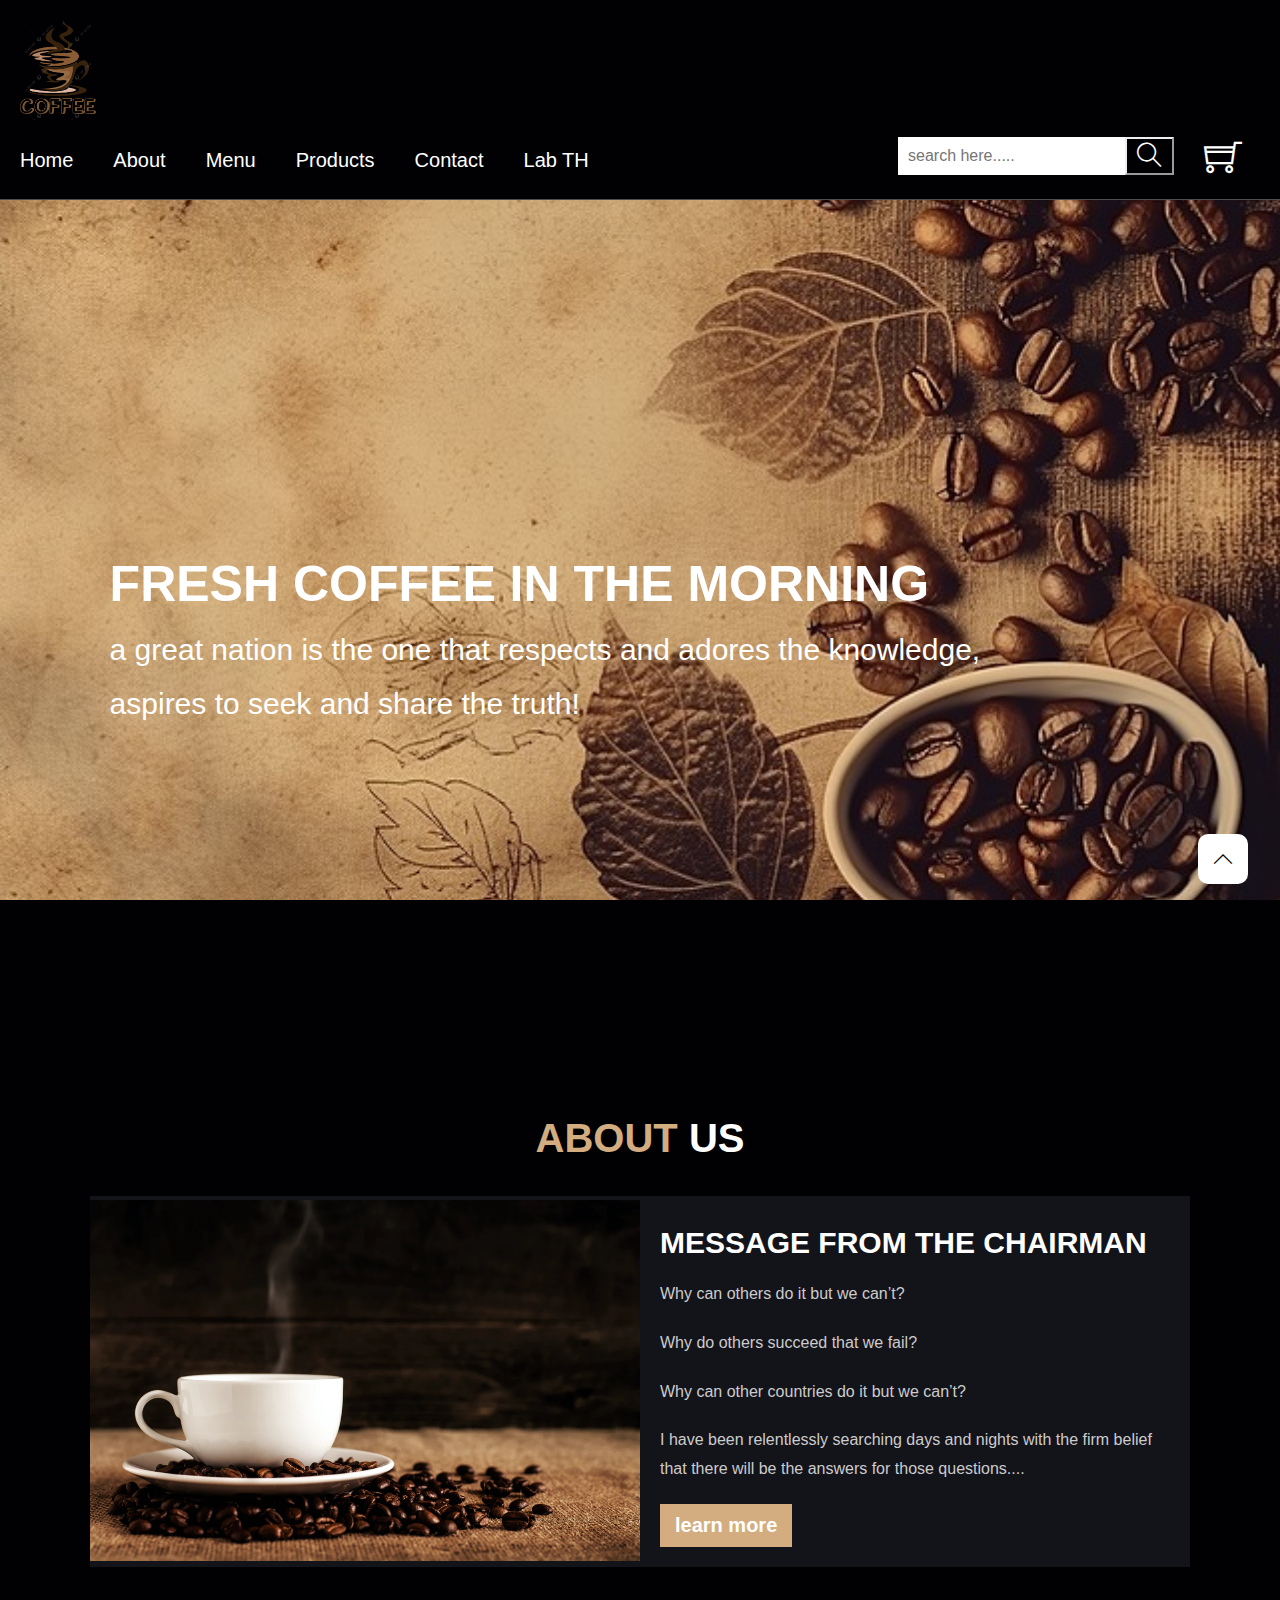
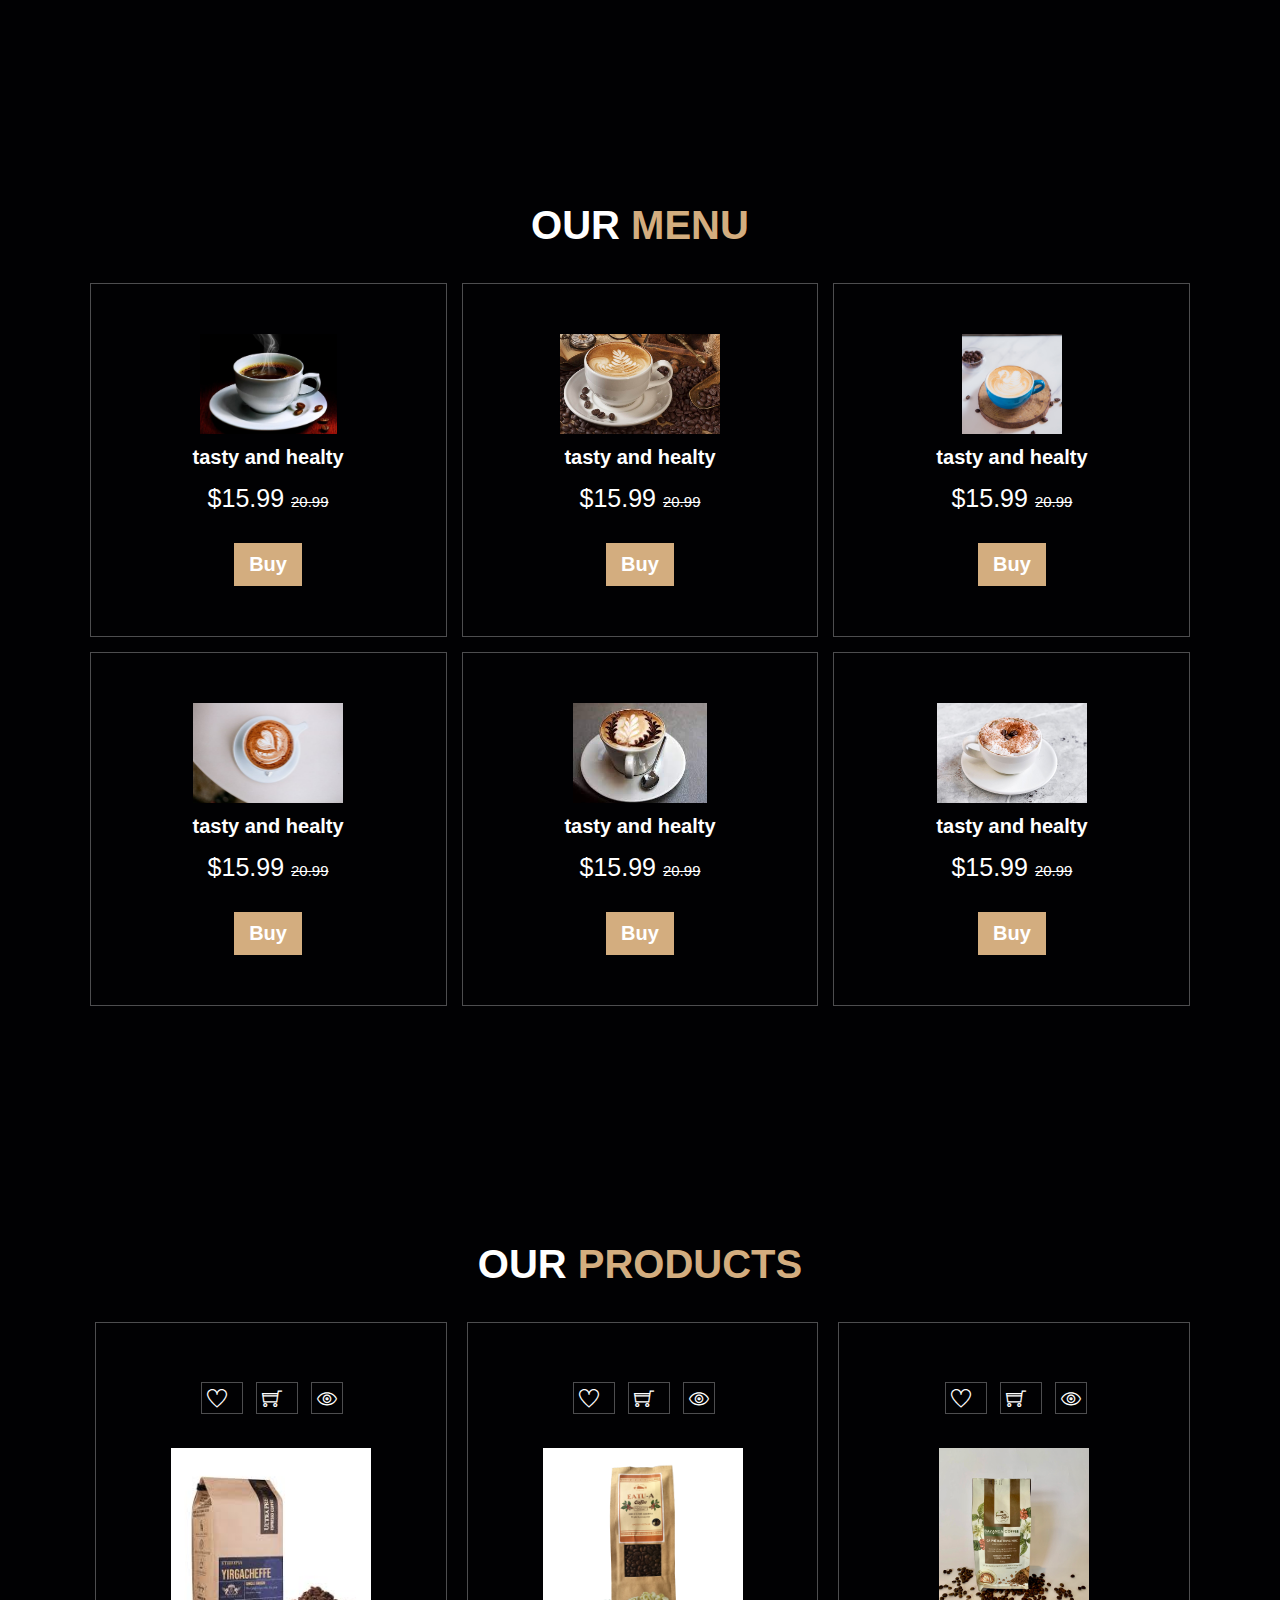
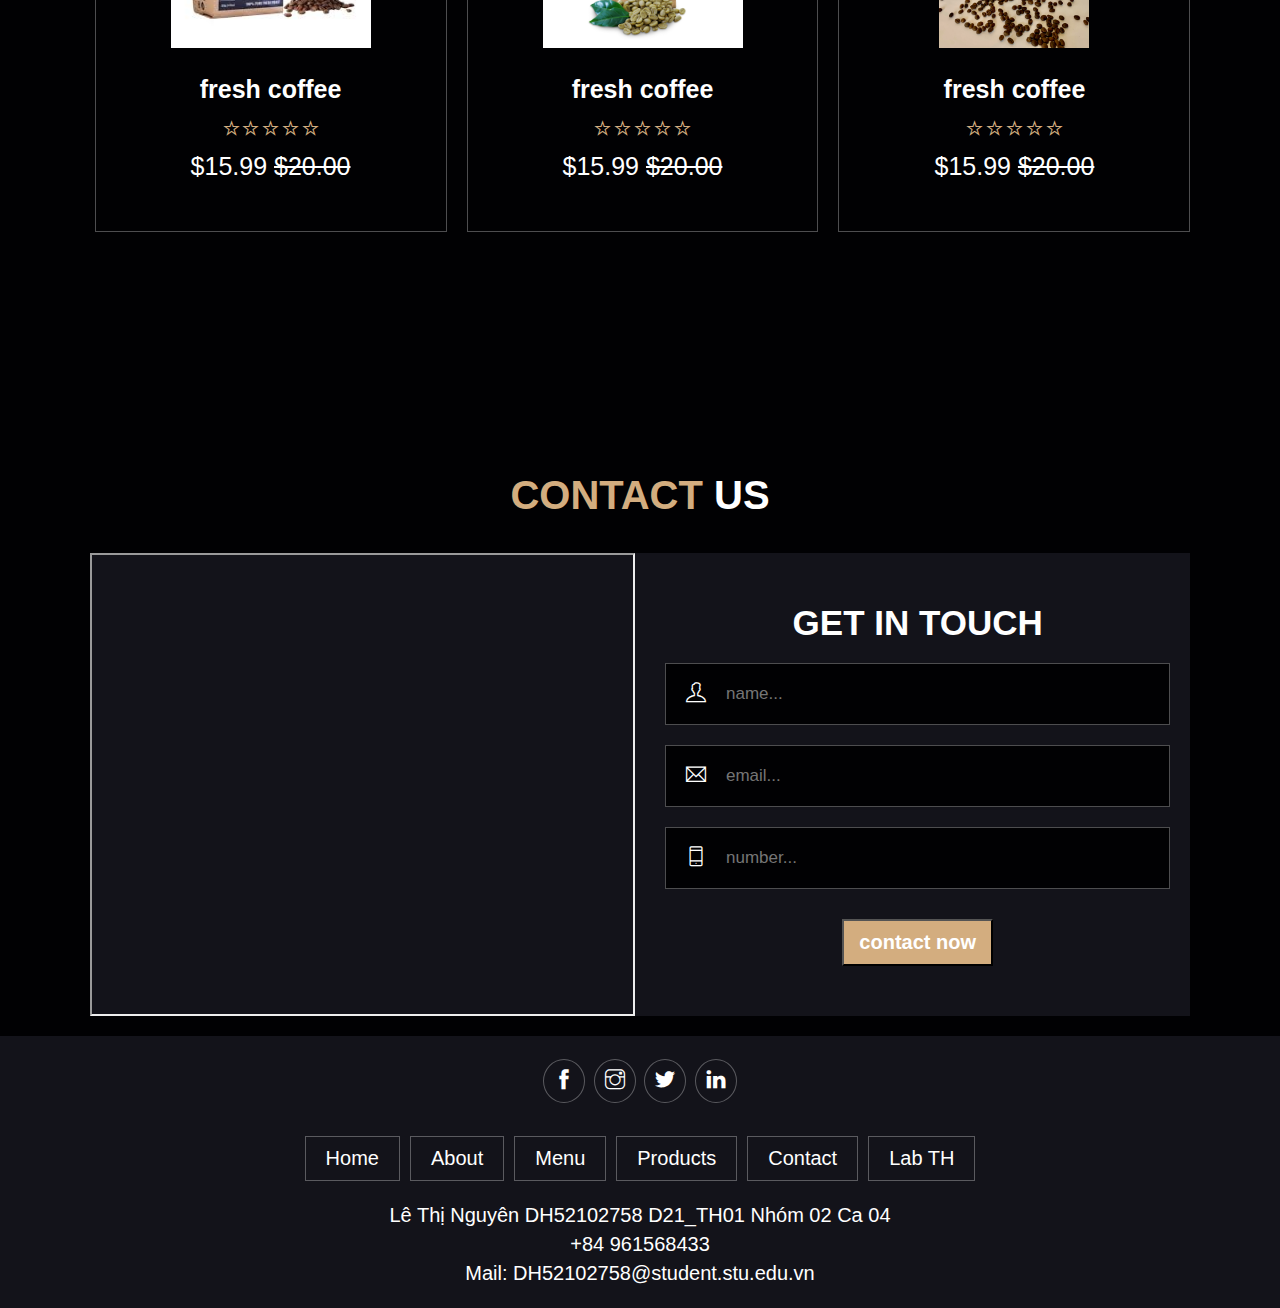
<file: index.html>
<!DOCTYPE html>
<html lang="en">
<head>
    <meta charset="UTF-8">
    <meta name="viewport" content="width=device-width, initial-scale=1.0">
    <title>TheCoffee79</title>
    <link rel="stylesheet" href="https://cdnjs.cloudflare.com/ajax/libs/font-awesome/6.5.2/css/all.min.css">
    <link rel="stylesheet" href="./css/style.css">
    <link rel="stylesheet" href="./css/responsive.css">
    <link rel="stylesheet" href="./css/font/themify-icons-font/themify-icons/themify-icons.css">
</head>
<body>



<!-- header star -->
<header id="header" class="header">
    <a href="index.html" class="logo">
        <img src="./images/logo2.png" alt="">
    </a>

    <nav class="navbar">
        <a href="#home">Home</a>
        <a href="#about">About</a>
        <a href="#menu">Menu</a>
        <a href="#products">Products</a>
        <a href="#contact">Contact</a>
        <a href="/labth.html">Lab TH</a>
    </nav>


<div class="menu" >
    <ul class="menu-list">
        <li class="list-item"><a href="#home">Home</a></li>
        <li class="list-item"><a href="#about">About</a></li>
        <li class="list-item"><a href="#menu">Menu</a></li>
        <li class="list-item"><a href="#products">Products</a></li>
        <li class="list-item"><a href="#contact">Contact</a></li>
        <li class="list-item"><a href="/labth.html">Lab TH</a></li>
    </ul>

    <div class="icon" >
        <div class="search">
        <input type="text" name="" id="search" placeholder="search here.....">
        <button><i class="ti-search" id="search"></i></button>
        
        <i class="ti-menu" id="menu-btn"></i>
        <i class="ti-search" id="search-btn"></i>
        <i class="ti-shopping-cart" id="cart-btn"></i>
        </div>
    </div>    
</div>

<div class="cart-item-container">
    <div class="cart-item">
        <div><i class="ti-close"></i></div>
        <img src="/images/cafe1_cart.jpg" alt="">
        <div class="content">
            <h3>cart item 01</h3>
            <div>
                <div class="price">$19.99</div>
            </div>
        </div>
    </div>

    <div class="cart-item">
        <div><i class="ti-close"></i></div>
        <img src="/images/cafe2_cart.jpg" alt="">
        <div class="content">
            <h3>cart item 02</h3>
            <div>
                <div class="price">$19.99</div>
            </div>
        </div>
    </div>

    <div class="cart-item">
        <div><i class="ti-close"></i></div>
        <img src="/images/cafe3_cart.jpg" alt="">
        <div class="content">
            <h3>cart item 03</h3>
            <div>
                <div class="price">$19.99</div>
            </div>
        </div>
    </div>

    <div class="cart-item">
        <div><i class="ti-close"></i></div>
        <img src="/images/cafe1_product.jpg" alt="">
        <div class="content">
            <h3>cart item 04</h3>
            <div>
                <div class="price">$19.99</div>
            </div>
        </div>
    </div>

    <a href="#" class="btn">Cart Detail</a>
</div>
</header>

<!-- header end -->

<!-- home start -->
<section class="home" id="home">
    <div class="content">
        <h3>fresh coffee in the morning</h3>
        <p>A GREAT NATION IS THE ONE THAT RESPECTS AND ADORES THE KNOWLEDGE,
             ASPIRES TO SEEK AND SHARE THE TRUTH!</p>
        <!-- <a href="#" class="btn">get your now</a> -->
    </div>
</section>
<!-- home end-->
<!-- about start -->

<section class="about" id="about">

    <h1 class="heading"><span>about</span> us</h1>
    <div class="row">
        <div class="image">
            <img src="/images/cafe_about.png" alt="">
        </div>
        <div class="content">
            <h3>MESSAGE FROM THE CHAIRMAN</h3>
            <p>Why can others do it but we can’t?</p>
            <p>Why do others succeed that we fail?</p>
            <p>Why can other countries do it but we can’t?</p>
            <p>I have been relentlessly searching days and nights with the 
                firm belief that there will be the answers for those questions....</p>
            
            <a href="about.html" class="btn">learn more</a>
        </div>
    </div>
</section>

<!-- about end-->

<!-- menu start  -->

<section class="menu1" id="menu">

    <h1 class="heading">our <span>menu</span></h1>

    <div class="box-container1">
        <div class="box" >
            <img src="./images/cafe1_menu.jpg" alt="">
            <h3>tasty and healty</h3>
            <div class="price">$15.99 <span>20.99</span></div>
            <a href="#" class="btn">Buy</a>
        </div>

        <div class="box">
            <img src="./images/cafe2_menu.jpg" alt="">
            <h3>tasty and healty</h3>
            <div class="price">$15.99 <span>20.99</span></div>
            <a href="#" class="btn">Buy</a>
        </div>        

        <div class="box">
            <img src="./images/cafe3_menu.jpg" alt="">
            <h3>tasty and healty</h3>
            <div class="price">$15.99 <span>20.99</span></div>
            <a href="#" class="btn">Buy</a>
        </div>
        
        <div class="box">
            <img src="./images/cafe4_menu.jpg" alt="">
            <h3>tasty and healty</h3>
            <div class="price">$15.99 <span>20.99</span></div>
            <a href="#" class="btn">Buy</a>
        </div>

        <div class="box">
            <img src="./images/cafe5_menu.jpg" alt="">
            <h3>tasty and healty</h3>
            <div class="price">$15.99 <span>20.99</span></div>
            <a href="#" class="btn">Buy</a>
        </div>

        <div class="box">
            <img src="./images/cafe6_menu.jpg" alt="">
            <h3>tasty and healty</h3>
            <div class="price">$15.99 <span>20.99</span></div>
            <a href="#" class="btn">Buy</a>
        </div>

    </div>
</section>

<!-- menu end  -->

<!-- product start  -->

<section class="products" id="products">
    <h1 class="heading"> our <span>products</span></h1>
    <div class="box-container1">
        <div class="box">
            <div class="icons">
                <a href="#"><i class="ti-heart"> </i></a>
                <a href="#"><i class="ti-shopping-cart"> </i></a>
                <a href="#"><i class="ti-eye"> </i></a>
            </div>

            <div class="image">
                <img src="./images/cafe1_product.jpg" alt="">
            </div>

            <div class="content">
                <h3>fresh coffee</h3>
                <div class="stars">
                    <i class="ti-star"></i>
                    <i class="ti-star"></i>
                    <i class="ti-star"></i>
                    <i class="ti-star"></i>
                    <i class="ti-star"></i>
                </div>

                <div class="price">$15.99 <span>$20.00</span></div>
            </div>
        </div>

        <div class="box">
            <div class="icons">
                <a href="#"><i class="ti-heart"> </i></a>
                <a href="#"><i class="ti-shopping-cart"> </i></a>
                <a href="#"><i class="ti-eye"> </i></a>
            </div>

            <div class="image">
                <img src="./images/cafe2_product.jpg" alt="">
            </div>

            <div class="content">
                <h3>fresh coffee</h3>
                <div class="stars">
                    <i class="ti-star"></i>
                    <i class="ti-star"></i>
                    <i class="ti-star"></i>
                    <i class="ti-star"></i>
                    <i class="ti-star"></i>
                </div>

                <div class="price">$15.99 <span>$20.00</span></div>
            </div>
        </div>

        <div class="box ">
            <div class="icons">
                <a href="#"><i class="ti-heart"> </i></a>
                <a href="#"><i class="ti-shopping-cart"> </i></a>
                <a href="#"><i class="ti-eye"> </i></a>
            </div>

            <div class="image">
                <img src="./images/cafe3_product.jpg" alt="">
            </div>

            <div class="content">
                <h3>fresh coffee</h3>
                <div class="stars">
                    <i class="ti-star"></i>
                    <i class="ti-star"></i>
                    <i class="ti-star"></i>
                    <i class="ti-star"></i>
                    <i class="ti-star"></i>
                </div>

                <div class="price">$15.99 <span>$20.00</span></div>
            </div>
        </div>
    </div>

</section>

<!-- product end  -->

<!-- contact start  -->

<section class="contact" id="contact">

    <h1 class="heading"> <span>contact </span> us</h1>

    <div class="row">
        <iframe class="map" src="https://www.google.com/maps/embed?pb=!1m18!1m12!1m3!1d1688826.9542090723!2d106.11745911097563!3d10.533084224031798!2m3!1f0!2f0!3f0!3m2!1i1024!2i768!4f13.1!3m3!1m2!1s0x317529292e8d3dd1%3A0xf15f5aad773c112b!2zVGjDoG5oIHBo4buRIEjhu5MgQ2jDrSBNaW5oLCBWaeG7h3QgTmFt!5e0!3m2!1svi!2s!4v1714540833799!5m2!1svi!2s"

         allowfullscreen="" loading="lazy" referrerpolicy="no-referrer-when-downgrade"></iframe>

        <form action="">
            <h3>get in touch</h3>
            <div class="inputBox">
                <span><i class="ti-user"></i></span>
                <input type="text" placeholder="name... ">
            </div>

            <div class="inputBox">
                <span><i class="ti-email"></i></span>
                <input type="email" placeholder="email...">
            </div>

            <div class="inputBox">
                <span><i class="ti-mobile"></i></span>
                <input type="number" placeholder="number... ">
            </div>

            <input class="btn" type="submit" value="contact now">
        </form>
    </div>

</section>

<!-- contact end -->

<!-- back to top -->

<a href="#" class="to-top" id="to-top">
    <i class="ti-angle-up"></i>
</a>

<!-- footer start  -->

<footer class="footer">
    <div class="share">
        <a href="#"><i class="ti-facebook"></i></a>
        <a href="#"><i class="ti-instagram"></i></a>
        <a href="#"><i class="ti-twitter-alt"></i></a>
        <a href="#"><i class="ti-linkedin"></i></a>
    </div>

    <div class="link">
        <a href="#home">Home</a>
        <a href="#about">About</a>
        <a href="#menu">Menu</a>
        <a href="#products">Products</a>
        <a href="#contact">Contact</a>
        <a href="labth.html">Lab TH</a>
    </div>

    <div class="credit">Lê Thị Nguyên DH52102758 D21_TH01 Nhóm 02 Ca 04</div>
    <div class="credit">+84 961568433</div>
    <div class="credit">Mail: DH52102758@student.stu.edu.vn</div>


</footer>
<!-- footer end  -->

<script src="./js/main.js"></script>

</body>
</html>
</file>
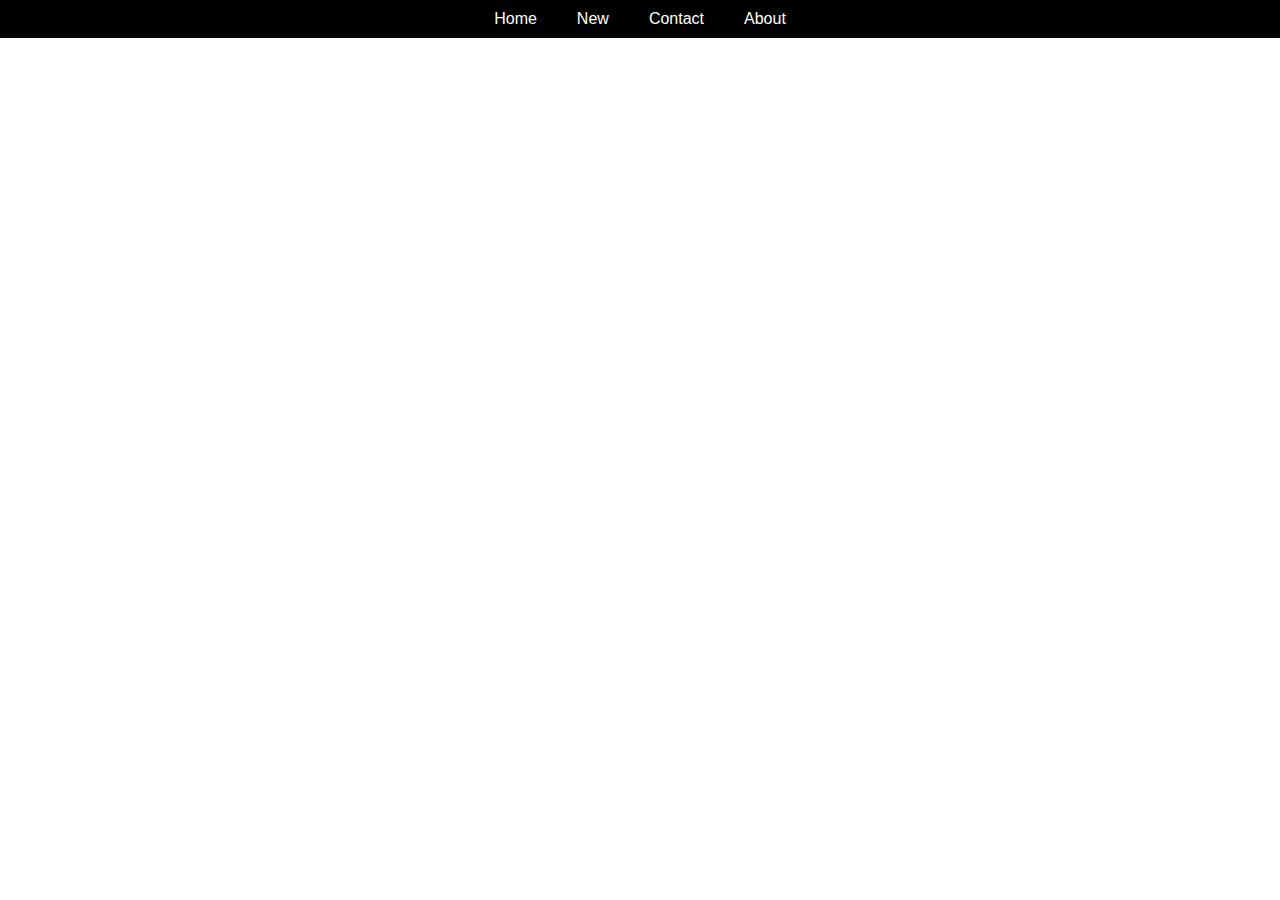
<file: lab06/Bai_1/index.html>
<!DOCTYPE html>
<html lang="en">
<head>
    <meta charset="UTF-8">
    <meta name="viewport" content="width=device-width, initial-scale=1.0">
    <title>Bai 1</title>
    <link rel="stylesheet" href="https://cdn.jsdelivr.net/npm/bootstrap-icons@1.3.0/font/bootstrap-icons.css">
    <link rel="stylesheet" href="./style.css">
</head>
<body>
    <div class="topnav" id="mytopnav">
        <ul>
            <li><a href="">Home</a></li>
            <li><a href="">New</a></li>
            <li><a href="">Contact</a></li>
            <li><a href="">About</a></li>
        </ul>
        <div class="iconnav">
            <i class="bi bi-list"></i>
        </div>
    </div>
</body>
</html>
</file>
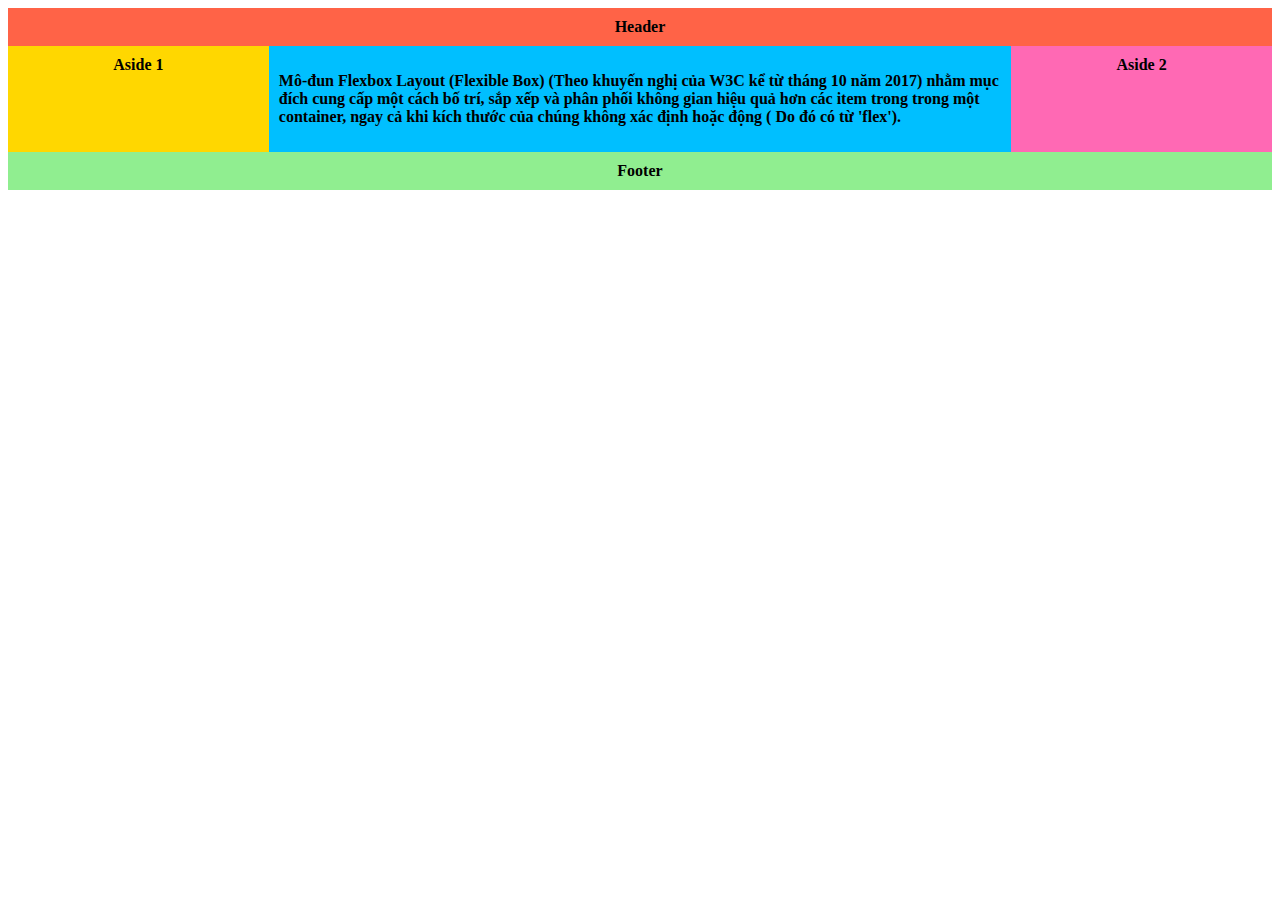
<file: lab06/Bai_2_Minh_hoa_layout/index.html>
<!DOCTYPE html>
<html>

<head>
	<meta http-equiv="Content-Type" content="text/html; charset=utf-8" />
    <link rel="stylesheet" href="css/style.css">
</head>

<body>
    <div class="wrapper">
        <header class="header-flex-2">Header</header>
        <article class="main">
            <p>Mô-đun Flexbox Layout (Flexible Box) (Theo khuyến nghị của W3C kể từ tháng 10 năm 2017) nhằm mục đích
                cung cấp một cách bố trí, sắp xếp và phân phối không gian hiệu quả hơn các item trong trong một
                container, ngay cả khi kích thước của chúng không xác định hoặc động ( Do đó có từ 'flex').</p>
        </article>
        <aside class="aside aside-1">Aside 1</aside>
        <aside class="aside aside-2">Aside 2</aside>
        <footer class="footer-flex-2">Footer</footer>
    </div>
</body>

</html>
</file>
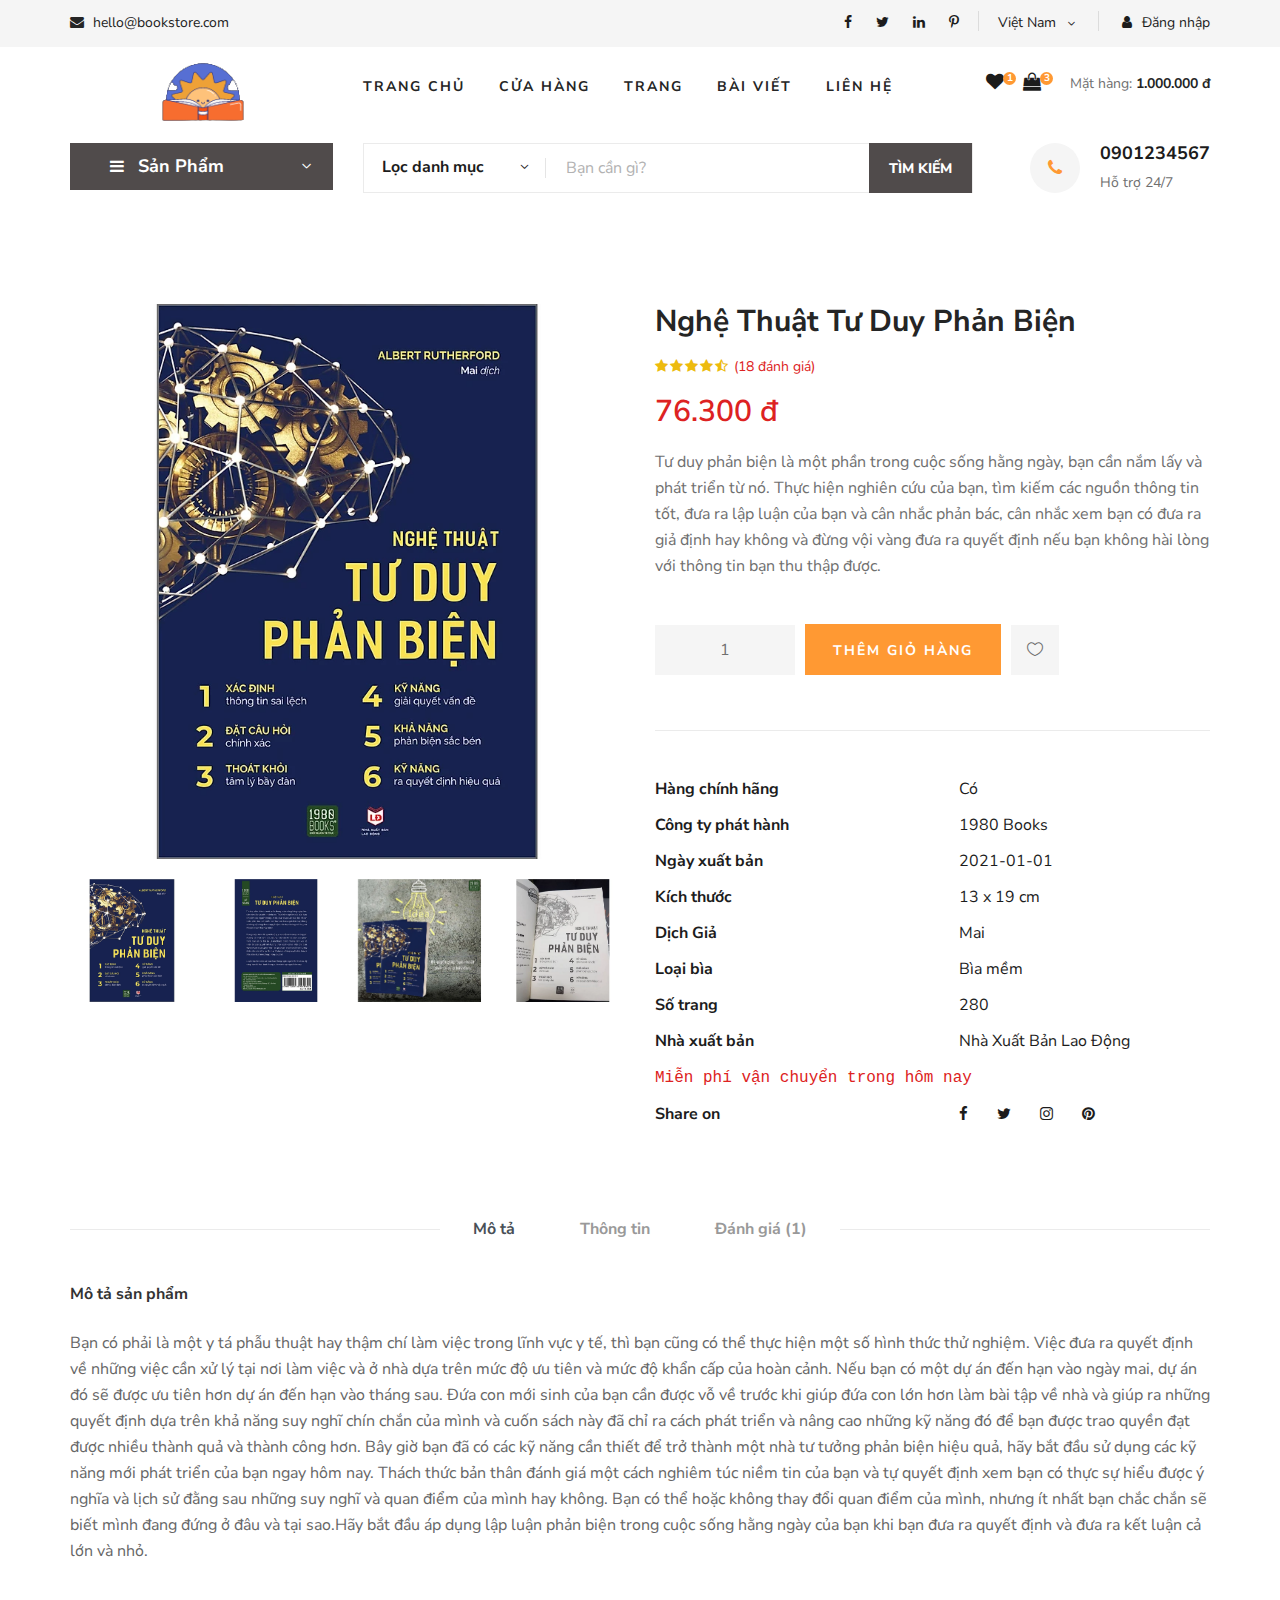
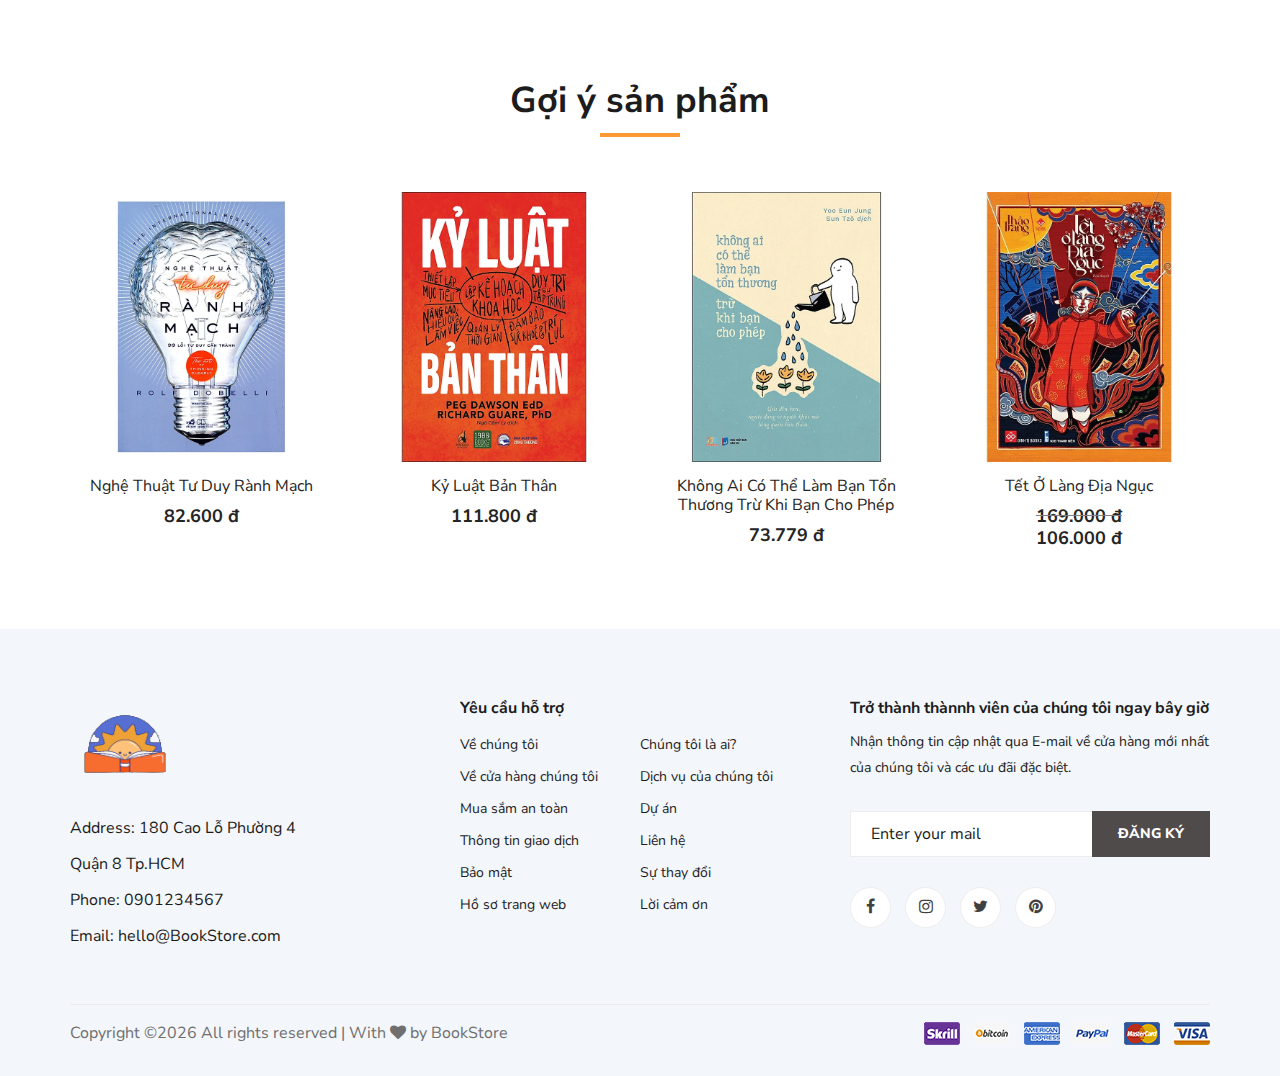
<file: Lab08/Vi_du_2/index.html>
<!DOCTYPE html>
<html lang="zxx">

<head>
    <meta charset="UTF-8">
    <meta name="description" content="Ogani Template">
    <meta name="keywords" content="Ogani, unica, creative, html">
    <meta name="viewport" content="width=device-width, initial-scale=1.0">
    <meta http-equiv="X-UA-Compatible" content="ie=edge">
    <title>Nice | BookStore</title>

    <!-- Google Font -->
    <link href="https://fonts.googleapis.com/css2?family=Nunito Sans:wght@200;300;400;600;900&display=swap" rel="stylesheet">

    <!-- Css Styles -->
    <link rel="stylesheet" href="css/bootstrap.min.css" type="text/css">
    <link rel="stylesheet" href="css/font-awesome.min.css" type="text/css">
    <link rel="stylesheet" href="css/elegant-icons.css" type="text/css">
    <link rel="stylesheet" href="css/nice-select.css" type="text/css">
    <link rel="stylesheet" href="css/jquery-ui.min.css" type="text/css">
    <link rel="stylesheet" href="css/owl.carousel.min.css" type="text/css">
    <link rel="stylesheet" href="css/slicknav.min.css" type="text/css">
    <link rel="stylesheet" href="css/style.css" type="text/css">

    <style>
        .product__details__pic__slider {
            position: relative;
            overflow: hidden;
        }

        .product__details__pic__slider img {
            display: none;
            width: 100%;
            height: auto;
        }

        .button__slide{
            text-align: center;
            padding-top: 10px;
        }
    </style>

    
</head>

<body>
    <!-- Page Preloder -->
    <div id="preloder">
        <div class="loader"></div>
    </div>

    <!-- Humberger Begin -->
    <div class="humberger__menu__overlay"></div>
    <div class="humberger__menu__wrapper">
        <div class="humberger__menu__logo">
            <a href="#"><img src="img/logo.png" alt=""></a>
        </div>
        <div class="humberger__menu__cart">
            <ul>
                <li><a href="#"><i class="fa fa-heart"></i> <span>1</span></a></li>
                <li><a href="#"><i class="fa fa-shopping-bag"></i> <span>3</span></a></li>
            </ul>
            <div class="header__cart__price">Mặt hàng: <span>1.000.000 đ</span></div>
        </div>
        <div class="humberger__menu__widget">
            <div class="header__top__right__language">
                <div>Việt Nam</div>
                <span class="arrow_carrot-down"></span>
                <ul>
                    <li><a href="#">Spanis</a></li>
                    <li><a href="#">English</a></li>
                </ul>
            </div>
            <div class="header__top__right__auth">
                <a href="#"><i class="fa fa-user"></i> Đăng nhập</a>
            </div>
        </div>
        <nav class="humberger__menu__nav mobile-menu">
            <ul>
                <li><a href="./index.html">Trang chủ</a></li>
                <li><a href="./shop-grid.html">Cửa hàng</a></li>
                <li><a href="#">Trang</a>
                    <ul class="header__menu__dropdown">
                        <li><a href="./shop-details.html">Cửa hàng chi tiết</a></li>
                        <li><a href="./shoping-cart.html">Giỏ hàng</a></li>
                        <li><a href="./checkout.html">Thủ tục thanh toán</a></li>
                        <li><a href="./blog-details.html">Chi tiết bài viết</a></li>
                    </ul>
                </li>
                <li><a href="./blog.html">Bài viết</a></li>
                <li><a href="./contact.html">Liên hệ</a></li>
            </ul>
        </nav>
        <div id="mobile-menu-wrap"></div>
        <div class="header__top__right__social">
            <a href="#"><i class="fa fa-facebook"></i></a>
            <a href="#"><i class="fa fa-twitter"></i></a>
            <a href="#"><i class="fa fa-linkedin"></i></a>
            <a href="#"><i class="fa fa-pinterest-p"></i></a>
        </div>
        <div class="humberger__menu__contact">
            <ul>
                <li><i class="fa fa-envelope"></i> hello@bookstore.com</li>
            </ul>
        </div>
    </div>
    <!-- Humberger End -->

    <!-- Header Section Begin -->
    <header class="header">
        <div class="header__top">
            <div class="container">
                <div class="row">
                    <div class="col-lg-6 col-md-6">
                        <div class="header__top__left">
                            <ul>
                                <li><i class="fa fa-envelope"></i> hello@bookstore.com</li>
                            </ul>
                        </div>
                    </div>
                    <div class="col-lg-6 col-md-6">
                        <div class="header__top__right">
                            <div class="header__top__right__social">
                                <a href="#"><i class="fa fa-facebook"></i></a>
                                <a href="#"><i class="fa fa-twitter"></i></a>
                                <a href="#"><i class="fa fa-linkedin"></i></a>
                                <a href="#"><i class="fa fa-pinterest-p"></i></a>
                            </div>
                            <div class="header__top__right__language">
                                <div>Việt Nam</div>
                                <span class="arrow_carrot-down"></span>
                                <ul>
                                    <li><a href="#">Spanis</a></li>
                                    <li><a href="#">English</a></li>
                                </ul>
                            </div>
                            <div class="header__top__right__auth">
                                <a href="#"><i class="fa fa-user"></i> Đăng nhập</a>
                            </div>
                        </div>
                    </div>
                </div>
            </div>
        </div>
        <div class="container">
            <div class="row">
                <div class="col-lg-3">
                    <div class="header__logo">
                        <a href="./index.html"><img src="img/logo.png" alt=""></a>
                    </div>
                </div>
                <div class="col-lg-6">
                    <nav class="header__menu">
                        <ul class="ul-menu">
                            <li><a href="./index.html">Trang chủ</a></li>
                            <li><a href="./shop-grid.html">Cửa hàng</a></li>
                            <li><a href="#">Trang</a>
                                <ul class="header__menu__dropdown">
                                    <li><a href="./shop-details.html">Cửa hàng chi tiết</a></li>
                                    <li><a href="./shoping-cart.html">Giỏ hàng</a></li>
                                    <li><a href="./checkout.html">Thủ tục thanh toán</a></li>
                                    <li><a href="./blog-details.html">Chi tiết bài viết</a></li>
                                </ul>
                            </li>
                            <li><a href="./blog.html">Bài viết</a></li>
                            <li><a href="./contact.html">Liên hệ</a></li>
                        </ul>
                    </nav>
                </div>
                <div class="col-lg-3">
                    <div class="header__cart">
                        <ul>
                            <li><a href="#"><i class="fa fa-heart"></i> <span>1</span></a></li>
                            <li><a href="#"><i class="fa fa-shopping-bag"></i> <span>3</span></a></li>
                        </ul>
                        <div class="header__cart__price">Mặt hàng: <span>1.000.000 đ</span></div>
                    </div>
                </div>
            </div>
            <div class="humberger__open">
                <i class="fa fa-bars"></i>
            </div>
        </div>
    </header>
    <!-- Header Section End -->

    <!-- Hero Section Begin -->
    <section class="hero hero-normal">
        <div class="container">
            <div class="row">
                <div class="col-lg-3">
                    <div class="hero__categories">
                        <div class="hero__categories__all">
                            <i class="fa fa-bars"></i>
                            <span>Sản Phẩm</span>
                        </div>
                        <ul>
                            <li><a href="#">Văn học</a></li>
                            <li><a href="#">Kinh tế</a></li>
                            <li><a href="#">Thiếu nhi</a></li>
                            <li><a href="#">Kĩ năng sống</a></li>
                            <li><a href="#">Giáo khoa</a></li>
                            <li><a href="#">Từ điển</a></li>
                            <li><a href="#">Lịch sử</a></li>
                            <li><a href="#">Y học</a></li>
                            <li><a href="#">Tạp chí</a></li>
                            <li><a href="#">Ngoại ngữ</a></li>
                            <li><a href="#">Giáo trình</a></li>
                        </ul>
                    </div>
                </div>
                <div class="col-lg-9">
                    <div class="hero__search">
                        <div class="hero__search__form">
                            <form action="#">
                                <div class="hero__search__categories">
                                    Lọc danh mục
                                    <span class="arrow_carrot-down"></span>
                                </div>
                                <input type="text" placeholder="Bạn cần gì?">
                                <button type="submit" class="site-btn">TÌM KIẾM</button>
                            </form>
                        </div>
                        <div class="hero__search__phone">
                            <div class="hero__search__phone__icon">
                                <i class="fa fa-phone"></i>
                            </div>
                            <div class="hero__search__phone__text">
                                <h5>0901234567</h5>
                                <span>Hỗ trợ 24/7 </span>
                            </div>
                        </div>
                    </div>
                </div>
            </div>
        </div>
    </section>
    <!-- Hero Section End -->

    <!-- Product Details Section Begin -->
    <section class="product-details spad">
        <div class="container">
            <div class="row">
                <div class="col-lg-6 col-md-6">
                    <div class="product__details__pic">
                        <div class="product__details__pic__item">
                            <img class="product__details__pic__item--large"
                                src="img/product/Book_2.jpg" alt="">
                        </div>
                        <div class="product__details__pic__slider owl-carousel">
                            <img data-imgbigurl="img/product/details/Book_2.jpg"
                                src="img/product/Book_2.jpg" alt="">
                            <img data-imgbigurl="img/product/details/Book_2_details_2.jpg"
                                src="img/product/details/Book_2_details_2.jpg" alt="">
                            <img data-imgbigurl="img/product/details/Book_2_details_1.jpg"
                                src="img/product/details/Book_2_details_1.jpg" alt="">
                            <img data-imgbigurl="img/product/details/Book_2_details_3.jpg"
                                src="img/product/details/Book_2_details_3.jpg" alt="">
                        </div>
                    </div>
                </div>
                <div class="col-lg-6 col-md-6">
                    <div class="product__details__text">
                        <h3>Nghệ Thuật Tư Duy Phản Biện</h3>
                        <div class="product__details__rating">
                            <i class="fa fa-star"></i>
                            <i class="fa fa-star"></i>
                            <i class="fa fa-star"></i>
                            <i class="fa fa-star"></i>
                            <i class="fa fa-star-half-o"></i>
                            <span>(18 đánh giá)</span>
                        </div>
                        <div class="product__details__price">76.300 đ</div>
                        <p>Tư duy phản biện là một phần trong cuộc sống hằng ngày, bạn cần nắm lấy và phát triển từ nó.
                             Thực hiện nghiên cứu của bạn, tìm kiếm các nguồn thông tin tốt, đưa ra lập luận của bạn và cân nhắc phản bác, 
                             cân nhắc xem bạn có đưa ra giả định hay không và đừng vội vàng đưa ra quyết định nếu bạn không hài lòng với 
                             thông tin bạn thu thập được.</p>
                        <div class="product__details__quantity">
                            <div class="quantity">
                                <div class="pro-qty">
                                    <input type="text" value="1">
                                </div>
                            </div>
                        </div>
                        <a href="#" class="primary-btn">Thêm giỏ hàng</a>
                        <a href="#" class="heart-icon"><span class="icon_heart_alt"></span></a>
                        <ul>
                            <li><b>Hàng chính hãng</b> <span>Có</span></li>
                            <li><b>Công ty phát hành</b> <span>1980 Books</span></li>
                            <li><b>Ngày xuất bản</b> <span>2021-01-01</span></li>
                            <li><b>Kích thước</b> <span>13 x 19 cm </span></li>
                            <li><b>Dịch Giả</b> <span>Mai</span></li>
                            <li><b>Loại bìa</b> <span>Bìa mềm</span></li>
                            <li><b>Số trang</b> <span>280</span></li>
                            <li><b>Nhà xuất bản</b> <span>Nhà Xuất Bản Lao Động</span></li>
                            <li><span><samp>Miễn phí vận chuyển trong hôm nay</samp></span></li>
                            <li><b>Share on</b>
                                <div class="share">
                                    <a href="#"><i class="fa fa-facebook"></i></a>
                                    <a href="#"><i class="fa fa-twitter"></i></a>
                                    <a href="#"><i class="fa fa-instagram"></i></a>
                                    <a href="#"><i class="fa fa-pinterest"></i></a>
                                </div>
                            </li>
                        </ul>
                    </div>
                </div>
                <div class="col-lg-12">
                    <div class="product__details__tab">
                        <ul class="nav nav-tabs" role="tablist">
                            <li class="nav-item">
                                <a class="nav-link active" data-toggle="tab" href="#tabs-1" role="tab"
                                    aria-selected="true">Mô tả</a>
                            </li>
                            <li class="nav-item">
                                <a class="nav-link" data-toggle="tab" href="#tabs-2" role="tab"
                                    aria-selected="false">Thông tin</a>
                            </li>
                            <li class="nav-item">
                                <a class="nav-link" data-toggle="tab" href="#tabs-3" role="tab"
                                    aria-selected="false">Đánh giá <span>(1)</span></a>
                            </li>
                        </ul>
                        <div class="tab-content">
                            <div class="tab-pane active" id="tabs-1" role="tabpanel">
                                <div class="product__details__tab__desc">
                                    <h6>Mô tả sản phẩm</h6>
                                    <p>Bạn có phải là một y tá phẫu thuật hay thậm chí làm việc trong lĩnh vực y tế, thì bạn cũng có thể thực hiện một số hình thức thử nghiệm. Việc đưa ra quyết định về những việc cần xử lý tại nơi làm việc và ở nhà dựa trên mức độ ưu tiên và mức độ khẩn cấp của hoàn cảnh.

                                        Nếu bạn có một dự án đến hạn vào ngày mai, dự án đó sẽ được ưu tiên hơn dự án đến hạn vào tháng sau.
                                         Đứa con mới sinh của bạn cần được vỗ về trước khi giúp đứa con lớn hơn làm bài tập về nhà và giúp ra những quyết định dựa trên 
                                         khả năng suy nghĩ chín chắn của mình và cuốn sách này đã chỉ ra cách phát triển và nâng cao những kỹ năng đó để bạn được trao
                                          quyền đạt được nhiều thành quả và thành công hơn. Bây giờ bạn đã có các kỹ năng cần thiết để trở thành một nhà tư tưởng phản
                                          biện hiệu quả, hãy bắt đầu sử dụng các kỹ năng mới phát triển của bạn ngay hôm nay. Thách thức bản thân đánh giá một cách nghiêm
                                           túc niềm tin của bạn và tự quyết định xem bạn có thực sự hiểu được ý nghĩa và lịch sử đằng sau những suy nghĩ và quan điểm của
                                           mình hay không. Bạn có thể hoặc không thay đổi quan điểm của mình, nhưng ít nhất bạn chắc chắn sẽ biết mình đang đứng ở đâu và
                                         tại sao.Hãy bắt đầu áp dụng lập luận phản biện trong cuộc sống hằng ngày của bạn khi bạn đưa ra quyết định và đưa ra kết luận cả lớn và nhỏ.</p>
                                </div>
                            </div>
                            <div class="tab-pane" id="tabs-2" role="tabpanel">
                                <div class="product__details__tab__desc">
                                    <h6>Thông tin sản phẩm</h6>
                                        Về sản phẩm: (39 tích cực, 2 tiêu cực)
                                        <li>
                                            Hầu hết người mua hài lòng với chất lượng sách, đánh giá sách là hay, hữu ích và đáng mua.
                                        </li>
                                        <li>
                                            Một số nhận xét cho biết sách có nội dung tốt, đẹp, in rõ và dễ mang đi.
                                        </li>
                                        <li>
                                            Tuy nhiên, có một số ý kiến cho rằng sách có lối viết đơn giản, không phù hợp với người đã qua công việc kinh doanh.
                                        </li>
                                        Về dịch vụ: (32 tích cực, 2 tiêu cực)
                                        <li>
                                            Đa số khách hàng hài lòng với giao hàng nhanh, đóng gói cẩn thận và dịch vụ hỗ trợ sau bán hàng.
                                        </li>
                                        <li>
                                            Một số nhận xét cho biết nhân viên giao hàng nhiệt tình, vui vẻ và dịch vụ TikiNow được đánh giá tích cực.
                                        </li>
                                        <li>
                                            Tuy nhiên, có một số ý kiến cho rằng khâu đóng gói cẩu thả và có sách bị cong và mòn.
                                        </li>
                                </div>
                            </div>
                            <div class="tab-pane" id="tabs-3" role="tabpanel">
                                <div class="product__details__tab__desc">
                                    <h6>Đánh giá sản phẩm </h6>
                                    <p>Hãy nghĩ đến coi tư duy phản biện như một cơ hội để tương tác với những người khác và tìm hiểu quan điểm của họ. 
                                        Đánh giá những gì người khác nói và xem xét các nguồn thông tin để quyết định xem chúng có xứng đáng hay không.
                                         “Nghệ thuật tư duy phản biện” là một tài liệu tuyệt vời giúp bạn học được những kỹ năng đó và bạn có thể tham khảo lại khi cần.
                                         Hãy nhớ rằng, hơn bất cứ điều gì, hãy rèn luyện kỹ năng tư duy phản biện của bạn, và bạn không bao giờ có thể sai lầm.</p>
                                </div>
                            </div>
                        </div>
                    </div>
                </div>
            </div>
        </div>
    </section>
    <!-- Product Details Section End -->

    <!-- Related Product Section Begin -->
    <section class="related-product">
        <div class="container">
            <div class="row">
                <div class="col-lg-12">
                    <div class="section-title related__product__title">
                        <h2>Gợi ý sản phẩm</h2>
                    </div>
                </div>
            </div>
            <div class="row">
                <div class="col-lg-3 col-md-4 col-sm-6">
                    <div class="product__item">
                        <div class="product__item__pic set-bg" data-setbg="img/product/Book_1.webp">
                            <ul class="product__item__pic__hover">
                                <li><a href="#"><i class="fa fa-heart"></i></a></li>
                                <li><a href="#"><i class="fa fa-retweet"></i></a></li>
                                <li><a href="#"><i class="fa fa-shopping-cart"></i></a></li>
                            </ul>
                        </div>
                        <div class="product__item__text">
                            <h6><a href="#">Nghệ Thuật Tư Duy Rành Mạch</a></h6>
                            <h5>82.600 đ</h5>
                        </div>
                    </div>
                </div>
                <div class="col-lg-3 col-md-4 col-sm-6">
                    <div class="product__item">
                        <div class="product__item__pic set-bg" data-setbg="img/product/Book-3.png">
                            <ul class="product__item__pic__hover">
                                <li><a href="#"><i class="fa fa-heart"></i></a></li>
                                <li><a href="#"><i class="fa fa-retweet"></i></a></li>
                                <li><a href="#"><i class="fa fa-shopping-cart"></i></a></li>
                            </ul>
                        </div>
                        <div class="product__item__text">
                            <h6><a href="#">Kỷ Luật Bản Thân</a></h6>
                            <h5>111.800 đ</h5>
                        </div>
                    </div>
                </div>
                <div class="col-lg-3 col-md-4 col-sm-6">
                    <div class="product__item">
                        <div class="product__item__pic set-bg" data-setbg="img/product/Book_4.jpg">
                            <ul class="product__item__pic__hover">
                                <li><a href="#"><i class="fa fa-heart"></i></a></li>
                                <li><a href="#"><i class="fa fa-retweet"></i></a></li>
                                <li><a href="#"><i class="fa fa-shopping-cart"></i></a></li>
                            </ul>
                        </div>
                        <div class="product__item__text">
                            <h6><a href="#">Không Ai Có Thể Làm Bạn Tổn Thương Trừ Khi Bạn Cho Phép</a></h6>
                            <h5>73.779 đ</h5>
                        </div>
                    </div>
                </div>
                <div class="col-lg-3 col-md-4 col-sm-6">
                    <div class="product__item">
                        <div class="product__item__pic set-bg" data-setbg="img/product/Book_5.jpg">
                            <ul class="product__item__pic__hover">
                                <li><a href="#"><i class="fa fa-heart"></i></a></li>
                                <li><a href="#"><i class="fa fa-retweet"></i></a></li>
                                <li><a href="#"><i class="fa fa-shopping-cart"></i></a></li>
                            </ul>
                        </div>
                        <div class="product__item__text">
                            <h6><a href="#">Tết Ở Làng Địa Ngục</a></h6>
                            <div class="text__sale">
                                <h5 >169.000 đ</h5>
                            </div>
                            <h5 class="text__price">106.000 đ</h5>
                        </div>
                    </div>
                </div>
            </div>
        </div>
    </section>
    <!-- Related Product Section End -->

    <!-- Footer Section Begin -->
    <footer class="footer spad">
        <div class="container">
            <div class="row">
                <div class="col-lg-3 col-md-6 col-sm-6">
                    <div class="footer__about">
                        <div class="footer__about__logo">
                            <a href="./index.html"><img src="img/logo.png" alt=""></a>
                        </div>
                        <ul>
                            <li>Address: 180 Cao Lỗ Phường 4 Quận 8 Tp.HCM</li>
                            <li>Phone: 0901234567</li>
                            <li>Email: hello@BookStore.com</li>
                        </ul>
                    </div>
                </div>
                <div class="col-lg-4 col-md-6 col-sm-6 offset-lg-1">
                    <div class="footer__widget">
                        <h6>
                            Yêu cầu hỗ trợ</h6>
                        <ul>
                            <li><a href="#">Về chúng tôi</a></li>
                            <li><a href="#">Về cửa hàng chúng tôi</a></li>
                            <li><a href="#">Mua sắm an toàn</a></li>
                            <li><a href="#">Thông tin giao dịch</a></li>
                            <li><a href="#">Bảo mật</a></li>
                            <li><a href="#">Hồ sơ trang web</a></li>
                        </ul>
                        <ul>
                            <li><a href="#">Chúng tôi là ai?</a></li>
                            <li><a href="#">Dịch vụ của chúng tôi</a></li>
                            <li><a href="#">Dự án</a></li>
                            <li><a href="#">Liên hệ</a></li>
                            <li><a href="#">Sự thay đổi</a></li>
                            <li><a href="#">Lời cảm ơn</a></li>
                        </ul>
                    </div>
                </div>
                <div class="col-lg-4 col-md-12">
                    <div class="footer__widget">
                        <h6>Trở thành thànnh viên của chúng tôi ngay bây giờ</h6>
                        <p>Nhận thông tin cập nhật qua E-mail về cửa hàng mới nhất của chúng tôi và các ưu đãi đặc biệt.</p>
                        <form action="#">
                            <input type="text" placeholder="Enter your mail">
                            <button type="submit" class="site-btn">Đăng ký</button>
                        </form>
                        <div class="footer__widget__social">
                            <a href="#"><i class="fa fa-facebook"></i></a>
                            <a href="#"><i class="fa fa-instagram"></i></a>
                            <a href="#"><i class="fa fa-twitter"></i></a>
                            <a href="#"><i class="fa fa-pinterest"></i></a>
                        </div>
                    </div>
                </div>
            </div>
            <div class="row">
                <div class="col-lg-12">
                    <div class="footer__copyright">
                        <div class="footer__copyright__text"><p>
  Copyright &copy;<script>document.write(new Date().getFullYear());</script> All rights reserved | With <i class="fa fa-heart" aria-hidden="true"></i> by BookStore</a>
  </p></div>
                        <div class="footer__copyright__payment"><img src="img/payment-item.png" alt=""></div>
                    </div>
                </div>
            </div>
        </div>
    </footer>
    <!-- Footer Section End -->

    <!-- Js Plugins -->
    <script src="js/jquery-3.3.1.min.js"></script>
    <script src="js/bootstrap.min.js"></script>
    <script src="js/jquery.nice-select.min.js"></script>
    <script src="js/jquery-ui.min.js"></script>
    <script src="js/jquery.slicknav.js"></script>
    <script src="js/mixitup.min.js"></script>
    <script src="js/owl.carousel.min.js"></script>
    <script src="js/main.js"></script>
</body>

</html>
</file>
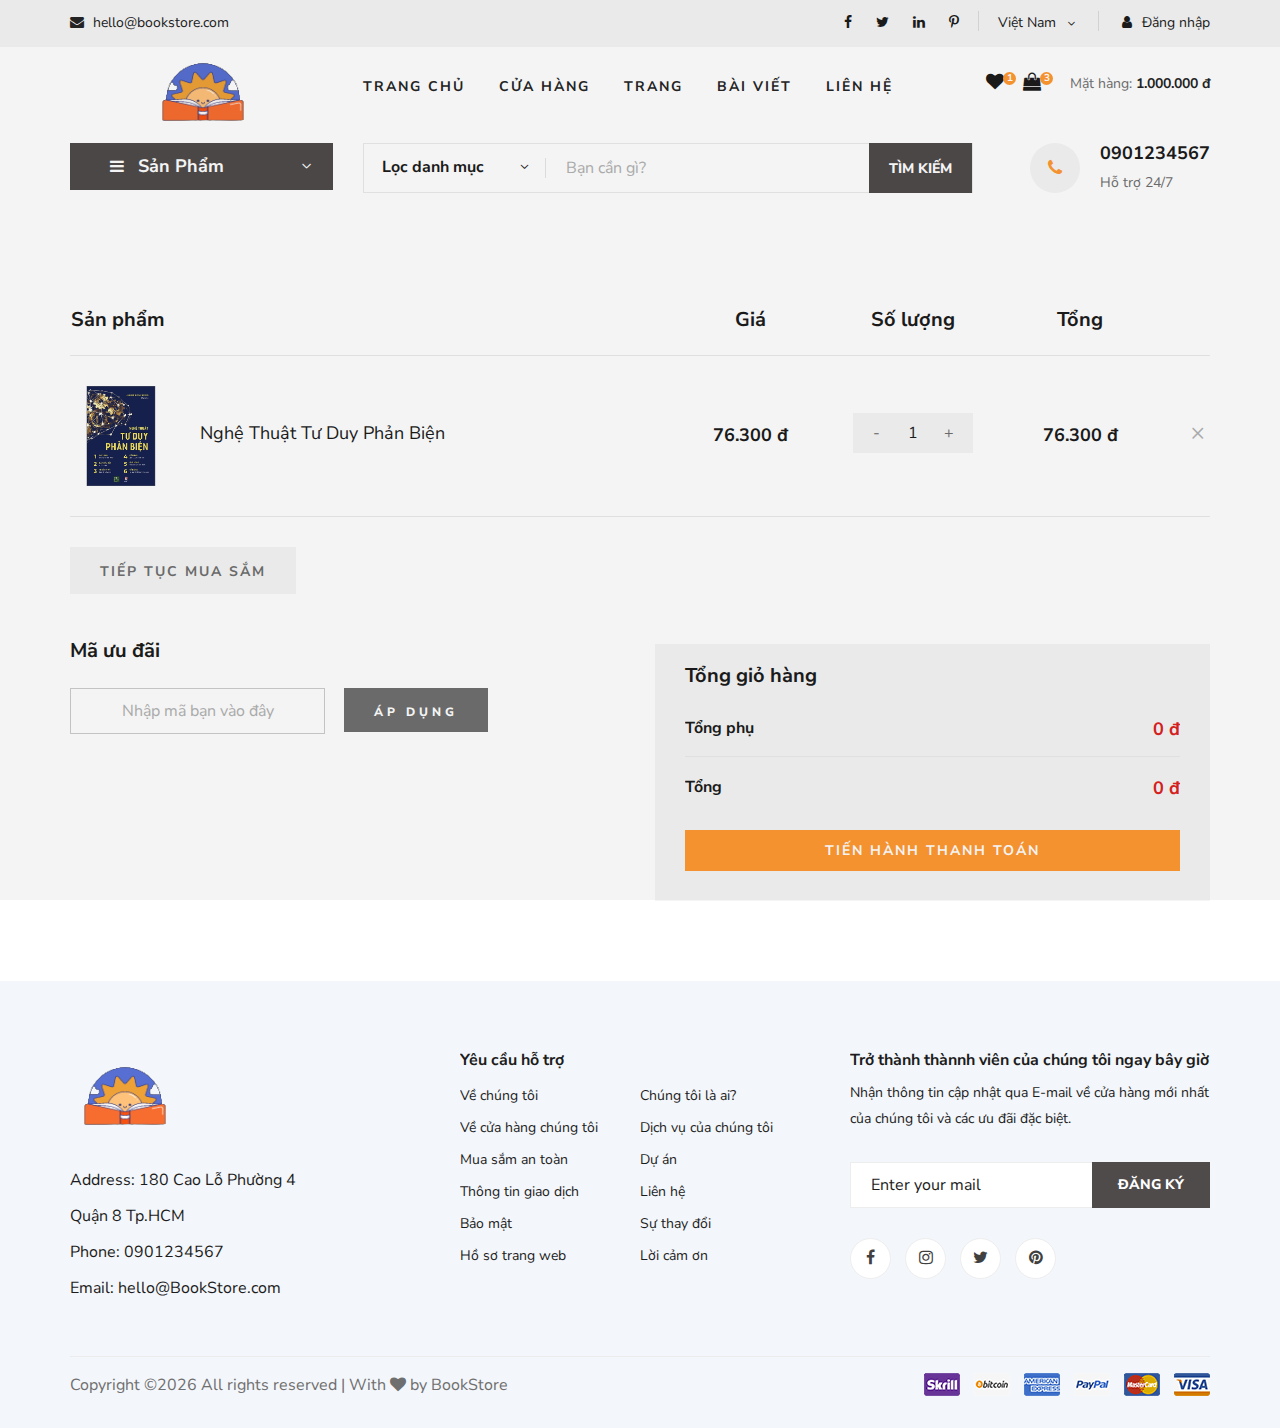
<file: Lab7/demo_bai_2/index.html>
<!DOCTYPE html>
<html lang="zxx">

<head>
    <meta charset="UTF-8">
    <meta name="description" content="Ogani Template">
    <meta name="keywords" content="Ogani, unica, creative, html">
    <meta name="viewport" content="width=device-width, initial-scale=1.0">
    <meta http-equiv="X-UA-Compatible" content="ie=edge">
    <title>Nice | BookStore</title>
    
    <!-- Google Font -->
    <link href="https://fonts.googleapis.com/css2?family=Nunito Sans:wght@200;300;400;600;900&display=swap" rel="stylesheet">
    
    <!-- Css Styles -->
    <link rel="stylesheet" href="css/bootstrap.min.css" type="text/css">
    <link rel="stylesheet" href="css/font-awesome.min.css" type="text/css">
    <link rel="stylesheet" href="css/elegant-icons.css" type="text/css">
    <link rel="stylesheet" href="css/nice-select.css" type="text/css">
    <link rel="stylesheet" href="css/jquery-ui.min.css" type="text/css">
    <link rel="stylesheet" href="css/owl.carousel.min.css" type="text/css">
    <link rel="stylesheet" href="css/slicknav.min.css" type="text/css">
    <link rel="stylesheet" href="css/style.css" type="text/css">


</head>

<body>
    <!-- Page Preloder -->
    <div id="preloder">
        <div class="loader"></div>
    </div>

    <!-- Humberger Begin -->
    <div class="humberger__menu__overlay"></div>
    <div class="humberger__menu__wrapper">
        <div class="humberger__menu__logo">
            <a href="#"><img src="img/logo.png" alt=""></a>
        </div>
        <div class="humberger__menu__cart">
            <ul>
                <li><a href="#"><i class="fa fa-heart"></i> <span>1</span></a></li>
                <li><a href="#"><i class="fa fa-shopping-bag"></i> <span>3</span></a></li>
            </ul>
            <div class="header__cart__price">Mặt hàng: <span>1.000.000 đ</span></div>
        </div>
        <div class="humberger__menu__widget">
            <div class="header__top__right__language">
                <div>Việt Nam</div>
                <span class="arrow_carrot-down"></span>
                <ul>
                    <li><a href="#">Spanis</a></li>
                    <li><a href="#">English</a></li>
                </ul>
            </div>
            <div class="header__top__right__auth">
                <a href="#"><i class="fa fa-user"></i> Đăng nhập</a>
            </div>
        </div>
        <nav class="humberger__menu__nav mobile-menu">
            <ul>
                <li><a href="./index.html">Trang chủ</a></li>
                <li><a href="./shop-grid.html">Cửa hàng</a></li>
                <li><a href="#">Trang</a>
                    <ul class="header__menu__dropdown">
                        <li><a href="./shop-details.html">Cửa hàng chi tiết</a></li>
                        <li><a href="./shoping-cart.html">Giỏ hàng</a></li>
                        <li><a href="./checkout.html">Thủ tục thanh toán</a></li>
                        <li><a href="./blog-details.html">Chi tiết bài viết</a></li>
                    </ul>
                </li>
                <li><a href="./blog.html">Bài viết</a></li>
                <li><a href="./contact.html">Liên hệ</a></li>
            </ul>
        </nav>
        <div id="mobile-menu-wrap"></div>
        <div class="header__top__right__social">
            <a href="#"><i class="fa fa-facebook"></i></a>
            <a href="#"><i class="fa fa-twitter"></i></a>
            <a href="#"><i class="fa fa-linkedin"></i></a>
            <a href="#"><i class="fa fa-pinterest-p"></i></a>
        </div>
        <div class="humberger__menu__contact">
            <ul>
                <li><i class="fa fa-envelope"></i> hello@bookstore.com</li>
            </ul>
        </div>
    </div>
    <!-- Humberger End -->

    <!-- Header Section Begin -->
    <header class="header">
        <div class="header__top">
            <div class="container">
                <div class="row">
                    <div class="col-lg-6 col-md-6">
                        <div class="header__top__left">
                            <ul>
                                <li><i class="fa fa-envelope"></i> hello@bookstore.com</li>
                            </ul>
                        </div>
                    </div>
                    <div class="col-lg-6 col-md-6">
                        <div class="header__top__right">
                            <div class="header__top__right__social">
                                <a href="#"><i class="fa fa-facebook"></i></a>
                                <a href="#"><i class="fa fa-twitter"></i></a>
                                <a href="#"><i class="fa fa-linkedin"></i></a>
                                <a href="#"><i class="fa fa-pinterest-p"></i></a>
                            </div>
                            <div class="header__top__right__language">
                                <div>Việt Nam</div>
                                <span class="arrow_carrot-down"></span>
                                <ul>
                                    <li><a href="#">Spanis</a></li>
                                    <li><a href="#">English</a></li>
                                </ul>
                            </div>
                            <div class="header__top__right__auth">
                                <a href="#"><i class="fa fa-user"></i> Đăng nhập</a>
                            </div>
                        </div>
                    </div>
                </div>
            </div>
        </div>
        <div class="container">
            <div class="row">
                <div class="col-lg-3">
                    <div class="header__logo">
                        <a href="./index.html"><img src="img/logo.png" alt=""></a>
                    </div>
                </div>
                <div class="col-lg-6">
                    <nav class="header__menu">
                        <ul class="ul-menu">
                            <li><a href="./index.html">Trang chủ</a></li>
                            <li><a href="./shop-grid.html">Cửa hàng</a></li>
                            <li><a href="#">Trang</a>
                                <ul class="header__menu__dropdown">
                                    <li><a href="./shop-details.html">Cửa hàng chi tiết</a></li>
                                    <li><a href="./shoping-cart.html">Giỏ hàng</a></li>
                                    <li><a href="./checkout.html">Thủ tục thanh toán</a></li>
                                    <li><a href="./blog-details.html">Chi tiết bài viết</a></li>
                                </ul>
                            </li>
                            <li><a href="./blog.html">Bài viết</a></li>
                            <li><a href="./contact.html">Liên hệ</a></li>
                        </ul>
                    </nav>
                </div>
                <div class="col-lg-3">
                    <div class="header__cart">
                        <ul>
                            <li><a href="#"><i class="fa fa-heart"></i> <span>1</span></a></li>
                            <li><a href="#"><i class="fa fa-shopping-bag"></i> <span>3</span></a></li>
                        </ul>
                        <div class="header__cart__price">Mặt hàng: <span>1.000.000 đ</span></div>
                    </div>
                </div>
            </div>
            <div class="humberger__open">
                <i class="fa fa-bars"></i>
            </div>
        </div>
    </header>
    <!-- Header Section End -->

    <!-- Hero Section Begin -->
    <section class="hero hero-normal">
        <div class="container">
            <div class="row">
                <div class="col-lg-3">
                    <div class="hero__categories">
                        <div class="hero__categories__all">
                            <i class="fa fa-bars"></i>
                            <span>Sản Phẩm</span>
                        </div>
                        <ul>
                            <li><a href="#">Văn học</a></li>
                            <li><a href="#">Kinh tế</a></li>
                            <li><a href="#">Thiếu nhi</a></li>
                            <li><a href="#">Kĩ năng sống</a></li>
                            <li><a href="#">Giáo khoa</a></li>
                            <li><a href="#">Từ điển</a></li>
                            <li><a href="#">Lịch sử</a></li>
                            <li><a href="#">Y học</a></li>
                            <li><a href="#">Tạp chí</a></li>
                            <li><a href="#">Ngoại ngữ</a></li>
                            <li><a href="#">Giáo trình</a></li>
                        </ul>
                    </div>
                </div>
                <div class="col-lg-9">
                    <div class="hero__search">
                        <div class="hero__search__form">
                            <form action="#">
                                <div class="hero__search__categories">
                                    Lọc danh mục
                                    <span class="arrow_carrot-down"></span>
                                </div>
                                <input type="text" placeholder="Bạn cần gì?">
                                <button type="submit" class="site-btn">TÌM KIẾM</button>
                            </form>
                        </div>
                        <div class="hero__search__phone">
                            <div class="hero__search__phone__icon">
                                <i class="fa fa-phone"></i>
                            </div>
                            <div class="hero__search__phone__text">
                                <h5>0901234567</h5>
                                <span>Hỗ trợ 24/7 </span>
                            </div>
                        </div>
                    </div>
                </div>
            </div>
        </div>
    </section>
    <!-- Hero Section End -->

    <!-- Shoping Cart Section Begin -->
    <section class="shoping-cart spad">
        <div class="container">
            <div class="row">
                <div class="col-lg-12">
                    <div class="shoping__cart__table">
                        <table>
                            <thead>
                                <tr>
                                    <th class="shoping__product">Sản phẩm</th>
                                    <th>Giá</th>
                                    <th>Số lượng</th>
                                    <th>Tổng</th>
                                    <th></th>
                                </tr>
                            </thead>
                            <tbody>
                                <tr>
                                    <td class="shoping__cart__item">
                                        <img src="img/featured/Book_2.jpg" alt="" width="100px">
                                        <h5>Nghệ Thuật Tư Duy Phản Biện</h5>
                                    </td>
                                    <td class="shoping__cart__price">
                                        76.300 đ
                                    </td>
                                    <td class="shoping__cart__quantity">
                                        <div class="quantity">
                                            <div class="pro-qty">
                                                <input value="1" id="quantity" >
                                            </div>
                                        </div>
                                    </td>
                                    <td class="shoping__cart__total" id="total">
                                        76.300 đ
                                    </td>
                                    <td class="shoping__cart__item__close">
                                        <span class="icon_close"></span>
                                    </td>
                                </tr>
                            </tbody>
                        </table>
                    </div>
                </div>
            </div>
            <div class="row">
                <div class="col-lg-12">
                    <div class="shoping__cart__btns">
                        <a href="#" class="primary-btn cart-btn">TIẾP TỤC MUA SẮM</a>
                    </div>
                </div>
                <div class="col-lg-6">
                    <div class="shoping__continue">
                        <div class="shoping__discount">
                            <h5>Mã ưu đãi</h5>
                            <form action="#">
                                <input type="text" placeholder="Nhập mã bạn vào đây">
                                <button type="submit" class="site-btn">ÁP DỤNG</button>
                            </form>
                        </div>
                    </div>
                </div>
                <div class="col-lg-6">
                    <div class="shoping__checkout">
                        <h5>Tổng giỏ hàng</h5>
                        <ul>
                            <li>Tổng phụ <span>0 đ</span></li>
                            <li>Tổng <span>0 đ</span></li>
                        </ul>
                        <a href="#" class="primary-btn">Tiến hành thanh toán</a>
                    </div>
                </div>
            </div>
        </div>
    </section>
    <!-- Shoping Cart Section End -->


    <!-- Footer Section Begin -->
    <footer class="footer spad">
        <div class="container">
            <div class="row">
                <div class="col-lg-3 col-md-6 col-sm-6">
                    <div class="footer__about">
                        <div class="footer__about__logo">
                            <a href="./index.html"><img src="img/logo.png" alt=""></a>
                        </div>
                        <ul>
                            <li>Address: 180 Cao Lỗ Phường 4 Quận 8 Tp.HCM</li>
                            <li>Phone: 0901234567</li>
                            <li>Email: hello@BookStore.com</li>
                        </ul>
                    </div>
                </div>
                <div class="col-lg-4 col-md-6 col-sm-6 offset-lg-1">
                    <div class="footer__widget">
                        <h6>
                            Yêu cầu hỗ trợ</h6>
                        <ul>
                            <li><a href="#">Về chúng tôi</a></li>
                            <li><a href="#">Về cửa hàng chúng tôi</a></li>
                            <li><a href="#">Mua sắm an toàn</a></li>
                            <li><a href="#">Thông tin giao dịch</a></li>
                            <li><a href="#">Bảo mật</a></li>
                            <li><a href="#">Hồ sơ trang web</a></li>
                        </ul>
                        <ul>
                            <li><a href="#">Chúng tôi là ai?</a></li>
                            <li><a href="#">Dịch vụ của chúng tôi</a></li>
                            <li><a href="#">Dự án</a></li>
                            <li><a href="#">Liên hệ</a></li>
                            <li><a href="#">Sự thay đổi</a></li>
                            <li><a href="#">Lời cảm ơn</a></li>
                        </ul>
                    </div>
                </div>
                <div class="col-lg-4 col-md-12">
                    <div class="footer__widget">
                        <h6>Trở thành thànnh viên của chúng tôi ngay bây giờ</h6>
                        <p>Nhận thông tin cập nhật qua E-mail về cửa hàng mới nhất của chúng tôi và các ưu đãi đặc biệt.</p>
                        <form action="#">
                            <input type="text" placeholder="Enter your mail">
                            <button type="submit" class="site-btn">Đăng ký</button>
                        </form>
                        <div class="footer__widget__social">
                            <a href="#"><i class="fa fa-facebook"></i></a>
                            <a href="#"><i class="fa fa-instagram"></i></a>
                            <a href="#"><i class="fa fa-twitter"></i></a>
                            <a href="#"><i class="fa fa-pinterest"></i></a>
                        </div>
                    </div>
                </div>
            </div>
            <div class="row">
                <div class="col-lg-12">
                    <div class="footer__copyright">
                        <div class="footer__copyright__text"><p>
  Copyright &copy;<script>document.write(new Date().getFullYear());</script> All rights reserved | With <i class="fa fa-heart" aria-hidden="true"></i> by BookStore</a>
  </p></div>
                        <div class="footer__copyright__payment"><img src="img/payment-item.png" alt=""></div>
                    </div>
                </div>
            </div>
        </div>
    </footer>
    <!-- Footer Section End -->

    <!-- Js Plugins -->
    <script src="js/jquery-3.3.1.min.js"></script>
    <script src="js/bootstrap.min.js"></script>
    <script src="js/jquery.nice-select.min.js"></script>
    <script src="js/jquery-ui.min.js"></script>
    <script src="js/jquery.slicknav.js"></script>
    <script src="js/mixitup.min.js"></script>
    <script src="js/owl.carousel.min.js"></script>
    <script src="js/main.js"></script>


</body>

</html>
</file>
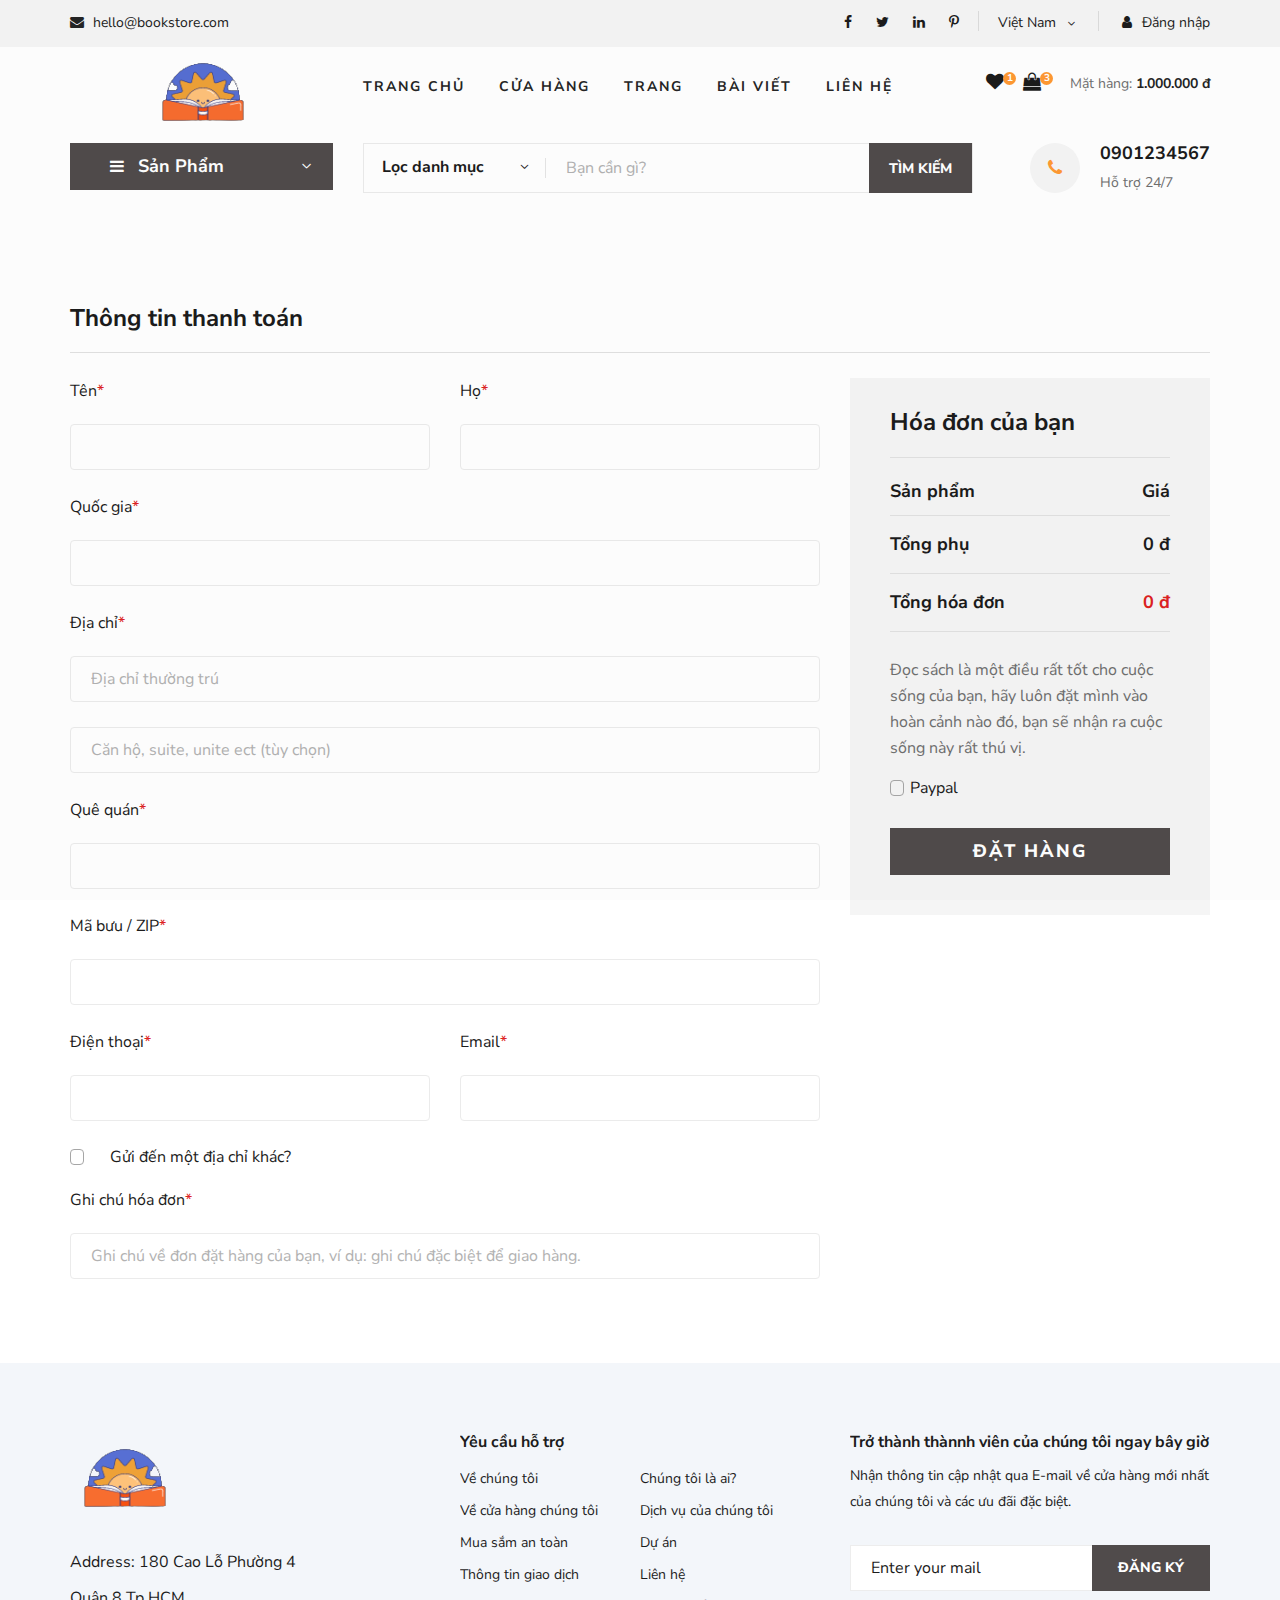
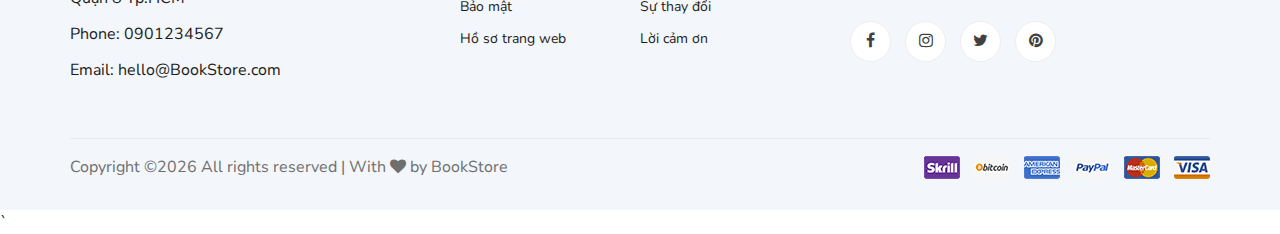
<file: Lab7/Vi_du/index.html>
<!DOCTYPE html>
<html lang="zxx">

<head>
    <meta charset="UTF-8">
    <meta name="description" content="Ogani Template">
    <meta name="keywords" content="Ogani, unica, creative, html">
    <meta name="viewport" content="width=device-width, initial-scale=1.0">
    <meta http-equiv="X-UA-Compatible" content="ie=edge">
    <title>Nice | BookStore</title>
    
    <!-- Google Font -->
    <link href="https://fonts.googleapis.com/css2?family=Nunito Sans:wght@200;300;400;600;900&display=swap" rel="stylesheet">
    
    <!-- Css Styles -->
    <link rel="stylesheet" href="css/bootstrap.min.css" type="text/css">
    <link rel="stylesheet" href="css/font-awesome.min.css" type="text/css">
    <link rel="stylesheet" href="css/elegant-icons.css" type="text/css">
    <link rel="stylesheet" href="css/nice-select.css" type="text/css">
    <link rel="stylesheet" href="css/jquery-ui.min.css" type="text/css">
    <link rel="stylesheet" href="css/owl.carousel.min.css" type="text/css">
    <link rel="stylesheet" href="css/slicknav.min.css" type="text/css">
    <link rel="stylesheet" href="css/style.css" type="text/css">


    <style>
        .error-message {
            color: red;
            font-size: 14px; 
            margin-top: 5px; 
        }
    </style>
</head>

<body>
    <!-- Page Preloder -->
    <div id="preloder">
        <div class="loader"></div>
    </div>

    <!-- Humberger Begin -->
    <div class="humberger__menu__overlay"></div>
    <div class="humberger__menu__wrapper">
        <div class="humberger__menu__logo">
            <a href="#"><img src="img/logo.png" alt=""></a>
        </div>
        <div class="humberger__menu__cart">
            <ul>
                <li><a href="#"><i class="fa fa-heart"></i> <span>1</span></a></li>
                <li><a href="#"><i class="fa fa-shopping-bag"></i> <span>3</span></a></li>
            </ul>
            <div class="header__cart__price">Mặt hàng: <span>1.000.000 đ</span></div>
        </div>
        <div class="humberger__menu__widget">
            <div class="header__top__right__language">
                <div>Việt Nam</div>
                <span class="arrow_carrot-down"></span>
                <ul>
                    <li><a href="#">Spanis</a></li>
                    <li><a href="#">English</a></li>
                </ul>
            </div>
            <div class="header__top__right__auth">
                <a href="#"><i class="fa fa-user"></i> Đăng nhập</a>
            </div>
        </div>
        <nav class="humberger__menu__nav mobile-menu">
            <ul>
                <li><a href="./index.html">Trang chủ</a></li>
                <li><a href="./shop-grid.html">Cửa hàng</a></li>
                <li><a href="#">Trang</a>
                    <ul class="header__menu__dropdown">
                        <li><a href="./shop-details.html">Cửa hàng chi tiết</a></li>
                        <li><a href="./shoping-cart.html">Giỏ hàng</a></li>
                        <li><a href="./checkout.html">Thủ tục thanh toán</a></li>
                        <li><a href="./blog-details.html">Chi tiết bài viết</a></li>
                    </ul>
                </li>
                <li><a href="./blog.html">Bài viết</a></li>
                <li><a href="./contact.html">Liên hệ</a></li>
            </ul>
        </nav>
        <div id="mobile-menu-wrap"></div>
        <div class="header__top__right__social">
            <a href="#"><i class="fa fa-facebook"></i></a>
            <a href="#"><i class="fa fa-twitter"></i></a>
            <a href="#"><i class="fa fa-linkedin"></i></a>
            <a href="#"><i class="fa fa-pinterest-p"></i></a>
        </div>
        <div class="humberger__menu__contact">
            <ul>
                <li><i class="fa fa-envelope"></i> hello@bookstore.com</li>
            </ul>
        </div>
    </div>
    <!-- Humberger End -->

    <!-- Header Section Begin -->
    <header class="header">
        <div class="header__top">
            <div class="container">
                <div class="row">
                    <div class="col-lg-6 col-md-6">
                        <div class="header__top__left">
                            <ul>
                                <li><i class="fa fa-envelope"></i> hello@bookstore.com</li>
                            </ul>
                        </div>
                    </div>
                    <div class="col-lg-6 col-md-6">
                        <div class="header__top__right">
                            <div class="header__top__right__social">
                                <a href="#"><i class="fa fa-facebook"></i></a>
                                <a href="#"><i class="fa fa-twitter"></i></a>
                                <a href="#"><i class="fa fa-linkedin"></i></a>
                                <a href="#"><i class="fa fa-pinterest-p"></i></a>
                            </div>
                            <div class="header__top__right__language">
                                <div>Việt Nam</div>
                                <span class="arrow_carrot-down"></span>
                                <ul>
                                    <li><a href="#">Spanis</a></li>
                                    <li><a href="#">English</a></li>
                                </ul>
                            </div>
                            <div class="header__top__right__auth">
                                <a href="#"><i class="fa fa-user"></i> Đăng nhập</a>
                            </div>
                        </div>
                    </div>
                </div>
            </div>
        </div>
        <div class="container">
            <div class="row">
                <div class="col-lg-3">
                    <div class="header__logo">
                        <a href="./index.html"><img src="img/logo.png" alt=""></a>
                    </div>
                </div>
                <div class="col-lg-6">
                    <nav class="header__menu">
                        <ul class="ul-menu">
                            <li><a href="./index.html">Trang chủ</a></li>
                            <li><a href="./shop-grid.html">Cửa hàng</a></li>
                            <li><a href="#">Trang</a>
                                <ul class="header__menu__dropdown">
                                    <li><a href="./shop-details.html">Cửa hàng chi tiết</a></li>
                                    <li><a href="./shoping-cart.html">Giỏ hàng</a></li>
                                    <li><a href="./checkout.html">Thủ tục thanh toán</a></li>
                                    <li><a href="./blog-details.html">Chi tiết bài viết</a></li>
                                </ul>
                            </li>
                            <li><a href="./blog.html">Bài viết</a></li>
                            <li><a href="./contact.html">Liên hệ</a></li>
                        </ul>
                    </nav>
                </div>
                <div class="col-lg-3">
                    <div class="header__cart">
                        <ul>
                            <li><a href="#"><i class="fa fa-heart"></i> <span>1</span></a></li>
                            <li><a href="#"><i class="fa fa-shopping-bag"></i> <span>3</span></a></li>
                        </ul>
                        <div class="header__cart__price">Mặt hàng: <span>1.000.000 đ</span></div>
                    </div>
                </div>
            </div>
            <div class="humberger__open">
                <i class="fa fa-bars"></i>
            </div>
        </div>
    </header>
    <!-- Header Section End -->

    <!-- Hero Section Begin -->
    <section class="hero hero-normal">
        <div class="container">
            <div class="row">
                <div class="col-lg-3">
                    <div class="hero__categories">
                        <div class="hero__categories__all">
                            <i class="fa fa-bars"></i>
                            <span>Sản Phẩm</span>
                        </div>
                        <ul>
                            <li><a href="#">Văn học</a></li>
                            <li><a href="#">Kinh tế</a></li>
                            <li><a href="#">Thiếu nhi</a></li>
                            <li><a href="#">Kĩ năng sống</a></li>
                            <li><a href="#">Giáo khoa</a></li>
                            <li><a href="#">Từ điển</a></li>
                            <li><a href="#">Lịch sử</a></li>
                            <li><a href="#">Y học</a></li>
                            <li><a href="#">Tạp chí</a></li>
                            <li><a href="#">Ngoại ngữ</a></li>
                            <li><a href="#">Giáo trình</a></li>
                        </ul>
                    </div>
                </div>
                <div class="col-lg-9">
                    <div class="hero__search">
                        <div class="hero__search__form">
                            <form action="#">
                                <div class="hero__search__categories">
                                    Lọc danh mục
                                    <span class="arrow_carrot-down"></span>
                                </div>
                                <input type="text" placeholder="Bạn cần gì?">
                                <button type="submit" class="site-btn">TÌM KIẾM</button>
                            </form>
                        </div>
                        <div class="hero__search__phone">
                            <div class="hero__search__phone__icon">
                                <i class="fa fa-phone"></i>
                            </div>
                            <div class="hero__search__phone__text">
                                <h5>0901234567</h5>
                                <span>Hỗ trợ 24/7 </span>
                            </div>
                        </div>
                    </div>
                </div>
            </div>
        </div>
    </section>
    <!-- Hero Section End -->

     <!-- Checkout Section Begin -->
     <section class="checkout spad">
        <div class="container">
            <div class="checkout__form">
                <h4>Thông tin thanh toán</h4>
                <form id="checkoutForm" action="#">
                    <div class="row">
                        <div class="col-lg-8 col-md-6">
                            <div class="row">
                                <div class="col-lg-6">
                                    <div class="checkout__input">
                                        <p>Tên<span>*</span></p>
                                        <input type="text" id="firstNameInput">
                                        <div class="error-message" id="firstNameErrorMessage"></div>
                                    </div>
                                </div>
                                <div class="col-lg-6">
                                    <div class="checkout__input">
                                        <p>Họ<span>*</span></p>
                                        <input type="text" id="lastNameInput">
                                        <div class="error-message" id="lastNameErrorMessage"></div>
                                    </div>
                                </div>
                            </div>
                            <div class="checkout__input">
                                <p>Quốc gia<span>*</span></p>
                                <input type="text" id="nationInput">
                                <div class="error-message" id="nationErrorMessage"></div>
                            </div>
                            <div class="checkout__input">
                                <p>Địa chỉ<span>*</span></p>
                                <input type="text" placeholder="Địa chỉ thường trú" class="checkout__input__add" id="adresseInput">
                                <div class="error-message" id="adresseErrorMessage"></div>
                                <input type="text" placeholder="Căn hộ, suite, unite ect (tùy chọn)" id="suiteInput">
                                <div class="error-message" id="suiteErrorMessage"></div>
                            </div>
                            <div class="checkout__input">
                                <p>Quê quán<span>*</span></p>
                                <input type="text" id="countryInput">
                                <div class="error-message" id="countryErrorMessage"></div>
                            </div>
                            <div class="checkout__input">
                                <p>Mã bưu / ZIP<span>*</span></p>
                                <input type="text" id="zipInput">
                                <div class="error-message" id="zipErrorMessage"></div>
                            </div>
                            <div class="row">
                                <div class="col-lg-6">
                                    <div class="checkout__input">
                                        <p>Điện thoại<span>*</span></p>
                                        <input type="text" id="numInput">
                                        <div class="error-message" id="numErrorMessage"></div>
                                    </div>
                                </div>
                                <div class="col-lg-6">
                                    <div class="checkout__input">
                                        <p>Email<span>*</span></p>
                                        <input type="text" id="emailInput">
                                        <div class="error-message" id="emailErrorMessage"></div>
                                    </div>
                                </div>
                            </div>
                           
                            <div class="checkout__input__checkbox">
                                <label for="diff-acc">
                                    Gửi đến một địa chỉ khác?
                                    <input type="checkbox" id="diff-acc">
                                    <span class="checkmark"></span>
                                </label>
                            </div>
                            <div class="checkout__input">
                                <p>Ghi chú hóa đơn<span>*</span></p>
                                <input type="text" placeholder="Ghi chú về đơn đặt hàng của bạn, ví dụ: ghi chú đặc biệt để giao hàng." id="noteInput">
                                <div class="error-message" id="noteErrorMessage"></div>
                            </div>
                        </div>
                        <div class="col-lg-4 col-md-6">
                            <div class="checkout__order">
                                <h4>Hóa đơn của bạn</h4>
                                <div class="checkout__order__products">Sản phẩm <span>Giá</span></div>
                               
                                <div class="checkout__order__subtotal">Tổng phụ <span>0 đ</span></div>
                                <div class="checkout__order__total">Tổng hóa đơn <span>0 đ</span></div>
                                <p>Đọc sách là một điều rất tốt cho cuộc sống của bạn, hãy luôn đặt mình vào hoàn cảnh nào đó, bạn sẽ
                                    nhận ra cuộc sống này rất thú vị.
                                </p>
                                <div class="checkout__input__checkbox">
                                    <label for="paypal">
                                        Paypal
                                        <input type="checkbox" id="paypal" onclick="validateCheckBox()">
                                        <span class="checkmark"></span>
                                    </label>
                                </div>
                                <button type="button" class="site-btn" onclick="validateForm()">Đặt hàng</button>
                            </div>
                        </div>
                    </div>
                </form>
            </div>
        </div>
    </section>
    <!-- Checkout Section End -->


    <!-- Footer Section Begin -->
    <footer class="footer spad">
        <div class="container">
            <div class="row">
                <div class="col-lg-3 col-md-6 col-sm-6">
                    <div class="footer__about">
                        <div class="footer__about__logo">
                            <a href="./index.html"><img src="img/logo.png" alt=""></a>
                        </div>
                        <ul>
                            <li>Address: 180 Cao Lỗ Phường 4 Quận 8 Tp.HCM</li>
                            <li>Phone: 0901234567</li>
                            <li>Email: hello@BookStore.com</li>
                        </ul>
                    </div>
                </div>
                <div class="col-lg-4 col-md-6 col-sm-6 offset-lg-1">
                    <div class="footer__widget">
                        <h6>
                            Yêu cầu hỗ trợ</h6>
                        <ul>
                            <li><a href="#">Về chúng tôi</a></li>
                            <li><a href="#">Về cửa hàng chúng tôi</a></li>
                            <li><a href="#">Mua sắm an toàn</a></li>
                            <li><a href="#">Thông tin giao dịch</a></li>
                            <li><a href="#">Bảo mật</a></li>
                            <li><a href="#">Hồ sơ trang web</a></li>
                        </ul>
                        <ul>
                            <li><a href="#">Chúng tôi là ai?</a></li>
                            <li><a href="#">Dịch vụ của chúng tôi</a></li>
                            <li><a href="#">Dự án</a></li>
                            <li><a href="#">Liên hệ</a></li>
                            <li><a href="#">Sự thay đổi</a></li>
                            <li><a href="#">Lời cảm ơn</a></li>
                        </ul>
                    </div>
                </div>
                <div class="col-lg-4 col-md-12">
                    <div class="footer__widget">
                        <h6>Trở thành thànnh viên của chúng tôi ngay bây giờ</h6>
                        <p>Nhận thông tin cập nhật qua E-mail về cửa hàng mới nhất của chúng tôi và các ưu đãi đặc biệt.</p>
                        <form action="#">
                            <input type="text" placeholder="Enter your mail">
                            <button type="submit" class="site-btn">Đăng ký</button>
                        </form>
                        <div class="footer__widget__social">
                            <a href="#"><i class="fa fa-facebook"></i></a>
                            <a href="#"><i class="fa fa-instagram"></i></a>
                            <a href="#"><i class="fa fa-twitter"></i></a>
                            <a href="#"><i class="fa fa-pinterest"></i></a>
                        </div>
                    </div>
                </div>
            </div>
            <div class="row">
                <div class="col-lg-12">
                    <div class="footer__copyright">
                        <div class="footer__copyright__text"><p>
  Copyright &copy;<script>document.write(new Date().getFullYear());</script> All rights reserved | With <i class="fa fa-heart" aria-hidden="true"></i> by BookStore</a>
  </p></div>
                        <div class="footer__copyright__payment"><img src="img/payment-item.png" alt=""></div>
                    </div>
                </div>
            </div>
        </div>
    </footer>
    <!-- Footer Section End -->

    <!-- Js Plugins -->
    <script src="js/jquery-3.3.1.min.js"></script>
    <script src="js/bootstrap.min.js"></script>
    <script src="js/jquery.nice-select.min.js"></script>
    <script src="js/jquery-ui.min.js"></script>
    <script src="js/jquery.slicknav.js"></script>
    <script src="js/mixitup.min.js"></script>
    <script src="js/owl.carousel.min.js"></script>
    <script src="js/main.js"></script>


`
    <!-- JavaScript -->
    <script>
        function validateForm() {
            
            var firstName = firstNameInput.value.trim();
            var email = emailInput.value.trim();
            var lastName = lastNameInput.value.trim();
            var nation = nationInput.value.trim();
            var adresse = adresseInput.value.trim();
            var suite = suiteInput.value.trim();
            var country = countryInput.value.trim();
            var num = numInput.value.trim();
            var note = noteInput.value.trim()
            var zip = zipInput.value.trim();

            var isValid = true;

            if (firstName === '') {
                firstNameErrorMessage.textContent = 'Vui lòng nhập tên của bạn.';
                isValid = false;
            } else {
                firstNameErrorMessage.textContent = '';
            }

            if (lastName === '') {
                lastNameErrorMessage.textContent = 'Vui lòng nhập họ của bạn.';
                isValid = false;
            } else {
                lastNameErrorMessage.textContent = '';
            }
            if (nation === '') {
                nationErrorMessage.textContent = 'Vui lòng nhập quốc gia của bạn.';
                isValid = false;
            } else {
                nationErrorMessage.textContent = '';
            }
            if (adresse === '') {
                adresseErrorMessage.textContent = 'Vui lòng nhập địa chỉ của bạn.';
                isValid = false;
            } else {
                adresseErrorMessage.textContent = '';
            }
            if (country === '') {
                countryErrorMessage.textContent = 'Vui lòng nhập quê quán của bạn.';
                isValid = false;
            } else {
                countryErrorMessage.textContent = '';
            }
            if (suite === '') {
                suiteErrorMessage.textContent = 'Vui lòng nhập nơi ở của bạn.';
                isValid = false;
            } else {
                suiteErrorMessage.textContent = '';
            }
            if (num === '') {
                numErrorMessage.textContent = 'Vui lòng nhập số điện thoại của bạn.';
                isValid = false;
            } else {
                numErrorMessage.textContent = '';
            }
            if (note === '') {
                noteErrorMessage.textContent = 'Vui lòng nhập ghi chú của bạn.';
                isValid = false;
            } else {
                noteErrorMessage.textContent = '';
            }
            if (zip === '') {
                zipErrorMessage.textContent = 'Vui lòng nhập mã bưu của bạn.';
                isValid = false;
            } else {
                zipErrorMessage.textContent = '';
            }

            if (!validateEmail(emailInput.value)) {
                emailErrorMessage.textContent = 'Vui lòng nhập một địa chỉ email hợp lệ.';
                isValid = false;
            } else {
                emailErrorMessage.textContent = '';
            }
            
            if (isValid) {
                alert('Đặt hàng thành công!');
            }

        }
    
        function validateEmail(email) {
            var emailRegex = /\S+@\S+\.\S+/;
            return emailRegex.test(email);
        }
        

        function validateCheckBox(){
            const paymentCheckBox = document.getElementById('paypal')
            if(paymentCheckBox.checked){
                alert('Bạn đã chọn thanh toán payment')
            }
            else{
                alert('Bạn đã bỏ chọn thanh toán payment')
            }
        }
    </script>
    
</body>

</html>
</file>
<file: css/style.css>
:root{
    --main-color : #d3ad7f;
    --black: #13131a;
    --bg: #010103;
    --border: .1rem solid rgba(255,255,255,.3);
}

*{
    margin: 0;
    padding: 0;
    box-sizing: border-box;
}


html{
    font-family: 'Roboto', sans-serif;
    font-size: 62.5%;
    scroll-behavior: smooth; 
}


body{
    background: var(--bg);
}

section{
    padding: 2rem 7%;
    padding-top: 216px;
}

.btn{
    margin-top: 1rem;
    background: var(--main-color);
    color: #fff;
    padding: 10px 15px;
    font-size: 20px;
    font-weight: bold;
    text-decoration: none;
    cursor: pointer;
    display: inline-block;
}
.btn:hover{
    text-decoration: underline;
    color: var(--black);
}

.heading {
    text-align: center;
    color: #fff;
    text-transform: uppercase;
    padding-bottom: 3.5rem;
    font-size: 4rem;
}
.heading span{
    color: var(--main-color);
    text-transform: uppercase;
}


/* header start */
.header{
    height: 200px;
    position:fixed;
    top: 0; left: 0; right: 0;
    background: var(--bg);
    border-bottom: var(--border);
}

.header .logo img{
    height: 100px;
    margin-left: 20px;
    margin-top: 20px;
    
}

.menu{
    display: flex;
    justify-content: space-between;
    align-items: center;
    line-height: 58px;
    
}

.menu-list{
    width: 688px;
    height: 40px;
}
.menu-list, .list-item{
    display: flex;
    list-style: none;
    padding: 0;
    margin: 0;
}

.list-item a{
    font-size: 20px;
    color: white;
    text-decoration: none;
    align-items: center;
    padding: 0 20px;
    text-align: center

}
.list-item a:hover{
    color: var(--main-color);
    text-decoration: underline ;
    padding-bottom: .5rem;
    cursor: pointer;
}


.icon .search input{
    border: none;
}
.icon{
    position: relative;
}
.icon .search{
    position: relative;
}
 .icon .search button i{
    color: white;
    cursor: pointer;
    font-size: 25px;
    padding: 20px 10px;
}

.icon .search button i:hover{
    color: var(--main-color);
}

#menu-btn{
    display: none;
    color: #fff;
}
#menu-btn:hover{
    color: var(--main-color);
}
#search-btn{
    display: none;
    color: #fff;
}

#search-btn:hover{
    color: var(--main-color);
}

.icon #cart-btn{
    color: #fff;
    display: block;
    font-size: 38px;
    margin: 0 15px;
    /* border: var(--border); */
    padding: 0 15px;
}

.icon #cart-btn:hover{
    color: var(--main-color);
}

.icon input{
    height: 100%;
    width: 100%;
    font-size: 1.6rem;
    color: var(--black);
    padding: 1rem;
    text-transform: none;
    margin-right: 0;
    margin-top: 0;
}
.icon input i{
    color: var(--bg);
}
.icon .search {
    width: 100%;
    padding: 5px 8px;
    display: flex;
    margin-top: 10px;
}

.icon .search button{
    background: var(--bg);
    color: var(--main-color);
    border-color: var(--border);
}

.header .cart-item-container{
    position: absolute;
    top: 100%;
    right: 100%;
    height: auto;
    width: 35rem;
    background: #fff;
    padding: 0 1.5rem;
}

.header .cart-item-container.active{
    right: 0;
}

.header .cart-item-container .cart-item{
    position: relative;
    margin: 2rem 0;
    display: flex;
    align-items: center;
    gap: 1.5rem;
}

.header .cart-item-container .cart-item .ti-close{
    position: absolute;
    top: 1rem;
    right: 1rem;
    font-size: 2rem;
    cursor: pointer;
    color: var(--black);
}
.header .cart-item-container .cart-item .ti-close:hover{
    color: var(--main-color);
}

.header .cart-item-container .cart-item img{
    height: 7rem;
}

.header .cart-item-container .content h3{
    font-size: 2rem;
    color: var(--black);
    padding-bottom: .5rem;
}

.header .cart-item-container .content .price{
    font-size: 1.5rem;
    color: var(--black);
}

.header .cart-item-container .btn{
    width: 100%;
    text-align: center;
    margin-bottom: 1rem;
}

/* header end */
/* home start */
.home{
    min-height: 700px;
    display: flex;
    align-items: center;
    background: url(../images/background_header1.jpg) no-repeat;
    background-size: cover;
    background-position: center;
    margin-top: 200px;
}

.home .content{
    max-width: 960px ;
    margin-left: 20px;
}

.home .content h3{
    font-size: 50px;
    text-transform: uppercase;
    color: #fff;
}

.home .content p{
    font-size: 30px;
    font-weight: lighter;
    line-height: 1.8;
    padding: 1rem 0;
    color:  #fff;
    text-transform: lowercase;
}



.home .content a:hover{
    text-decoration: underline;
}
/* home end */

/* about start */



.about .row{
    align-items: center;
    background: var(--black);
    flex-wrap: wrap;
    display: flex;
}

.about .row .image{
    flex: 1 1 45rem;
}

.about .row .image img {
    width: 100%;
}

.about .row .content{
    flex: 1 1 45rem;
    padding: 2rem;
    margin-right: 0;
    width: 50%;
}

.about .row .content h3{
    font-size: 3rem;
    color:#fff;
    line-height: 1.8;
}

.about .row .content p{
    font-size: 1.6rem;
    color:#ccc;
    padding: 1rem 0;
    line-height: 1.8;
}


/* about end */

/* menu start  */

.menu1{
    display: block;
    /* margin-left: 30px; */
    text-align: center;
    height: auto;
}

.menu1 .box-container1{
    display: grid;
    gap: 1.5rem;
    grid-template-columns: repeat(auto-fit, minmax(30rem, 1fr));
}

.menu1 .box-container1 .box{
    padding: 5rem;
    text-align: center;
    border: var(--border);
}

.menu1 .box-container1 .box img{
    height: 10rem;
}

.menu1 .box-container1 .box h3{
    color: #fff;
    font-size: 2rem;
    padding: 1rem 0;
}

.menu1 .box-container1 .box .price{
    color: #fff;
    font-size: 2.5rem;
    padding: .5rem 0;
    margin-bottom: 15px;
}

.menu1 .box-container1 .box .price span{
    color: #fff;
    font-size: 1.5rem;
    text-decoration: line-through;
    font-weight: lighter;
}

.menu1 .box-container1 .box:hover{
    background: #fff;
}

.menu1 .box-container1 .box:hover > *{
    color: var(--black);
}
/* menu end  */

/* product start  */

.products .box-container1{
    display: grid;
    gap: 1.5rem;
    grid-template-columns: repeat(auto-fit, minmax(30rem, 1fr));
}

.products .box-container1 .box{
    text-align: center;
    border: var(--border);
    padding: 2rem;
    display: inline-block;
    padding: 5rem;
    margin-bottom: 5px;
    margin-left: 5px;
}

.products .box-container1 .box .icons a{
    text-decoration: none;
    padding: 5px 5px;
}


.products .box-container1 .box .icons i{
    height: 5rem;
    width: 5rem;
    line-height: 5rem;
    font-size: 2rem;
    border: var(--border);
    padding: 5px 5px;
    color: #fff;
    margin-left: 3px;
    align-items: center;
    
}
.products .box-container1 .box .icons i:hover{
    background: var(--main-color);

}

.products .box-container1 .box .image{
    padding: 2.5rem 0;
}

.products .box-container1 .box .image img{
    height: 20rem ;
}

.products .box-container1 .box .content h3{
    color: #fff;
    font-size:2.5rem ;

}

.products .box-container1 .box .content .stars{
    color: #fff;
    padding: 1.5rem;

}

.products .box-container1 .box .content .stars i{
    font-size: 1.7rem;
    color: var( --main-color);
}

.products .box-container1 .box .content .price{
    color: #fff;
    font-size: 2.5rem;
}
.products .box-container1 .box .content .price span{
    text-decoration: line-through;
    font-size: 2.5rem;
    font-weight: lighter;
}
/* product end */

/* contact start  */
.contact .row{
    display: flex;
    background: var(--black);
    flex-wrap: wrap;
    gap: 1rem;
}

.contact .row .map{
    flex: 1 1 45rem;
    width: 100%;
    object-fit: cover;
}

.contact .row form{
    flex: 1 1 45rem;
    padding: 5rem 2rem;
    text-align: center;
}

.contact .row form h3{
    text-transform: uppercase;
    font-size: 3.5rem;
    color: #fff;
}

.contact .row form .inputBox{
    display: flex;
    align-items: center;
    margin-top: 2rem;
    margin-bottom: 2rem;
    background: var(--bg);
    border: var(--border);
}

.contact .row form .inputBox span{
    color: #fff;
    font-size: 2rem;
    padding-left: 2rem;
    text-align: center;
}

.contact .row form .inputBox input{
    width: 100%;
    padding: 2rem;
    font-size: 1.7rem;
    color: #fff;
    text-transform: none;
    background: none;
    border: none;
}

/* contact end */

/* back to top */

.to-top{
    background: #ffff;
    position: fixed;
    bottom: 16px;
    right: 32px;
    width: 50px;
    height: 50px;
    border-radius: 10px;
    display: flex;
    align-items: center;
    text-decoration: none;
    justify-content: center;
    font-size:20px ;
    font-weight: 50px;
    transition: all .4s;
    color: #010103;
    /* pointer-events: none; */
}


.to-top:active{
    bottom: 32px;
    /* pointer-events: auto; */
    opacity: 1;
}

.to-top:hover{
    background-color: var(--main-color);
}
/* footer stars  */

.footer{
    background: var(--black);
    text-align: center;
    padding: 10px 0;
    padding-bottom: 20px;
}

.footer .share{
    padding: 1rem 0;
}

.footer .share  a{
    height: 5rem;
    width: 5rem;
    line-height: 5rem;
    font-size: 2rem;
    color: #fff;
    border: var(--border);
    margin: .3rem;
    border-radius: 50%;
    text-decoration: none;
    padding: 10px 10px;
}

.footer .share  a:hover{
    background-color: var(--main-color);
}

.footer .link {
    display: flex;
    justify-content: center;
    flex-wrap: wrap;
    padding: 2rem 0;
    gap: 1rem;
}

.footer .link a{
    padding: 1rem 2rem;
    color: #fff;
    border: var(--border);
    font-size: 2rem;
    text-decoration: none;
}

.footer .link a:hover{
    background-color: var(--main-color);
}

.footer .credit{
    font-size: 2rem;
    color: #fff;
    font-weight: lighter;
    padding: 3px;
}
</file>
<file: css/responsive.css>
:root{
    --main-color : #d3ad7f;
    --black: #13131a;
    --bg: #010103;
    --border: .1rem solid rgba(255,255,255,.3);
}

@media (min-width: 1024px){
    .header .navbar{
        display: none;
    }
 
}

@media (min-width: 740px) and (max-width: 1023px) {

    .header .navbar{
        display: none;
    }

    .icon #search {
        display: none;
    }
    
    .search input{
        display: none;
        border: none;
    }
    .search button{
        display: none;
    }
    #search-btn{
        display: block;
        color: #fff;
        font-size: 35px;
        margin: 0 10px;
        padding: 0 5px;
    }
}

@media (max-width: 740px){
    .icon #search {
        display: none;
    }
    
    .search input{
        display: none;
        border: none;
    }

    .search button{
        display: none;
    }
    .home .content{
        max-width: 100%;
        margin-left: 1px;
    }

    .home .content h3{
        font-size: 40px ;
    }

    .menu-list .list-item a{
        display: none;
        
    }
    #search-btn{
        display: block;
        color: #fff;
        font-size: 32px;
        padding-top: 5px;
    }
    #cart-btn{
        padding: 0 10px;
    }

    #menu-btn{
        color: #fff;
        display: block;
        left: -100%;
        top: 0;
        font-size: 32px;
        margin-right: 200px;
    }
    /* them */
    /* .navbar{
        display: none;
    } */

    .header .navbar{
        position: absolute;
        top: 100%;
        left: 100%;
        background: #fff;
        width: 15rem;
    }

    .header .navbar.active{
        left: 0;
    }

    .header .navbar a{
        color: var(--black);
        text-decoration: none;
        margin: 1.5rem;
        padding: .5rem;
        display: block;
        font-size: 20px;
    }

    .header .navbar a:hover{
        text-decoration: underline;
        color: var(--main-color);
    }
}

/* and (max-width: 1023px) */
</file>
<file: css/font/themify-icons-font/themify-icons/themify-icons.css>
@font-face {
	font-family: 'themify';
	src:url('fonts/themify.eot?-fvbane');
	src:url('fonts/themify.eot?#iefix-fvbane') format('embedded-opentype'),
		url('fonts/themify.woff?-fvbane') format('woff'),
		url('fonts/themify.ttf?-fvbane') format('truetype'),
		url('fonts/themify.svg?-fvbane#themify') format('svg');
	font-weight: normal;
	font-style: normal;
}

[class^="ti-"], [class*=" ti-"] {
	font-family: 'themify';
	speak: none;
	font-style: normal;
	font-weight: normal;
	font-variant: normal;
	text-transform: none;
	line-height: 1;

	/* Better Font Rendering =========== */
	-webkit-font-smoothing: antialiased;
	-moz-osx-font-smoothing: grayscale;
}

.ti-wand:before {
	content: "\e600";
}
.ti-volume:before {
	content: "\e601";
}
.ti-user:before {
	content: "\e602";
}
.ti-unlock:before {
	content: "\e603";
}
.ti-unlink:before {
	content: "\e604";
}
.ti-trash:before {
	content: "\e605";
}
.ti-thought:before {
	content: "\e606";
}
.ti-target:before {
	content: "\e607";
}
.ti-tag:before {
	content: "\e608";
}
.ti-tablet:before {
	content: "\e609";
}
.ti-star:before {
	content: "\e60a";
}
.ti-spray:before {
	content: "\e60b";
}
.ti-signal:before {
	content: "\e60c";
}
.ti-shopping-cart:before {
	content: "\e60d";
}
.ti-shopping-cart-full:before {
	content: "\e60e";
}
.ti-settings:before {
	content: "\e60f";
}
.ti-search:before {
	content: "\e610";
}
.ti-zoom-in:before {
	content: "\e611";
}
.ti-zoom-out:before {
	content: "\e612";
}
.ti-cut:before {
	content: "\e613";
}
.ti-ruler:before {
	content: "\e614";
}
.ti-ruler-pencil:before {
	content: "\e615";
}
.ti-ruler-alt:before {
	content: "\e616";
}
.ti-bookmark:before {
	content: "\e617";
}
.ti-bookmark-alt:before {
	content: "\e618";
}
.ti-reload:before {
	content: "\e619";
}
.ti-plus:before {
	content: "\e61a";
}
.ti-pin:before {
	content: "\e61b";
}
.ti-pencil:before {
	content: "\e61c";
}
.ti-pencil-alt:before {
	content: "\e61d";
}
.ti-paint-roller:before {
	content: "\e61e";
}
.ti-paint-bucket:before {
	content: "\e61f";
}
.ti-na:before {
	content: "\e620";
}
.ti-mobile:before {
	content: "\e621";
}
.ti-minus:before {
	content: "\e622";
}
.ti-medall:before {
	content: "\e623";
}
.ti-medall-alt:before {
	content: "\e624";
}
.ti-marker:before {
	content: "\e625";
}
.ti-marker-alt:before {
	content: "\e626";
}
.ti-arrow-up:before {
	content: "\e627";
}
.ti-arrow-right:before {
	content: "\e628";
}
.ti-arrow-left:before {
	content: "\e629";
}
.ti-arrow-down:before {
	content: "\e62a";
}
.ti-lock:before {
	content: "\e62b";
}
.ti-location-arrow:before {
	content: "\e62c";
}
.ti-link:before {
	content: "\e62d";
}
.ti-layout:before {
	content: "\e62e";
}
.ti-layers:before {
	content: "\e62f";
}
.ti-layers-alt:before {
	content: "\e630";
}
.ti-key:before {
	content: "\e631";
}
.ti-import:before {
	content: "\e632";
}
.ti-image:before {
	content: "\e633";
}
.ti-heart:before {
	content: "\e634";
}
.ti-heart-broken:before {
	content: "\e635";
}
.ti-hand-stop:before {
	content: "\e636";
}
.ti-hand-open:before {
	content: "\e637";
}
.ti-hand-drag:before {
	content: "\e638";
}
.ti-folder:before {
	content: "\e639";
}
.ti-flag:before {
	content: "\e63a";
}
.ti-flag-alt:before {
	content: "\e63b";
}
.ti-flag-alt-2:before {
	content: "\e63c";
}
.ti-eye:before {
	content: "\e63d";
}
.ti-export:before {
	content: "\e63e";
}
.ti-exchange-vertical:before {
	content: "\e63f";
}
.ti-desktop:before {
	content: "\e640";
}
.ti-cup:before {
	content: "\e641";
}
.ti-crown:before {
	content: "\e642";
}
.ti-comments:before {
	content: "\e643";
}
.ti-comment:before {
	content: "\e644";
}
.ti-comment-alt:before {
	content: "\e645";
}
.ti-close:before {
	content: "\e646";
}
.ti-clip:before {
	content: "\e647";
}
.ti-angle-up:before {
	content: "\e648";
}
.ti-angle-right:before {
	content: "\e649";
}
.ti-angle-left:before {
	content: "\e64a";
}
.ti-angle-down:before {
	content: "\e64b";
}
.ti-check:before {
	content: "\e64c";
}
.ti-check-box:before {
	content: "\e64d";
}
.ti-camera:before {
	content: "\e64e";
}
.ti-announcement:before {
	content: "\e64f";
}
.ti-brush:before {
	content: "\e650";
}
.ti-briefcase:before {
	content: "\e651";
}
.ti-bolt:before {
	content: "\e652";
}
.ti-bolt-alt:before {
	content: "\e653";
}
.ti-blackboard:before {
	content: "\e654";
}
.ti-bag:before {
	content: "\e655";
}
.ti-move:before {
	content: "\e656";
}
.ti-arrows-vertical:before {
	content: "\e657";
}
.ti-arrows-horizontal:before {
	content: "\e658";
}
.ti-fullscreen:before {
	content: "\e659";
}
.ti-arrow-top-right:before {
	content: "\e65a";
}
.ti-arrow-top-left:before {
	content: "\e65b";
}
.ti-arrow-circle-up:before {
	content: "\e65c";
}
.ti-arrow-circle-right:before {
	content: "\e65d";
}
.ti-arrow-circle-left:before {
	content: "\e65e";
}
.ti-arrow-circle-down:before {
	content: "\e65f";
}
.ti-angle-double-up:before {
	content: "\e660";
}
.ti-angle-double-right:before {
	content: "\e661";
}
.ti-angle-double-left:before {
	content: "\e662";
}
.ti-angle-double-down:before {
	content: "\e663";
}
.ti-zip:before {
	content: "\e664";
}
.ti-world:before {
	content: "\e665";
}
.ti-wheelchair:before {
	content: "\e666";
}
.ti-view-list:before {
	content: "\e667";
}
.ti-view-list-alt:before {
	content: "\e668";
}
.ti-view-grid:before {
	content: "\e669";
}
.ti-uppercase:before {
	content: "\e66a";
}
.ti-upload:before {
	content: "\e66b";
}
.ti-underline:before {
	content: "\e66c";
}
.ti-truck:before {
	content: "\e66d";
}
.ti-timer:before {
	content: "\e66e";
}
.ti-ticket:before {
	content: "\e66f";
}
.ti-thumb-up:before {
	content: "\e670";
}
.ti-thumb-down:before {
	content: "\e671";
}
.ti-text:before {
	content: "\e672";
}
.ti-stats-up:before {
	content: "\e673";
}
.ti-stats-down:before {
	content: "\e674";
}
.ti-split-v:before {
	content: "\e675";
}
.ti-split-h:before {
	content: "\e676";
}
.ti-smallcap:before {
	content: "\e677";
}
.ti-shine:before {
	content: "\e678";
}
.ti-shift-right:before {
	content: "\e679";
}
.ti-shift-left:before {
	content: "\e67a";
}
.ti-shield:before {
	content: "\e67b";
}
.ti-notepad:before {
	content: "\e67c";
}
.ti-server:before {
	content: "\e67d";
}
.ti-quote-right:before {
	content: "\e67e";
}
.ti-quote-left:before {
	content: "\e67f";
}
.ti-pulse:before {
	content: "\e680";
}
.ti-printer:before {
	content: "\e681";
}
.ti-power-off:before {
	content: "\e682";
}
.ti-plug:before {
	content: "\e683";
}
.ti-pie-chart:before {
	content: "\e684";
}
.ti-paragraph:before {
	content: "\e685";
}
.ti-panel:before {
	content: "\e686";
}
.ti-package:before {
	content: "\e687";
}
.ti-music:before {
	content: "\e688";
}
.ti-music-alt:before {
	content: "\e689";
}
.ti-mouse:before {
	content: "\e68a";
}
.ti-mouse-alt:before {
	content: "\e68b";
}
.ti-money:before {
	content: "\e68c";
}
.ti-microphone:before {
	content: "\e68d";
}
.ti-menu:before {
	content: "\e68e";
}
.ti-menu-alt:before {
	content: "\e68f";
}
.ti-map:before {
	content: "\e690";
}
.ti-map-alt:before {
	content: "\e691";
}
.ti-loop:before {
	content: "\e692";
}
.ti-location-pin:before {
	content: "\e693";
}
.ti-list:before {
	content: "\e694";
}
.ti-light-bulb:before {
	content: "\e695";
}
.ti-Italic:before {
	content: "\e696";
}
.ti-info:before {
	content: "\e697";
}
.ti-infinite:before {
	content: "\e698";
}
.ti-id-badge:before {
	content: "\e699";
}
.ti-hummer:before {
	content: "\e69a";
}
.ti-home:before {
	content: "\e69b";
}
.ti-help:before {
	content: "\e69c";
}
.ti-headphone:before {
	content: "\e69d";
}
.ti-harddrives:before {
	content: "\e69e";
}
.ti-harddrive:before {
	content: "\e69f";
}
.ti-gift:before {
	content: "\e6a0";
}
.ti-game:before {
	content: "\e6a1";
}
.ti-filter:before {
	content: "\e6a2";
}
.ti-files:before {
	content: "\e6a3";
}
.ti-file:before {
	content: "\e6a4";
}
.ti-eraser:before {
	content: "\e6a5";
}
.ti-envelope:before {
	content: "\e6a6";
}
.ti-download:before {
	content: "\e6a7";
}
.ti-direction:before {
	content: "\e6a8";
}
.ti-direction-alt:before {
	content: "\e6a9";
}
.ti-dashboard:before {
	content: "\e6aa";
}
.ti-control-stop:before {
	content: "\e6ab";
}
.ti-control-shuffle:before {
	content: "\e6ac";
}
.ti-control-play:before {
	content: "\e6ad";
}
.ti-control-pause:before {
	content: "\e6ae";
}
.ti-control-forward:before {
	content: "\e6af";
}
.ti-control-backward:before {
	content: "\e6b0";
}
.ti-cloud:before {
	content: "\e6b1";
}
.ti-cloud-up:before {
	content: "\e6b2";
}
.ti-cloud-down:before {
	content: "\e6b3";
}
.ti-clipboard:before {
	content: "\e6b4";
}
.ti-car:before {
	content: "\e6b5";
}
.ti-calendar:before {
	content: "\e6b6";
}
.ti-book:before {
	content: "\e6b7";
}
.ti-bell:before {
	content: "\e6b8";
}
.ti-basketball:before {
	content: "\e6b9";
}
.ti-bar-chart:before {
	content: "\e6ba";
}
.ti-bar-chart-alt:before {
	content: "\e6bb";
}
.ti-back-right:before {
	content: "\e6bc";
}
.ti-back-left:before {
	content: "\e6bd";
}
.ti-arrows-corner:before {
	content: "\e6be";
}
.ti-archive:before {
	content: "\e6bf";
}
.ti-anchor:before {
	content: "\e6c0";
}
.ti-align-right:before {
	content: "\e6c1";
}
.ti-align-left:before {
	content: "\e6c2";
}
.ti-align-justify:before {
	content: "\e6c3";
}
.ti-align-center:before {
	content: "\e6c4";
}
.ti-alert:before {
	content: "\e6c5";
}
.ti-alarm-clock:before {
	content: "\e6c6";
}
.ti-agenda:before {
	content: "\e6c7";
}
.ti-write:before {
	content: "\e6c8";
}
.ti-window:before {
	content: "\e6c9";
}
.ti-widgetized:before {
	content: "\e6ca";
}
.ti-widget:before {
	content: "\e6cb";
}
.ti-widget-alt:before {
	content: "\e6cc";
}
.ti-wallet:before {
	content: "\e6cd";
}
.ti-video-clapper:before {
	content: "\e6ce";
}
.ti-video-camera:before {
	content: "\e6cf";
}
.ti-vector:before {
	content: "\e6d0";
}
.ti-themify-logo:before {
	content: "\e6d1";
}
.ti-themify-favicon:before {
	content: "\e6d2";
}
.ti-themify-favicon-alt:before {
	content: "\e6d3";
}
.ti-support:before {
	content: "\e6d4";
}
.ti-stamp:before {
	content: "\e6d5";
}
.ti-split-v-alt:before {
	content: "\e6d6";
}
.ti-slice:before {
	content: "\e6d7";
}
.ti-shortcode:before {
	content: "\e6d8";
}
.ti-shift-right-alt:before {
	content: "\e6d9";
}
.ti-shift-left-alt:before {
	content: "\e6da";
}
.ti-ruler-alt-2:before {
	content: "\e6db";
}
.ti-receipt:before {
	content: "\e6dc";
}
.ti-pin2:before {
	content: "\e6dd";
}
.ti-pin-alt:before {
	content: "\e6de";
}
.ti-pencil-alt2:before {
	content: "\e6df";
}
.ti-palette:before {
	content: "\e6e0";
}
.ti-more:before {
	content: "\e6e1";
}
.ti-more-alt:before {
	content: "\e6e2";
}
.ti-microphone-alt:before {
	content: "\e6e3";
}
.ti-magnet:before {
	content: "\e6e4";
}
.ti-line-double:before {
	content: "\e6e5";
}
.ti-line-dotted:before {
	content: "\e6e6";
}
.ti-line-dashed:before {
	content: "\e6e7";
}
.ti-layout-width-full:before {
	content: "\e6e8";
}
.ti-layout-width-default:before {
	content: "\e6e9";
}
.ti-layout-width-default-alt:before {
	content: "\e6ea";
}
.ti-layout-tab:before {
	content: "\e6eb";
}
.ti-layout-tab-window:before {
	content: "\e6ec";
}
.ti-layout-tab-v:before {
	content: "\e6ed";
}
.ti-layout-tab-min:before {
	content: "\e6ee";
}
.ti-layout-slider:before {
	content: "\e6ef";
}
.ti-layout-slider-alt:before {
	content: "\e6f0";
}
.ti-layout-sidebar-right:before {
	content: "\e6f1";
}
.ti-layout-sidebar-none:before {
	content: "\e6f2";
}
.ti-layout-sidebar-left:before {
	content: "\e6f3";
}
.ti-layout-placeholder:before {
	content: "\e6f4";
}
.ti-layout-menu:before {
	content: "\e6f5";
}
.ti-layout-menu-v:before {
	content: "\e6f6";
}
.ti-layout-menu-separated:before {
	content: "\e6f7";
}
.ti-layout-menu-full:before {
	content: "\e6f8";
}
.ti-layout-media-right-alt:before {
	content: "\e6f9";
}
.ti-layout-media-right:before {
	content: "\e6fa";
}
.ti-layout-media-overlay:before {
	content: "\e6fb";
}
.ti-layout-media-overlay-alt:before {
	content: "\e6fc";
}
.ti-layout-media-overlay-alt-2:before {
	content: "\e6fd";
}
.ti-layout-media-left-alt:before {
	content: "\e6fe";
}
.ti-layout-media-left:before {
	content: "\e6ff";
}
.ti-layout-media-center-alt:before {
	content: "\e700";
}
.ti-layout-media-center:before {
	content: "\e701";
}
.ti-layout-list-thumb:before {
	content: "\e702";
}
.ti-layout-list-thumb-alt:before {
	content: "\e703";
}
.ti-layout-list-post:before {
	content: "\e704";
}
.ti-layout-list-large-image:before {
	content: "\e705";
}
.ti-layout-line-solid:before {
	content: "\e706";
}
.ti-layout-grid4:before {
	content: "\e707";
}
.ti-layout-grid3:before {
	content: "\e708";
}
.ti-layout-grid2:before {
	content: "\e709";
}
.ti-layout-grid2-thumb:before {
	content: "\e70a";
}
.ti-layout-cta-right:before {
	content: "\e70b";
}
.ti-layout-cta-left:before {
	content: "\e70c";
}
.ti-layout-cta-center:before {
	content: "\e70d";
}
.ti-layout-cta-btn-right:before {
	content: "\e70e";
}
.ti-layout-cta-btn-left:before {
	content: "\e70f";
}
.ti-layout-column4:before {
	content: "\e710";
}
.ti-layout-column3:before {
	content: "\e711";
}
.ti-layout-column2:before {
	content: "\e712";
}
.ti-layout-accordion-separated:before {
	content: "\e713";
}
.ti-layout-accordion-merged:before {
	content: "\e714";
}
.ti-layout-accordion-list:before {
	content: "\e715";
}
.ti-ink-pen:before {
	content: "\e716";
}
.ti-info-alt:before {
	content: "\e717";
}
.ti-help-alt:before {
	content: "\e718";
}
.ti-headphone-alt:before {
	content: "\e719";
}
.ti-hand-point-up:before {
	content: "\e71a";
}
.ti-hand-point-right:before {
	content: "\e71b";
}
.ti-hand-point-left:before {
	content: "\e71c";
}
.ti-hand-point-down:before {
	content: "\e71d";
}
.ti-gallery:before {
	content: "\e71e";
}
.ti-face-smile:before {
	content: "\e71f";
}
.ti-face-sad:before {
	content: "\e720";
}
.ti-credit-card:before {
	content: "\e721";
}
.ti-control-skip-forward:before {
	content: "\e722";
}
.ti-control-skip-backward:before {
	content: "\e723";
}
.ti-control-record:before {
	content: "\e724";
}
.ti-control-eject:before {
	content: "\e725";
}
.ti-comments-smiley:before {
	content: "\e726";
}
.ti-brush-alt:before {
	content: "\e727";
}
.ti-youtube:before {
	content: "\e728";
}
.ti-vimeo:before {
	content: "\e729";
}
.ti-twitter:before {
	content: "\e72a";
}
.ti-time:before {
	content: "\e72b";
}
.ti-tumblr:before {
	content: "\e72c";
}
.ti-skype:before {
	content: "\e72d";
}
.ti-share:before {
	content: "\e72e";
}
.ti-share-alt:before {
	content: "\e72f";
}
.ti-rocket:before {
	content: "\e730";
}
.ti-pinterest:before {
	content: "\e731";
}
.ti-new-window:before {
	content: "\e732";
}
.ti-microsoft:before {
	content: "\e733";
}
.ti-list-ol:before {
	content: "\e734";
}
.ti-linkedin:before {
	content: "\e735";
}
.ti-layout-sidebar-2:before {
	content: "\e736";
}
.ti-layout-grid4-alt:before {
	content: "\e737";
}
.ti-layout-grid3-alt:before {
	content: "\e738";
}
.ti-layout-grid2-alt:before {
	content: "\e739";
}
.ti-layout-column4-alt:before {
	content: "\e73a";
}
.ti-layout-column3-alt:before {
	content: "\e73b";
}
.ti-layout-column2-alt:before {
	content: "\e73c";
}
.ti-instagram:before {
	content: "\e73d";
}
.ti-google:before {
	content: "\e73e";
}
.ti-github:before {
	content: "\e73f";
}
.ti-flickr:before {
	content: "\e740";
}
.ti-facebook:before {
	content: "\e741";
}
.ti-dropbox:before {
	content: "\e742";
}
.ti-dribbble:before {
	content: "\e743";
}
.ti-apple:before {
	content: "\e744";
}
.ti-android:before {
	content: "\e745";
}
.ti-save:before {
	content: "\e746";
}
.ti-save-alt:before {
	content: "\e747";
}
.ti-yahoo:before {
	content: "\e748";
}
.ti-wordpress:before {
	content: "\e749";
}
.ti-vimeo-alt:before {
	content: "\e74a";
}
.ti-twitter-alt:before {
	content: "\e74b";
}
.ti-tumblr-alt:before {
	content: "\e74c";
}
.ti-trello:before {
	content: "\e74d";
}
.ti-stack-overflow:before {
	content: "\e74e";
}
.ti-soundcloud:before {
	content: "\e74f";
}
.ti-sharethis:before {
	content: "\e750";
}
.ti-sharethis-alt:before {
	content: "\e751";
}
.ti-reddit:before {
	content: "\e752";
}
.ti-pinterest-alt:before {
	content: "\e753";
}
.ti-microsoft-alt:before {
	content: "\e754";
}
.ti-linux:before {
	content: "\e755";
}
.ti-jsfiddle:before {
	content: "\e756";
}
.ti-joomla:before {
	content: "\e757";
}
.ti-html5:before {
	content: "\e758";
}
.ti-flickr-alt:before {
	content: "\e759";
}
.ti-email:before {
	content: "\e75a";
}
.ti-drupal:before {
	content: "\e75b";
}
.ti-dropbox-alt:before {
	content: "\e75c";
}
.ti-css3:before {
	content: "\e75d";
}
.ti-rss:before {
	content: "\e75e";
}
.ti-rss-alt:before {
	content: "\e75f";
}
</file>
<file: lab06/Bai_1/style.css>
*{
    margin: 0;
    padding: 0;
    box-sizing: border-box;
    font-family: sans-serif;
}
ul, li{
    padding: 0;
    margin: 0;
    list-style: none;
}
a{
    text-decoration: none;
    color: #000;
}

.iconnav i{
    color: #fff;
    font-size: 20px;
    display: none;
}

.topnav{
    background-color: #000;
    position: relative;
}
.topnav ul{
    display: flex;
    justify-content: center;
    align-items: center;
}

.topnav a{
    display: block;
    padding: 10px 20px;
    color: #fff;
}

.topnav a:hover{
    background-color: aqua;
}

@media (max-width: 600px) {
    .topnav ul{
        flex-direction: column;
        justify-content: flex-start;
    }
    .topnav li{
        width: 100%;
        text-align: left;
    }
    .iconnav{
        position: absolute;
        top: 0;
        right: 0;
        display: block;
        padding: 10px;
    }
    .iconnav i {
        display: block;
    }
}
</file>
<file: lab06/Bai_2_Minh_hoa_layout/css/style.css>
.wrapper {
	display: flex;
	/* kich hoat flex box*/
	flex-flow: row wrap;
	font-weight: bold;
	text-align: center;
}

.wrapper>* {
	padding: 10px;
	flex: 1 100%;
	/* cho tất cả phần tử bên trong có độ dài 100% và tỉ lệ chiếm không gian trống là như nhau*/
}

.header-flex-2 {
	background: tomato;
}

.footer-flex-2 {
	background: lightgreen;
	order: 4;
}

.main {
	text-align: left;
	background: deepskyblue;
	flex: 3 0px;
	/* cho phần nội dung main ở giữa chiếm 3 phần không gian trống so với 2 phần aside bên cạnh */
	order: 2;
}

.aside {
	flex: 1 0 0 ;
}

/* 2 phần aside sẽ chỉ chiếm 1 phần không gian */
.aside-1 {
	background: gold;
	order: 1;
}

.aside-2 {
	background: hotpink;
	order: 3;
}

.container-img{
	display: flex;
	justify-content: center;
	align-items: center;
}

.img-responsive{
	max-width: 100%;
	height: auto;
}

@media (max-width: 1200px) {
	.main{
		order: 1;
		flex: 1 100%
	}
}

@media (max-width: 600px) {
	body{
		font-size: 20px;
	}
	.wrapper{
		flex-direction: column;
	}
	.main{
		order: 1;
	}
	.aside-1{
		order: 2;
	}
}
</file>
<file: Lab08/Vi_du_2/css/elegant-icons.css>
@font-face {
	font-family: 'ElegantIcons';
	src:url('../fonts/ElegantIcons.eot');
	src:url('../fonts/ElegantIcons.eot?#iefix') format('embedded-opentype'),
		url('../fonts/ElegantIcons.woff') format('woff'),
		url('../fonts/ElegantIcons.ttf') format('truetype'),
		url('../fonts/ElegantIcons.svg#ElegantIcons') format('svg');
	font-weight: normal;
	font-style: normal;
}

/* Use the following CSS code if you want to use data attributes for inserting your icons */
[data-icon]:before {
	font-family: 'ElegantIcons';
	content: attr(data-icon);
	speak: none;
	font-weight: normal;
	font-variant: normal;
	text-transform: none;
	line-height: 1;
	-webkit-font-smoothing: antialiased;
	-moz-osx-font-smoothing: grayscale;
}

/* Use the following CSS code if you want to have a class per icon */
/*
Instead of a list of all class selectors,
you can use the generic selector below, but it's slower:
[class*="your-class-prefix"] {
*/
.arrow_up, .arrow_down, .arrow_left, .arrow_right, .arrow_left-up, .arrow_right-up, .arrow_right-down, .arrow_left-down, .arrow-up-down, .arrow_up-down_alt, .arrow_left-right_alt, .arrow_left-right, .arrow_expand_alt2, .arrow_expand_alt, .arrow_condense, .arrow_expand, .arrow_move, .arrow_carrot-up, .arrow_carrot-down, .arrow_carrot-left, .arrow_carrot-right, .arrow_carrot-2up, .arrow_carrot-2down, .arrow_carrot-2left, .arrow_carrot-2right, .arrow_carrot-up_alt2, .arrow_carrot-down_alt2, .arrow_carrot-left_alt2, .arrow_carrot-right_alt2, .arrow_carrot-2up_alt2, .arrow_carrot-2down_alt2, .arrow_carrot-2left_alt2, .arrow_carrot-2right_alt2, .arrow_triangle-up, .arrow_triangle-down, .arrow_triangle-left, .arrow_triangle-right, .arrow_triangle-up_alt2, .arrow_triangle-down_alt2, .arrow_triangle-left_alt2, .arrow_triangle-right_alt2, .arrow_back, .icon_minus-06, .icon_plus, .icon_close, .icon_check, .icon_minus_alt2, .icon_plus_alt2, .icon_close_alt2, .icon_check_alt2, .icon_zoom-out_alt, .icon_zoom-in_alt, .icon_search, .icon_box-empty, .icon_box-selected, .icon_minus-box, .icon_plus-box, .icon_box-checked, .icon_circle-empty, .icon_circle-slelected, .icon_stop_alt2, .icon_stop, .icon_pause_alt2, .icon_pause, .icon_menu, .icon_menu-square_alt2, .icon_menu-circle_alt2, .icon_ul, .icon_ol, .icon_adjust-horiz, .icon_adjust-vert, .icon_document_alt, .icon_documents_alt, .icon_pencil, .icon_pencil-edit_alt, .icon_pencil-edit, .icon_folder-alt, .icon_folder-open_alt, .icon_folder-add_alt, .icon_info_alt, .icon_error-oct_alt, .icon_error-circle_alt, .icon_error-triangle_alt, .icon_question_alt2, .icon_question, .icon_comment_alt, .icon_chat_alt, .icon_vol-mute_alt, .icon_volume-low_alt, .icon_volume-high_alt, .icon_quotations, .icon_quotations_alt2, .icon_clock_alt, .icon_lock_alt, .icon_lock-open_alt, .icon_key_alt, .icon_cloud_alt, .icon_cloud-upload_alt, .icon_cloud-download_alt, .icon_image, .icon_images, .icon_lightbulb_alt, .icon_gift_alt, .icon_house_alt, .icon_genius, .icon_mobile, .icon_tablet, .icon_laptop, .icon_desktop, .icon_camera_alt, .icon_mail_alt, .icon_cone_alt, .icon_ribbon_alt, .icon_bag_alt, .icon_creditcard, .icon_cart_alt, .icon_paperclip, .icon_tag_alt, .icon_tags_alt, .icon_trash_alt, .icon_cursor_alt, .icon_mic_alt, .icon_compass_alt, .icon_pin_alt, .icon_pushpin_alt, .icon_map_alt, .icon_drawer_alt, .icon_toolbox_alt, .icon_book_alt, .icon_calendar, .icon_film, .icon_table, .icon_contacts_alt, .icon_headphones, .icon_lifesaver, .icon_piechart, .icon_refresh, .icon_link_alt, .icon_link, .icon_loading, .icon_blocked, .icon_archive_alt, .icon_heart_alt, .icon_star_alt, .icon_star-half_alt, .icon_star, .icon_star-half, .icon_tools, .icon_tool, .icon_cog, .icon_cogs, .arrow_up_alt, .arrow_down_alt, .arrow_left_alt, .arrow_right_alt, .arrow_left-up_alt, .arrow_right-up_alt, .arrow_right-down_alt, .arrow_left-down_alt, .arrow_condense_alt, .arrow_expand_alt3, .arrow_carrot_up_alt, .arrow_carrot-down_alt, .arrow_carrot-left_alt, .arrow_carrot-right_alt, .arrow_carrot-2up_alt, .arrow_carrot-2dwnn_alt, .arrow_carrot-2left_alt, .arrow_carrot-2right_alt, .arrow_triangle-up_alt, .arrow_triangle-down_alt, .arrow_triangle-left_alt, .arrow_triangle-right_alt, .icon_minus_alt, .icon_plus_alt, .icon_close_alt, .icon_check_alt, .icon_zoom-out, .icon_zoom-in, .icon_stop_alt, .icon_menu-square_alt, .icon_menu-circle_alt, .icon_document, .icon_documents, .icon_pencil_alt, .icon_folder, .icon_folder-open, .icon_folder-add, .icon_folder_upload, .icon_folder_download, .icon_info, .icon_error-circle, .icon_error-oct, .icon_error-triangle, .icon_question_alt, .icon_comment, .icon_chat, .icon_vol-mute, .icon_volume-low, .icon_volume-high, .icon_quotations_alt, .icon_clock, .icon_lock, .icon_lock-open, .icon_key, .icon_cloud, .icon_cloud-upload, .icon_cloud-download, .icon_lightbulb, .icon_gift, .icon_house, .icon_camera, .icon_mail, .icon_cone, .icon_ribbon, .icon_bag, .icon_cart, .icon_tag, .icon_tags, .icon_trash, .icon_cursor, .icon_mic, .icon_compass, .icon_pin, .icon_pushpin, .icon_map, .icon_drawer, .icon_toolbox, .icon_book, .icon_contacts, .icon_archive, .icon_heart, .icon_profile, .icon_group, .icon_grid-2x2, .icon_grid-3x3, .icon_music, .icon_pause_alt, .icon_phone, .icon_upload, .icon_download, .social_facebook, .social_twitter, .social_pinterest, .social_googleplus, .social_tumblr, .social_tumbleupon, .social_wordpress, .social_instagram, .social_dribbble, .social_vimeo, .social_linkedin, .social_rss, .social_deviantart, .social_share, .social_myspace, .social_skype, .social_youtube, .social_picassa, .social_googledrive, .social_flickr, .social_blogger, .social_spotify, .social_delicious, .social_facebook_circle, .social_twitter_circle, .social_pinterest_circle, .social_googleplus_circle, .social_tumblr_circle, .social_stumbleupon_circle, .social_wordpress_circle, .social_instagram_circle, .social_dribbble_circle, .social_vimeo_circle, .social_linkedin_circle, .social_rss_circle, .social_deviantart_circle, .social_share_circle, .social_myspace_circle, .social_skype_circle, .social_youtube_circle, .social_picassa_circle, .social_googledrive_alt2, .social_flickr_circle, .social_blogger_circle, .social_spotify_circle, .social_delicious_circle, .social_facebook_square, .social_twitter_square, .social_pinterest_square, .social_googleplus_square, .social_tumblr_square, .social_stumbleupon_square, .social_wordpress_square, .social_instagram_square, .social_dribbble_square, .social_vimeo_square, .social_linkedin_square, .social_rss_square, .social_deviantart_square, .social_share_square, .social_myspace_square, .social_skype_square, .social_youtube_square, .social_picassa_square, .social_googledrive_square, .social_flickr_square, .social_blogger_square, .social_spotify_square, .social_delicious_square, .icon_printer, .icon_calulator, .icon_building, .icon_floppy, .icon_drive, .icon_search-2, .icon_id, .icon_id-2, .icon_puzzle, .icon_like, .icon_dislike, .icon_mug, .icon_currency, .icon_wallet, .icon_pens, .icon_easel, .icon_flowchart, .icon_datareport, .icon_briefcase, .icon_shield, .icon_percent, .icon_globe, .icon_globe-2, .icon_target, .icon_hourglass, .icon_balance, .icon_rook, .icon_printer-alt, .icon_calculator_alt, .icon_building_alt, .icon_floppy_alt, .icon_drive_alt, .icon_search_alt, .icon_id_alt, .icon_id-2_alt, .icon_puzzle_alt, .icon_like_alt, .icon_dislike_alt, .icon_mug_alt, .icon_currency_alt, .icon_wallet_alt, .icon_pens_alt, .icon_easel_alt, .icon_flowchart_alt, .icon_datareport_alt, .icon_briefcase_alt, .icon_shield_alt, .icon_percent_alt, .icon_globe_alt, .icon_clipboard {
	font-family: 'ElegantIcons';
	speak: none;
	font-style: normal;
	font-weight: normal;
	font-variant: normal;
	text-transform: none;
	line-height: 1;
	-webkit-font-smoothing: antialiased;
}
.arrow_up:before {
	content: "\21";
}
.arrow_down:before {
	content: "\22";
}
.arrow_left:before {
	content: "\23";
}
.arrow_right:before {
	content: "\24";
}
.arrow_left-up:before {
	content: "\25";
}
.arrow_right-up:before {
	content: "\26";
}
.arrow_right-down:before {
	content: "\27";
}
.arrow_left-down:before {
	content: "\28";
}
.arrow-up-down:before {
	content: "\29";
}
.arrow_up-down_alt:before {
	content: "\2a";
}
.arrow_left-right_alt:before {
	content: "\2b";
}
.arrow_left-right:before {
	content: "\2c";
}
.arrow_expand_alt2:before {
	content: "\2d";
}
.arrow_expand_alt:before {
	content: "\2e";
}
.arrow_condense:before {
	content: "\2f";
}
.arrow_expand:before {
	content: "\30";
}
.arrow_move:before {
	content: "\31";
}
.arrow_carrot-up:before {
	content: "\32";
}
.arrow_carrot-down:before {
	content: "\33";
}
.arrow_carrot-left:before {
	content: "\34";
}
.arrow_carrot-right:before {
	content: "\35";
}
.arrow_carrot-2up:before {
	content: "\36";
}
.arrow_carrot-2down:before {
	content: "\37";
}
.arrow_carrot-2left:before {
	content: "\38";
}
.arrow_carrot-2right:before {
	content: "\39";
}
.arrow_carrot-up_alt2:before {
	content: "\3a";
}
.arrow_carrot-down_alt2:before {
	content: "\3b";
}
.arrow_carrot-left_alt2:before {
	content: "\3c";
}
.arrow_carrot-right_alt2:before {
	content: "\3d";
}
.arrow_carrot-2up_alt2:before {
	content: "\3e";
}
.arrow_carrot-2down_alt2:before {
	content: "\3f";
}
.arrow_carrot-2left_alt2:before {
	content: "\40";
}
.arrow_carrot-2right_alt2:before {
	content: "\41";
}
.arrow_triangle-up:before {
	content: "\42";
}
.arrow_triangle-down:before {
	content: "\43";
}
.arrow_triangle-left:before {
	content: "\44";
}
.arrow_triangle-right:before {
	content: "\45";
}
.arrow_triangle-up_alt2:before {
	content: "\46";
}
.arrow_triangle-down_alt2:before {
	content: "\47";
}
.arrow_triangle-left_alt2:before {
	content: "\48";
}
.arrow_triangle-right_alt2:before {
	content: "\49";
}
.arrow_back:before {
	content: "\4a";
}
.icon_minus-06:before {
	content: "\4b";
}
.icon_plus:before {
	content: "\4c";
}
.icon_close:before {
	content: "\4d";
}
.icon_check:before {
	content: "\4e";
}
.icon_minus_alt2:before {
	content: "\4f";
}
.icon_plus_alt2:before {
	content: "\50";
}
.icon_close_alt2:before {
	content: "\51";
}
.icon_check_alt2:before {
	content: "\52";
}
.icon_zoom-out_alt:before {
	content: "\53";
}
.icon_zoom-in_alt:before {
	content: "\54";
}
.icon_search:before {
	content: "\55";
}
.icon_box-empty:before {
	content: "\56";
}
.icon_box-selected:before {
	content: "\57";
}
.icon_minus-box:before {
	content: "\58";
}
.icon_plus-box:before {
	content: "\59";
}
.icon_box-checked:before {
	content: "\5a";
}
.icon_circle-empty:before {
	content: "\5b";
}
.icon_circle-slelected:before {
	content: "\5c";
}
.icon_stop_alt2:before {
	content: "\5d";
}
.icon_stop:before {
	content: "\5e";
}
.icon_pause_alt2:before {
	content: "\5f";
}
.icon_pause:before {
	content: "\60";
}
.icon_menu:before {
	content: "\61";
}
.icon_menu-square_alt2:before {
	content: "\62";
}
.icon_menu-circle_alt2:before {
	content: "\63";
}
.icon_ul:before {
	content: "\64";
}
.icon_ol:before {
	content: "\65";
}
.icon_adjust-horiz:before {
	content: "\66";
}
.icon_adjust-vert:before {
	content: "\67";
}
.icon_document_alt:before {
	content: "\68";
}
.icon_documents_alt:before {
	content: "\69";
}
.icon_pencil:before {
	content: "\6a";
}
.icon_pencil-edit_alt:before {
	content: "\6b";
}
.icon_pencil-edit:before {
	content: "\6c";
}
.icon_folder-alt:before {
	content: "\6d";
}
.icon_folder-open_alt:before {
	content: "\6e";
}
.icon_folder-add_alt:before {
	content: "\6f";
}
.icon_info_alt:before {
	content: "\70";
}
.icon_error-oct_alt:before {
	content: "\71";
}
.icon_error-circle_alt:before {
	content: "\72";
}
.icon_error-triangle_alt:before {
	content: "\73";
}
.icon_question_alt2:before {
	content: "\74";
}
.icon_question:before {
	content: "\75";
}
.icon_comment_alt:before {
	content: "\76";
}
.icon_chat_alt:before {
	content: "\77";
}
.icon_vol-mute_alt:before {
	content: "\78";
}
.icon_volume-low_alt:before {
	content: "\79";
}
.icon_volume-high_alt:before {
	content: "\7a";
}
.icon_quotations:before {
	content: "\7b";
}
.icon_quotations_alt2:before {
	content: "\7c";
}
.icon_clock_alt:before {
	content: "\7d";
}
.icon_lock_alt:before {
	content: "\7e";
}
.icon_lock-open_alt:before {
	content: "\e000";
}
.icon_key_alt:before {
	content: "\e001";
}
.icon_cloud_alt:before {
	content: "\e002";
}
.icon_cloud-upload_alt:before {
	content: "\e003";
}
.icon_cloud-download_alt:before {
	content: "\e004";
}
.icon_image:before {
	content: "\e005";
}
.icon_images:before {
	content: "\e006";
}
.icon_lightbulb_alt:before {
	content: "\e007";
}
.icon_gift_alt:before {
	content: "\e008";
}
.icon_house_alt:before {
	content: "\e009";
}
.icon_genius:before {
	content: "\e00a";
}
.icon_mobile:before {
	content: "\e00b";
}
.icon_tablet:before {
	content: "\e00c";
}
.icon_laptop:before {
	content: "\e00d";
}
.icon_desktop:before {
	content: "\e00e";
}
.icon_camera_alt:before {
	content: "\e00f";
}
.icon_mail_alt:before {
	content: "\e010";
}
.icon_cone_alt:before {
	content: "\e011";
}
.icon_ribbon_alt:before {
	content: "\e012";
}
.icon_bag_alt:before {
	content: "\e013";
}
.icon_creditcard:before {
	content: "\e014";
}
.icon_cart_alt:before {
	content: "\e015";
}
.icon_paperclip:before {
	content: "\e016";
}
.icon_tag_alt:before {
	content: "\e017";
}
.icon_tags_alt:before {
	content: "\e018";
}
.icon_trash_alt:before {
	content: "\e019";
}
.icon_cursor_alt:before {
	content: "\e01a";
}
.icon_mic_alt:before {
	content: "\e01b";
}
.icon_compass_alt:before {
	content: "\e01c";
}
.icon_pin_alt:before {
	content: "\e01d";
}
.icon_pushpin_alt:before {
	content: "\e01e";
}
.icon_map_alt:before {
	content: "\e01f";
}
.icon_drawer_alt:before {
	content: "\e020";
}
.icon_toolbox_alt:before {
	content: "\e021";
}
.icon_book_alt:before {
	content: "\e022";
}
.icon_calendar:before {
	content: "\e023";
}
.icon_film:before {
	content: "\e024";
}
.icon_table:before {
	content: "\e025";
}
.icon_contacts_alt:before {
	content: "\e026";
}
.icon_headphones:before {
	content: "\e027";
}
.icon_lifesaver:before {
	content: "\e028";
}
.icon_piechart:before {
	content: "\e029";
}
.icon_refresh:before {
	content: "\e02a";
}
.icon_link_alt:before {
	content: "\e02b";
}
.icon_link:before {
	content: "\e02c";
}
.icon_loading:before {
	content: "\e02d";
}
.icon_blocked:before {
	content: "\e02e";
}
.icon_archive_alt:before {
	content: "\e02f";
}
.icon_heart_alt:before {
	content: "\e030";
}
.icon_star_alt:before {
	content: "\e031";
}
.icon_star-half_alt:before {
	content: "\e032";
}
.icon_star:before {
	content: "\e033";
}
.icon_star-half:before {
	content: "\e034";
}
.icon_tools:before {
	content: "\e035";
}
.icon_tool:before {
	content: "\e036";
}
.icon_cog:before {
	content: "\e037";
}
.icon_cogs:before {
	content: "\e038";
}
.arrow_up_alt:before {
	content: "\e039";
}
.arrow_down_alt:before {
	content: "\e03a";
}
.arrow_left_alt:before {
	content: "\e03b";
}
.arrow_right_alt:before {
	content: "\e03c";
}
.arrow_left-up_alt:before {
	content: "\e03d";
}
.arrow_right-up_alt:before {
	content: "\e03e";
}
.arrow_right-down_alt:before {
	content: "\e03f";
}
.arrow_left-down_alt:before {
	content: "\e040";
}
.arrow_condense_alt:before {
	content: "\e041";
}
.arrow_expand_alt3:before {
	content: "\e042";
}
.arrow_carrot_up_alt:before {
	content: "\e043";
}
.arrow_carrot-down_alt:before {
	content: "\e044";
}
.arrow_carrot-left_alt:before {
	content: "\e045";
}
.arrow_carrot-right_alt:before {
	content: "\e046";
}
.arrow_carrot-2up_alt:before {
	content: "\e047";
}
.arrow_carrot-2dwnn_alt:before {
	content: "\e048";
}
.arrow_carrot-2left_alt:before {
	content: "\e049";
}
.arrow_carrot-2right_alt:before {
	content: "\e04a";
}
.arrow_triangle-up_alt:before {
	content: "\e04b";
}
.arrow_triangle-down_alt:before {
	content: "\e04c";
}
.arrow_triangle-left_alt:before {
	content: "\e04d";
}
.arrow_triangle-right_alt:before {
	content: "\e04e";
}
.icon_minus_alt:before {
	content: "\e04f";
}
.icon_plus_alt:before {
	content: "\e050";
}
.icon_close_alt:before {
	content: "\e051";
}
.icon_check_alt:before {
	content: "\e052";
}
.icon_zoom-out:before {
	content: "\e053";
}
.icon_zoom-in:before {
	content: "\e054";
}
.icon_stop_alt:before {
	content: "\e055";
}
.icon_menu-square_alt:before {
	content: "\e056";
}
.icon_menu-circle_alt:before {
	content: "\e057";
}
.icon_document:before {
	content: "\e058";
}
.icon_documents:before {
	content: "\e059";
}
.icon_pencil_alt:before {
	content: "\e05a";
}
.icon_folder:before {
	content: "\e05b";
}
.icon_folder-open:before {
	content: "\e05c";
}
.icon_folder-add:before {
	content: "\e05d";
}
.icon_folder_upload:before {
	content: "\e05e";
}
.icon_folder_download:before {
	content: "\e05f";
}
.icon_info:before {
	content: "\e060";
}
.icon_error-circle:before {
	content: "\e061";
}
.icon_error-oct:before {
	content: "\e062";
}
.icon_error-triangle:before {
	content: "\e063";
}
.icon_question_alt:before {
	content: "\e064";
}
.icon_comment:before {
	content: "\e065";
}
.icon_chat:before {
	content: "\e066";
}
.icon_vol-mute:before {
	content: "\e067";
}
.icon_volume-low:before {
	content: "\e068";
}
.icon_volume-high:before {
	content: "\e069";
}
.icon_quotations_alt:before {
	content: "\e06a";
}
.icon_clock:before {
	content: "\e06b";
}
.icon_lock:before {
	content: "\e06c";
}
.icon_lock-open:before {
	content: "\e06d";
}
.icon_key:before {
	content: "\e06e";
}
.icon_cloud:before {
	content: "\e06f";
}
.icon_cloud-upload:before {
	content: "\e070";
}
.icon_cloud-download:before {
	content: "\e071";
}
.icon_lightbulb:before {
	content: "\e072";
}
.icon_gift:before {
	content: "\e073";
}
.icon_house:before {
	content: "\e074";
}
.icon_camera:before {
	content: "\e075";
}
.icon_mail:before {
	content: "\e076";
}
.icon_cone:before {
	content: "\e077";
}
.icon_ribbon:before {
	content: "\e078";
}
.icon_bag:before {
	content: "\e079";
}
.icon_cart:before {
	content: "\e07a";
}
.icon_tag:before {
	content: "\e07b";
}
.icon_tags:before {
	content: "\e07c";
}
.icon_trash:before {
	content: "\e07d";
}
.icon_cursor:before {
	content: "\e07e";
}
.icon_mic:before {
	content: "\e07f";
}
.icon_compass:before {
	content: "\e080";
}
.icon_pin:before {
	content: "\e081";
}
.icon_pushpin:before {
	content: "\e082";
}
.icon_map:before {
	content: "\e083";
}
.icon_drawer:before {
	content: "\e084";
}
.icon_toolbox:before {
	content: "\e085";
}
.icon_book:before {
	content: "\e086";
}
.icon_contacts:before {
	content: "\e087";
}
.icon_archive:before {
	content: "\e088";
}
.icon_heart:before {
	content: "\e089";
}
.icon_profile:before {
	content: "\e08a";
}
.icon_group:before {
	content: "\e08b";
}
.icon_grid-2x2:before {
	content: "\e08c";
}
.icon_grid-3x3:before {
	content: "\e08d";
}
.icon_music:before {
	content: "\e08e";
}
.icon_pause_alt:before {
	content: "\e08f";
}
.icon_phone:before {
	content: "\e090";
}
.icon_upload:before {
	content: "\e091";
}
.icon_download:before {
	content: "\e092";
}
.social_facebook:before {
	content: "\e093";
}
.social_twitter:before {
	content: "\e094";
}
.social_pinterest:before {
	content: "\e095";
}
.social_googleplus:before {
	content: "\e096";
}
.social_tumblr:before {
	content: "\e097";
}
.social_tumbleupon:before {
	content: "\e098";
}
.social_wordpress:before {
	content: "\e099";
}
.social_instagram:before {
	content: "\e09a";
}
.social_dribbble:before {
	content: "\e09b";
}
.social_vimeo:before {
	content: "\e09c";
}
.social_linkedin:before {
	content: "\e09d";
}
.social_rss:before {
	content: "\e09e";
}
.social_deviantart:before {
	content: "\e09f";
}
.social_share:before {
	content: "\e0a0";
}
.social_myspace:before {
	content: "\e0a1";
}
.social_skype:before {
	content: "\e0a2";
}
.social_youtube:before {
	content: "\e0a3";
}
.social_picassa:before {
	content: "\e0a4";
}
.social_googledrive:before {
	content: "\e0a5";
}
.social_flickr:before {
	content: "\e0a6";
}
.social_blogger:before {
	content: "\e0a7";
}
.social_spotify:before {
	content: "\e0a8";
}
.social_delicious:before {
	content: "\e0a9";
}
.social_facebook_circle:before {
	content: "\e0aa";
}
.social_twitter_circle:before {
	content: "\e0ab";
}
.social_pinterest_circle:before {
	content: "\e0ac";
}
.social_googleplus_circle:before {
	content: "\e0ad";
}
.social_tumblr_circle:before {
	content: "\e0ae";
}
.social_stumbleupon_circle:before {
	content: "\e0af";
}
.social_wordpress_circle:before {
	content: "\e0b0";
}
.social_instagram_circle:before {
	content: "\e0b1";
}
.social_dribbble_circle:before {
	content: "\e0b2";
}
.social_vimeo_circle:before {
	content: "\e0b3";
}
.social_linkedin_circle:before {
	content: "\e0b4";
}
.social_rss_circle:before {
	content: "\e0b5";
}
.social_deviantart_circle:before {
	content: "\e0b6";
}
.social_share_circle:before {
	content: "\e0b7";
}
.social_myspace_circle:before {
	content: "\e0b8";
}
.social_skype_circle:before {
	content: "\e0b9";
}
.social_youtube_circle:before {
	content: "\e0ba";
}
.social_picassa_circle:before {
	content: "\e0bb";
}
.social_googledrive_alt2:before {
	content: "\e0bc";
}
.social_flickr_circle:before {
	content: "\e0bd";
}
.social_blogger_circle:before {
	content: "\e0be";
}
.social_spotify_circle:before {
	content: "\e0bf";
}
.social_delicious_circle:before {
	content: "\e0c0";
}
.social_facebook_square:before {
	content: "\e0c1";
}
.social_twitter_square:before {
	content: "\e0c2";
}
.social_pinterest_square:before {
	content: "\e0c3";
}
.social_googleplus_square:before {
	content: "\e0c4";
}
.social_tumblr_square:before {
	content: "\e0c5";
}
.social_stumbleupon_square:before {
	content: "\e0c6";
}
.social_wordpress_square:before {
	content: "\e0c7";
}
.social_instagram_square:before {
	content: "\e0c8";
}
.social_dribbble_square:before {
	content: "\e0c9";
}
.social_vimeo_square:before {
	content: "\e0ca";
}
.social_linkedin_square:before {
	content: "\e0cb";
}
.social_rss_square:before {
	content: "\e0cc";
}
.social_deviantart_square:before {
	content: "\e0cd";
}
.social_share_square:before {
	content: "\e0ce";
}
.social_myspace_square:before {
	content: "\e0cf";
}
.social_skype_square:before {
	content: "\e0d0";
}
.social_youtube_square:before {
	content: "\e0d1";
}
.social_picassa_square:before {
	content: "\e0d2";
}
.social_googledrive_square:before {
	content: "\e0d3";
}
.social_flickr_square:before {
	content: "\e0d4";
}
.social_blogger_square:before {
	content: "\e0d5";
}
.social_spotify_square:before {
	content: "\e0d6";
}
.social_delicious_square:before {
	content: "\e0d7";
}
.icon_printer:before {
	content: "\e103";
}
.icon_calulator:before {
	content: "\e0ee";
}
.icon_building:before {
	content: "\e0ef";
}
.icon_floppy:before {
	content: "\e0e8";
}
.icon_drive:before {
	content: "\e0ea";
}
.icon_search-2:before {
	content: "\e101";
}
.icon_id:before {
	content: "\e107";
}
.icon_id-2:before {
	content: "\e108";
}
.icon_puzzle:before {
	content: "\e102";
}
.icon_like:before {
	content: "\e106";
}
.icon_dislike:before {
	content: "\e0eb";
}
.icon_mug:before {
	content: "\e105";
}
.icon_currency:before {
	content: "\e0ed";
}
.icon_wallet:before {
	content: "\e100";
}
.icon_pens:before {
	content: "\e104";
}
.icon_easel:before {
	content: "\e0e9";
}
.icon_flowchart:before {
	content: "\e109";
}
.icon_datareport:before {
	content: "\e0ec";
}
.icon_briefcase:before {
	content: "\e0fe";
}
.icon_shield:before {
	content: "\e0f6";
}
.icon_percent:before {
	content: "\e0fb";
}
.icon_globe:before {
	content: "\e0e2";
}
.icon_globe-2:before {
	content: "\e0e3";
}
.icon_target:before {
	content: "\e0f5";
}
.icon_hourglass:before {
	content: "\e0e1";
}
.icon_balance:before {
	content: "\e0ff";
}
.icon_rook:before {
	content: "\e0f8";
}
.icon_printer-alt:before {
	content: "\e0fa";
}
.icon_calculator_alt:before {
	content: "\e0e7";
}
.icon_building_alt:before {
	content: "\e0fd";
}
.icon_floppy_alt:before {
	content: "\e0e4";
}
.icon_drive_alt:before {
	content: "\e0e5";
}
.icon_search_alt:before {
	content: "\e0f7";
}
.icon_id_alt:before {
	content: "\e0e0";
}
.icon_id-2_alt:before {
	content: "\e0fc";
}
.icon_puzzle_alt:before {
	content: "\e0f9";
}
.icon_like_alt:before {
	content: "\e0dd";
}
.icon_dislike_alt:before {
	content: "\e0f1";
}
.icon_mug_alt:before {
	content: "\e0dc";
}
.icon_currency_alt:before {
	content: "\e0f3";
}
.icon_wallet_alt:before {
	content: "\e0d8";
}
.icon_pens_alt:before {
	content: "\e0db";
}
.icon_easel_alt:before {
	content: "\e0f0";
}
.icon_flowchart_alt:before {
	content: "\e0df";
}
.icon_datareport_alt:before {
	content: "\e0f2";
}
.icon_briefcase_alt:before {
	content: "\e0f4";
}
.icon_shield_alt:before {
	content: "\e0d9";
}
.icon_percent_alt:before {
	content: "\e0da";
}
.icon_globe_alt:before {
	content: "\e0de";
}
.icon_clipboard:before {
	content: "\e0e6";
}


	.glyph {
		float: left;
		text-align: center;
		padding: .75em;
		margin: .4em 1.5em .75em 0;
		width: 6em;
text-shadow: none;
	}
        .glyph_big {
        font-size: 128px;
        color: #59c5dc;
        float: left;
        margin-right: 20px;
        }

        .glyph div { padding-bottom: 10px;}

	.glyph input {
		font-family: consolas, monospace;
		font-size: 12px;
		width: 100%;
		text-align: center;
		border: 0;
		box-shadow: 0 0 0 1px #ccc;
		padding: .2em;
                -moz-border-radius: 5px;
                -webkit-border-radius: 5px;
	}
	.centered {
		margin-left: auto;
		margin-right: auto;
	}
	.glyph .fs1 {
		font-size: 2em;
	}
</file>
<file: Lab08/Vi_du_2/css/nice-select.css>
.nice-select {
  -webkit-tap-highlight-color: transparent;
  background-color: #fff;
  border-radius: 5px;
  border: solid 1px #e8e8e8;
  box-sizing: border-box;
  clear: both;
  cursor: pointer;
  display: block;
  float: left;
  font-family: inherit;
  font-size: 14px;
  font-weight: normal;
  height: 42px;
  line-height: 40px;
  outline: none;
  padding-left: 18px;
  padding-right: 30px;
  position: relative;
  text-align: left !important;
  -webkit-transition: all 0.2s ease-in-out;
  transition: all 0.2s ease-in-out;
  -webkit-user-select: none;
     -moz-user-select: none;
      -ms-user-select: none;
          user-select: none;
  white-space: nowrap;
  width: auto; }
  .nice-select:hover {
    border-color: #dbdbdb; }
  .nice-select:active, .nice-select.open, .nice-select:focus {
    border-color: #999; }
  .nice-select:after {
    border-bottom: 2px solid #999;
    border-right: 2px solid #999;
    content: '';
    display: block;
    height: 5px;
    margin-top: -4px;
    pointer-events: none;
    position: absolute;
    right: 12px;
    top: 50%;
    -webkit-transform-origin: 66% 66%;
        -ms-transform-origin: 66% 66%;
            transform-origin: 66% 66%;
    -webkit-transform: rotate(45deg);
        -ms-transform: rotate(45deg);
            transform: rotate(45deg);
    -webkit-transition: all 0.15s ease-in-out;
    transition: all 0.15s ease-in-out;
    width: 5px; }
  .nice-select.open:after {
    -webkit-transform: rotate(-135deg);
        -ms-transform: rotate(-135deg);
            transform: rotate(-135deg); }
  .nice-select.open .list {
    opacity: 1;
    pointer-events: auto;
    -webkit-transform: scale(1) translateY(0);
        -ms-transform: scale(1) translateY(0);
            transform: scale(1) translateY(0); }
  .nice-select.disabled {
    border-color: #ededed;
    color: #999;
    pointer-events: none; }
    .nice-select.disabled:after {
      border-color: #cccccc; }
  .nice-select.wide {
    width: 100%; }
    .nice-select.wide .list {
      left: 0 !important;
      right: 0 !important; }
  .nice-select.right {
    float: right; }
    .nice-select.right .list {
      left: auto;
      right: 0; }
  .nice-select.small {
    font-size: 12px;
    height: 36px;
    line-height: 34px; }
    .nice-select.small:after {
      height: 4px;
      width: 4px; }
    .nice-select.small .option {
      line-height: 34px;
      min-height: 34px; }
  .nice-select .list {
    background-color: #fff;
    border-radius: 5px;
    box-shadow: 0 0 0 1px rgba(68, 68, 68, 0.11);
    box-sizing: border-box;
    margin-top: 4px;
    opacity: 0;
    overflow: hidden;
    padding: 0;
    pointer-events: none;
    position: absolute;
    top: 100%;
    left: 0;
    -webkit-transform-origin: 50% 0;
        -ms-transform-origin: 50% 0;
            transform-origin: 50% 0;
    -webkit-transform: scale(0.75) translateY(-21px);
        -ms-transform: scale(0.75) translateY(-21px);
            transform: scale(0.75) translateY(-21px);
    -webkit-transition: all 0.2s cubic-bezier(0.5, 0, 0, 1.25), opacity 0.15s ease-out;
    transition: all 0.2s cubic-bezier(0.5, 0, 0, 1.25), opacity 0.15s ease-out;
    z-index: 9; }
    .nice-select .list:hover .option:not(:hover) {
      background-color: transparent !important; }
  .nice-select .option {
    cursor: pointer;
    font-weight: 400;
    line-height: 40px;
    list-style: none;
    min-height: 40px;
    outline: none;
    padding-left: 18px;
    padding-right: 29px;
    text-align: left;
    -webkit-transition: all 0.2s;
    transition: all 0.2s; }
    .nice-select .option:hover, .nice-select .option.focus, .nice-select .option.selected.focus {
      background-color: #f6f6f6; }
    .nice-select .option.selected {
      font-weight: bold; }
    .nice-select .option.disabled {
      background-color: transparent;
      color: #999;
      cursor: default; }

.no-csspointerevents .nice-select .list {
  display: none; }

.no-csspointerevents .nice-select.open .list {
  display: block; }
</file>
<file: Lab08/Vi_du_2/css/style.css>
html,
body {
	height: 100%;
	font-family: "Nunito Sans", sans-serif;
	-webkit-font-smoothing: antialiased;
	font-smoothing: antialiased;
}

h1,
h2,
h3,
h4,
h5,
h6 {
	margin: 0;
	color: #111111;
	font-weight: 400;
	font-family: "Nunito Sans", sans-serif;
}

h1 {
	font-size: 70px;
}

h2 {
	font-size: 36px;
}

h3 {
	font-size: 30px;
}

h4 {
	font-size: 24px;
}

h5 {
	font-size: 18px;
}

h6 {
	font-size: 16px;
}

p {
	font-size: 16px;
	font-family: "Nunito Sans", sans-serif;
	color: #6f6f6f;
	font-weight: 400;
	line-height: 26px;
	margin: 0 0 15px 0;
}

img {
	max-width: 100%;
}

input:focus,
select:focus,
button:focus,
textarea:focus {
	outline: none;
}

a:hover,
a:focus {
	text-decoration: none;
	outline: none;
	color: #ffffff;
}

ul,
ol {
	padding: 0;
	margin: 0;
}

/*---------------------
  Helper CSS
-----------------------*/

.section-title {
	margin-bottom: 50px;
	text-align: center;
}

.section-title h2 {
	color: #1c1c1c;
	font-weight: 700;
	position: relative;
}

.section-title h2:after {
	position: absolute;
	left: 0;
	bottom: -15px;
	right: 0;
	height: 4px;
	width: 80px;
	background: #ff9933;
	content: "";
	margin: 0 auto;
}

.set-bg {
	background-repeat: no-repeat;
	background-size: cover;
	background-position: top center;
}

.spad {
	padding-top: 100px;
	padding-bottom: 100px;
}

.text-white h1,
.text-white h2,
.text-white h3,
.text-white h4,
.text-white h5,
.text-white h6,
.text-white p,
.text-white span,
.text-white li,
.text-white a {
	color: #fff;
}

/* buttons */

.primary-btn {
	display: inline-block;
	font-size: 14px;
	padding: 10px 28px 10px;
	color: #ffffff;
	text-transform: uppercase;
	font-weight: 700;
	background: #ff9933;
	letter-spacing: 2px;
}

.site-btn {
	font-size: 14px;
	color: #ffffff;
	font-weight: 800;
	text-transform: uppercase;
	display: inline-block;
	padding: 10px 20px 10px;
	background: #504b4b;
	/* border-radius: 0px 10px 10px 0px; */
	border: none;
}

/* Preloder */

#preloder {
	position: fixed;
	width: 100%;
	height: 100%;
	top: 0;
	left: 0;
	z-index: 999999;
	background: #000;
}

.loader {
	width: 40px;
	height: 40px;
	position: absolute;
	top: 50%;
	left: 50%;
	margin-top: -13px;
	margin-left: -13px;
	border-radius: 60px;
	animation: loader 0.8s linear infinite;
	-webkit-animation: loader 0.8s linear infinite;
}

@keyframes loader {
	0% {
		-webkit-transform: rotate(0deg);
		transform: rotate(0deg);
		border: 4px solid #f44336;
		border-left-color: transparent;
	}
	50% {
		-webkit-transform: rotate(180deg);
		transform: rotate(180deg);
		border: 4px solid #673ab7;
		border-left-color: transparent;
	}
	100% {
		-webkit-transform: rotate(360deg);
		transform: rotate(360deg);
		border: 4px solid #f44336;
		border-left-color: transparent;
	}
}

@-webkit-keyframes loader {
	0% {
		-webkit-transform: rotate(0deg);
		border: 4px solid #f44336;
		border-left-color: transparent;
	}
	50% {
		-webkit-transform: rotate(180deg);
		border: 4px solid #673ab7;
		border-left-color: transparent;
	}
	100% {
		-webkit-transform: rotate(360deg);
		border: 4px solid #f44336;
		border-left-color: transparent;
	}
}

/*---------------------
  Header
-----------------------*/

.header__top {
	background: #f5f5f5;
}

.header__top__left {
	padding: 10px 0 13px;
}

.header__top__left ul li {
	font-size: 14px;
	color: #1c1c1c;
	display: inline-block;
	margin-right: 45px;
	position: relative;
}

.header__top__left ul li:after {
	position: absolute;
	right: -25px;
	top: 1px;
	height: 20px;
	width: 1px;
	background: #000000;
	opacity: 0.1;
	content: "";
}

.header__top__left ul li:last-child {
	margin-right: 0;
}

.header__top__left ul li:last-child:after {
	display: none;
}

.header__top__left ul li i {
	color: #252525;
	margin-right: 5px;
}

.header__top__right {
	text-align: right;
	padding: 10px 0 13px;
}

.header__top__right__social {
	position: relative;
	display: inline-block;
	margin-right: 35px;
}

.header__top__right__social:after {
	position: absolute;
	right: -20px;
	top: 1px;
	height: 20px;
	width: 1px;
	background: #000000;
	opacity: 0.1;
	content: "";
}

.header__top__right__social a {
	font-size: 14px;
	display: inline-block;
	color: #1c1c1c;
	margin-right: 20px;
}

.header__top__right__social a:last-child {
	margin-right: 0;
}

.header__top__right__language {
	position: relative;
	display: inline-block;
	margin-right: 40px;
	cursor: pointer;
}

.header__top__right__language:hover ul {
	top: 23px;
	opacity: 1;
	visibility: visible;
}

.header__top__right__language:after {
	position: absolute;
	right: -21px;
	top: 1px;
	height: 20px;
	width: 1px;
	background: #000000;
	opacity: 0.1;
	content: "";
}

.header__top__right__language img {
	margin-right: 6px;
}

.header__top__right__language div {
	font-size: 14px;
	color: #1c1c1c;
	display: inline-block;
	margin-right: 4px;
}

.header__top__right__language span {
	font-size: 14px;
	color: #1c1c1c;
	position: relative;
	top: 2px;
}

.header__top__right__language ul {
	background: #222222;
	width: 100px;
	text-align: left;
	padding: 5px 0;
	position: absolute;
	left: 0;
	top: 43px;
	z-index: 9;
	opacity: 0;
	visibility: hidden;
	-webkit-transition: all, 0.3s;
	-moz-transition: all, 0.3s;
	-ms-transition: all, 0.3s;
	-o-transition: all, 0.3s;
	transition: all, 0.3s;
}

.header__top__right__language ul li {
	list-style: none;
}

.header__top__right__language ul li a {
	font-size: 14px;
	color: #ffffff;
	padding: 5px 10px;
}

.header__top__right__auth {
	display: inline-block;
}

.header__top__right__auth a {
	display: block;
	font-size: 14px;
	color: #1c1c1c;
}

.header__top__right__auth a i {
	margin-right: 6px;
}

.header__logo {
	text-align: center;
}

.header__logo a {
	display: inline-block;
}

.header__menu {
	padding: 24px 0;
}

.header__menu ul li {
	list-style: none;
	display: inline-block;
	margin-right: 30px;
	position: relative;
}

.header__menu ul li .header__menu__dropdown {
	position: absolute;
	left: 0;
	top: 50px;
	background: #222222;
	width: 180px;
	z-index: 9;
	padding: 5px 0;
	-webkit-transition: all, 0.3s;
	-moz-transition: all, 0.3s;
	-ms-transition: all, 0.3s;
	-o-transition: all, 0.3s;
	transition: all, 0.3s;
	opacity: 0;
	visibility: hidden;
}

.header__menu ul li .header__menu__dropdown li {
	margin-right: 0;
	display: block;
}

.header__menu ul li .header__menu__dropdown li:hover>a {
	color: #ff9933;
}

.header__menu ul li .header__menu__dropdown li a {
	text-transform: capitalize;
	color: #ffffff;
	font-weight: 400;
	padding: 5px 15px;
}

.header__menu ul li.active a {
	color: #ff9933;
}

.header__menu ul li:hover .header__menu__dropdown {
	top: 30px;
	opacity: 1;
	visibility: visible;
}

.header__menu ul li:hover>a {
	color: #ff9933;
}

.header__menu ul li:last-child {
	margin-right: 0;
}

.header__menu ul li a {
	font-size: 14px;
	color: #252525;
	text-transform: uppercase;
	font-weight: 700;
	letter-spacing: 2px;
	-webkit-transition: all, 0.3s;
	-moz-transition: all, 0.3s;
	-ms-transition: all, 0.3s;
	-o-transition: all, 0.3s;
	transition: all, 0.3s;
	padding: 5px 0;
	display: block;
}

.header__cart {
	text-align: right;
	padding: 24px 0;
}

.header__cart ul {
	display: inline-block;
	margin-right: 25px;
}

.header__cart ul li {
	list-style: none;
	display: inline-block;
	margin-right: 15px;
}

.header__cart ul li:last-child {
	margin-right: 0;
}

.header__cart ul li a {
	position: relative;
}

.header__cart ul li a i {
	font-size: 18px;
	color: #1c1c1c;
}

.header__cart ul li a span {
	height: 13px;
	width: 13px;
	background: #ff9933;
	font-size: 10px;
	color: #ffffff;
	line-height: 13px;
	text-align: center;
	font-weight: 700;
	display: inline-block;
	border-radius: 50%;
	position: absolute;
	top: 0;
	right: -12px;
}

.header__cart .header__cart__price {
	font-size: 14px;
	color: #6f6f6f;
	display: inline-block;
}

.header__cart .header__cart__price span {
	color: #252525;
	font-weight: 700;
}

.humberger__menu__wrapper {
	display: none;
}

.humberger__open {
	display: none;
}

/*---------------------
  Hero
-----------------------*/

.hero {
	padding-bottom: 50px;
}

.hero.hero-normal {
	padding-bottom: 30px;
}

.hero.hero-normal .hero__categories {
	position: relative;
}

.hero.hero-normal .hero__categories ul {
	display: none;
	position: absolute;
	left: 0;
	top: 46px;
	width: 100%;
	z-index: 9;
	background: #ffffff;
}

.hero.hero-normal .hero__search {
	margin-bottom: 0;
}

.hero__categories__all {
	background: #504b4b;
	position: relative;
	padding: 10px 25px 10px 40px;
	cursor: pointer;
}

.hero__categories__all i {
	font-size: 16px;
	color: #ffffff;
	margin-right: 10px;
}

.hero__categories__all span {
	font-size: 18px;
	font-weight: 700;
	color: #ffffff;
}

.hero__categories__all:after {
	position: absolute;
	right: 18px;
	top: 9px;
	content: "3";
	font-family: "ElegantIcons";
	font-size: 18px;
	color: #ffffff;
}

.hero__categories ul {
	border: 1px solid #ebebeb;
	padding-left: 40px;
	padding-top: 10px;
	padding-bottom: 12px;
}

.hero__categories ul li {
	list-style: none;
}

.hero__categories ul li a {
	font-size: 16px;
	color: #1c1c1c;
	line-height: 39px;
	display: block;
}

.hero__search {
	overflow: hidden;
	margin-bottom: 30px;
}

.hero__search__form {
	width: 610px;
	height: 50px;
	border: 1px solid #ebebeb;
	position: relative;
	float: left;
}

.hero__search__form form .hero__search__categories {
	width: 30%;
	float: left;
	font-size: 16px;
	color: #1c1c1c;
	font-weight: 700;
	padding-left: 18px;
	padding-top: 11px;
	position: relative;
}

.hero__search__form form .hero__search__categories:after {
	position: absolute;
	right: 0;
	top: 14px;
	height: 20px;
	width: 1px;
	background: #000000;
	opacity: 0.1;
	content: "";
}

.hero__search__form form .hero__search__categories span {
	position: absolute;
	right: 14px;
	top: 14px;
}

.hero__search__form form input {
	width: 70%;
	border: none;
	height: 48px;
	font-size: 16px;
	color: #b2b2b2;
	padding-left: 20px;
}

.hero__search__form form input::placeholder {
	color: #b2b2b2;
}

.hero__search__form form button {
	position: absolute;
	right: 0;
	top: -1px;
	height: 50px;
}

.hero__search__phone {
	float: right;
}

.hero__search__phone__icon {
	font-size: 18px;
	color: #ff9933;
	height: 50px;
	width: 50px;
	background: #f5f5f5;
	line-height: 50px;
	text-align: center;
	border-radius: 50%;
	float: left;
	margin-right: 20px;
}

.hero__search__phone__text {
	overflow: hidden;
}

.hero__search__phone__text h5 {
	color: #1c1c1c;
	font-weight: 700;
	margin-bottom: 5px;
}

.hero__search__phone__text span {
	font-size: 14px;
	color: #6f6f6f;
}

.hero__item {
	height: 431px;
    display: flex;
    align-items: center;
    padding-left: 300px;
    justify-content: flex-start;
    flex-direction: row-reverse;
}

.hero__text span {
	font-size: 14px;
	text-transform: uppercase;
	font-weight: 700;
	letter-spacing: 4px;
	color: #ff9933;
}

.hero__text h2 {
	font-size: 46px;
	color: #252525;
	line-height: 52px;
	font-weight: 700;
	margin: 10px 0;
}

.hero__text p {
	margin-bottom: 35px;
}

/*---------------------
  Categories
-----------------------*/

.categories__item {
	height: 310px;
	position: relative;
}

.categories__item h5 {
	position: absolute;
	left: 0;
	width: 100%;
	padding: 0 40px;
	bottom: 20px;
	text-align: center;
}

.categories__item h5 a {
	font-size: 18px;
	color: #1c1c1c;
	font-weight: 700;
	text-transform: uppercase;
	letter-spacing: 2px;
	padding: 12px 0 10px;
	background: #ffffff;
	display: block;
	border-radius: 30px;
}

.categories__item :hover a {
	background: #ff9933;
	color: #ffffff;
}

.categories__slider .col-lg-3 {
	max-width: 100%;
}

.categories__slider.owl-carousel .owl-nav button {
	font-size: 18px;
	color: #1c1c1c;
	height: 70px;
	width: 30px;
	line-height: 70px;
	text-align: center;
	border: 1px solid #ebebeb;
	position: absolute;
	left: -35px;
	top: 50%;
	-webkit-transform: translateY(-35px);
	background: #ffffff;
}

.categories__slider.owl-carousel .owl-nav button.owl-next {
	left: auto;
	right: -35px;
}

/*---------------------
  Featured
-----------------------*/

.featured {
	padding-top: 80px;
	padding-bottom: 40px;
}

.featured__controls {
	text-align: center;
	margin-bottom: 50px;
}

.featured__controls ul li {
	list-style: none;
	font-size: 18px;
	color: #1c1c1c;
	display: inline-block;
	margin-right: 25px;
	position: relative;
	cursor: pointer;
}

.featured__controls ul li.active:after {
	opacity: 1;
}

.featured__controls ul li:after {
	position: absolute;
	left: 0;
	bottom: -2px;
	width: 100%;
	height: 2px;
	background: #ff9933;
	content: "";
	opacity: 0;
}

.featured__controls ul li:last-child {
	margin-right: 0;
}

.featured__item {
	margin-bottom: 50px;
}

.featured__item:hover .featured__item__pic .featured__item__pic__hover {
	bottom: 20px;
}

.featured__item__pic {
	height: 270px;
	position: relative;
	overflow: hidden;
	background-position: center center;
}

.featured__item__pic__hover {
	position: absolute;
	left: 0;
	bottom: -50px;
	width: 100%;
	text-align: center;
	-webkit-transition: all, 0.5s;
	-moz-transition: all, 0.5s;
	-ms-transition: all, 0.5s;
	-o-transition: all, 0.5s;
	transition: all, 0.5s;
}

.featured__item__pic__hover li {
	list-style: none;
	display: inline-block;
	margin-right: 6px;
}

.featured__item__pic__hover li:last-child {
	margin-right: 0;
}

.featured__item__pic__hover li:hover a {
	background: #ff9933;
	border-color: #ff9933;
}

.featured__item__pic__hover li:hover a i {
	color: #ffffff;
	transform: rotate(360deg);
}

.featured__item__pic__hover li a {
	font-size: 16px;
	color: #1c1c1c;
	height: 40px;
	width: 40px;
	line-height: 40px;
	text-align: center;
	border: 1px solid #ebebeb;
	background: #ffffff;
	display: block;
	border-radius: 50%;
	-webkit-transition: all, 0.5s;
	-moz-transition: all, 0.5s;
	-ms-transition: all, 0.5s;
	-o-transition: all, 0.5s;
	transition: all, 0.5s;
}

.featured__item__pic__hover li a i {
	position: relative;
	transform: rotate(0);
	-webkit-transition: all, 0.3s;
	-moz-transition: all, 0.3s;
	-ms-transition: all, 0.3s;
	-o-transition: all, 0.3s;
	transition: all, 0.3s;
}

.featured__item__text {
	text-align: center;
	padding-top: 15px;
}

.featured__item__text h6 {
	margin-bottom: 10px;
}

.featured__item__text h6 a {
	color: #252525;
}

.featured__item__text h5 {
	color: #252525;
	font-weight: 700;
}

.text__sale{
	color: rgb(128, 128, 137);
	text-align: center;
	text-decoration: line-through;
}

.text__sale h5{
	color: rgb(128, 128, 137);
}

/*---------------------
  Latest Product
-----------------------*/

.latest-product {
	padding-top: 80px;
	padding-bottom: 0;
}

.latest-product__text h4 {
	font-weight: 700;
	color: #1c1c1c;
	margin-bottom: 45px;
}

.latest-product__slider.owl-carousel .owl-nav {
	position: absolute;
	right: 20px;
	top: -75px;
}

.latest-product__slider.owl-carousel .owl-nav button {
	height: 30px;
	width: 30px;
	background: #F3F6FA;
	border: 1px solid #e6e6e6;
	font-size: 14px;
	color: #636363;
	margin-right: 10px;
	line-height: 30px;
	text-align: center;
}

.latest-product__slider.owl-carousel .owl-nav button span {
	font-weight: 700;
}

.latest-product__slider.owl-carousel .owl-nav button:last-child {
	margin-right: 0;
}

.latest-product__item {
	margin-bottom: 20px;
	overflow: hidden;
	display: block;
}

.latest-product__item__pic {
	float: left;
	margin-right: 26px;
}

.latest-product__item__pic img {
	height: 110px;
	width: 110px;
}

.latest-product__item__text {
	overflow: hidden;
	padding-top: 10px;
}

.latest-product__item__text h6 {
	color: #252525;
	margin-bottom: 8px;
}

.latest-product__item__text span {
	font-size: 18px;
	display: block;
	color: #252525;
	font-weight: 700;
}

/*---------------------
  Form BLog
-----------------------*/

.from-blog {
	padding-top: 50px;
	padding-bottom: 50px;
}

.from-blog .blog__item {
	margin-bottom: 30px;
}

.from-blog__title {
	margin-bottom: 70px;
}

/*---------------------
  Breadcrumb
-----------------------*/

.breadcrumb-section {
	display: flex;
	align-items: center;
	padding: 45px 0 40px;
}

.breadcrumb__text h2 {
	font-size: 46px;
	color: #ffffff;
	font-weight: 700;
}

.breadcrumb__option a {
	display: inline-block;
	font-size: 16px;
	color: #ffffff;
	font-weight: 700;
	margin-right: 20px;
	position: relative;
}

.breadcrumb__option a:after {
	position: absolute;
	right: -12px;
	top: 13px;
	height: 1px;
	width: 10px;
	background: #ffffff;
	content: "";
}

.breadcrumb__option span {
	display: inline-block;
	font-size: 16px;
	color: #ffffff;
}

/*---------------------
  Sidebar
-----------------------*/

.sidebar__item {
	margin-bottom: 35px;
}

.sidebar__item.sidebar__item__color--option {
	overflow: hidden;
}

.sidebar__item h4 {
	color: #1c1c1c;
	font-weight: 700;
	margin-bottom: 25px;
}

.sidebar__item ul li {
	list-style: none;
}

.sidebar__item ul li a {
	font-size: 16px;
	color: #1c1c1c;
	line-height: 39px;
	display: block;
}

.sidebar__item .latest-product__text {
	position: relative;
}

.sidebar__item .latest-product__text h4 {
	margin-bottom: 45px;
}

.sidebar__item .latest-product__text .owl-carousel .owl-nav {
	right: 0;
}

.price-range-wrap .range-slider {
	margin-top: 20px;
}

.price-range-wrap .range-slider .price-input {
	position: relative;
}

.price-range-wrap .range-slider .price-input:after {
	position: absolute;
	left: 38px;
	top: 13px;
	height: 1px;
	width: 5px;
	background: #dd2222;
	content: "";
}

.price-range-wrap .range-slider .price-input input {
	font-size: 16px;
	color: #dd2222;
	font-weight: 700;
	max-width: 20%;
	border: none;
	display: inline-block;
}

.price-range-wrap .price-range {
	border-radius: 0;
}

.price-range-wrap .price-range.ui-widget-content {
	border: none;
	background: #ebebeb;
	height: 5px;
}

.price-range-wrap .price-range.ui-widget-content .ui-slider-handle {
	height: 13px;
	width: 13px;
	border-radius: 50%;
	background: #ffffff;
	border: none;
	-webkit-box-shadow: 0px 1px 10px rgba(0, 0, 0, 0.2);
	box-shadow: 0px 1px 10px rgba(0, 0, 0, 0.2);
	outline: none;
	cursor: pointer;
}

.price-range-wrap .price-range .ui-slider-range {
	background: #dd2222;
	border-radius: 0;
}

.price-range-wrap .price-range .ui-slider-range.ui-corner-all.ui-widget-header:last-child {
	background: #dd2222;
}

.sidebar__item__color {
	float: left;
	width: 40%;
}

.sidebar__item__color.sidebar__item__color--white label:after {
	border: 2px solid #333333;
	background: transparent;
}

.sidebar__item__color.sidebar__item__color--gray label:after {
	background: #E9A625;
}

.sidebar__item__color.sidebar__item__color--red label:after {
	background: #D62D2D;
}

.sidebar__item__color.sidebar__item__color--black label:after {
	background: #252525;
}

.sidebar__item__color.sidebar__item__color--blue label:after {
	background: #249BC8;
}

.sidebar__item__color.sidebar__item__color--green label:after {
	background: #3CC032;
}

.sidebar__item__color label {
	font-size: 16px;
	color: #333333;
	position: relative;
	padding-left: 32px;
	cursor: pointer;
}

.sidebar__item__color label input {
	position: absolute;
	visibility: hidden;
}

.sidebar__item__color label:after {
	position: absolute;
	left: 0;
	top: 5px;
	height: 14px;
	width: 14px;
	background: #222;
	content: "";
	border-radius: 50%;
}

.sidebar__item__size {
	display: inline-block;
	margin-right: 16px;
	margin-bottom: 10px;
}

.sidebar__item__size label {
	font-size: 12px;
	color: #6f6f6f;
	display: inline-block;
	padding: 8px 25px 6px;
	background: #f5f5f5;
	cursor: pointer;
	margin-bottom: 0;
}

.sidebar__item__size label input {
	position: absolute;
	visibility: hidden;
}

/*---------------------
  Shop Grid
-----------------------*/

.product {
	padding-top: 80px;
	padding-bottom: 80px;
}

.product__discount {
	padding-bottom: 50px;
}

.product__discount__title {
	text-align: left;
	margin-bottom: 65px;
}

.product__discount__title h2 {
	display: inline-block;
}

.product__discount__title h2:after {
	margin: 0;
	width: 100%;
}

.product__discount__item:hover .product__discount__item__pic .product__item__pic__hover {
	bottom: 20px;
}

.product__discount__item__pic {
	height: 270px;
	position: relative;
	overflow: hidden;
}

.product__discount__item__pic .product__discount__percent {
	height: 45px;
	width: 45px;
	background: #dd2222;
	border-radius: 50%;
	font-size: 14px;
	color: #ffffff;
	line-height: 45px;
	text-align: center;
	position: absolute;
	left: 15px;
	top: 15px;
}

.product__item__pic__hover {
	position: absolute;
	left: 0;
	bottom: -50px;
	width: 100%;
	text-align: center;
	-webkit-transition: all, 0.5s;
	-moz-transition: all, 0.5s;
	-ms-transition: all, 0.5s;
	-o-transition: all, 0.5s;
	transition: all, 0.5s;
}

.product__item__pic__hover li {
	list-style: none;
	display: inline-block;
	margin-right: 6px;
}

.product__item__pic__hover li:last-child {
	margin-right: 0;
}

.product__item__pic__hover li:hover a {
	background: #ff9933;
	border-color: #ff9933;
}

.product__item__pic__hover li:hover a i {
	color: #ffffff;
	transform: rotate(360deg);
}

.product__item__pic__hover li a {
	font-size: 16px;
	color: #1c1c1c;
	height: 40px;
	width: 40px;
	line-height: 40px;
	text-align: center;
	border: 1px solid #ebebeb;
	background: #ffffff;
	display: block;
	border-radius: 50%;
	-webkit-transition: all, 0.5s;
	-moz-transition: all, 0.5s;
	-ms-transition: all, 0.5s;
	-o-transition: all, 0.5s;
	transition: all, 0.5s;
}

.product__item__pic__hover li a i {
	position: relative;
	transform: rotate(0);
	-webkit-transition: all, 0.3s;
	-moz-transition: all, 0.3s;
	-ms-transition: all, 0.3s;
	-o-transition: all, 0.3s;
	transition: all, 0.3s;
}

.product__discount__item__text {
	text-align: center;
	padding-top: 20px;
}

.product__discount__item__text span {
	font-size: 14px;
	color: #b2b2b2;
	display: block;
	margin-bottom: 4px;
}

.product__discount__item__text h5 {
	margin-bottom: 6px;
}

.product__discount__item__text h5 a {
	color: #1c1c1c;
}

.product__discount__item__text .product__item__price {
	font-size: 18px;
	color: #1c1c1c;
	font-weight: 700;
}

.product__discount__item__text .product__item__price span {
	display: inline-block;
	font-weight: 400;
	text-decoration: line-through;
	margin-left: 10px;
}

.product__discount__slider .col-lg-4 {
	max-width: 100%;
}

.product__discount__slider.owl-carousel .owl-dots {
	text-align: center;
	margin-top: 30px;
}

.product__discount__slider.owl-carousel .owl-dots button {
	height: 12px;
	width: 12px;
	border: 1px solid #b2b2b2;
	border-radius: 50%;
	margin-right: 12px;
}

.product__discount__slider.owl-carousel .owl-dots button.active {
	background: #707070;
	border-color: #6f6f6f;
}

.product__discount__slider.owl-carousel .owl-dots button:last-child {
	margin-right: 0;
}

.filter__item {
	padding-top: 45px;
	border-top: 1px solid #ebebeb;
	padding-bottom: 20px;
}

.filter__sort {
	margin-bottom: 15px;
}

.filter__sort span {
	font-size: 16px;
	color: #6f6f6f;
	display: inline-block;
}

.filter__sort .nice-select {
	background-color: #fff;
	border-radius: 0;
	border: none;
	display: inline-block;
	float: none;
	height: 0;
	line-height: 0;
	padding-left: 18px;
	padding-right: 30px;
	font-size: 16px;
	color: #1c1c1c;
	font-weight: 700;
	cursor: pointer;
}

.filter__sort .nice-select span {
	color: #1c1c1c;
}

.filter__sort .nice-select:after {
	border-bottom: 1.5px solid #1c1c1c;
	border-right: 1.5px solid #1c1c1c;
	height: 8px;
	margin-top: 0;
	right: 16px;
	width: 8px;
	top: -5px;
}

.filter__sort .nice-select.open .list {
	opacity: 1;
	pointer-events: auto;
	-webkit-transform: scale(1) translateY(0);
	-ms-transform: scale(1) translateY(0);
	transform: scale(1) translateY(0);
}

.filter__sort .nice-select .list {
	border-radius: 0;
	margin-top: 0;
	top: 15px;
}

.filter__sort .nice-select .option {
	line-height: 30px;
	min-height: 30px;
}

.filter__found {
	text-align: center;
	margin-bottom: 15px;
}

.filter__found h6 {
	font-size: 16px;
	color: #b2b2b2;
}

.filter__found h6 span {
	color: #1c1c1c;
	font-weight: 700;
	margin-right: 5px;
}

.filter__option {
	text-align: right;
	margin-bottom: 15px;
}

.filter__option span {
	font-size: 24px;
	color: #b2b2b2;
	margin-right: 10px;
	cursor: pointer;
	-webkit-transition: all, 0.3s;
	-moz-transition: all, 0.3s;
	-ms-transition: all, 0.3s;
	-o-transition: all, 0.3s;
	transition: all, 0.3s;
}

.filter__option span:last-child {
	margin: 0;
}

.filter__option span:hover {
	color: #ff9933;
}

.product__item {
	margin-bottom: 50px;
}

.product__item:hover .product__item__pic .product__item__pic__hover {
	bottom: 20px;
}

.product__item__pic {
	height: 270px;
	position: relative;
	overflow: hidden;
}

.product__item__pic__hover {
	position: absolute;
	left: 0;
	bottom: -50px;
	width: 100%;
	text-align: center;
	-webkit-transition: all, 0.5s;
	-moz-transition: all, 0.5s;
	-ms-transition: all, 0.5s;
	-o-transition: all, 0.5s;
	transition: all, 0.5s;
}

.product__item__pic__hover li {
	list-style: none;
	display: inline-block;
	margin-right: 6px;
}

.product__item__pic__hover li:last-child {
	margin-right: 0;
}

.product__item__pic__hover li:hover a {
	background: #ff9933;
	border-color: #ff9933;
}

.product__item__pic__hover li:hover a i {
	color: #ffffff;
	transform: rotate(360deg);
}

.product__item__pic__hover li a {
	font-size: 16px;
	color: #1c1c1c;
	height: 40px;
	width: 40px;
	line-height: 40px;
	text-align: center;
	border: 1px solid #ebebeb;
	background: #ffffff;
	display: block;
	border-radius: 50%;
	-webkit-transition: all, 0.5s;
	-moz-transition: all, 0.5s;
	-ms-transition: all, 0.5s;
	-o-transition: all, 0.5s;
	transition: all, 0.5s;
}

.product__item__pic__hover li a i {
	position: relative;
	transform: rotate(0);
	-webkit-transition: all, 0.3s;
	-moz-transition: all, 0.3s;
	-ms-transition: all, 0.3s;
	-o-transition: all, 0.3s;
	transition: all, 0.3s;
}

.product__item__text {
	text-align: center;
	padding-top: 15px;
}

.product__item__text h6 {
	margin-bottom: 10px;
}

.product__item__text h6 a {
	color: #252525;
}

.product__item__text h5 {
	color: #252525;
	font-weight: 700;
}

.product__pagination,
.blog__pagination {
	padding-top: 10px;
}

.product__pagination a,
.blog__pagination a {
	display: inline-block;
	width: 30px;
	height: 30px;
	border: 1px solid #b2b2b2;
	font-size: 14px;
	color: #b2b2b2;
	font-weight: 700;
	line-height: 28px;
	text-align: center;
	margin-right: 16px;
	-webkit-transition: all, 0.3s;
	-moz-transition: all, 0.3s;
	-ms-transition: all, 0.3s;
	-o-transition: all, 0.3s;
	transition: all, 0.3s;
}

.product__pagination a:hover,
.blog__pagination a:hover {
	background: #ff9933;
	border-color: #ff9933;
	color: #ffffff;
}

.product__pagination a:last-child,
.blog__pagination a:last-child {
	margin-right: 0;
}

/*---------------------
  Shop Details
-----------------------*/

.product-details {
	padding-top: 80px;
}

.product__details__pic__item {
	margin-bottom: 20px;
}

.product__details__pic__item img {
	min-width: 100%;
}

.product__details__pic__slider img {
	cursor: pointer;
}

.product__details__pic__slider.owl-carousel .owl-item img {
	width: auto;
}

.product__details__text h3 {
	color: #252525;
	font-weight: 700;
	margin-bottom: 16px;
}

.product__details__text .product__details__rating {
	font-size: 14px;
	margin-bottom: 12px;
}

.product__details__text .product__details__rating i {
	margin-right: -2px;
	color: #EDBB0E;
}

.product__details__text .product__details__rating span {
	color: #dd2222;
	margin-left: 4px;
}

.product__details__text .product__details__price {
	font-size: 30px;
	color: #dd2222;
	font-weight: 600;
	margin-bottom: 15px;
}

.product__details__text p {
	margin-bottom: 45px;
}

.product__details__text .primary-btn {
	padding: 16px 28px 14px;
	margin-right: 6px;
	margin-bottom: 5px;
}

.product__details__text .heart-icon {
	display: inline-block;
	font-size: 16px;
	color: #6f6f6f;
	padding: 13px 16px 13px;
	background: #f5f5f5;
}

.product__details__text ul {
	border-top: 1px solid #ebebeb;
	padding-top: 40px;
	margin-top: 50px;
}

.product__details__text ul li {
	font-size: 16px;
	color: #1c1c1c;
	list-style: none;
	line-height: 36px;
}

.product__details__text ul li b {
	font-weight: 700;
	width: 300px;
	display: inline-block;
}

.product__details__text ul li span samp {
	color: #dd2222;
}

.product__details__text ul li .share {
	display: inline-block;
}

.product__details__text ul li .share a {
	display: inline-block;
	font-size: 15px;
	color: #1c1c1c;
	margin-right: 25px;
}

.product__details__text ul li .share a:last-child {
	margin-right: 0;
}

.product__details__quantity {
	display: inline-block;
	margin-right: 6px;
}

.pro-qty {
	width: 140px;
	height: 50px;
	display: inline-block;
	position: relative;
	text-align: center;
	background: #f5f5f5;
	margin-bottom: 5px;
}

.pro-qty input {
	height: 100%;
	width: 100%;
	font-size: 16px;
	color: #6f6f6f;
	width: 50px;
	border: none;
	background: #f5f5f5;
	text-align: center;
}

.pro-qty .qtybtn {
	width: 35px;
	font-size: 16px;
	color: #6f6f6f;
	cursor: pointer;
	display: inline-block;
}

.product__details__tab {
	padding-top: 85px;
}

.product__details__tab .nav-tabs {
	border-bottom: none;
	justify-content: center;
	position: relative;
}

.product__details__tab .nav-tabs:before {
	position: absolute;
	left: 0;
	top: 12px;
	height: 1px;
	width: 370px;
	background: #ebebeb;
	content: "";
}

.product__details__tab .nav-tabs:after {
	position: absolute;
	right: 0;
	top: 12px;
	height: 1px;
	width: 370px;
	background: #ebebeb;
	content: "";
}

.product__details__tab .nav-tabs li {
	margin-bottom: 0;
	margin-right: 65px;
}

.product__details__tab .nav-tabs li:last-child {
	margin-right: 0;
}

.product__details__tab .nav-tabs li a {
	font-size: 16px;
	color: #999999;
	font-weight: 700;
	border: none;
	border-top-left-radius: 0;
	border-top-right-radius: 0;
	padding: 0;
}

.product__details__tab .product__details__tab__desc {
	padding-top: 44px;
}

.product__details__tab .product__details__tab__desc h6 {
	font-weight: 700;
	color: #333333;
	margin-bottom: 26px;
}

.product__details__tab .product__details__tab__desc p {
	color: #666666;
}

/*---------------------
  Shop Details
-----------------------*/

.related-product {
	padding-bottom: 30px;
}

.related__product__title {
	margin-bottom: 70px;
}

/*---------------------
  Shop Cart
-----------------------*/

.shoping-cart {
	padding-top: 80px;
	padding-bottom: 80px;
}

.shoping__cart__table {
	margin-bottom: 30px;
}

.shoping__cart__table table {
	width: 100%;
	text-align: center;
}

.shoping__cart__table table thead tr {
	border-bottom: 1px solid #ebebeb;
}

.shoping__cart__table table thead th {
	font-size: 20px;
	font-weight: 700;
	color: #1c1c1c;
	padding-bottom: 20px;
}

.shoping__cart__table table thead th.shoping__product {
	text-align: left;
}

.shoping__cart__table table tbody tr td {
	padding-top: 30px;
	padding-bottom: 30px;
	border-bottom: 1px solid #ebebeb;
}

.shoping__cart__table table tbody tr td.shoping__cart__item {
	width: 630px;
	text-align: left;
}

.shoping__cart__table table tbody tr td.shoping__cart__item img {
	display: inline-block;
	margin-right: 25px;
}

.shoping__cart__table table tbody tr td.shoping__cart__item h5 {
	color: #1c1c1c;
	display: inline-block;
}

.shoping__cart__table table tbody tr td.shoping__cart__price {
	font-size: 18px;
	color: #1c1c1c;
	font-weight: 700;
	width: 100px;
}

.shoping__cart__table table tbody tr td.shoping__cart__total {
	font-size: 18px;
	color: #1c1c1c;
	font-weight: 700;
	width: 110px;
}

.shoping__cart__table table tbody tr td.shoping__cart__item__close {
	text-align: right;
}

.shoping__cart__table table tbody tr td.shoping__cart__item__close span {
	font-size: 24px;
	color: #b2b2b2;
	cursor: pointer;
}

.shoping__cart__table table tbody tr td.shoping__cart__quantity {
	width: 225px;
}

.shoping__cart__table table tbody tr td.shoping__cart__quantity .pro-qty {
	width: 120px;
	height: 40px;
}

.shoping__cart__table table tbody tr td.shoping__cart__quantity .pro-qty input {
	color: #1c1c1c;
}

.shoping__cart__table table tbody tr td.shoping__cart__quantity .pro-qty input::placeholder {
	color: #1c1c1c;
}

.shoping__cart__table table tbody tr td.shoping__cart__quantity .pro-qty .qtybtn {
	width: 15px;
}

.primary-btn.cart-btn {
	color: #6f6f6f;
	padding: 14px 30px 12px;
	background: #f5f5f5;
}

.primary-btn.cart-btn span {
	font-size: 14px;
}

.primary-btn.cart-btn.cart-btn-right {
	float: right;
}

.shoping__discount {
	margin-top: 45px;
}

.shoping__discount h5 {
	font-size: 20px;
	color: #1c1c1c;
	font-weight: 700;
	margin-bottom: 25px;
}

.shoping__discount form input {
	width: 255px;
	height: 46px;
	border: 1px solid #cccccc;
	font-size: 16px;
	color: #b2b2b2;
	text-align: center;
	display: inline-block;
	margin-right: 15px;
}

.shoping__discount form input::placeholder {
	color: #b2b2b2;
}

.shoping__discount form button {
	padding: 15px 30px 11px;
	font-size: 12px;
	letter-spacing: 4px;
	background: #6f6f6f;
}

.shoping__checkout {
	background: #f5f5f5;
	padding: 30px;
	padding-top: 20px;
	margin-top: 50px;
}

.shoping__checkout h5 {
	color: #1c1c1c;
	font-weight: 700;
	font-size: 20px;
	margin-bottom: 28px;
}

.shoping__checkout ul {
	margin-bottom: 28px;
}

.shoping__checkout ul li {
	font-size: 16px;
	color: #1c1c1c;
	font-weight: 700;
	list-style: none;
	overflow: hidden;
	border-bottom: 1px solid #ebebeb;
	padding-bottom: 13px;
	margin-bottom: 18px;
}

.shoping__checkout ul li:last-child {
	padding-bottom: 0;
	border-bottom: none;
	margin-bottom: 0;
}

.shoping__checkout ul li span {
	font-size: 18px;
	color: #dd2222;
	float: right;
}

.shoping__checkout .primary-btn {
	display: block;
	text-align: center;
}

/*---------------------
  Checkout
-----------------------*/

.checkout {
	padding-top: 80px;
	padding-bottom: 60px;
}

.checkout h6 {
	color: #999999;
	text-align: center;
	background: #f5f5f5;
	border-top: 1px solid #6AB963;
	padding: 12px 0 12px;
	margin-bottom: 75px;
}

.checkout h6 span {
	font-size: 16px;
	color: #6AB963;
	margin-right: 5px;
}

.checkout h6 a {
	text-decoration: underline;
	color: #999999;
}

.checkout__form h4 {
	color: #1c1c1c;
	font-weight: 700;
	border-bottom: 1px solid #e1e1e1;
	padding-bottom: 20px;
	margin-bottom: 25px;
}

.checkout__form p {
	column-rule: #b2b2b2;
}

.checkout__input {
	margin-bottom: 24px;
}

.checkout__input p {
	color: #1c1c1c;
	margin-bottom: 20px;
}

.checkout__input p span {
	color: #dd2222;
}

.checkout__input input {
	width: 100%;
	height: 46px;
	border: 1px solid #ebebeb;
	padding-left: 20px;
	font-size: 16px;
	color: #b2b2b2;
	border-radius: 4px;
}

.checkout__input input.checkout__input__add {
	margin-bottom: 20px;
}

.checkout__input input::placeholder {
	color: #b2b2b2;
}

.checkout__input__checkbox {
	margin-bottom: 10px;
}

.checkout__input__checkbox label {
	position: relative;
	font-size: 16px;
	color: #1c1c1c;
	padding-left: 40px;
	cursor: pointer;
}

.checkout__input__checkbox label input {
	position: absolute;
	visibility: hidden;
}

.checkout__input__checkbox label input:checked~.checkmark {
	background: #ff9933;
	border-color: #ff9933;
}

.checkout__input__checkbox label input:checked~.checkmark:after {
	opacity: 1;
}

.checkout__input__checkbox label .checkmark {
	position: absolute;
	left: 0;
	top: 4px;
	height: 16px;
	width: 14px;
	border: 1px solid #a6a6a6;
	content: "";
	border-radius: 4px;
}

.checkout__input__checkbox label .checkmark:after {
	position: absolute;
	left: 1px;
	top: 1px;
	width: 10px;
	height: 8px;
	border: solid white;
	border-width: 3px 3px 0px 0px;
	-webkit-transform: rotate(127deg);
	-ms-transform: rotate(127deg);
	transform: rotate(127deg);
	content: "";
	opacity: 0;
}

.checkout__order {
	background: #f5f5f5;
	padding: 40px;
	padding-top: 30px;
}

.checkout__order h4 {
	color: #1c1c1c;
	font-weight: 700;
	border-bottom: 1px solid #e1e1e1;
	padding-bottom: 20px;
	margin-bottom: 20px;
}

.checkout__order .checkout__order__products {
	font-size: 18px;
	color: #1c1c1c;
	font-weight: 700;
	margin-bottom: 10px;
}

.checkout__order .checkout__order__products span {
	float: right;
}

.checkout__order ul {
	margin-bottom: 12px;
}

.checkout__order ul li {
	font-size: 16px;
	color: #6f6f6f;
	line-height: 40px;
	list-style: none;
}

.checkout__order ul li span {
	font-weight: 700;
	float: right;
}

.checkout__order .checkout__order__subtotal {
	font-size: 18px;
	color: #1c1c1c;
	font-weight: 700;
	border-bottom: 1px solid #e1e1e1;
	border-top: 1px solid #e1e1e1;
	padding-bottom: 15px;
	margin-bottom: 15px;
	padding-top: 15px;
}

.checkout__order .checkout__order__subtotal span {
	float: right;
}

.checkout__order .checkout__input__checkbox label {
	padding-left: 20px;
}

.checkout__order .checkout__order__total {
	font-size: 18px;
	color: #1c1c1c;
	font-weight: 700;
	border-bottom: 1px solid #e1e1e1;
	padding-bottom: 15px;
	margin-bottom: 25px;
}

.checkout__order .checkout__order__total span {
	float: right;
	color: #dd2222;
}

.checkout__order button {
	font-size: 18px;
	letter-spacing: 2px;
	width: 100%;
	margin-top: 10px;
}

/*---------------------
  Blog
-----------------------*/

.blog__item {
	margin-bottom: 60px;
}

.blog__item__pic img {
	min-width: 100%;
}

.blog__item__text {
	padding-top: 25px;
}

.blog__item__text ul {
	margin-bottom: 15px;
}

.blog__item__text ul li {
	font-size: 16px;
	color: #b2b2b2;
	list-style: none;
	display: inline-block;
	margin-right: 15px;
}

.blog__item__text ul li:last-child {
	margin-right: 0;
}

.blog__item__text h5 {
	margin-bottom: 12px;
}

.blog__item__text h5 a {
	font-size: 20px;
	color: #1c1c1c;
	font-weight: 700;
}

.blog__item__text p {
	margin-bottom: 25px;
}

.blog__item__text .blog__btn {
	display: inline-block;
	font-size: 14px;
	color: #1c1c1c;
	text-transform: uppercase;
	letter-spacing: 1px;
	border: 1px solid #b2b2b2;
	padding: 14px 20px 12px;
	border-radius: 25px;
}

.blog__item__text .blog__btn span {
	position: relative;
	top: 1px;
	margin-left: 5px;
}

.blog__pagination {
	padding-top: 5px;
	position: relative;
}

.blog__pagination:before {
	position: absolute;
	left: 0;
	top: -29px;
	height: 1px;
	width: 100%;
	background: #000000;
	opacity: 0.1;
	content: "";
}

/*---------------------
  Blog Sidebar
-----------------------*/

.blog__sidebar {
	padding-top: 50px;
}

.blog__sidebar__item {
	margin-bottom: 50px;
}

.blog__sidebar__item h4 {
	color: #1c1c1c;
	font-weight: 700;
	margin-bottom: 25px;
}

.blog__sidebar__item ul li {
	list-style: none;
}

.blog__sidebar__item ul li a {
	font-size: 16px;
	color: #666666;
	line-height: 48px;
	-webkit-transition: all, 0.3s;
	-moz-transition: all, 0.3s;
	-ms-transition: all, 0.3s;
	-o-transition: all, 0.3s;
	transition: all, 0.3s;
}

.blog__sidebar__item ul li a:hover {
	color: #ff9933;
}

.blog__sidebar__search {
	margin-bottom: 50px;
}

.blog__sidebar__search form {
	position: relative;
}

.blog__sidebar__search form input {
	width: 100%;
	height: 46px;
	font-size: 16px;
	color: #6f6f6f;
	padding-left: 15px;
	border: 1px solid #e1e1e1;
	border-radius: 20px;
}

.blog__sidebar__search form input::placeholder {
	color: #6f6f6f;
}

.blog__sidebar__search form button {
	font-size: 16px;
	color: #6f6f6f;
	background: transparent;
	border: none;
	position: absolute;
	right: 0;
	top: 0;
	height: 100%;
	padding: 0px 18px;
}

.blog__sidebar__recent .blog__sidebar__recent__item {
	display: block;
}

.blog__sidebar__recent .blog__sidebar__recent__item:last-child {
	margin-bottom: 0;
}

.blog__sidebar__recent__item {
	overflow: hidden;
	margin-bottom: 20px;
}

.blog__sidebar__recent__item__pic {
	float: left;
	margin-right: 20px;
}

.blog__sidebar__recent__item__text {
	overflow: hidden;
}

.blog__sidebar__recent__item__text h6 {
	font-weight: 700;
	color: #333333;
	line-height: 20px;
	margin-bottom: 5px;
}

.blog__sidebar__recent__item__text span {
	font-size: 12px;
	color: #999999;
	text-transform: uppercase;
}

.blog__sidebar__item__tags a {
	font-size: 16px;
	color: #6f6f6f;
	background: #f5f5f5;
	display: inline-block;
	padding: 7px 26px 5px;
	margin-right: 6px;
	margin-bottom: 10px;
}

/*---------------------
  Blog Details Hero
-----------------------*/

.blog-details-hero {
	height: 350px;
	display: flex;
	align-items: center;
}

.blog__details__hero__text {
	text-align: center;
}

.blog__details__hero__text h2 {
	font-size: 46px;
	color: #ffffff;
	font-weight: 700;
	margin-bottom: 10px;
}

.blog__details__hero__text ul li {
	font-size: 16px;
	color: #ffffff;
	list-style: none;
	display: inline-block;
	margin-right: 45px;
	position: relative;
}

.blog__details__hero__text ul li:after {
	position: absolute;
	right: -26px;
	top: 0;
	content: "|";
}

.blog__details__hero__text ul li:last-child {
	margin-right: 0;
}

.blog__details__hero__text ul li:last-child:after {
	display: none;
}

/*---------------------
  Blog Details
-----------------------*/

.related-blog {
	padding-top: 70px;
	padding-bottom: 10px;
}

.related-blog-title {
	margin-bottom: 70px;
}

.blog-details {
	padding-bottom: 75px;
	border-bottom: 1px solid #e1e1e1;
}

.blog__details__text {
	margin-bottom: 45px;
}

.blog__details__text img {
	margin-bottom: 30px;
}

.blog__details__text p {
	font-size: 18px;
	line-height: 30px;
}

.blog__details__text h3 {
	color: #333333;
	font-weight: 700;
	line-height: 30px;
	margin-bottom: 30px;
}

.blog__details__author__pic {
	float: left;
	margin-right: 15px;
}

.blog__details__author__pic img {
	height: 92px;
	width: 92px;
	border-radius: 50%;
}

.blog__details__author__text {
	overflow: hidden;
	padding-top: 30px;
}

.blog__details__author__text h6 {
	color: #1c1c1c;
	font-weight: 700;
}

.blog__details__author__text span {
	font-size: 16px;
	color: #6f6f6f;
}

.blog__details__widget ul {
	margin-bottom: 5px;
}

.blog__details__widget ul li {
	font-size: 16px;
	color: #6f6f6f;
	list-style: none;
	line-height: 30px;
}

.blog__details__widget ul li span {
	color: #1c1c1c;
	font-weight: 700;
}

.blog__details__widget .blog__details__social a {
	display: inline-block;
	font-size: 20px;
	color: #6f6f6f;
	margin-right: 24px;
	-webkit-transition: all, 0.3s;
	-moz-transition: all, 0.3s;
	-ms-transition: all, 0.3s;
	-o-transition: all, 0.3s;
	transition: all, 0.3s;
}

.blog__details__widget .blog__details__social a:hover {
	color: #ff9933;
}

.blog__details__widget .blog__details__social a:last-child {
	margin-right: 0;
}

/*---------------------
  Footer
-----------------------*/

.footer {
	background: #F3F6FA;
	padding-top: 70px;
	padding-bottom: 0;
}

.footer__about {
	margin-bottom: 30px;
}

.footer__about ul li {
	font-size: 16px;
	color: #1c1c1c;
	line-height: 36px;
	list-style: none;
}

.footer__about__logo {
	margin-bottom: 15px;
}

.footer__about__logo a {
	display: inline-block;
}

.footer__widget {
	margin-bottom: 30px;
	overflow: hidden;
}

.footer__widget h6 {
	color: #1c1c1c;
	font-weight: 700;
	margin-bottom: 10px;
}

.footer__widget ul {
	width: 50%;
	float: left;
}

.footer__widget ul li {
	list-style: none;
}

.footer__widget ul li a {
	color: #1c1c1c;
	font-size: 14px;
	line-height: 32px;
}

.footer__widget p {
	font-size: 14px;
	color: #1c1c1c;
	margin-bottom: 30px;
}

.footer__widget form {
	position: relative;
	margin-bottom: 30px;
}

.footer__widget form input {
	width: 100%;
	font-size: 16px;
	padding-left: 20px;
	color: #1c1c1c;
	height: 46px;
	border: 1px solid #ededed;
}

.footer__widget form input::placeholder {
	color: #1c1c1c;
}

.footer__widget form button {
	position: absolute;
	right: 0;
	top: 0;
	padding: 0 26px;
	height: 100%;
}

.footer__widget .footer__widget__social a {
	display: inline-block;
	height: 41px;
	width: 41px;
	font-size: 16px;
	color: #404040;
	border: 1px solid #ededed;
	border-radius: 50%;
	line-height: 38px;
	text-align: center;
	background: #ffffff;
	-webkit-transition: all, 0.3s;
	-moz-transition: all, 0.3s;
	-ms-transition: all, 0.3s;
	-o-transition: all, 0.3s;
	transition: all, 0.3s;
	margin-right: 10px;
}

.footer__widget .footer__widget__social a:last-child {
	margin-right: 0;
}

.footer__widget .footer__widget__social a:hover {
	background: #ff9933;
	color: #ffffff;
	border-color: #ffffff;
}

.footer__copyright {
	border-top: 1px solid #ebebeb;
	padding: 15px 0;
	overflow: hidden;
	margin-top: 20px;
}

.footer__copyright__text {
	font-size: 14px;
	color: #1c1c1c;
	float: left;
	line-height: 25px;
}

.footer__copyright__payment {
	float: right;
}

/*---------------------
  Contact
-----------------------*/

.contact {
	padding-top: 80px;
	padding-bottom: 50px;
}

.contact__widget {
	margin-bottom: 30px;
}

.contact__widget span {
	font-size: 36px;
	color: #ff9933;
}

.contact__widget h4 {
	color: #1c1c1c;
	font-weight: 700;
	margin-bottom: 6px;
	margin-top: 18px;
}

.contact__widget p {
	color: #666666;
	margin-bottom: 0;
}

/*---------------------
  Map
-----------------------*/

.map {
	height: 500px;
	position: relative;
}

.map iframe {
	width: 100%;
}

.map .map-inside {
	position: absolute;
	left: 50%;
	top: 160px;
	-webkit-transform: translateX(-175px);
	-ms-transform: translateX(-175px);
	transform: translateX(-175px);
}

.map .map-inside i {
	font-size: 48px;
	color: #ff9933;
	position: absolute;
	bottom: -75px;
	left: 50%;
	-webkit-transform: translateX(-18px);
	-ms-transform: translateX(-18px);
	transform: translateX(-18px);
}

.map .map-inside .inside-widget {
	width: 350px;
	background: #ffffff;
	text-align: center;
	padding: 23px 0;
	position: relative;
	z-index: 1;
	-webkit-box-shadow: 0 0 20px 5px rgba(12, 7, 26, 0.15);
	box-shadow: 0 0 20px 5px rgba(12, 7, 26, 0.15);
}

.map .map-inside .inside-widget:after {
	position: absolute;
	left: 50%;
	bottom: -30px;
	-webkit-transform: translateX(-6px);
	-ms-transform: translateX(-6px);
	transform: translateX(-6px);
	border: 12px solid transparent;
	border-top: 30px solid #ffffff;
	content: "";
	z-index: -1;
}

.map .map-inside .inside-widget h4 {
	font-size: 22px;
	font-weight: 700;
	color: #1c1c1c;
	margin-bottom: 4px;
}

.map .map-inside .inside-widget ul li {
	list-style: none;
	font-size: 16px;
	color: #666666;
	line-height: 26px;
}

/*---------------------
  Contact Form
-----------------------*/

.contact__form__title {
	margin-bottom: 50px;
	text-align: center;
}

.contact__form__title h2 {
	color: #1c1c1c;
	font-weight: 700;
}

.contact-form {
	padding-top: 80px;
	padding-bottom: 80px;
}

.contact-form form input {
	width: 100%;
	height: 50px;
	font-size: 16px;
	color: #6f6f6f;
	padding-left: 20px;
	margin-bottom: 30px;
	border: 1px solid #ebebeb;
	border-radius: 4px;
}

.contact-form form input::placeholder {
	color: #6f6f6f;
}

.contact-form form textarea {
	width: 100%;
	height: 150px;
	font-size: 16px;
	color: #6f6f6f;
	padding-left: 20px;
	margin-bottom: 24px;
	border: 1px solid #ebebeb;
	border-radius: 4px;
	padding-top: 12px;
	resize: none;
}

.contact-form form textarea::placeholder {
	color: #6f6f6f;
}

.contact-form form button {
	font-size: 18px;
	letter-spacing: 2px;
}

/*--------------------------------- Responsive Media Quaries -----------------------------*/

@media only screen and (min-width: 1200px) {
	.container {
		max-width: 1170px;
	}
}

/* Medium Device = 1200px */

@media only screen and (min-width: 992px) and (max-width: 1199px) {
	.header__menu ul li {
		margin-right: 45px;
	}
	.hero__search__form {
		width: 490px;
	}
	.hero__categories__all {
		padding: 10px 25px 10px 20px;
	}
	.hero__categories ul {
		padding-left: 20px;
	}
	.latest-product__slider.owl-carousel .owl-nav {
		right: 0;
	}
	.product__details__tab .nav-tabs:before {
		width: 265px;
	}
	.product__details__tab .nav-tabs:after {
		width: 265px;
	}
	.shoping__discount form input {
		width: 240px;
	}
}

/* Tablet Device = 768px */

@media only screen and (min-width: 768px) and (max-width: 991px) {
	.hero__categories {
		margin-bottom: 30px;
	}
	.hero__search__form {
		width: 485px;
	}
	.categories__slider.owl-carousel .owl-nav button {
		left: -20px;
	}
	.categories__slider.owl-carousel .owl-nav button.owl-next {
		right: -20px;
	}
	.filter__sort .nice-select {
		padding-left: 5px;
		padding-right: 28px;
	}
	.product__details__quantity {
		margin-bottom: 10px;
	}
	.product__details__text .primary-btn {
		margin-bottom: 10px;
	}
	.product__details__tab .nav-tabs:before {
		width: 150px;
	}
	.product__details__tab .nav-tabs:after {
		width: 150px;
	}
	.blog__details__author {
		overflow: hidden;
		margin-bottom: 25px;
	}
	.humberger__open {
		display: block;
		font-size: 22px;
		color: #1c1c1c;
		height: 35px;
		width: 35px;
		line-height: 33px;
		text-align: center;
		border: 1px solid #1c1c1c;
		cursor: pointer;
		position: absolute;
		right: 15px;
		top: 22px;
	}
	.header .container {
		position: relative;
	}
	.humberger__menu__wrapper {
		width: 300px;
		background: #ffffff;
		position: fixed;
		left: -300px;
		top: 0;
		height: 100%;
		overflow-y: auto;
		z-index: 99;
		padding: 30px;
		padding-top: 50px;
		opacity: 0;
		display: block;
		-webkit-transition: all, 0.6s;
		-moz-transition: all, 0.6s;
		-ms-transition: all, 0.6s;
		-o-transition: all, 0.6s;
		transition: all, 0.6s;
	}
	.humberger__menu__wrapper.show__humberger__menu__wrapper {
		opacity: 1;
		left: 0;
	}
	.humberger__menu__logo {
		margin-bottom: 30px;
	}
	.humberger__menu__logo a {
		display: inline-block;
	}
	.humberger__menu__contact {
		padding: 10px 0 13px;
	}
	.humberger__menu__contact ul li {
		font-size: 14px;
		color: #1c1c1c;
		position: relative;
		line-height: 30px;
		list-style: none;
	}
	.humberger__menu__contact ul li i {
		color: #252525;
		margin-right: 5px;
	}
	.humberger__menu__cart ul {
		display: inline-block;
		margin-right: 25px;
	}
	.humberger__menu__cart ul li {
		list-style: none;
		display: inline-block;
		margin-right: 15px;
	}
	.humberger__menu__cart ul li:last-child {
		margin-right: 0;
	}
	.humberger__menu__cart ul li a {
		position: relative;
	}
	.humberger__menu__cart ul li a i {
		font-size: 18px;
		color: #1c1c1c;
	}
	.humberger__menu__cart ul li a span {
		height: 13px;
		width: 13px;
		background: #ff9933;
		font-size: 10px;
		color: #ffffff;
		line-height: 13px;
		text-align: center;
		font-weight: 700;
		display: inline-block;
		border-radius: 50%;
		position: absolute;
		top: 0;
		right: -12px;
	}
	.humberger__menu__cart .header__cart__price {
		font-size: 14px;
		color: #6f6f6f;
		display: inline-block;
	}
	.humberger__menu__cart .header__cart__price span {
		color: #252525;
		font-weight: 700;
	}
	.humberger__menu__cart {
		margin-bottom: 25px;
	}
	.humberger__menu__widget {
		margin-bottom: 20px;
	}
	.humberger__menu__widget .header__top__right__language {
		margin-right: 20px;
	}
	.humberger__menu__nav {
		display: none;
	}
	.humberger__menu__wrapper .header__top__right__social {
		display: block;
		margin-right: 0;
		margin-bottom: 20px;
	}
	.humberger__menu__wrapper .slicknav_btn {
		display: none;
	}
	.humberger__menu__wrapper .slicknav_nav .slicknav_item a {
		border-bottom: none !important;
	}
	.humberger__menu__wrapper .slicknav_nav {
		display: block !important;
	}
	.humberger__menu__wrapper .slicknav_menu {
		background: transparent;
		padding: 0;
		margin-bottom: 30px;
	}
	.humberger__menu__wrapper .slicknav_nav ul {
		margin: 0;
	}
	.humberger__menu__wrapper .slicknav_nav a {
		color: #1c1c1c;
		font-size: 16px;
		font-weight: 600;
		margin: 0;
		border-bottom: 1px solid #e1e1e1;
	}
	.humberger__menu__wrapper .slicknav_nav a:hover {
		-webkit-border-radius: 0;
		border-radius: 0;
		background: transparent;
		color: #ff9933;
	}
	.humberger__menu__wrapper .slicknav_nav .slicknav_row,
	.humberger__menu__wrapper .slicknav_nav a {
		padding: 8px 0;
	}
	.humberger__menu__overlay {
		position: fixed;
		left: 0;
		top: 0;
		height: 100%;
		width: 100%;
		background: rgba(0, 0, 0, 0.5);
		content: "";
		z-index: 98;
		visibility: hidden;
		-webkit-transition: all, 0.6s;
		-moz-transition: all, 0.6s;
		-ms-transition: all, 0.6s;
		-o-transition: all, 0.6s;
		transition: all, 0.6s;
	}
	.humberger__menu__overlay.active {
		visibility: visible;
	}
	.header__top {
		display: none;
	}
	.header__menu {
		display: none;
	}
	.header__cart {
		text-align: center;
		padding: 10px 0 24px;
	}
	.over_hid {
		overflow: hidden;
	}
}

/* Wide Mobile = 480px */

@media only screen and (max-width: 767px) {
	.hero__categories {
		margin-bottom: 30px;
	}
	.hero__search {
		margin-bottom: 30px;
	}
	.hero__search__form {
		width: 100%;
	}
	.hero__search__form form input {
		width: 100%;
	}
	.hero__search__form form .hero__search__categories {
		display: none;
	}
	.hero__search__phone {
		float: left;
		margin-top: 30px;
	}
	.categories__slider.owl-carousel .owl-nav {
		text-align: center;
		margin-top: 40px;
	}
	.categories__slider.owl-carousel .owl-nav button {
		position: relative;
		left: 0;
		top: 0;
		-webkit-transform: translateY(0);
	}
	.categories__slider.owl-carousel .owl-nav button.owl-next {
		right: -10px;
	}
	.footer__copyright {
		text-align: center;
	}
	.footer__copyright__text {
		float: none;
		margin-bottom: 25px;
	}
	.footer__copyright__payment {
		float: none;
	}
	.filter__item {
		text-align: center;
	}
	.filter__option {
		text-align: center;
	}
	.product__details__pic {
		margin-bottom: 40px;
	}
	.product__details__tab .nav-tabs:before {
		display: none;
	}
	.product__details__tab .nav-tabs:after {
		display: none;
	}
	.shoping__cart__table {
		overflow-y: auto;
	}
	.shoping__discount form input {
		margin-bottom: 15px;
	}
	.blog__details__author {
		overflow: hidden;
		margin-bottom: 25px;
	}
	.humberger__open {
		display: block;
		font-size: 22px;
		color: #1c1c1c;
		height: 35px;
		width: 35px;
		line-height: 33px;
		text-align: center;
		border: 1px solid #1c1c1c;
		cursor: pointer;
		position: absolute;
		right: 15px;
		top: 22px;
	}
	.header .container {
		position: relative;
	}
	.humberger__menu__wrapper {
		width: 300px;
		background: #ffffff;
		position: fixed;
		left: -300px;
		top: 0;
		height: 100%;
		overflow-y: auto;
		z-index: 99;
		padding: 30px;
		padding-top: 50px;
		opacity: 0;
		display: block;
		-webkit-transition: all, 0.6s;
		-moz-transition: all, 0.6s;
		-ms-transition: all, 0.6s;
		-o-transition: all, 0.6s;
		transition: all, 0.6s;
	}
	.humberger__menu__wrapper.show__humberger__menu__wrapper {
		opacity: 1;
		left: 0;
	}
	.humberger__menu__logo {
		margin-bottom: 30px;
	}
	.humberger__menu__logo a {
		display: inline-block;
	}
	.humberger__menu__contact {
		padding: 10px 0 13px;
	}
	.humberger__menu__contact ul li {
		font-size: 14px;
		color: #1c1c1c;
		position: relative;
		line-height: 30px;
		list-style: none;
	}
	.humberger__menu__contact ul li i {
		color: #252525;
		margin-right: 5px;
	}
	.humberger__menu__cart ul {
		display: inline-block;
		margin-right: 25px;
	}
	.humberger__menu__cart ul li {
		list-style: none;
		display: inline-block;
		margin-right: 15px;
	}
	.humberger__menu__cart ul li:last-child {
		margin-right: 0;
	}
	.humberger__menu__cart ul li a {
		position: relative;
	}
	.humberger__menu__cart ul li a i {
		font-size: 18px;
		color: #1c1c1c;
	}
	.humberger__menu__cart ul li a span {
		height: 13px;
		width: 13px;
		background: #ff9933;
		font-size: 10px;
		color: #ffffff;
		line-height: 13px;
		text-align: center;
		font-weight: 700;
		display: inline-block;
		border-radius: 50%;
		position: absolute;
		top: 0;
		right: -12px;
	}
	.humberger__menu__cart .header__cart__price {
		font-size: 14px;
		color: #6f6f6f;
		display: inline-block;
	}
	.humberger__menu__cart .header__cart__price span {
		color: #252525;
		font-weight: 700;
	}
	.humberger__menu__cart {
		margin-bottom: 25px;
	}
	.humberger__menu__widget {
		margin-bottom: 20px;
	}
	.humberger__menu__widget .header__top__right__language {
		margin-right: 20px;
	}
	.humberger__menu__nav {
		display: none;
	}
	.humberger__menu__wrapper .header__top__right__social {
		display: block;
		margin-right: 0;
		margin-bottom: 20px;
	}
	.humberger__menu__wrapper .slicknav_btn {
		display: none;
	}
	.humberger__menu__wrapper .slicknav_nav .slicknav_item a {
		border-bottom: none !important;
	}
	.humberger__menu__wrapper .slicknav_nav {
		display: block !important;
	}
	.humberger__menu__wrapper .slicknav_menu {
		background: transparent;
		padding: 0;
		margin-bottom: 30px;
	}
	.humberger__menu__wrapper .slicknav_nav ul {
		margin: 0;
	}
	.humberger__menu__wrapper .slicknav_nav a {
		color: #1c1c1c;
		font-size: 16px;
		font-weight: 600;
		margin: 0;
		border-bottom: 1px solid #e1e1e1;
	}
	.humberger__menu__wrapper .slicknav_nav a:hover {
		-webkit-border-radius: 0;
		border-radius: 0;
		background: transparent;
		color: #ff9933;
	}
	.humberger__menu__wrapper .slicknav_nav .slicknav_row,
	.humberger__menu__wrapper .slicknav_nav a {
		padding: 8px 0;
	}
	.humberger__menu__overlay {
		position: fixed;
		left: 0;
		top: 0;
		height: 100%;
		width: 100%;
		background: rgba(0, 0, 0, 0.5);
		content: "";
		z-index: 98;
		visibility: hidden;
		-webkit-transition: all, 0.6s;
		-moz-transition: all, 0.6s;
		-ms-transition: all, 0.6s;
		-o-transition: all, 0.6s;
		transition: all, 0.6s;
	}
	.humberger__menu__overlay.active {
		visibility: visible;
	}
	.header__top {
		display: none;
	}
	.header__menu {
		display: none;
	}
	.header__cart {
		text-align: center;
		padding: 10px 0 24px;
	}
	.over_hid {
		overflow: hidden;
	}
}

/* Small Device = 320px */

@media only screen and (max-width: 479px) {
	.hero__search__form form .hero__search__categories {
		display: none;
	}
	.featured__controls ul li {
		margin-bottom: 10px;
	}
	.product__details__text ul li b {
		width: 100px;
	}
	.product__details__tab .nav-tabs li {
		margin-right: 20px;
	}
	.shoping__cart__btns {
		text-align: center;
	}
	.primary-btn.cart-btn.cart-btn-right {
		float: none;
		margin-top: 10px;
	}
	.shoping__checkout .primary-btn {
		display: block;
		text-align: center;
		padding: 10px 15px 10px;
	}
	.map .map-inside {
		-webkit-transform: translateX(-125px);
		-ms-transform: translateX(-125px);
		transform: translateX(-125px);
	}
	.map .map-inside .inside-widget {
		width: 250px;
	}
	.product__details__tab .nav-tabs li {
		margin-right: 15px;
	}
	.shoping__discount form input {
		width: 100%;
	}
	.checkout__order {
		padding: 20px;
	}
	.blog__details__hero__text h2 {
		font-size: 24px;
	}
}
</file>
<file: Lab7/demo_bai_2/css/elegant-icons.css>
@font-face {
	font-family: 'ElegantIcons';
	src:url('../fonts/ElegantIcons.eot');
	src:url('../fonts/ElegantIcons.eot?#iefix') format('embedded-opentype'),
		url('../fonts/ElegantIcons.woff') format('woff'),
		url('../fonts/ElegantIcons.ttf') format('truetype'),
		url('../fonts/ElegantIcons.svg#ElegantIcons') format('svg');
	font-weight: normal;
	font-style: normal;
}

/* Use the following CSS code if you want to use data attributes for inserting your icons */
[data-icon]:before {
	font-family: 'ElegantIcons';
	content: attr(data-icon);
	speak: none;
	font-weight: normal;
	font-variant: normal;
	text-transform: none;
	line-height: 1;
	-webkit-font-smoothing: antialiased;
	-moz-osx-font-smoothing: grayscale;
}

/* Use the following CSS code if you want to have a class per icon */
/*
Instead of a list of all class selectors,
you can use the generic selector below, but it's slower:
[class*="your-class-prefix"] {
*/
.arrow_up, .arrow_down, .arrow_left, .arrow_right, .arrow_left-up, .arrow_right-up, .arrow_right-down, .arrow_left-down, .arrow-up-down, .arrow_up-down_alt, .arrow_left-right_alt, .arrow_left-right, .arrow_expand_alt2, .arrow_expand_alt, .arrow_condense, .arrow_expand, .arrow_move, .arrow_carrot-up, .arrow_carrot-down, .arrow_carrot-left, .arrow_carrot-right, .arrow_carrot-2up, .arrow_carrot-2down, .arrow_carrot-2left, .arrow_carrot-2right, .arrow_carrot-up_alt2, .arrow_carrot-down_alt2, .arrow_carrot-left_alt2, .arrow_carrot-right_alt2, .arrow_carrot-2up_alt2, .arrow_carrot-2down_alt2, .arrow_carrot-2left_alt2, .arrow_carrot-2right_alt2, .arrow_triangle-up, .arrow_triangle-down, .arrow_triangle-left, .arrow_triangle-right, .arrow_triangle-up_alt2, .arrow_triangle-down_alt2, .arrow_triangle-left_alt2, .arrow_triangle-right_alt2, .arrow_back, .icon_minus-06, .icon_plus, .icon_close, .icon_check, .icon_minus_alt2, .icon_plus_alt2, .icon_close_alt2, .icon_check_alt2, .icon_zoom-out_alt, .icon_zoom-in_alt, .icon_search, .icon_box-empty, .icon_box-selected, .icon_minus-box, .icon_plus-box, .icon_box-checked, .icon_circle-empty, .icon_circle-slelected, .icon_stop_alt2, .icon_stop, .icon_pause_alt2, .icon_pause, .icon_menu, .icon_menu-square_alt2, .icon_menu-circle_alt2, .icon_ul, .icon_ol, .icon_adjust-horiz, .icon_adjust-vert, .icon_document_alt, .icon_documents_alt, .icon_pencil, .icon_pencil-edit_alt, .icon_pencil-edit, .icon_folder-alt, .icon_folder-open_alt, .icon_folder-add_alt, .icon_info_alt, .icon_error-oct_alt, .icon_error-circle_alt, .icon_error-triangle_alt, .icon_question_alt2, .icon_question, .icon_comment_alt, .icon_chat_alt, .icon_vol-mute_alt, .icon_volume-low_alt, .icon_volume-high_alt, .icon_quotations, .icon_quotations_alt2, .icon_clock_alt, .icon_lock_alt, .icon_lock-open_alt, .icon_key_alt, .icon_cloud_alt, .icon_cloud-upload_alt, .icon_cloud-download_alt, .icon_image, .icon_images, .icon_lightbulb_alt, .icon_gift_alt, .icon_house_alt, .icon_genius, .icon_mobile, .icon_tablet, .icon_laptop, .icon_desktop, .icon_camera_alt, .icon_mail_alt, .icon_cone_alt, .icon_ribbon_alt, .icon_bag_alt, .icon_creditcard, .icon_cart_alt, .icon_paperclip, .icon_tag_alt, .icon_tags_alt, .icon_trash_alt, .icon_cursor_alt, .icon_mic_alt, .icon_compass_alt, .icon_pin_alt, .icon_pushpin_alt, .icon_map_alt, .icon_drawer_alt, .icon_toolbox_alt, .icon_book_alt, .icon_calendar, .icon_film, .icon_table, .icon_contacts_alt, .icon_headphones, .icon_lifesaver, .icon_piechart, .icon_refresh, .icon_link_alt, .icon_link, .icon_loading, .icon_blocked, .icon_archive_alt, .icon_heart_alt, .icon_star_alt, .icon_star-half_alt, .icon_star, .icon_star-half, .icon_tools, .icon_tool, .icon_cog, .icon_cogs, .arrow_up_alt, .arrow_down_alt, .arrow_left_alt, .arrow_right_alt, .arrow_left-up_alt, .arrow_right-up_alt, .arrow_right-down_alt, .arrow_left-down_alt, .arrow_condense_alt, .arrow_expand_alt3, .arrow_carrot_up_alt, .arrow_carrot-down_alt, .arrow_carrot-left_alt, .arrow_carrot-right_alt, .arrow_carrot-2up_alt, .arrow_carrot-2dwnn_alt, .arrow_carrot-2left_alt, .arrow_carrot-2right_alt, .arrow_triangle-up_alt, .arrow_triangle-down_alt, .arrow_triangle-left_alt, .arrow_triangle-right_alt, .icon_minus_alt, .icon_plus_alt, .icon_close_alt, .icon_check_alt, .icon_zoom-out, .icon_zoom-in, .icon_stop_alt, .icon_menu-square_alt, .icon_menu-circle_alt, .icon_document, .icon_documents, .icon_pencil_alt, .icon_folder, .icon_folder-open, .icon_folder-add, .icon_folder_upload, .icon_folder_download, .icon_info, .icon_error-circle, .icon_error-oct, .icon_error-triangle, .icon_question_alt, .icon_comment, .icon_chat, .icon_vol-mute, .icon_volume-low, .icon_volume-high, .icon_quotations_alt, .icon_clock, .icon_lock, .icon_lock-open, .icon_key, .icon_cloud, .icon_cloud-upload, .icon_cloud-download, .icon_lightbulb, .icon_gift, .icon_house, .icon_camera, .icon_mail, .icon_cone, .icon_ribbon, .icon_bag, .icon_cart, .icon_tag, .icon_tags, .icon_trash, .icon_cursor, .icon_mic, .icon_compass, .icon_pin, .icon_pushpin, .icon_map, .icon_drawer, .icon_toolbox, .icon_book, .icon_contacts, .icon_archive, .icon_heart, .icon_profile, .icon_group, .icon_grid-2x2, .icon_grid-3x3, .icon_music, .icon_pause_alt, .icon_phone, .icon_upload, .icon_download, .social_facebook, .social_twitter, .social_pinterest, .social_googleplus, .social_tumblr, .social_tumbleupon, .social_wordpress, .social_instagram, .social_dribbble, .social_vimeo, .social_linkedin, .social_rss, .social_deviantart, .social_share, .social_myspace, .social_skype, .social_youtube, .social_picassa, .social_googledrive, .social_flickr, .social_blogger, .social_spotify, .social_delicious, .social_facebook_circle, .social_twitter_circle, .social_pinterest_circle, .social_googleplus_circle, .social_tumblr_circle, .social_stumbleupon_circle, .social_wordpress_circle, .social_instagram_circle, .social_dribbble_circle, .social_vimeo_circle, .social_linkedin_circle, .social_rss_circle, .social_deviantart_circle, .social_share_circle, .social_myspace_circle, .social_skype_circle, .social_youtube_circle, .social_picassa_circle, .social_googledrive_alt2, .social_flickr_circle, .social_blogger_circle, .social_spotify_circle, .social_delicious_circle, .social_facebook_square, .social_twitter_square, .social_pinterest_square, .social_googleplus_square, .social_tumblr_square, .social_stumbleupon_square, .social_wordpress_square, .social_instagram_square, .social_dribbble_square, .social_vimeo_square, .social_linkedin_square, .social_rss_square, .social_deviantart_square, .social_share_square, .social_myspace_square, .social_skype_square, .social_youtube_square, .social_picassa_square, .social_googledrive_square, .social_flickr_square, .social_blogger_square, .social_spotify_square, .social_delicious_square, .icon_printer, .icon_calulator, .icon_building, .icon_floppy, .icon_drive, .icon_search-2, .icon_id, .icon_id-2, .icon_puzzle, .icon_like, .icon_dislike, .icon_mug, .icon_currency, .icon_wallet, .icon_pens, .icon_easel, .icon_flowchart, .icon_datareport, .icon_briefcase, .icon_shield, .icon_percent, .icon_globe, .icon_globe-2, .icon_target, .icon_hourglass, .icon_balance, .icon_rook, .icon_printer-alt, .icon_calculator_alt, .icon_building_alt, .icon_floppy_alt, .icon_drive_alt, .icon_search_alt, .icon_id_alt, .icon_id-2_alt, .icon_puzzle_alt, .icon_like_alt, .icon_dislike_alt, .icon_mug_alt, .icon_currency_alt, .icon_wallet_alt, .icon_pens_alt, .icon_easel_alt, .icon_flowchart_alt, .icon_datareport_alt, .icon_briefcase_alt, .icon_shield_alt, .icon_percent_alt, .icon_globe_alt, .icon_clipboard {
	font-family: 'ElegantIcons';
	speak: none;
	font-style: normal;
	font-weight: normal;
	font-variant: normal;
	text-transform: none;
	line-height: 1;
	-webkit-font-smoothing: antialiased;
}
.arrow_up:before {
	content: "\21";
}
.arrow_down:before {
	content: "\22";
}
.arrow_left:before {
	content: "\23";
}
.arrow_right:before {
	content: "\24";
}
.arrow_left-up:before {
	content: "\25";
}
.arrow_right-up:before {
	content: "\26";
}
.arrow_right-down:before {
	content: "\27";
}
.arrow_left-down:before {
	content: "\28";
}
.arrow-up-down:before {
	content: "\29";
}
.arrow_up-down_alt:before {
	content: "\2a";
}
.arrow_left-right_alt:before {
	content: "\2b";
}
.arrow_left-right:before {
	content: "\2c";
}
.arrow_expand_alt2:before {
	content: "\2d";
}
.arrow_expand_alt:before {
	content: "\2e";
}
.arrow_condense:before {
	content: "\2f";
}
.arrow_expand:before {
	content: "\30";
}
.arrow_move:before {
	content: "\31";
}
.arrow_carrot-up:before {
	content: "\32";
}
.arrow_carrot-down:before {
	content: "\33";
}
.arrow_carrot-left:before {
	content: "\34";
}
.arrow_carrot-right:before {
	content: "\35";
}
.arrow_carrot-2up:before {
	content: "\36";
}
.arrow_carrot-2down:before {
	content: "\37";
}
.arrow_carrot-2left:before {
	content: "\38";
}
.arrow_carrot-2right:before {
	content: "\39";
}
.arrow_carrot-up_alt2:before {
	content: "\3a";
}
.arrow_carrot-down_alt2:before {
	content: "\3b";
}
.arrow_carrot-left_alt2:before {
	content: "\3c";
}
.arrow_carrot-right_alt2:before {
	content: "\3d";
}
.arrow_carrot-2up_alt2:before {
	content: "\3e";
}
.arrow_carrot-2down_alt2:before {
	content: "\3f";
}
.arrow_carrot-2left_alt2:before {
	content: "\40";
}
.arrow_carrot-2right_alt2:before {
	content: "\41";
}
.arrow_triangle-up:before {
	content: "\42";
}
.arrow_triangle-down:before {
	content: "\43";
}
.arrow_triangle-left:before {
	content: "\44";
}
.arrow_triangle-right:before {
	content: "\45";
}
.arrow_triangle-up_alt2:before {
	content: "\46";
}
.arrow_triangle-down_alt2:before {
	content: "\47";
}
.arrow_triangle-left_alt2:before {
	content: "\48";
}
.arrow_triangle-right_alt2:before {
	content: "\49";
}
.arrow_back:before {
	content: "\4a";
}
.icon_minus-06:before {
	content: "\4b";
}
.icon_plus:before {
	content: "\4c";
}
.icon_close:before {
	content: "\4d";
}
.icon_check:before {
	content: "\4e";
}
.icon_minus_alt2:before {
	content: "\4f";
}
.icon_plus_alt2:before {
	content: "\50";
}
.icon_close_alt2:before {
	content: "\51";
}
.icon_check_alt2:before {
	content: "\52";
}
.icon_zoom-out_alt:before {
	content: "\53";
}
.icon_zoom-in_alt:before {
	content: "\54";
}
.icon_search:before {
	content: "\55";
}
.icon_box-empty:before {
	content: "\56";
}
.icon_box-selected:before {
	content: "\57";
}
.icon_minus-box:before {
	content: "\58";
}
.icon_plus-box:before {
	content: "\59";
}
.icon_box-checked:before {
	content: "\5a";
}
.icon_circle-empty:before {
	content: "\5b";
}
.icon_circle-slelected:before {
	content: "\5c";
}
.icon_stop_alt2:before {
	content: "\5d";
}
.icon_stop:before {
	content: "\5e";
}
.icon_pause_alt2:before {
	content: "\5f";
}
.icon_pause:before {
	content: "\60";
}
.icon_menu:before {
	content: "\61";
}
.icon_menu-square_alt2:before {
	content: "\62";
}
.icon_menu-circle_alt2:before {
	content: "\63";
}
.icon_ul:before {
	content: "\64";
}
.icon_ol:before {
	content: "\65";
}
.icon_adjust-horiz:before {
	content: "\66";
}
.icon_adjust-vert:before {
	content: "\67";
}
.icon_document_alt:before {
	content: "\68";
}
.icon_documents_alt:before {
	content: "\69";
}
.icon_pencil:before {
	content: "\6a";
}
.icon_pencil-edit_alt:before {
	content: "\6b";
}
.icon_pencil-edit:before {
	content: "\6c";
}
.icon_folder-alt:before {
	content: "\6d";
}
.icon_folder-open_alt:before {
	content: "\6e";
}
.icon_folder-add_alt:before {
	content: "\6f";
}
.icon_info_alt:before {
	content: "\70";
}
.icon_error-oct_alt:before {
	content: "\71";
}
.icon_error-circle_alt:before {
	content: "\72";
}
.icon_error-triangle_alt:before {
	content: "\73";
}
.icon_question_alt2:before {
	content: "\74";
}
.icon_question:before {
	content: "\75";
}
.icon_comment_alt:before {
	content: "\76";
}
.icon_chat_alt:before {
	content: "\77";
}
.icon_vol-mute_alt:before {
	content: "\78";
}
.icon_volume-low_alt:before {
	content: "\79";
}
.icon_volume-high_alt:before {
	content: "\7a";
}
.icon_quotations:before {
	content: "\7b";
}
.icon_quotations_alt2:before {
	content: "\7c";
}
.icon_clock_alt:before {
	content: "\7d";
}
.icon_lock_alt:before {
	content: "\7e";
}
.icon_lock-open_alt:before {
	content: "\e000";
}
.icon_key_alt:before {
	content: "\e001";
}
.icon_cloud_alt:before {
	content: "\e002";
}
.icon_cloud-upload_alt:before {
	content: "\e003";
}
.icon_cloud-download_alt:before {
	content: "\e004";
}
.icon_image:before {
	content: "\e005";
}
.icon_images:before {
	content: "\e006";
}
.icon_lightbulb_alt:before {
	content: "\e007";
}
.icon_gift_alt:before {
	content: "\e008";
}
.icon_house_alt:before {
	content: "\e009";
}
.icon_genius:before {
	content: "\e00a";
}
.icon_mobile:before {
	content: "\e00b";
}
.icon_tablet:before {
	content: "\e00c";
}
.icon_laptop:before {
	content: "\e00d";
}
.icon_desktop:before {
	content: "\e00e";
}
.icon_camera_alt:before {
	content: "\e00f";
}
.icon_mail_alt:before {
	content: "\e010";
}
.icon_cone_alt:before {
	content: "\e011";
}
.icon_ribbon_alt:before {
	content: "\e012";
}
.icon_bag_alt:before {
	content: "\e013";
}
.icon_creditcard:before {
	content: "\e014";
}
.icon_cart_alt:before {
	content: "\e015";
}
.icon_paperclip:before {
	content: "\e016";
}
.icon_tag_alt:before {
	content: "\e017";
}
.icon_tags_alt:before {
	content: "\e018";
}
.icon_trash_alt:before {
	content: "\e019";
}
.icon_cursor_alt:before {
	content: "\e01a";
}
.icon_mic_alt:before {
	content: "\e01b";
}
.icon_compass_alt:before {
	content: "\e01c";
}
.icon_pin_alt:before {
	content: "\e01d";
}
.icon_pushpin_alt:before {
	content: "\e01e";
}
.icon_map_alt:before {
	content: "\e01f";
}
.icon_drawer_alt:before {
	content: "\e020";
}
.icon_toolbox_alt:before {
	content: "\e021";
}
.icon_book_alt:before {
	content: "\e022";
}
.icon_calendar:before {
	content: "\e023";
}
.icon_film:before {
	content: "\e024";
}
.icon_table:before {
	content: "\e025";
}
.icon_contacts_alt:before {
	content: "\e026";
}
.icon_headphones:before {
	content: "\e027";
}
.icon_lifesaver:before {
	content: "\e028";
}
.icon_piechart:before {
	content: "\e029";
}
.icon_refresh:before {
	content: "\e02a";
}
.icon_link_alt:before {
	content: "\e02b";
}
.icon_link:before {
	content: "\e02c";
}
.icon_loading:before {
	content: "\e02d";
}
.icon_blocked:before {
	content: "\e02e";
}
.icon_archive_alt:before {
	content: "\e02f";
}
.icon_heart_alt:before {
	content: "\e030";
}
.icon_star_alt:before {
	content: "\e031";
}
.icon_star-half_alt:before {
	content: "\e032";
}
.icon_star:before {
	content: "\e033";
}
.icon_star-half:before {
	content: "\e034";
}
.icon_tools:before {
	content: "\e035";
}
.icon_tool:before {
	content: "\e036";
}
.icon_cog:before {
	content: "\e037";
}
.icon_cogs:before {
	content: "\e038";
}
.arrow_up_alt:before {
	content: "\e039";
}
.arrow_down_alt:before {
	content: "\e03a";
}
.arrow_left_alt:before {
	content: "\e03b";
}
.arrow_right_alt:before {
	content: "\e03c";
}
.arrow_left-up_alt:before {
	content: "\e03d";
}
.arrow_right-up_alt:before {
	content: "\e03e";
}
.arrow_right-down_alt:before {
	content: "\e03f";
}
.arrow_left-down_alt:before {
	content: "\e040";
}
.arrow_condense_alt:before {
	content: "\e041";
}
.arrow_expand_alt3:before {
	content: "\e042";
}
.arrow_carrot_up_alt:before {
	content: "\e043";
}
.arrow_carrot-down_alt:before {
	content: "\e044";
}
.arrow_carrot-left_alt:before {
	content: "\e045";
}
.arrow_carrot-right_alt:before {
	content: "\e046";
}
.arrow_carrot-2up_alt:before {
	content: "\e047";
}
.arrow_carrot-2dwnn_alt:before {
	content: "\e048";
}
.arrow_carrot-2left_alt:before {
	content: "\e049";
}
.arrow_carrot-2right_alt:before {
	content: "\e04a";
}
.arrow_triangle-up_alt:before {
	content: "\e04b";
}
.arrow_triangle-down_alt:before {
	content: "\e04c";
}
.arrow_triangle-left_alt:before {
	content: "\e04d";
}
.arrow_triangle-right_alt:before {
	content: "\e04e";
}
.icon_minus_alt:before {
	content: "\e04f";
}
.icon_plus_alt:before {
	content: "\e050";
}
.icon_close_alt:before {
	content: "\e051";
}
.icon_check_alt:before {
	content: "\e052";
}
.icon_zoom-out:before {
	content: "\e053";
}
.icon_zoom-in:before {
	content: "\e054";
}
.icon_stop_alt:before {
	content: "\e055";
}
.icon_menu-square_alt:before {
	content: "\e056";
}
.icon_menu-circle_alt:before {
	content: "\e057";
}
.icon_document:before {
	content: "\e058";
}
.icon_documents:before {
	content: "\e059";
}
.icon_pencil_alt:before {
	content: "\e05a";
}
.icon_folder:before {
	content: "\e05b";
}
.icon_folder-open:before {
	content: "\e05c";
}
.icon_folder-add:before {
	content: "\e05d";
}
.icon_folder_upload:before {
	content: "\e05e";
}
.icon_folder_download:before {
	content: "\e05f";
}
.icon_info:before {
	content: "\e060";
}
.icon_error-circle:before {
	content: "\e061";
}
.icon_error-oct:before {
	content: "\e062";
}
.icon_error-triangle:before {
	content: "\e063";
}
.icon_question_alt:before {
	content: "\e064";
}
.icon_comment:before {
	content: "\e065";
}
.icon_chat:before {
	content: "\e066";
}
.icon_vol-mute:before {
	content: "\e067";
}
.icon_volume-low:before {
	content: "\e068";
}
.icon_volume-high:before {
	content: "\e069";
}
.icon_quotations_alt:before {
	content: "\e06a";
}
.icon_clock:before {
	content: "\e06b";
}
.icon_lock:before {
	content: "\e06c";
}
.icon_lock-open:before {
	content: "\e06d";
}
.icon_key:before {
	content: "\e06e";
}
.icon_cloud:before {
	content: "\e06f";
}
.icon_cloud-upload:before {
	content: "\e070";
}
.icon_cloud-download:before {
	content: "\e071";
}
.icon_lightbulb:before {
	content: "\e072";
}
.icon_gift:before {
	content: "\e073";
}
.icon_house:before {
	content: "\e074";
}
.icon_camera:before {
	content: "\e075";
}
.icon_mail:before {
	content: "\e076";
}
.icon_cone:before {
	content: "\e077";
}
.icon_ribbon:before {
	content: "\e078";
}
.icon_bag:before {
	content: "\e079";
}
.icon_cart:before {
	content: "\e07a";
}
.icon_tag:before {
	content: "\e07b";
}
.icon_tags:before {
	content: "\e07c";
}
.icon_trash:before {
	content: "\e07d";
}
.icon_cursor:before {
	content: "\e07e";
}
.icon_mic:before {
	content: "\e07f";
}
.icon_compass:before {
	content: "\e080";
}
.icon_pin:before {
	content: "\e081";
}
.icon_pushpin:before {
	content: "\e082";
}
.icon_map:before {
	content: "\e083";
}
.icon_drawer:before {
	content: "\e084";
}
.icon_toolbox:before {
	content: "\e085";
}
.icon_book:before {
	content: "\e086";
}
.icon_contacts:before {
	content: "\e087";
}
.icon_archive:before {
	content: "\e088";
}
.icon_heart:before {
	content: "\e089";
}
.icon_profile:before {
	content: "\e08a";
}
.icon_group:before {
	content: "\e08b";
}
.icon_grid-2x2:before {
	content: "\e08c";
}
.icon_grid-3x3:before {
	content: "\e08d";
}
.icon_music:before {
	content: "\e08e";
}
.icon_pause_alt:before {
	content: "\e08f";
}
.icon_phone:before {
	content: "\e090";
}
.icon_upload:before {
	content: "\e091";
}
.icon_download:before {
	content: "\e092";
}
.social_facebook:before {
	content: "\e093";
}
.social_twitter:before {
	content: "\e094";
}
.social_pinterest:before {
	content: "\e095";
}
.social_googleplus:before {
	content: "\e096";
}
.social_tumblr:before {
	content: "\e097";
}
.social_tumbleupon:before {
	content: "\e098";
}
.social_wordpress:before {
	content: "\e099";
}
.social_instagram:before {
	content: "\e09a";
}
.social_dribbble:before {
	content: "\e09b";
}
.social_vimeo:before {
	content: "\e09c";
}
.social_linkedin:before {
	content: "\e09d";
}
.social_rss:before {
	content: "\e09e";
}
.social_deviantart:before {
	content: "\e09f";
}
.social_share:before {
	content: "\e0a0";
}
.social_myspace:before {
	content: "\e0a1";
}
.social_skype:before {
	content: "\e0a2";
}
.social_youtube:before {
	content: "\e0a3";
}
.social_picassa:before {
	content: "\e0a4";
}
.social_googledrive:before {
	content: "\e0a5";
}
.social_flickr:before {
	content: "\e0a6";
}
.social_blogger:before {
	content: "\e0a7";
}
.social_spotify:before {
	content: "\e0a8";
}
.social_delicious:before {
	content: "\e0a9";
}
.social_facebook_circle:before {
	content: "\e0aa";
}
.social_twitter_circle:before {
	content: "\e0ab";
}
.social_pinterest_circle:before {
	content: "\e0ac";
}
.social_googleplus_circle:before {
	content: "\e0ad";
}
.social_tumblr_circle:before {
	content: "\e0ae";
}
.social_stumbleupon_circle:before {
	content: "\e0af";
}
.social_wordpress_circle:before {
	content: "\e0b0";
}
.social_instagram_circle:before {
	content: "\e0b1";
}
.social_dribbble_circle:before {
	content: "\e0b2";
}
.social_vimeo_circle:before {
	content: "\e0b3";
}
.social_linkedin_circle:before {
	content: "\e0b4";
}
.social_rss_circle:before {
	content: "\e0b5";
}
.social_deviantart_circle:before {
	content: "\e0b6";
}
.social_share_circle:before {
	content: "\e0b7";
}
.social_myspace_circle:before {
	content: "\e0b8";
}
.social_skype_circle:before {
	content: "\e0b9";
}
.social_youtube_circle:before {
	content: "\e0ba";
}
.social_picassa_circle:before {
	content: "\e0bb";
}
.social_googledrive_alt2:before {
	content: "\e0bc";
}
.social_flickr_circle:before {
	content: "\e0bd";
}
.social_blogger_circle:before {
	content: "\e0be";
}
.social_spotify_circle:before {
	content: "\e0bf";
}
.social_delicious_circle:before {
	content: "\e0c0";
}
.social_facebook_square:before {
	content: "\e0c1";
}
.social_twitter_square:before {
	content: "\e0c2";
}
.social_pinterest_square:before {
	content: "\e0c3";
}
.social_googleplus_square:before {
	content: "\e0c4";
}
.social_tumblr_square:before {
	content: "\e0c5";
}
.social_stumbleupon_square:before {
	content: "\e0c6";
}
.social_wordpress_square:before {
	content: "\e0c7";
}
.social_instagram_square:before {
	content: "\e0c8";
}
.social_dribbble_square:before {
	content: "\e0c9";
}
.social_vimeo_square:before {
	content: "\e0ca";
}
.social_linkedin_square:before {
	content: "\e0cb";
}
.social_rss_square:before {
	content: "\e0cc";
}
.social_deviantart_square:before {
	content: "\e0cd";
}
.social_share_square:before {
	content: "\e0ce";
}
.social_myspace_square:before {
	content: "\e0cf";
}
.social_skype_square:before {
	content: "\e0d0";
}
.social_youtube_square:before {
	content: "\e0d1";
}
.social_picassa_square:before {
	content: "\e0d2";
}
.social_googledrive_square:before {
	content: "\e0d3";
}
.social_flickr_square:before {
	content: "\e0d4";
}
.social_blogger_square:before {
	content: "\e0d5";
}
.social_spotify_square:before {
	content: "\e0d6";
}
.social_delicious_square:before {
	content: "\e0d7";
}
.icon_printer:before {
	content: "\e103";
}
.icon_calulator:before {
	content: "\e0ee";
}
.icon_building:before {
	content: "\e0ef";
}
.icon_floppy:before {
	content: "\e0e8";
}
.icon_drive:before {
	content: "\e0ea";
}
.icon_search-2:before {
	content: "\e101";
}
.icon_id:before {
	content: "\e107";
}
.icon_id-2:before {
	content: "\e108";
}
.icon_puzzle:before {
	content: "\e102";
}
.icon_like:before {
	content: "\e106";
}
.icon_dislike:before {
	content: "\e0eb";
}
.icon_mug:before {
	content: "\e105";
}
.icon_currency:before {
	content: "\e0ed";
}
.icon_wallet:before {
	content: "\e100";
}
.icon_pens:before {
	content: "\e104";
}
.icon_easel:before {
	content: "\e0e9";
}
.icon_flowchart:before {
	content: "\e109";
}
.icon_datareport:before {
	content: "\e0ec";
}
.icon_briefcase:before {
	content: "\e0fe";
}
.icon_shield:before {
	content: "\e0f6";
}
.icon_percent:before {
	content: "\e0fb";
}
.icon_globe:before {
	content: "\e0e2";
}
.icon_globe-2:before {
	content: "\e0e3";
}
.icon_target:before {
	content: "\e0f5";
}
.icon_hourglass:before {
	content: "\e0e1";
}
.icon_balance:before {
	content: "\e0ff";
}
.icon_rook:before {
	content: "\e0f8";
}
.icon_printer-alt:before {
	content: "\e0fa";
}
.icon_calculator_alt:before {
	content: "\e0e7";
}
.icon_building_alt:before {
	content: "\e0fd";
}
.icon_floppy_alt:before {
	content: "\e0e4";
}
.icon_drive_alt:before {
	content: "\e0e5";
}
.icon_search_alt:before {
	content: "\e0f7";
}
.icon_id_alt:before {
	content: "\e0e0";
}
.icon_id-2_alt:before {
	content: "\e0fc";
}
.icon_puzzle_alt:before {
	content: "\e0f9";
}
.icon_like_alt:before {
	content: "\e0dd";
}
.icon_dislike_alt:before {
	content: "\e0f1";
}
.icon_mug_alt:before {
	content: "\e0dc";
}
.icon_currency_alt:before {
	content: "\e0f3";
}
.icon_wallet_alt:before {
	content: "\e0d8";
}
.icon_pens_alt:before {
	content: "\e0db";
}
.icon_easel_alt:before {
	content: "\e0f0";
}
.icon_flowchart_alt:before {
	content: "\e0df";
}
.icon_datareport_alt:before {
	content: "\e0f2";
}
.icon_briefcase_alt:before {
	content: "\e0f4";
}
.icon_shield_alt:before {
	content: "\e0d9";
}
.icon_percent_alt:before {
	content: "\e0da";
}
.icon_globe_alt:before {
	content: "\e0de";
}
.icon_clipboard:before {
	content: "\e0e6";
}


	.glyph {
		float: left;
		text-align: center;
		padding: .75em;
		margin: .4em 1.5em .75em 0;
		width: 6em;
text-shadow: none;
	}
        .glyph_big {
        font-size: 128px;
        color: #59c5dc;
        float: left;
        margin-right: 20px;
        }

        .glyph div { padding-bottom: 10px;}

	.glyph input {
		font-family: consolas, monospace;
		font-size: 12px;
		width: 100%;
		text-align: center;
		border: 0;
		box-shadow: 0 0 0 1px #ccc;
		padding: .2em;
                -moz-border-radius: 5px;
                -webkit-border-radius: 5px;
	}
	.centered {
		margin-left: auto;
		margin-right: auto;
	}
	.glyph .fs1 {
		font-size: 2em;
	}
</file>
<file: Lab7/demo_bai_2/css/nice-select.css>
.nice-select {
  -webkit-tap-highlight-color: transparent;
  background-color: #fff;
  border-radius: 5px;
  border: solid 1px #e8e8e8;
  box-sizing: border-box;
  clear: both;
  cursor: pointer;
  display: block;
  float: left;
  font-family: inherit;
  font-size: 14px;
  font-weight: normal;
  height: 42px;
  line-height: 40px;
  outline: none;
  padding-left: 18px;
  padding-right: 30px;
  position: relative;
  text-align: left !important;
  -webkit-transition: all 0.2s ease-in-out;
  transition: all 0.2s ease-in-out;
  -webkit-user-select: none;
     -moz-user-select: none;
      -ms-user-select: none;
          user-select: none;
  white-space: nowrap;
  width: auto; }
  .nice-select:hover {
    border-color: #dbdbdb; }
  .nice-select:active, .nice-select.open, .nice-select:focus {
    border-color: #999; }
  .nice-select:after {
    border-bottom: 2px solid #999;
    border-right: 2px solid #999;
    content: '';
    display: block;
    height: 5px;
    margin-top: -4px;
    pointer-events: none;
    position: absolute;
    right: 12px;
    top: 50%;
    -webkit-transform-origin: 66% 66%;
        -ms-transform-origin: 66% 66%;
            transform-origin: 66% 66%;
    -webkit-transform: rotate(45deg);
        -ms-transform: rotate(45deg);
            transform: rotate(45deg);
    -webkit-transition: all 0.15s ease-in-out;
    transition: all 0.15s ease-in-out;
    width: 5px; }
  .nice-select.open:after {
    -webkit-transform: rotate(-135deg);
        -ms-transform: rotate(-135deg);
            transform: rotate(-135deg); }
  .nice-select.open .list {
    opacity: 1;
    pointer-events: auto;
    -webkit-transform: scale(1) translateY(0);
        -ms-transform: scale(1) translateY(0);
            transform: scale(1) translateY(0); }
  .nice-select.disabled {
    border-color: #ededed;
    color: #999;
    pointer-events: none; }
    .nice-select.disabled:after {
      border-color: #cccccc; }
  .nice-select.wide {
    width: 100%; }
    .nice-select.wide .list {
      left: 0 !important;
      right: 0 !important; }
  .nice-select.right {
    float: right; }
    .nice-select.right .list {
      left: auto;
      right: 0; }
  .nice-select.small {
    font-size: 12px;
    height: 36px;
    line-height: 34px; }
    .nice-select.small:after {
      height: 4px;
      width: 4px; }
    .nice-select.small .option {
      line-height: 34px;
      min-height: 34px; }
  .nice-select .list {
    background-color: #fff;
    border-radius: 5px;
    box-shadow: 0 0 0 1px rgba(68, 68, 68, 0.11);
    box-sizing: border-box;
    margin-top: 4px;
    opacity: 0;
    overflow: hidden;
    padding: 0;
    pointer-events: none;
    position: absolute;
    top: 100%;
    left: 0;
    -webkit-transform-origin: 50% 0;
        -ms-transform-origin: 50% 0;
            transform-origin: 50% 0;
    -webkit-transform: scale(0.75) translateY(-21px);
        -ms-transform: scale(0.75) translateY(-21px);
            transform: scale(0.75) translateY(-21px);
    -webkit-transition: all 0.2s cubic-bezier(0.5, 0, 0, 1.25), opacity 0.15s ease-out;
    transition: all 0.2s cubic-bezier(0.5, 0, 0, 1.25), opacity 0.15s ease-out;
    z-index: 9; }
    .nice-select .list:hover .option:not(:hover) {
      background-color: transparent !important; }
  .nice-select .option {
    cursor: pointer;
    font-weight: 400;
    line-height: 40px;
    list-style: none;
    min-height: 40px;
    outline: none;
    padding-left: 18px;
    padding-right: 29px;
    text-align: left;
    -webkit-transition: all 0.2s;
    transition: all 0.2s; }
    .nice-select .option:hover, .nice-select .option.focus, .nice-select .option.selected.focus {
      background-color: #f6f6f6; }
    .nice-select .option.selected {
      font-weight: bold; }
    .nice-select .option.disabled {
      background-color: transparent;
      color: #999;
      cursor: default; }

.no-csspointerevents .nice-select .list {
  display: none; }

.no-csspointerevents .nice-select.open .list {
  display: block; }
</file>
<file: Lab7/demo_bai_2/css/style.css>
html,
body {
	height: 100%;
	font-family: "Nunito Sans", sans-serif;
	-webkit-font-smoothing: antialiased;
	font-smoothing: antialiased;
}

h1,
h2,
h3,
h4,
h5,
h6 {
	margin: 0;
	color: #111111;
	font-weight: 400;
	font-family: "Nunito Sans", sans-serif;
}

h1 {
	font-size: 70px;
}

h2 {
	font-size: 36px;
}

h3 {
	font-size: 30px;
}

h4 {
	font-size: 24px;
}

h5 {
	font-size: 18px;
}

h6 {
	font-size: 16px;
}

p {
	font-size: 16px;
	font-family: "Nunito Sans", sans-serif;
	color: #6f6f6f;
	font-weight: 400;
	line-height: 26px;
	margin: 0 0 15px 0;
}

img {
	max-width: 100%;
}

input:focus,
select:focus,
button:focus,
textarea:focus {
	outline: none;
}

a:hover,
a:focus {
	text-decoration: none;
	outline: none;
	color: #ffffff;
}

ul,
ol {
	padding: 0;
	margin: 0;
}

/*---------------------
  Helper CSS
-----------------------*/

.section-title {
	margin-bottom: 50px;
	text-align: center;
}

.section-title h2 {
	color: #1c1c1c;
	font-weight: 700;
	position: relative;
}

.section-title h2:after {
	position: absolute;
	left: 0;
	bottom: -15px;
	right: 0;
	height: 4px;
	width: 80px;
	background: #ff9933;
	content: "";
	margin: 0 auto;
}

.set-bg {
	background-repeat: no-repeat;
	background-size: cover;
	background-position: top center;
}

.spad {
	padding-top: 100px;
	padding-bottom: 100px;
}

.text-white h1,
.text-white h2,
.text-white h3,
.text-white h4,
.text-white h5,
.text-white h6,
.text-white p,
.text-white span,
.text-white li,
.text-white a {
	color: #fff;
}

/* buttons */

.primary-btn {
	display: inline-block;
	font-size: 14px;
	padding: 10px 28px 10px;
	color: #ffffff;
	text-transform: uppercase;
	font-weight: 700;
	background: #ff9933;
	letter-spacing: 2px;
}

.site-btn {
	font-size: 14px;
	color: #ffffff;
	font-weight: 800;
	text-transform: uppercase;
	display: inline-block;
	padding: 10px 20px 10px;
	background: #504b4b;
	/* border-radius: 0px 10px 10px 0px; */
	border: none;
}

/* Preloder */

#preloder {
	position: fixed;
	width: 100%;
	height: 100%;
	top: 0;
	left: 0;
	z-index: 999999;
	background: #000;
}

.loader {
	width: 40px;
	height: 40px;
	position: absolute;
	top: 50%;
	left: 50%;
	margin-top: -13px;
	margin-left: -13px;
	border-radius: 60px;
	animation: loader 0.8s linear infinite;
	-webkit-animation: loader 0.8s linear infinite;
}

@keyframes loader {
	0% {
		-webkit-transform: rotate(0deg);
		transform: rotate(0deg);
		border: 4px solid #f44336;
		border-left-color: transparent;
	}
	50% {
		-webkit-transform: rotate(180deg);
		transform: rotate(180deg);
		border: 4px solid #673ab7;
		border-left-color: transparent;
	}
	100% {
		-webkit-transform: rotate(360deg);
		transform: rotate(360deg);
		border: 4px solid #f44336;
		border-left-color: transparent;
	}
}

@-webkit-keyframes loader {
	0% {
		-webkit-transform: rotate(0deg);
		border: 4px solid #f44336;
		border-left-color: transparent;
	}
	50% {
		-webkit-transform: rotate(180deg);
		border: 4px solid #673ab7;
		border-left-color: transparent;
	}
	100% {
		-webkit-transform: rotate(360deg);
		border: 4px solid #f44336;
		border-left-color: transparent;
	}
}

/*---------------------
  Header
-----------------------*/

.header__top {
	background: #f5f5f5;
}

.header__top__left {
	padding: 10px 0 13px;
}

.header__top__left ul li {
	font-size: 14px;
	color: #1c1c1c;
	display: inline-block;
	margin-right: 45px;
	position: relative;
}

.header__top__left ul li:after {
	position: absolute;
	right: -25px;
	top: 1px;
	height: 20px;
	width: 1px;
	background: #000000;
	opacity: 0.1;
	content: "";
}

.header__top__left ul li:last-child {
	margin-right: 0;
}

.header__top__left ul li:last-child:after {
	display: none;
}

.header__top__left ul li i {
	color: #252525;
	margin-right: 5px;
}

.header__top__right {
	text-align: right;
	padding: 10px 0 13px;
}

.header__top__right__social {
	position: relative;
	display: inline-block;
	margin-right: 35px;
}

.header__top__right__social:after {
	position: absolute;
	right: -20px;
	top: 1px;
	height: 20px;
	width: 1px;
	background: #000000;
	opacity: 0.1;
	content: "";
}

.header__top__right__social a {
	font-size: 14px;
	display: inline-block;
	color: #1c1c1c;
	margin-right: 20px;
}

.header__top__right__social a:last-child {
	margin-right: 0;
}

.header__top__right__language {
	position: relative;
	display: inline-block;
	margin-right: 40px;
	cursor: pointer;
}

.header__top__right__language:hover ul {
	top: 23px;
	opacity: 1;
	visibility: visible;
}

.header__top__right__language:after {
	position: absolute;
	right: -21px;
	top: 1px;
	height: 20px;
	width: 1px;
	background: #000000;
	opacity: 0.1;
	content: "";
}

.header__top__right__language img {
	margin-right: 6px;
}

.header__top__right__language div {
	font-size: 14px;
	color: #1c1c1c;
	display: inline-block;
	margin-right: 4px;
}

.header__top__right__language span {
	font-size: 14px;
	color: #1c1c1c;
	position: relative;
	top: 2px;
}

.header__top__right__language ul {
	background: #222222;
	width: 100px;
	text-align: left;
	padding: 5px 0;
	position: absolute;
	left: 0;
	top: 43px;
	z-index: 9;
	opacity: 0;
	visibility: hidden;
	-webkit-transition: all, 0.3s;
	-moz-transition: all, 0.3s;
	-ms-transition: all, 0.3s;
	-o-transition: all, 0.3s;
	transition: all, 0.3s;
}

.header__top__right__language ul li {
	list-style: none;
}

.header__top__right__language ul li a {
	font-size: 14px;
	color: #ffffff;
	padding: 5px 10px;
}

.header__top__right__auth {
	display: inline-block;
}

.header__top__right__auth a {
	display: block;
	font-size: 14px;
	color: #1c1c1c;
}

.header__top__right__auth a i {
	margin-right: 6px;
}

.header__logo {
	text-align: center;
}

.header__logo a {
	display: inline-block;
}

.header__menu {
	padding: 24px 0;
}

.header__menu ul li {
	list-style: none;
	display: inline-block;
	margin-right: 30px;
	position: relative;
}

.header__menu ul li .header__menu__dropdown {
	position: absolute;
	left: 0;
	top: 50px;
	background: #222222;
	width: 180px;
	z-index: 9;
	padding: 5px 0;
	-webkit-transition: all, 0.3s;
	-moz-transition: all, 0.3s;
	-ms-transition: all, 0.3s;
	-o-transition: all, 0.3s;
	transition: all, 0.3s;
	opacity: 0;
	visibility: hidden;
}

.header__menu ul li .header__menu__dropdown li {
	margin-right: 0;
	display: block;
}

.header__menu ul li .header__menu__dropdown li:hover>a {
	color: #ff9933;
}

.header__menu ul li .header__menu__dropdown li a {
	text-transform: capitalize;
	color: #ffffff;
	font-weight: 400;
	padding: 5px 15px;
}

.header__menu ul li.active a {
	color: #ff9933;
}

.header__menu ul li:hover .header__menu__dropdown {
	top: 30px;
	opacity: 1;
	visibility: visible;
}

.header__menu ul li:hover>a {
	color: #ff9933;
}

.header__menu ul li:last-child {
	margin-right: 0;
}

.header__menu ul li a {
	font-size: 14px;
	color: #252525;
	text-transform: uppercase;
	font-weight: 700;
	letter-spacing: 2px;
	-webkit-transition: all, 0.3s;
	-moz-transition: all, 0.3s;
	-ms-transition: all, 0.3s;
	-o-transition: all, 0.3s;
	transition: all, 0.3s;
	padding: 5px 0;
	display: block;
}

.header__cart {
	text-align: right;
	padding: 24px 0;
}

.header__cart ul {
	display: inline-block;
	margin-right: 25px;
}

.header__cart ul li {
	list-style: none;
	display: inline-block;
	margin-right: 15px;
}

.header__cart ul li:last-child {
	margin-right: 0;
}

.header__cart ul li a {
	position: relative;
}

.header__cart ul li a i {
	font-size: 18px;
	color: #1c1c1c;
}

.header__cart ul li a span {
	height: 13px;
	width: 13px;
	background: #ff9933;
	font-size: 10px;
	color: #ffffff;
	line-height: 13px;
	text-align: center;
	font-weight: 700;
	display: inline-block;
	border-radius: 50%;
	position: absolute;
	top: 0;
	right: -12px;
}

.header__cart .header__cart__price {
	font-size: 14px;
	color: #6f6f6f;
	display: inline-block;
}

.header__cart .header__cart__price span {
	color: #252525;
	font-weight: 700;
}

.humberger__menu__wrapper {
	display: none;
}

.humberger__open {
	display: none;
}

/*---------------------
  Hero
-----------------------*/

.hero {
	padding-bottom: 50px;
}

.hero.hero-normal {
	padding-bottom: 30px;
}

.hero.hero-normal .hero__categories {
	position: relative;
}

.hero.hero-normal .hero__categories ul {
	display: none;
	position: absolute;
	left: 0;
	top: 46px;
	width: 100%;
	z-index: 9;
	background: #ffffff;
}

.hero.hero-normal .hero__search {
	margin-bottom: 0;
}

.hero__categories__all {
	background: #504b4b;
	position: relative;
	padding: 10px 25px 10px 40px;
	cursor: pointer;
}

.hero__categories__all i {
	font-size: 16px;
	color: #ffffff;
	margin-right: 10px;
}

.hero__categories__all span {
	font-size: 18px;
	font-weight: 700;
	color: #ffffff;
}

.hero__categories__all:after {
	position: absolute;
	right: 18px;
	top: 9px;
	content: "3";
	font-family: "ElegantIcons";
	font-size: 18px;
	color: #ffffff;
}

.hero__categories ul {
	border: 1px solid #ebebeb;
	padding-left: 40px;
	padding-top: 10px;
	padding-bottom: 12px;
}

.hero__categories ul li {
	list-style: none;
}

.hero__categories ul li a {
	font-size: 16px;
	color: #1c1c1c;
	line-height: 39px;
	display: block;
}

.hero__search {
	overflow: hidden;
	margin-bottom: 30px;
}

.hero__search__form {
	width: 610px;
	height: 50px;
	border: 1px solid #ebebeb;
	position: relative;
	float: left;
}

.hero__search__form form .hero__search__categories {
	width: 30%;
	float: left;
	font-size: 16px;
	color: #1c1c1c;
	font-weight: 700;
	padding-left: 18px;
	padding-top: 11px;
	position: relative;
}

.hero__search__form form .hero__search__categories:after {
	position: absolute;
	right: 0;
	top: 14px;
	height: 20px;
	width: 1px;
	background: #000000;
	opacity: 0.1;
	content: "";
}

.hero__search__form form .hero__search__categories span {
	position: absolute;
	right: 14px;
	top: 14px;
}

.hero__search__form form input {
	width: 70%;
	border: none;
	height: 48px;
	font-size: 16px;
	color: #b2b2b2;
	padding-left: 20px;
}

.hero__search__form form input::placeholder {
	color: #b2b2b2;
}

.hero__search__form form button {
	position: absolute;
	right: 0;
	top: -1px;
	height: 50px;
}

.hero__search__phone {
	float: right;
}

.hero__search__phone__icon {
	font-size: 18px;
	color: #ff9933;
	height: 50px;
	width: 50px;
	background: #f5f5f5;
	line-height: 50px;
	text-align: center;
	border-radius: 50%;
	float: left;
	margin-right: 20px;
}

.hero__search__phone__text {
	overflow: hidden;
}

.hero__search__phone__text h5 {
	color: #1c1c1c;
	font-weight: 700;
	margin-bottom: 5px;
}

.hero__search__phone__text span {
	font-size: 14px;
	color: #6f6f6f;
}

.hero__item {
	height: 431px;
    display: flex;
    align-items: center;
    padding-left: 300px;
    justify-content: flex-start;
    flex-direction: row-reverse;
}

.hero__text span {
	font-size: 14px;
	text-transform: uppercase;
	font-weight: 700;
	letter-spacing: 4px;
	color: #ff9933;
}

.hero__text h2 {
	font-size: 46px;
	color: #252525;
	line-height: 52px;
	font-weight: 700;
	margin: 10px 0;
}

.hero__text p {
	margin-bottom: 35px;
}

/*---------------------
  Categories
-----------------------*/

.categories__item {
	height: 310px;
	position: relative;
}

.categories__item h5 {
	position: absolute;
	left: 0;
	width: 100%;
	padding: 0 40px;
	bottom: 20px;
	text-align: center;
}

.categories__item h5 a {
	font-size: 18px;
	color: #1c1c1c;
	font-weight: 700;
	text-transform: uppercase;
	letter-spacing: 2px;
	padding: 12px 0 10px;
	background: #ffffff;
	display: block;
	border-radius: 30px;
}

.categories__item :hover a {
	background: #ff9933;
	color: #ffffff;
}

.categories__slider .col-lg-3 {
	max-width: 100%;
}

.categories__slider.owl-carousel .owl-nav button {
	font-size: 18px;
	color: #1c1c1c;
	height: 70px;
	width: 30px;
	line-height: 70px;
	text-align: center;
	border: 1px solid #ebebeb;
	position: absolute;
	left: -35px;
	top: 50%;
	-webkit-transform: translateY(-35px);
	background: #ffffff;
}

.categories__slider.owl-carousel .owl-nav button.owl-next {
	left: auto;
	right: -35px;
}

/*---------------------
  Featured
-----------------------*/

.featured {
	padding-top: 80px;
	padding-bottom: 40px;
}

.featured__controls {
	text-align: center;
	margin-bottom: 50px;
}

.featured__controls ul li {
	list-style: none;
	font-size: 18px;
	color: #1c1c1c;
	display: inline-block;
	margin-right: 25px;
	position: relative;
	cursor: pointer;
}

.featured__controls ul li.active:after {
	opacity: 1;
}

.featured__controls ul li:after {
	position: absolute;
	left: 0;
	bottom: -2px;
	width: 100%;
	height: 2px;
	background: #ff9933;
	content: "";
	opacity: 0;
}

.featured__controls ul li:last-child {
	margin-right: 0;
}

.featured__item {
	margin-bottom: 50px;
}

.featured__item:hover .featured__item__pic .featured__item__pic__hover {
	bottom: 20px;
}

.featured__item__pic {
	height: 270px;
	position: relative;
	overflow: hidden;
	background-position: center center;
}

.featured__item__pic__hover {
	position: absolute;
	left: 0;
	bottom: -50px;
	width: 100%;
	text-align: center;
	-webkit-transition: all, 0.5s;
	-moz-transition: all, 0.5s;
	-ms-transition: all, 0.5s;
	-o-transition: all, 0.5s;
	transition: all, 0.5s;
}

.featured__item__pic__hover li {
	list-style: none;
	display: inline-block;
	margin-right: 6px;
}

.featured__item__pic__hover li:last-child {
	margin-right: 0;
}

.featured__item__pic__hover li:hover a {
	background: #ff9933;
	border-color: #ff9933;
}

.featured__item__pic__hover li:hover a i {
	color: #ffffff;
	transform: rotate(360deg);
}

.featured__item__pic__hover li a {
	font-size: 16px;
	color: #1c1c1c;
	height: 40px;
	width: 40px;
	line-height: 40px;
	text-align: center;
	border: 1px solid #ebebeb;
	background: #ffffff;
	display: block;
	border-radius: 50%;
	-webkit-transition: all, 0.5s;
	-moz-transition: all, 0.5s;
	-ms-transition: all, 0.5s;
	-o-transition: all, 0.5s;
	transition: all, 0.5s;
}

.featured__item__pic__hover li a i {
	position: relative;
	transform: rotate(0);
	-webkit-transition: all, 0.3s;
	-moz-transition: all, 0.3s;
	-ms-transition: all, 0.3s;
	-o-transition: all, 0.3s;
	transition: all, 0.3s;
}

.featured__item__text {
	text-align: center;
	padding-top: 15px;
}

.featured__item__text h6 {
	margin-bottom: 10px;
}

.featured__item__text h6 a {
	color: #252525;
}

.featured__item__text h5 {
	color: #252525;
	font-weight: 700;
}

.text__sale{
	color: rgb(128, 128, 137);
	text-align: center;
	text-decoration: line-through;
}

.text__sale h5{
	color: rgb(128, 128, 137);
}

/*---------------------
  Latest Product
-----------------------*/

.latest-product {
	padding-top: 80px;
	padding-bottom: 0;
}

.latest-product__text h4 {
	font-weight: 700;
	color: #1c1c1c;
	margin-bottom: 45px;
}

.latest-product__slider.owl-carousel .owl-nav {
	position: absolute;
	right: 20px;
	top: -75px;
}

.latest-product__slider.owl-carousel .owl-nav button {
	height: 30px;
	width: 30px;
	background: #F3F6FA;
	border: 1px solid #e6e6e6;
	font-size: 14px;
	color: #636363;
	margin-right: 10px;
	line-height: 30px;
	text-align: center;
}

.latest-product__slider.owl-carousel .owl-nav button span {
	font-weight: 700;
}

.latest-product__slider.owl-carousel .owl-nav button:last-child {
	margin-right: 0;
}

.latest-product__item {
	margin-bottom: 20px;
	overflow: hidden;
	display: block;
}

.latest-product__item__pic {
	float: left;
	margin-right: 26px;
}

.latest-product__item__pic img {
	height: 110px;
	width: 110px;
}

.latest-product__item__text {
	overflow: hidden;
	padding-top: 10px;
}

.latest-product__item__text h6 {
	color: #252525;
	margin-bottom: 8px;
}

.latest-product__item__text span {
	font-size: 18px;
	display: block;
	color: #252525;
	font-weight: 700;
}

/*---------------------
  Form BLog
-----------------------*/

.from-blog {
	padding-top: 50px;
	padding-bottom: 50px;
}

.from-blog .blog__item {
	margin-bottom: 30px;
}

.from-blog__title {
	margin-bottom: 70px;
}

/*---------------------
  Breadcrumb
-----------------------*/

.breadcrumb-section {
	display: flex;
	align-items: center;
	padding: 45px 0 40px;
}

.breadcrumb__text h2 {
	font-size: 46px;
	color: #ffffff;
	font-weight: 700;
}

.breadcrumb__option a {
	display: inline-block;
	font-size: 16px;
	color: #ffffff;
	font-weight: 700;
	margin-right: 20px;
	position: relative;
}

.breadcrumb__option a:after {
	position: absolute;
	right: -12px;
	top: 13px;
	height: 1px;
	width: 10px;
	background: #ffffff;
	content: "";
}

.breadcrumb__option span {
	display: inline-block;
	font-size: 16px;
	color: #ffffff;
}

/*---------------------
  Sidebar
-----------------------*/

.sidebar__item {
	margin-bottom: 35px;
}

.sidebar__item.sidebar__item__color--option {
	overflow: hidden;
}

.sidebar__item h4 {
	color: #1c1c1c;
	font-weight: 700;
	margin-bottom: 25px;
}

.sidebar__item ul li {
	list-style: none;
}

.sidebar__item ul li a {
	font-size: 16px;
	color: #1c1c1c;
	line-height: 39px;
	display: block;
}

.sidebar__item .latest-product__text {
	position: relative;
}

.sidebar__item .latest-product__text h4 {
	margin-bottom: 45px;
}

.sidebar__item .latest-product__text .owl-carousel .owl-nav {
	right: 0;
}

.price-range-wrap .range-slider {
	margin-top: 20px;
}

.price-range-wrap .range-slider .price-input {
	position: relative;
}

.price-range-wrap .range-slider .price-input:after {
	position: absolute;
	left: 38px;
	top: 13px;
	height: 1px;
	width: 5px;
	background: #dd2222;
	content: "";
}

.price-range-wrap .range-slider .price-input input {
	font-size: 16px;
	color: #dd2222;
	font-weight: 700;
	max-width: 20%;
	border: none;
	display: inline-block;
}

.price-range-wrap .price-range {
	border-radius: 0;
}

.price-range-wrap .price-range.ui-widget-content {
	border: none;
	background: #ebebeb;
	height: 5px;
}

.price-range-wrap .price-range.ui-widget-content .ui-slider-handle {
	height: 13px;
	width: 13px;
	border-radius: 50%;
	background: #ffffff;
	border: none;
	-webkit-box-shadow: 0px 1px 10px rgba(0, 0, 0, 0.2);
	box-shadow: 0px 1px 10px rgba(0, 0, 0, 0.2);
	outline: none;
	cursor: pointer;
}

.price-range-wrap .price-range .ui-slider-range {
	background: #dd2222;
	border-radius: 0;
}

.price-range-wrap .price-range .ui-slider-range.ui-corner-all.ui-widget-header:last-child {
	background: #dd2222;
}

.sidebar__item__color {
	float: left;
	width: 40%;
}

.sidebar__item__color.sidebar__item__color--white label:after {
	border: 2px solid #333333;
	background: transparent;
}

.sidebar__item__color.sidebar__item__color--gray label:after {
	background: #E9A625;
}

.sidebar__item__color.sidebar__item__color--red label:after {
	background: #D62D2D;
}

.sidebar__item__color.sidebar__item__color--black label:after {
	background: #252525;
}

.sidebar__item__color.sidebar__item__color--blue label:after {
	background: #249BC8;
}

.sidebar__item__color.sidebar__item__color--green label:after {
	background: #3CC032;
}

.sidebar__item__color label {
	font-size: 16px;
	color: #333333;
	position: relative;
	padding-left: 32px;
	cursor: pointer;
}

.sidebar__item__color label input {
	position: absolute;
	visibility: hidden;
}

.sidebar__item__color label:after {
	position: absolute;
	left: 0;
	top: 5px;
	height: 14px;
	width: 14px;
	background: #222;
	content: "";
	border-radius: 50%;
}

.sidebar__item__size {
	display: inline-block;
	margin-right: 16px;
	margin-bottom: 10px;
}

.sidebar__item__size label {
	font-size: 12px;
	color: #6f6f6f;
	display: inline-block;
	padding: 8px 25px 6px;
	background: #f5f5f5;
	cursor: pointer;
	margin-bottom: 0;
}

.sidebar__item__size label input {
	position: absolute;
	visibility: hidden;
}

/*---------------------
  Shop Grid
-----------------------*/

.product {
	padding-top: 80px;
	padding-bottom: 80px;
}

.product__discount {
	padding-bottom: 50px;
}

.product__discount__title {
	text-align: left;
	margin-bottom: 65px;
}

.product__discount__title h2 {
	display: inline-block;
}

.product__discount__title h2:after {
	margin: 0;
	width: 100%;
}

.product__discount__item:hover .product__discount__item__pic .product__item__pic__hover {
	bottom: 20px;
}

.product__discount__item__pic {
	height: 270px;
	position: relative;
	overflow: hidden;
}

.product__discount__item__pic .product__discount__percent {
	height: 45px;
	width: 45px;
	background: #dd2222;
	border-radius: 50%;
	font-size: 14px;
	color: #ffffff;
	line-height: 45px;
	text-align: center;
	position: absolute;
	left: 15px;
	top: 15px;
}

.product__item__pic__hover {
	position: absolute;
	left: 0;
	bottom: -50px;
	width: 100%;
	text-align: center;
	-webkit-transition: all, 0.5s;
	-moz-transition: all, 0.5s;
	-ms-transition: all, 0.5s;
	-o-transition: all, 0.5s;
	transition: all, 0.5s;
}

.product__item__pic__hover li {
	list-style: none;
	display: inline-block;
	margin-right: 6px;
}

.product__item__pic__hover li:last-child {
	margin-right: 0;
}

.product__item__pic__hover li:hover a {
	background: #ff9933;
	border-color: #ff9933;
}

.product__item__pic__hover li:hover a i {
	color: #ffffff;
	transform: rotate(360deg);
}

.product__item__pic__hover li a {
	font-size: 16px;
	color: #1c1c1c;
	height: 40px;
	width: 40px;
	line-height: 40px;
	text-align: center;
	border: 1px solid #ebebeb;
	background: #ffffff;
	display: block;
	border-radius: 50%;
	-webkit-transition: all, 0.5s;
	-moz-transition: all, 0.5s;
	-ms-transition: all, 0.5s;
	-o-transition: all, 0.5s;
	transition: all, 0.5s;
}

.product__item__pic__hover li a i {
	position: relative;
	transform: rotate(0);
	-webkit-transition: all, 0.3s;
	-moz-transition: all, 0.3s;
	-ms-transition: all, 0.3s;
	-o-transition: all, 0.3s;
	transition: all, 0.3s;
}

.product__discount__item__text {
	text-align: center;
	padding-top: 20px;
}

.product__discount__item__text span {
	font-size: 14px;
	color: #b2b2b2;
	display: block;
	margin-bottom: 4px;
}

.product__discount__item__text h5 {
	margin-bottom: 6px;
}

.product__discount__item__text h5 a {
	color: #1c1c1c;
}

.product__discount__item__text .product__item__price {
	font-size: 18px;
	color: #1c1c1c;
	font-weight: 700;
}

.product__discount__item__text .product__item__price span {
	display: inline-block;
	font-weight: 400;
	text-decoration: line-through;
	margin-left: 10px;
}

.product__discount__slider .col-lg-4 {
	max-width: 100%;
}

.product__discount__slider.owl-carousel .owl-dots {
	text-align: center;
	margin-top: 30px;
}

.product__discount__slider.owl-carousel .owl-dots button {
	height: 12px;
	width: 12px;
	border: 1px solid #b2b2b2;
	border-radius: 50%;
	margin-right: 12px;
}

.product__discount__slider.owl-carousel .owl-dots button.active {
	background: #707070;
	border-color: #6f6f6f;
}

.product__discount__slider.owl-carousel .owl-dots button:last-child {
	margin-right: 0;
}

.filter__item {
	padding-top: 45px;
	border-top: 1px solid #ebebeb;
	padding-bottom: 20px;
}

.filter__sort {
	margin-bottom: 15px;
}

.filter__sort span {
	font-size: 16px;
	color: #6f6f6f;
	display: inline-block;
}

.filter__sort .nice-select {
	background-color: #fff;
	border-radius: 0;
	border: none;
	display: inline-block;
	float: none;
	height: 0;
	line-height: 0;
	padding-left: 18px;
	padding-right: 30px;
	font-size: 16px;
	color: #1c1c1c;
	font-weight: 700;
	cursor: pointer;
}

.filter__sort .nice-select span {
	color: #1c1c1c;
}

.filter__sort .nice-select:after {
	border-bottom: 1.5px solid #1c1c1c;
	border-right: 1.5px solid #1c1c1c;
	height: 8px;
	margin-top: 0;
	right: 16px;
	width: 8px;
	top: -5px;
}

.filter__sort .nice-select.open .list {
	opacity: 1;
	pointer-events: auto;
	-webkit-transform: scale(1) translateY(0);
	-ms-transform: scale(1) translateY(0);
	transform: scale(1) translateY(0);
}

.filter__sort .nice-select .list {
	border-radius: 0;
	margin-top: 0;
	top: 15px;
}

.filter__sort .nice-select .option {
	line-height: 30px;
	min-height: 30px;
}

.filter__found {
	text-align: center;
	margin-bottom: 15px;
}

.filter__found h6 {
	font-size: 16px;
	color: #b2b2b2;
}

.filter__found h6 span {
	color: #1c1c1c;
	font-weight: 700;
	margin-right: 5px;
}

.filter__option {
	text-align: right;
	margin-bottom: 15px;
}

.filter__option span {
	font-size: 24px;
	color: #b2b2b2;
	margin-right: 10px;
	cursor: pointer;
	-webkit-transition: all, 0.3s;
	-moz-transition: all, 0.3s;
	-ms-transition: all, 0.3s;
	-o-transition: all, 0.3s;
	transition: all, 0.3s;
}

.filter__option span:last-child {
	margin: 0;
}

.filter__option span:hover {
	color: #ff9933;
}

.product__item {
	margin-bottom: 50px;
}

.product__item:hover .product__item__pic .product__item__pic__hover {
	bottom: 20px;
}

.product__item__pic {
	height: 270px;
	position: relative;
	overflow: hidden;
}

.product__item__pic__hover {
	position: absolute;
	left: 0;
	bottom: -50px;
	width: 100%;
	text-align: center;
	-webkit-transition: all, 0.5s;
	-moz-transition: all, 0.5s;
	-ms-transition: all, 0.5s;
	-o-transition: all, 0.5s;
	transition: all, 0.5s;
}

.product__item__pic__hover li {
	list-style: none;
	display: inline-block;
	margin-right: 6px;
}

.product__item__pic__hover li:last-child {
	margin-right: 0;
}

.product__item__pic__hover li:hover a {
	background: #ff9933;
	border-color: #ff9933;
}

.product__item__pic__hover li:hover a i {
	color: #ffffff;
	transform: rotate(360deg);
}

.product__item__pic__hover li a {
	font-size: 16px;
	color: #1c1c1c;
	height: 40px;
	width: 40px;
	line-height: 40px;
	text-align: center;
	border: 1px solid #ebebeb;
	background: #ffffff;
	display: block;
	border-radius: 50%;
	-webkit-transition: all, 0.5s;
	-moz-transition: all, 0.5s;
	-ms-transition: all, 0.5s;
	-o-transition: all, 0.5s;
	transition: all, 0.5s;
}

.product__item__pic__hover li a i {
	position: relative;
	transform: rotate(0);
	-webkit-transition: all, 0.3s;
	-moz-transition: all, 0.3s;
	-ms-transition: all, 0.3s;
	-o-transition: all, 0.3s;
	transition: all, 0.3s;
}

.product__item__text {
	text-align: center;
	padding-top: 15px;
}

.product__item__text h6 {
	margin-bottom: 10px;
}

.product__item__text h6 a {
	color: #252525;
}

.product__item__text h5 {
	color: #252525;
	font-weight: 700;
}

.product__pagination,
.blog__pagination {
	padding-top: 10px;
}

.product__pagination a,
.blog__pagination a {
	display: inline-block;
	width: 30px;
	height: 30px;
	border: 1px solid #b2b2b2;
	font-size: 14px;
	color: #b2b2b2;
	font-weight: 700;
	line-height: 28px;
	text-align: center;
	margin-right: 16px;
	-webkit-transition: all, 0.3s;
	-moz-transition: all, 0.3s;
	-ms-transition: all, 0.3s;
	-o-transition: all, 0.3s;
	transition: all, 0.3s;
}

.product__pagination a:hover,
.blog__pagination a:hover {
	background: #ff9933;
	border-color: #ff9933;
	color: #ffffff;
}

.product__pagination a:last-child,
.blog__pagination a:last-child {
	margin-right: 0;
}

/*---------------------
  Shop Details
-----------------------*/

.product-details {
	padding-top: 80px;
}

.product__details__pic__item {
	margin-bottom: 20px;
}

.product__details__pic__item img {
	min-width: 100%;
}

.product__details__pic__slider img {
	cursor: pointer;
}

.product__details__pic__slider.owl-carousel .owl-item img {
	width: auto;
}

.product__details__text h3 {
	color: #252525;
	font-weight: 700;
	margin-bottom: 16px;
}

.product__details__text .product__details__rating {
	font-size: 14px;
	margin-bottom: 12px;
}

.product__details__text .product__details__rating i {
	margin-right: -2px;
	color: #EDBB0E;
}

.product__details__text .product__details__rating span {
	color: #dd2222;
	margin-left: 4px;
}

.product__details__text .product__details__price {
	font-size: 30px;
	color: #dd2222;
	font-weight: 600;
	margin-bottom: 15px;
}

.product__details__text p {
	margin-bottom: 45px;
}

.product__details__text .primary-btn {
	padding: 16px 28px 14px;
	margin-right: 6px;
	margin-bottom: 5px;
}

.product__details__text .heart-icon {
	display: inline-block;
	font-size: 16px;
	color: #6f6f6f;
	padding: 13px 16px 13px;
	background: #f5f5f5;
}

.product__details__text ul {
	border-top: 1px solid #ebebeb;
	padding-top: 40px;
	margin-top: 50px;
}

.product__details__text ul li {
	font-size: 16px;
	color: #1c1c1c;
	list-style: none;
	line-height: 36px;
}

.product__details__text ul li b {
	font-weight: 700;
	width: 170px;
	display: inline-block;
}

.product__details__text ul li span samp {
	color: #dd2222;
}

.product__details__text ul li .share {
	display: inline-block;
}

.product__details__text ul li .share a {
	display: inline-block;
	font-size: 15px;
	color: #1c1c1c;
	margin-right: 25px;
}

.product__details__text ul li .share a:last-child {
	margin-right: 0;
}

.product__details__quantity {
	display: inline-block;
	margin-right: 6px;
}

.pro-qty {
	width: 140px;
	height: 50px;
	display: inline-block;
	position: relative;
	text-align: center;
	background: #f5f5f5;
	margin-bottom: 5px;
}

.pro-qty input {
	height: 100%;
	width: 100%;
	font-size: 16px;
	color: #6f6f6f;
	width: 50px;
	border: none;
	background: #f5f5f5;
	text-align: center;
}

.pro-qty .qtybtn {
	width: 35px;
	font-size: 16px;
	color: #6f6f6f;
	cursor: pointer;
	display: inline-block;
}

.product__details__tab {
	padding-top: 85px;
}

.product__details__tab .nav-tabs {
	border-bottom: none;
	justify-content: center;
	position: relative;
}

.product__details__tab .nav-tabs:before {
	position: absolute;
	left: 0;
	top: 12px;
	height: 1px;
	width: 370px;
	background: #ebebeb;
	content: "";
}

.product__details__tab .nav-tabs:after {
	position: absolute;
	right: 0;
	top: 12px;
	height: 1px;
	width: 370px;
	background: #ebebeb;
	content: "";
}

.product__details__tab .nav-tabs li {
	margin-bottom: 0;
	margin-right: 65px;
}

.product__details__tab .nav-tabs li:last-child {
	margin-right: 0;
}

.product__details__tab .nav-tabs li a {
	font-size: 16px;
	color: #999999;
	font-weight: 700;
	border: none;
	border-top-left-radius: 0;
	border-top-right-radius: 0;
	padding: 0;
}

.product__details__tab .product__details__tab__desc {
	padding-top: 44px;
}

.product__details__tab .product__details__tab__desc h6 {
	font-weight: 700;
	color: #333333;
	margin-bottom: 26px;
}

.product__details__tab .product__details__tab__desc p {
	color: #666666;
}

/*---------------------
  Shop Details
-----------------------*/

.related-product {
	padding-bottom: 30px;
}

.related__product__title {
	margin-bottom: 70px;
}

/*---------------------
  Shop Cart
-----------------------*/

.shoping-cart {
	padding-top: 80px;
	padding-bottom: 80px;
}

.shoping__cart__table {
	margin-bottom: 30px;
}

.shoping__cart__table table {
	width: 100%;
	text-align: center;
}

.shoping__cart__table table thead tr {
	border-bottom: 1px solid #ebebeb;
}

.shoping__cart__table table thead th {
	font-size: 20px;
	font-weight: 700;
	color: #1c1c1c;
	padding-bottom: 20px;
}

.shoping__cart__table table thead th.shoping__product {
	text-align: left;
}

.shoping__cart__table table tbody tr td {
	padding-top: 30px;
	padding-bottom: 30px;
	border-bottom: 1px solid #ebebeb;
}

.shoping__cart__table table tbody tr td.shoping__cart__item {
	width: 630px;
	text-align: left;
}

.shoping__cart__table table tbody tr td.shoping__cart__item img {
	display: inline-block;
	margin-right: 25px;
}

.shoping__cart__table table tbody tr td.shoping__cart__item h5 {
	color: #1c1c1c;
	display: inline-block;
}

.shoping__cart__table table tbody tr td.shoping__cart__price {
	font-size: 18px;
	color: #1c1c1c;
	font-weight: 700;
	width: 100px;
}

.shoping__cart__table table tbody tr td.shoping__cart__total {
	font-size: 18px;
	color: #1c1c1c;
	font-weight: 700;
	width: 110px;
}

.shoping__cart__table table tbody tr td.shoping__cart__item__close {
	text-align: right;
}

.shoping__cart__table table tbody tr td.shoping__cart__item__close span {
	font-size: 24px;
	color: #b2b2b2;
	cursor: pointer;
}

.shoping__cart__table table tbody tr td.shoping__cart__quantity {
	width: 225px;
}

.shoping__cart__table table tbody tr td.shoping__cart__quantity .pro-qty {
	width: 120px;
	height: 40px;
}

.shoping__cart__table table tbody tr td.shoping__cart__quantity .pro-qty input {
	color: #1c1c1c;
}

.shoping__cart__table table tbody tr td.shoping__cart__quantity .pro-qty input::placeholder {
	color: #1c1c1c;
}

.shoping__cart__table table tbody tr td.shoping__cart__quantity .pro-qty .qtybtn {
	width: 15px;
}

.primary-btn.cart-btn {
	color: #6f6f6f;
	padding: 14px 30px 12px;
	background: #f5f5f5;
}

.primary-btn.cart-btn span {
	font-size: 14px;
}

.primary-btn.cart-btn.cart-btn-right {
	float: right;
}

.shoping__discount {
	margin-top: 45px;
}

.shoping__discount h5 {
	font-size: 20px;
	color: #1c1c1c;
	font-weight: 700;
	margin-bottom: 25px;
}

.shoping__discount form input {
	width: 255px;
	height: 46px;
	border: 1px solid #cccccc;
	font-size: 16px;
	color: #b2b2b2;
	text-align: center;
	display: inline-block;
	margin-right: 15px;
}

.shoping__discount form input::placeholder {
	color: #b2b2b2;
}

.shoping__discount form button {
	padding: 15px 30px 11px;
	font-size: 12px;
	letter-spacing: 4px;
	background: #6f6f6f;
}

.shoping__checkout {
	background: #f5f5f5;
	padding: 30px;
	padding-top: 20px;
	margin-top: 50px;
}

.shoping__checkout h5 {
	color: #1c1c1c;
	font-weight: 700;
	font-size: 20px;
	margin-bottom: 28px;
}

.shoping__checkout ul {
	margin-bottom: 28px;
}

.shoping__checkout ul li {
	font-size: 16px;
	color: #1c1c1c;
	font-weight: 700;
	list-style: none;
	overflow: hidden;
	border-bottom: 1px solid #ebebeb;
	padding-bottom: 13px;
	margin-bottom: 18px;
}

.shoping__checkout ul li:last-child {
	padding-bottom: 0;
	border-bottom: none;
	margin-bottom: 0;
}

.shoping__checkout ul li span {
	font-size: 18px;
	color: #dd2222;
	float: right;
}

.shoping__checkout .primary-btn {
	display: block;
	text-align: center;
}

/*---------------------
  Checkout
-----------------------*/

.checkout {
	padding-top: 80px;
	padding-bottom: 60px;
}

.checkout h6 {
	color: #999999;
	text-align: center;
	background: #f5f5f5;
	border-top: 1px solid #6AB963;
	padding: 12px 0 12px;
	margin-bottom: 75px;
}

.checkout h6 span {
	font-size: 16px;
	color: #6AB963;
	margin-right: 5px;
}

.checkout h6 a {
	text-decoration: underline;
	color: #999999;
}

.checkout__form h4 {
	color: #1c1c1c;
	font-weight: 700;
	border-bottom: 1px solid #e1e1e1;
	padding-bottom: 20px;
	margin-bottom: 25px;
}

.checkout__form p {
	column-rule: #b2b2b2;
}

.checkout__input {
	margin-bottom: 24px;
}

.checkout__input p {
	color: #1c1c1c;
	margin-bottom: 20px;
}

.checkout__input p span {
	color: #dd2222;
}

.checkout__input input {
	width: 100%;
	height: 46px;
	border: 1px solid #ebebeb;
	padding-left: 20px;
	font-size: 16px;
	color: #b2b2b2;
	border-radius: 4px;
}

.checkout__input input.checkout__input__add {
	margin-bottom: 20px;
}

.checkout__input input::placeholder {
	color: #b2b2b2;
}

.checkout__input__checkbox {
	margin-bottom: 10px;
}

.checkout__input__checkbox label {
	position: relative;
	font-size: 16px;
	color: #1c1c1c;
	padding-left: 40px;
	cursor: pointer;
}

.checkout__input__checkbox label input {
	position: absolute;
	visibility: hidden;
}

.checkout__input__checkbox label input:checked~.checkmark {
	background: #ff9933;
	border-color: #ff9933;
}

.checkout__input__checkbox label input:checked~.checkmark:after {
	opacity: 1;
}

.checkout__input__checkbox label .checkmark {
	position: absolute;
	left: 0;
	top: 4px;
	height: 16px;
	width: 14px;
	border: 1px solid #a6a6a6;
	content: "";
	border-radius: 4px;
}

.checkout__input__checkbox label .checkmark:after {
	position: absolute;
	left: 1px;
	top: 1px;
	width: 10px;
	height: 8px;
	border: solid white;
	border-width: 3px 3px 0px 0px;
	-webkit-transform: rotate(127deg);
	-ms-transform: rotate(127deg);
	transform: rotate(127deg);
	content: "";
	opacity: 0;
}

.checkout__order {
	background: #f5f5f5;
	padding: 40px;
	padding-top: 30px;
}

.checkout__order h4 {
	color: #1c1c1c;
	font-weight: 700;
	border-bottom: 1px solid #e1e1e1;
	padding-bottom: 20px;
	margin-bottom: 20px;
}

.checkout__order .checkout__order__products {
	font-size: 18px;
	color: #1c1c1c;
	font-weight: 700;
	margin-bottom: 10px;
}

.checkout__order .checkout__order__products span {
	float: right;
}

.checkout__order ul {
	margin-bottom: 12px;
}

.checkout__order ul li {
	font-size: 16px;
	color: #6f6f6f;
	line-height: 40px;
	list-style: none;
}

.checkout__order ul li span {
	font-weight: 700;
	float: right;
}

.checkout__order .checkout__order__subtotal {
	font-size: 18px;
	color: #1c1c1c;
	font-weight: 700;
	border-bottom: 1px solid #e1e1e1;
	border-top: 1px solid #e1e1e1;
	padding-bottom: 15px;
	margin-bottom: 15px;
	padding-top: 15px;
}

.checkout__order .checkout__order__subtotal span {
	float: right;
}

.checkout__order .checkout__input__checkbox label {
	padding-left: 20px;
}

.checkout__order .checkout__order__total {
	font-size: 18px;
	color: #1c1c1c;
	font-weight: 700;
	border-bottom: 1px solid #e1e1e1;
	padding-bottom: 15px;
	margin-bottom: 25px;
}

.checkout__order .checkout__order__total span {
	float: right;
	color: #dd2222;
}

.checkout__order button {
	font-size: 18px;
	letter-spacing: 2px;
	width: 100%;
	margin-top: 10px;
}

/*---------------------
  Blog
-----------------------*/

.blog__item {
	margin-bottom: 60px;
}

.blog__item__pic img {
	min-width: 100%;
}

.blog__item__text {
	padding-top: 25px;
}

.blog__item__text ul {
	margin-bottom: 15px;
}

.blog__item__text ul li {
	font-size: 16px;
	color: #b2b2b2;
	list-style: none;
	display: inline-block;
	margin-right: 15px;
}

.blog__item__text ul li:last-child {
	margin-right: 0;
}

.blog__item__text h5 {
	margin-bottom: 12px;
}

.blog__item__text h5 a {
	font-size: 20px;
	color: #1c1c1c;
	font-weight: 700;
}

.blog__item__text p {
	margin-bottom: 25px;
}

.blog__item__text .blog__btn {
	display: inline-block;
	font-size: 14px;
	color: #1c1c1c;
	text-transform: uppercase;
	letter-spacing: 1px;
	border: 1px solid #b2b2b2;
	padding: 14px 20px 12px;
	border-radius: 25px;
}

.blog__item__text .blog__btn span {
	position: relative;
	top: 1px;
	margin-left: 5px;
}

.blog__pagination {
	padding-top: 5px;
	position: relative;
}

.blog__pagination:before {
	position: absolute;
	left: 0;
	top: -29px;
	height: 1px;
	width: 100%;
	background: #000000;
	opacity: 0.1;
	content: "";
}

/*---------------------
  Blog Sidebar
-----------------------*/

.blog__sidebar {
	padding-top: 50px;
}

.blog__sidebar__item {
	margin-bottom: 50px;
}

.blog__sidebar__item h4 {
	color: #1c1c1c;
	font-weight: 700;
	margin-bottom: 25px;
}

.blog__sidebar__item ul li {
	list-style: none;
}

.blog__sidebar__item ul li a {
	font-size: 16px;
	color: #666666;
	line-height: 48px;
	-webkit-transition: all, 0.3s;
	-moz-transition: all, 0.3s;
	-ms-transition: all, 0.3s;
	-o-transition: all, 0.3s;
	transition: all, 0.3s;
}

.blog__sidebar__item ul li a:hover {
	color: #ff9933;
}

.blog__sidebar__search {
	margin-bottom: 50px;
}

.blog__sidebar__search form {
	position: relative;
}

.blog__sidebar__search form input {
	width: 100%;
	height: 46px;
	font-size: 16px;
	color: #6f6f6f;
	padding-left: 15px;
	border: 1px solid #e1e1e1;
	border-radius: 20px;
}

.blog__sidebar__search form input::placeholder {
	color: #6f6f6f;
}

.blog__sidebar__search form button {
	font-size: 16px;
	color: #6f6f6f;
	background: transparent;
	border: none;
	position: absolute;
	right: 0;
	top: 0;
	height: 100%;
	padding: 0px 18px;
}

.blog__sidebar__recent .blog__sidebar__recent__item {
	display: block;
}

.blog__sidebar__recent .blog__sidebar__recent__item:last-child {
	margin-bottom: 0;
}

.blog__sidebar__recent__item {
	overflow: hidden;
	margin-bottom: 20px;
}

.blog__sidebar__recent__item__pic {
	float: left;
	margin-right: 20px;
}

.blog__sidebar__recent__item__text {
	overflow: hidden;
}

.blog__sidebar__recent__item__text h6 {
	font-weight: 700;
	color: #333333;
	line-height: 20px;
	margin-bottom: 5px;
}

.blog__sidebar__recent__item__text span {
	font-size: 12px;
	color: #999999;
	text-transform: uppercase;
}

.blog__sidebar__item__tags a {
	font-size: 16px;
	color: #6f6f6f;
	background: #f5f5f5;
	display: inline-block;
	padding: 7px 26px 5px;
	margin-right: 6px;
	margin-bottom: 10px;
}

/*---------------------
  Blog Details Hero
-----------------------*/

.blog-details-hero {
	height: 350px;
	display: flex;
	align-items: center;
}

.blog__details__hero__text {
	text-align: center;
}

.blog__details__hero__text h2 {
	font-size: 46px;
	color: #ffffff;
	font-weight: 700;
	margin-bottom: 10px;
}

.blog__details__hero__text ul li {
	font-size: 16px;
	color: #ffffff;
	list-style: none;
	display: inline-block;
	margin-right: 45px;
	position: relative;
}

.blog__details__hero__text ul li:after {
	position: absolute;
	right: -26px;
	top: 0;
	content: "|";
}

.blog__details__hero__text ul li:last-child {
	margin-right: 0;
}

.blog__details__hero__text ul li:last-child:after {
	display: none;
}

/*---------------------
  Blog Details
-----------------------*/

.related-blog {
	padding-top: 70px;
	padding-bottom: 10px;
}

.related-blog-title {
	margin-bottom: 70px;
}

.blog-details {
	padding-bottom: 75px;
	border-bottom: 1px solid #e1e1e1;
}

.blog__details__text {
	margin-bottom: 45px;
}

.blog__details__text img {
	margin-bottom: 30px;
}

.blog__details__text p {
	font-size: 18px;
	line-height: 30px;
}

.blog__details__text h3 {
	color: #333333;
	font-weight: 700;
	line-height: 30px;
	margin-bottom: 30px;
}

.blog__details__author__pic {
	float: left;
	margin-right: 15px;
}

.blog__details__author__pic img {
	height: 92px;
	width: 92px;
	border-radius: 50%;
}

.blog__details__author__text {
	overflow: hidden;
	padding-top: 30px;
}

.blog__details__author__text h6 {
	color: #1c1c1c;
	font-weight: 700;
}

.blog__details__author__text span {
	font-size: 16px;
	color: #6f6f6f;
}

.blog__details__widget ul {
	margin-bottom: 5px;
}

.blog__details__widget ul li {
	font-size: 16px;
	color: #6f6f6f;
	list-style: none;
	line-height: 30px;
}

.blog__details__widget ul li span {
	color: #1c1c1c;
	font-weight: 700;
}

.blog__details__widget .blog__details__social a {
	display: inline-block;
	font-size: 20px;
	color: #6f6f6f;
	margin-right: 24px;
	-webkit-transition: all, 0.3s;
	-moz-transition: all, 0.3s;
	-ms-transition: all, 0.3s;
	-o-transition: all, 0.3s;
	transition: all, 0.3s;
}

.blog__details__widget .blog__details__social a:hover {
	color: #ff9933;
}

.blog__details__widget .blog__details__social a:last-child {
	margin-right: 0;
}

/*---------------------
  Footer
-----------------------*/

.footer {
	background: #F3F6FA;
	padding-top: 70px;
	padding-bottom: 0;
}

.footer__about {
	margin-bottom: 30px;
}

.footer__about ul li {
	font-size: 16px;
	color: #1c1c1c;
	line-height: 36px;
	list-style: none;
}

.footer__about__logo {
	margin-bottom: 15px;
}

.footer__about__logo a {
	display: inline-block;
}

.footer__widget {
	margin-bottom: 30px;
	overflow: hidden;
}

.footer__widget h6 {
	color: #1c1c1c;
	font-weight: 700;
	margin-bottom: 10px;
}

.footer__widget ul {
	width: 50%;
	float: left;
}

.footer__widget ul li {
	list-style: none;
}

.footer__widget ul li a {
	color: #1c1c1c;
	font-size: 14px;
	line-height: 32px;
}

.footer__widget p {
	font-size: 14px;
	color: #1c1c1c;
	margin-bottom: 30px;
}

.footer__widget form {
	position: relative;
	margin-bottom: 30px;
}

.footer__widget form input {
	width: 100%;
	font-size: 16px;
	padding-left: 20px;
	color: #1c1c1c;
	height: 46px;
	border: 1px solid #ededed;
}

.footer__widget form input::placeholder {
	color: #1c1c1c;
}

.footer__widget form button {
	position: absolute;
	right: 0;
	top: 0;
	padding: 0 26px;
	height: 100%;
}

.footer__widget .footer__widget__social a {
	display: inline-block;
	height: 41px;
	width: 41px;
	font-size: 16px;
	color: #404040;
	border: 1px solid #ededed;
	border-radius: 50%;
	line-height: 38px;
	text-align: center;
	background: #ffffff;
	-webkit-transition: all, 0.3s;
	-moz-transition: all, 0.3s;
	-ms-transition: all, 0.3s;
	-o-transition: all, 0.3s;
	transition: all, 0.3s;
	margin-right: 10px;
}

.footer__widget .footer__widget__social a:last-child {
	margin-right: 0;
}

.footer__widget .footer__widget__social a:hover {
	background: #ff9933;
	color: #ffffff;
	border-color: #ffffff;
}

.footer__copyright {
	border-top: 1px solid #ebebeb;
	padding: 15px 0;
	overflow: hidden;
	margin-top: 20px;
}

.footer__copyright__text {
	font-size: 14px;
	color: #1c1c1c;
	float: left;
	line-height: 25px;
}

.footer__copyright__payment {
	float: right;
}

/*---------------------
  Contact
-----------------------*/

.contact {
	padding-top: 80px;
	padding-bottom: 50px;
}

.contact__widget {
	margin-bottom: 30px;
}

.contact__widget span {
	font-size: 36px;
	color: #ff9933;
}

.contact__widget h4 {
	color: #1c1c1c;
	font-weight: 700;
	margin-bottom: 6px;
	margin-top: 18px;
}

.contact__widget p {
	color: #666666;
	margin-bottom: 0;
}

/*---------------------
  Map
-----------------------*/

.map {
	height: 500px;
	position: relative;
}

.map iframe {
	width: 100%;
}

.map .map-inside {
	position: absolute;
	left: 50%;
	top: 160px;
	-webkit-transform: translateX(-175px);
	-ms-transform: translateX(-175px);
	transform: translateX(-175px);
}

.map .map-inside i {
	font-size: 48px;
	color: #ff9933;
	position: absolute;
	bottom: -75px;
	left: 50%;
	-webkit-transform: translateX(-18px);
	-ms-transform: translateX(-18px);
	transform: translateX(-18px);
}

.map .map-inside .inside-widget {
	width: 350px;
	background: #ffffff;
	text-align: center;
	padding: 23px 0;
	position: relative;
	z-index: 1;
	-webkit-box-shadow: 0 0 20px 5px rgba(12, 7, 26, 0.15);
	box-shadow: 0 0 20px 5px rgba(12, 7, 26, 0.15);
}

.map .map-inside .inside-widget:after {
	position: absolute;
	left: 50%;
	bottom: -30px;
	-webkit-transform: translateX(-6px);
	-ms-transform: translateX(-6px);
	transform: translateX(-6px);
	border: 12px solid transparent;
	border-top: 30px solid #ffffff;
	content: "";
	z-index: -1;
}

.map .map-inside .inside-widget h4 {
	font-size: 22px;
	font-weight: 700;
	color: #1c1c1c;
	margin-bottom: 4px;
}

.map .map-inside .inside-widget ul li {
	list-style: none;
	font-size: 16px;
	color: #666666;
	line-height: 26px;
}

/*---------------------
  Contact Form
-----------------------*/

.contact__form__title {
	margin-bottom: 50px;
	text-align: center;
}

.contact__form__title h2 {
	color: #1c1c1c;
	font-weight: 700;
}

.contact-form {
	padding-top: 80px;
	padding-bottom: 80px;
}

.contact-form form input {
	width: 100%;
	height: 50px;
	font-size: 16px;
	color: #6f6f6f;
	padding-left: 20px;
	margin-bottom: 30px;
	border: 1px solid #ebebeb;
	border-radius: 4px;
}

.contact-form form input::placeholder {
	color: #6f6f6f;
}

.contact-form form textarea {
	width: 100%;
	height: 150px;
	font-size: 16px;
	color: #6f6f6f;
	padding-left: 20px;
	margin-bottom: 24px;
	border: 1px solid #ebebeb;
	border-radius: 4px;
	padding-top: 12px;
	resize: none;
}

.contact-form form textarea::placeholder {
	color: #6f6f6f;
}

.contact-form form button {
	font-size: 18px;
	letter-spacing: 2px;
}

/*--------------------------------- Responsive Media Quaries -----------------------------*/

@media only screen and (min-width: 1200px) {
	.container {
		max-width: 1170px;
	}
}

/* Medium Device = 1200px */

@media only screen and (min-width: 992px) and (max-width: 1199px) {
	.header__menu ul li {
		margin-right: 45px;
	}
	.hero__search__form {
		width: 490px;
	}
	.hero__categories__all {
		padding: 10px 25px 10px 20px;
	}
	.hero__categories ul {
		padding-left: 20px;
	}
}

/* Tablet Device = 768px */

@media only screen and (min-width: 768px) and (max-width: 991px) {
	.hero__categories {
		margin-bottom: 30px;
	}
	.hero__search__form {
		width: 485px;
	}
	.humberger__open {
		display: block;
		font-size: 22px;
		color: #1c1c1c;
		height: 35px;
		width: 35px;
		line-height: 33px;
		text-align: center;
		border: 1px solid #1c1c1c;
		cursor: pointer;
		position: absolute;
		right: 15px;
		top: 22px;
	}
	.header .container {
		position: relative;
	}
	.humberger__menu__wrapper {
		width: 300px;
		background: #ffffff;
		position: fixed;
		left: -300px;
		top: 0;
		height: 100%;
		overflow-y: auto;
		z-index: 99;
		padding: 30px;
		padding-top: 50px;
		opacity: 0;
		display: block;
		-webkit-transition: all, 0.6s;
		-moz-transition: all, 0.6s;
		-ms-transition: all, 0.6s;
		-o-transition: all, 0.6s;
		transition: all, 0.6s;
	}
	.humberger__menu__wrapper.show__humberger__menu__wrapper {
		opacity: 1;
		left: 0;
	}
	.humberger__menu__logo {
		margin-bottom: 30px;
	}
	.humberger__menu__logo a {
		display: inline-block;
	}
	.humberger__menu__contact {
		padding: 10px 0 13px;
	}
	.humberger__menu__contact ul li {
		font-size: 14px;
		color: #1c1c1c;
		position: relative;
		line-height: 30px;
		list-style: none;
	}
	.humberger__menu__contact ul li i {
		color: #252525;
		margin-right: 5px;
	}
	.humberger__menu__cart ul {
		display: inline-block;
		margin-right: 25px;
	}
	.humberger__menu__cart ul li {
		list-style: none;
		display: inline-block;
		margin-right: 15px;
	}
	.humberger__menu__cart ul li:last-child {
		margin-right: 0;
	}
	.humberger__menu__cart ul li a {
		position: relative;
	}
	.humberger__menu__cart ul li a i {
		font-size: 18px;
		color: #1c1c1c;
	}
	.humberger__menu__cart ul li a span {
		height: 13px;
		width: 13px;
		background: #ff9933;
		font-size: 10px;
		color: #ffffff;
		line-height: 13px;
		text-align: center;
		font-weight: 700;
		display: inline-block;
		border-radius: 50%;
		position: absolute;
		top: 0;
		right: -12px;
	}
	.humberger__menu__cart .header__cart__price {
		font-size: 14px;
		color: #6f6f6f;
		display: inline-block;
	}
	.humberger__menu__cart .header__cart__price span {
		color: #252525;
		font-weight: 700;
	}
	.humberger__menu__cart {
		margin-bottom: 25px;
	}
	.humberger__menu__widget {
		margin-bottom: 20px;
	}
	.humberger__menu__widget .header__top__right__language {
		margin-right: 20px;
	}
	.humberger__menu__nav {
		display: none;
	}
	.humberger__menu__wrapper .header__top__right__social {
		display: block;
		margin-right: 0;
		margin-bottom: 20px;
	}
	.humberger__menu__wrapper .slicknav_btn {
		display: none;
	}
	.humberger__menu__wrapper .slicknav_nav .slicknav_item a {
		border-bottom: none !important;
	}
	.humberger__menu__wrapper .slicknav_nav {
		display: block !important;
	}
	.humberger__menu__wrapper .slicknav_menu {
		background: transparent;
		padding: 0;
		margin-bottom: 30px;
	}
	.humberger__menu__wrapper .slicknav_nav ul {
		margin: 0;
	}
	.humberger__menu__wrapper .slicknav_nav a {
		color: #1c1c1c;
		font-size: 16px;
		font-weight: 600;
		margin: 0;
		border-bottom: 1px solid #e1e1e1;
	}
	.humberger__menu__wrapper .slicknav_nav a:hover {
		-webkit-border-radius: 0;
		border-radius: 0;
		background: transparent;
		color: #ff9933;
	}
	.humberger__menu__wrapper .slicknav_nav .slicknav_row,
	.humberger__menu__wrapper .slicknav_nav a {
		padding: 8px 0;
	}
	.humberger__menu__overlay {
		position: fixed;
		left: 0;
		top: 0;
		height: 100%;
		width: 100%;
		background: rgba(0, 0, 0, 0.5);
		content: "";
		z-index: 98;
		visibility: hidden;
		-webkit-transition: all, 0.6s;
		-moz-transition: all, 0.6s;
		-ms-transition: all, 0.6s;
		-o-transition: all, 0.6s;
		transition: all, 0.6s;
	}
	.humberger__menu__overlay.active {
		visibility: visible;
	}
	.header__top {
		display: none;
	}
	.header__menu {
		display: none;
	}
	.header__cart {
		text-align: center;
		padding: 10px 0 24px;
	}
}

/* Wide Mobile = 480px */

@media only screen and (max-width: 767px) {
	.hero__categories {
		margin-bottom: 30px;
	}
	.hero__search {
		margin-bottom: 30px;
	}
	.hero__search__form {
		width: 100%;
	}
	.hero__search__form form input {
		width: 100%;
	}
	.hero__search__form form .hero__search__categories {
		display: none;
	}
	.hero__search__phone {
		float: left;
		margin-top: 30px;
	}
	.footer__copyright {
		text-align: center;
	}
	.footer__copyright__text {
		float: none;
		margin-bottom: 25px;
	}
	.footer__copyright__payment {
		float: none;
	}
	.humberger__open {
		display: block;
		font-size: 22px;
		color: #1c1c1c;
		height: 35px;
		width: 35px;
		line-height: 33px;
		text-align: center;
		border: 1px solid #1c1c1c;
		cursor: pointer;
		position: absolute;
		right: 15px;
		top: 22px;
	}
	.header .container {
		position: relative;
	}
	.humberger__menu__wrapper {
		width: 300px;
		background: #ffffff;
		position: fixed;
		left: -300px;
		top: 0;
		height: 100%;
		overflow-y: auto;
		z-index: 99;
		padding: 30px;
		padding-top: 50px;
		opacity: 0;
		display: block;
		-webkit-transition: all, 0.6s;
		-moz-transition: all, 0.6s;
		-ms-transition: all, 0.6s;
		-o-transition: all, 0.6s;
		transition: all, 0.6s;
	}
	.humberger__menu__wrapper.show__humberger__menu__wrapper {
		opacity: 1;
		left: 0;
	}
	.humberger__menu__logo {
		margin-bottom: 30px;
	}
	.humberger__menu__logo a {
		display: inline-block;
	}
	.humberger__menu__contact {
		padding: 10px 0 13px;
	}
	.humberger__menu__contact ul li {
		font-size: 14px;
		color: #1c1c1c;
		position: relative;
		line-height: 30px;
		list-style: none;
	}
	.humberger__menu__contact ul li i {
		color: #252525;
		margin-right: 5px;
	}
	.humberger__menu__cart ul {
		display: inline-block;
		margin-right: 25px;
	}
	.humberger__menu__cart ul li {
		list-style: none;
		display: inline-block;
		margin-right: 15px;
	}
	.humberger__menu__cart ul li:last-child {
		margin-right: 0;
	}
	.humberger__menu__cart ul li a {
		position: relative;
	}
	.humberger__menu__cart ul li a i {
		font-size: 18px;
		color: #1c1c1c;
	}
	.humberger__menu__cart ul li a span {
		height: 13px;
		width: 13px;
		background: #ff9933;
		font-size: 10px;
		color: #ffffff;
		line-height: 13px;
		text-align: center;
		font-weight: 700;
		display: inline-block;
		border-radius: 50%;
		position: absolute;
		top: 0;
		right: -12px;
	}
	.humberger__menu__cart .header__cart__price {
		font-size: 14px;
		color: #6f6f6f;
		display: inline-block;
	}
	.humberger__menu__cart .header__cart__price span {
		color: #252525;
		font-weight: 700;
	}
	.humberger__menu__cart {
		margin-bottom: 25px;
	}
	.humberger__menu__widget {
		margin-bottom: 20px;
	}
	.humberger__menu__widget .header__top__right__language {
		margin-right: 20px;
	}
	.humberger__menu__nav {
		display: none;
	}
	.humberger__menu__wrapper .header__top__right__social {
		display: block;
		margin-right: 0;
		margin-bottom: 20px;
	}
	.humberger__menu__wrapper .slicknav_btn {
		display: none;
	}
	.humberger__menu__wrapper .slicknav_nav .slicknav_item a {
		border-bottom: none !important;
	}
	.humberger__menu__wrapper .slicknav_nav {
		display: block !important;
	}
	.humberger__menu__wrapper .slicknav_menu {
		background: transparent;
		padding: 0;
		margin-bottom: 30px;
	}
	.humberger__menu__wrapper .slicknav_nav ul {
		margin: 0;
	}
	.humberger__menu__wrapper .slicknav_nav a {
		color: #1c1c1c;
		font-size: 16px;
		font-weight: 600;
		margin: 0;
		border-bottom: 1px solid #e1e1e1;
	}
	.humberger__menu__wrapper .slicknav_nav a:hover {
		-webkit-border-radius: 0;
		border-radius: 0;
		background: transparent;
		color: #ff9933;
	}
	.humberger__menu__wrapper .slicknav_nav .slicknav_row,
	.humberger__menu__wrapper .slicknav_nav a {
		padding: 8px 0;
	}
	.humberger__menu__overlay {
		position: fixed;
		left: 0;
		top: 0;
		height: 100%;
		width: 100%;
		background: rgba(0, 0, 0, 0.5);
		content: "";
		z-index: 98;
		visibility: hidden;
		-webkit-transition: all, 0.6s;
		-moz-transition: all, 0.6s;
		-ms-transition: all, 0.6s;
		-o-transition: all, 0.6s;
		transition: all, 0.6s;
	}
	.humberger__menu__overlay.active {
		visibility: visible;
	}
	.header__top {
		display: none;
	}
	.header__menu {
		display: none;
	}
	.header__cart {
		text-align: center;
		padding: 10px 0 24px;
	}
	.over_hid {
		overflow: hidden;
	}
}

/* Small Device = 320px */

@media only screen and (max-width: 479px) {
	.hero__search__form form .hero__search__categories {
		display: none;
	}
	.featured__controls ul li {
		margin-bottom: 10px;
	}
	.product__details__text ul li b {
		width: 100px;
	}
	.product__details__tab .nav-tabs li {
		margin-right: 20px;
	}
	.shoping__cart__btns {
		text-align: center;
	}
	.primary-btn.cart-btn.cart-btn-right {
		float: none;
		margin-top: 10px;
	}
	.shoping__checkout .primary-btn {
		display: block;
		text-align: center;
		padding: 10px 15px 10px;
	}
	.map .map-inside {
		-webkit-transform: translateX(-125px);
		-ms-transform: translateX(-125px);
		transform: translateX(-125px);
	}
	.map .map-inside .inside-widget {
		width: 250px;
	}
	.product__details__tab .nav-tabs li {
		margin-right: 15px;
	}
	.shoping__discount form input {
		width: 100%;
	}
	.checkout__order {
		padding: 20px;
	}
	.blog__details__hero__text h2 {
		font-size: 24px;
	}
}
</file>
<file: Lab7/Vi_du/css/elegant-icons.css>
@font-face {
	font-family: 'ElegantIcons';
	src:url('../fonts/ElegantIcons.eot');
	src:url('../fonts/ElegantIcons.eot?#iefix') format('embedded-opentype'),
		url('../fonts/ElegantIcons.woff') format('woff'),
		url('../fonts/ElegantIcons.ttf') format('truetype'),
		url('../fonts/ElegantIcons.svg#ElegantIcons') format('svg');
	font-weight: normal;
	font-style: normal;
}

/* Use the following CSS code if you want to use data attributes for inserting your icons */
[data-icon]:before {
	font-family: 'ElegantIcons';
	content: attr(data-icon);
	speak: none;
	font-weight: normal;
	font-variant: normal;
	text-transform: none;
	line-height: 1;
	-webkit-font-smoothing: antialiased;
	-moz-osx-font-smoothing: grayscale;
}

/* Use the following CSS code if you want to have a class per icon */
/*
Instead of a list of all class selectors,
you can use the generic selector below, but it's slower:
[class*="your-class-prefix"] {
*/
.arrow_up, .arrow_down, .arrow_left, .arrow_right, .arrow_left-up, .arrow_right-up, .arrow_right-down, .arrow_left-down, .arrow-up-down, .arrow_up-down_alt, .arrow_left-right_alt, .arrow_left-right, .arrow_expand_alt2, .arrow_expand_alt, .arrow_condense, .arrow_expand, .arrow_move, .arrow_carrot-up, .arrow_carrot-down, .arrow_carrot-left, .arrow_carrot-right, .arrow_carrot-2up, .arrow_carrot-2down, .arrow_carrot-2left, .arrow_carrot-2right, .arrow_carrot-up_alt2, .arrow_carrot-down_alt2, .arrow_carrot-left_alt2, .arrow_carrot-right_alt2, .arrow_carrot-2up_alt2, .arrow_carrot-2down_alt2, .arrow_carrot-2left_alt2, .arrow_carrot-2right_alt2, .arrow_triangle-up, .arrow_triangle-down, .arrow_triangle-left, .arrow_triangle-right, .arrow_triangle-up_alt2, .arrow_triangle-down_alt2, .arrow_triangle-left_alt2, .arrow_triangle-right_alt2, .arrow_back, .icon_minus-06, .icon_plus, .icon_close, .icon_check, .icon_minus_alt2, .icon_plus_alt2, .icon_close_alt2, .icon_check_alt2, .icon_zoom-out_alt, .icon_zoom-in_alt, .icon_search, .icon_box-empty, .icon_box-selected, .icon_minus-box, .icon_plus-box, .icon_box-checked, .icon_circle-empty, .icon_circle-slelected, .icon_stop_alt2, .icon_stop, .icon_pause_alt2, .icon_pause, .icon_menu, .icon_menu-square_alt2, .icon_menu-circle_alt2, .icon_ul, .icon_ol, .icon_adjust-horiz, .icon_adjust-vert, .icon_document_alt, .icon_documents_alt, .icon_pencil, .icon_pencil-edit_alt, .icon_pencil-edit, .icon_folder-alt, .icon_folder-open_alt, .icon_folder-add_alt, .icon_info_alt, .icon_error-oct_alt, .icon_error-circle_alt, .icon_error-triangle_alt, .icon_question_alt2, .icon_question, .icon_comment_alt, .icon_chat_alt, .icon_vol-mute_alt, .icon_volume-low_alt, .icon_volume-high_alt, .icon_quotations, .icon_quotations_alt2, .icon_clock_alt, .icon_lock_alt, .icon_lock-open_alt, .icon_key_alt, .icon_cloud_alt, .icon_cloud-upload_alt, .icon_cloud-download_alt, .icon_image, .icon_images, .icon_lightbulb_alt, .icon_gift_alt, .icon_house_alt, .icon_genius, .icon_mobile, .icon_tablet, .icon_laptop, .icon_desktop, .icon_camera_alt, .icon_mail_alt, .icon_cone_alt, .icon_ribbon_alt, .icon_bag_alt, .icon_creditcard, .icon_cart_alt, .icon_paperclip, .icon_tag_alt, .icon_tags_alt, .icon_trash_alt, .icon_cursor_alt, .icon_mic_alt, .icon_compass_alt, .icon_pin_alt, .icon_pushpin_alt, .icon_map_alt, .icon_drawer_alt, .icon_toolbox_alt, .icon_book_alt, .icon_calendar, .icon_film, .icon_table, .icon_contacts_alt, .icon_headphones, .icon_lifesaver, .icon_piechart, .icon_refresh, .icon_link_alt, .icon_link, .icon_loading, .icon_blocked, .icon_archive_alt, .icon_heart_alt, .icon_star_alt, .icon_star-half_alt, .icon_star, .icon_star-half, .icon_tools, .icon_tool, .icon_cog, .icon_cogs, .arrow_up_alt, .arrow_down_alt, .arrow_left_alt, .arrow_right_alt, .arrow_left-up_alt, .arrow_right-up_alt, .arrow_right-down_alt, .arrow_left-down_alt, .arrow_condense_alt, .arrow_expand_alt3, .arrow_carrot_up_alt, .arrow_carrot-down_alt, .arrow_carrot-left_alt, .arrow_carrot-right_alt, .arrow_carrot-2up_alt, .arrow_carrot-2dwnn_alt, .arrow_carrot-2left_alt, .arrow_carrot-2right_alt, .arrow_triangle-up_alt, .arrow_triangle-down_alt, .arrow_triangle-left_alt, .arrow_triangle-right_alt, .icon_minus_alt, .icon_plus_alt, .icon_close_alt, .icon_check_alt, .icon_zoom-out, .icon_zoom-in, .icon_stop_alt, .icon_menu-square_alt, .icon_menu-circle_alt, .icon_document, .icon_documents, .icon_pencil_alt, .icon_folder, .icon_folder-open, .icon_folder-add, .icon_folder_upload, .icon_folder_download, .icon_info, .icon_error-circle, .icon_error-oct, .icon_error-triangle, .icon_question_alt, .icon_comment, .icon_chat, .icon_vol-mute, .icon_volume-low, .icon_volume-high, .icon_quotations_alt, .icon_clock, .icon_lock, .icon_lock-open, .icon_key, .icon_cloud, .icon_cloud-upload, .icon_cloud-download, .icon_lightbulb, .icon_gift, .icon_house, .icon_camera, .icon_mail, .icon_cone, .icon_ribbon, .icon_bag, .icon_cart, .icon_tag, .icon_tags, .icon_trash, .icon_cursor, .icon_mic, .icon_compass, .icon_pin, .icon_pushpin, .icon_map, .icon_drawer, .icon_toolbox, .icon_book, .icon_contacts, .icon_archive, .icon_heart, .icon_profile, .icon_group, .icon_grid-2x2, .icon_grid-3x3, .icon_music, .icon_pause_alt, .icon_phone, .icon_upload, .icon_download, .social_facebook, .social_twitter, .social_pinterest, .social_googleplus, .social_tumblr, .social_tumbleupon, .social_wordpress, .social_instagram, .social_dribbble, .social_vimeo, .social_linkedin, .social_rss, .social_deviantart, .social_share, .social_myspace, .social_skype, .social_youtube, .social_picassa, .social_googledrive, .social_flickr, .social_blogger, .social_spotify, .social_delicious, .social_facebook_circle, .social_twitter_circle, .social_pinterest_circle, .social_googleplus_circle, .social_tumblr_circle, .social_stumbleupon_circle, .social_wordpress_circle, .social_instagram_circle, .social_dribbble_circle, .social_vimeo_circle, .social_linkedin_circle, .social_rss_circle, .social_deviantart_circle, .social_share_circle, .social_myspace_circle, .social_skype_circle, .social_youtube_circle, .social_picassa_circle, .social_googledrive_alt2, .social_flickr_circle, .social_blogger_circle, .social_spotify_circle, .social_delicious_circle, .social_facebook_square, .social_twitter_square, .social_pinterest_square, .social_googleplus_square, .social_tumblr_square, .social_stumbleupon_square, .social_wordpress_square, .social_instagram_square, .social_dribbble_square, .social_vimeo_square, .social_linkedin_square, .social_rss_square, .social_deviantart_square, .social_share_square, .social_myspace_square, .social_skype_square, .social_youtube_square, .social_picassa_square, .social_googledrive_square, .social_flickr_square, .social_blogger_square, .social_spotify_square, .social_delicious_square, .icon_printer, .icon_calulator, .icon_building, .icon_floppy, .icon_drive, .icon_search-2, .icon_id, .icon_id-2, .icon_puzzle, .icon_like, .icon_dislike, .icon_mug, .icon_currency, .icon_wallet, .icon_pens, .icon_easel, .icon_flowchart, .icon_datareport, .icon_briefcase, .icon_shield, .icon_percent, .icon_globe, .icon_globe-2, .icon_target, .icon_hourglass, .icon_balance, .icon_rook, .icon_printer-alt, .icon_calculator_alt, .icon_building_alt, .icon_floppy_alt, .icon_drive_alt, .icon_search_alt, .icon_id_alt, .icon_id-2_alt, .icon_puzzle_alt, .icon_like_alt, .icon_dislike_alt, .icon_mug_alt, .icon_currency_alt, .icon_wallet_alt, .icon_pens_alt, .icon_easel_alt, .icon_flowchart_alt, .icon_datareport_alt, .icon_briefcase_alt, .icon_shield_alt, .icon_percent_alt, .icon_globe_alt, .icon_clipboard {
	font-family: 'ElegantIcons';
	speak: none;
	font-style: normal;
	font-weight: normal;
	font-variant: normal;
	text-transform: none;
	line-height: 1;
	-webkit-font-smoothing: antialiased;
}
.arrow_up:before {
	content: "\21";
}
.arrow_down:before {
	content: "\22";
}
.arrow_left:before {
	content: "\23";
}
.arrow_right:before {
	content: "\24";
}
.arrow_left-up:before {
	content: "\25";
}
.arrow_right-up:before {
	content: "\26";
}
.arrow_right-down:before {
	content: "\27";
}
.arrow_left-down:before {
	content: "\28";
}
.arrow-up-down:before {
	content: "\29";
}
.arrow_up-down_alt:before {
	content: "\2a";
}
.arrow_left-right_alt:before {
	content: "\2b";
}
.arrow_left-right:before {
	content: "\2c";
}
.arrow_expand_alt2:before {
	content: "\2d";
}
.arrow_expand_alt:before {
	content: "\2e";
}
.arrow_condense:before {
	content: "\2f";
}
.arrow_expand:before {
	content: "\30";
}
.arrow_move:before {
	content: "\31";
}
.arrow_carrot-up:before {
	content: "\32";
}
.arrow_carrot-down:before {
	content: "\33";
}
.arrow_carrot-left:before {
	content: "\34";
}
.arrow_carrot-right:before {
	content: "\35";
}
.arrow_carrot-2up:before {
	content: "\36";
}
.arrow_carrot-2down:before {
	content: "\37";
}
.arrow_carrot-2left:before {
	content: "\38";
}
.arrow_carrot-2right:before {
	content: "\39";
}
.arrow_carrot-up_alt2:before {
	content: "\3a";
}
.arrow_carrot-down_alt2:before {
	content: "\3b";
}
.arrow_carrot-left_alt2:before {
	content: "\3c";
}
.arrow_carrot-right_alt2:before {
	content: "\3d";
}
.arrow_carrot-2up_alt2:before {
	content: "\3e";
}
.arrow_carrot-2down_alt2:before {
	content: "\3f";
}
.arrow_carrot-2left_alt2:before {
	content: "\40";
}
.arrow_carrot-2right_alt2:before {
	content: "\41";
}
.arrow_triangle-up:before {
	content: "\42";
}
.arrow_triangle-down:before {
	content: "\43";
}
.arrow_triangle-left:before {
	content: "\44";
}
.arrow_triangle-right:before {
	content: "\45";
}
.arrow_triangle-up_alt2:before {
	content: "\46";
}
.arrow_triangle-down_alt2:before {
	content: "\47";
}
.arrow_triangle-left_alt2:before {
	content: "\48";
}
.arrow_triangle-right_alt2:before {
	content: "\49";
}
.arrow_back:before {
	content: "\4a";
}
.icon_minus-06:before {
	content: "\4b";
}
.icon_plus:before {
	content: "\4c";
}
.icon_close:before {
	content: "\4d";
}
.icon_check:before {
	content: "\4e";
}
.icon_minus_alt2:before {
	content: "\4f";
}
.icon_plus_alt2:before {
	content: "\50";
}
.icon_close_alt2:before {
	content: "\51";
}
.icon_check_alt2:before {
	content: "\52";
}
.icon_zoom-out_alt:before {
	content: "\53";
}
.icon_zoom-in_alt:before {
	content: "\54";
}
.icon_search:before {
	content: "\55";
}
.icon_box-empty:before {
	content: "\56";
}
.icon_box-selected:before {
	content: "\57";
}
.icon_minus-box:before {
	content: "\58";
}
.icon_plus-box:before {
	content: "\59";
}
.icon_box-checked:before {
	content: "\5a";
}
.icon_circle-empty:before {
	content: "\5b";
}
.icon_circle-slelected:before {
	content: "\5c";
}
.icon_stop_alt2:before {
	content: "\5d";
}
.icon_stop:before {
	content: "\5e";
}
.icon_pause_alt2:before {
	content: "\5f";
}
.icon_pause:before {
	content: "\60";
}
.icon_menu:before {
	content: "\61";
}
.icon_menu-square_alt2:before {
	content: "\62";
}
.icon_menu-circle_alt2:before {
	content: "\63";
}
.icon_ul:before {
	content: "\64";
}
.icon_ol:before {
	content: "\65";
}
.icon_adjust-horiz:before {
	content: "\66";
}
.icon_adjust-vert:before {
	content: "\67";
}
.icon_document_alt:before {
	content: "\68";
}
.icon_documents_alt:before {
	content: "\69";
}
.icon_pencil:before {
	content: "\6a";
}
.icon_pencil-edit_alt:before {
	content: "\6b";
}
.icon_pencil-edit:before {
	content: "\6c";
}
.icon_folder-alt:before {
	content: "\6d";
}
.icon_folder-open_alt:before {
	content: "\6e";
}
.icon_folder-add_alt:before {
	content: "\6f";
}
.icon_info_alt:before {
	content: "\70";
}
.icon_error-oct_alt:before {
	content: "\71";
}
.icon_error-circle_alt:before {
	content: "\72";
}
.icon_error-triangle_alt:before {
	content: "\73";
}
.icon_question_alt2:before {
	content: "\74";
}
.icon_question:before {
	content: "\75";
}
.icon_comment_alt:before {
	content: "\76";
}
.icon_chat_alt:before {
	content: "\77";
}
.icon_vol-mute_alt:before {
	content: "\78";
}
.icon_volume-low_alt:before {
	content: "\79";
}
.icon_volume-high_alt:before {
	content: "\7a";
}
.icon_quotations:before {
	content: "\7b";
}
.icon_quotations_alt2:before {
	content: "\7c";
}
.icon_clock_alt:before {
	content: "\7d";
}
.icon_lock_alt:before {
	content: "\7e";
}
.icon_lock-open_alt:before {
	content: "\e000";
}
.icon_key_alt:before {
	content: "\e001";
}
.icon_cloud_alt:before {
	content: "\e002";
}
.icon_cloud-upload_alt:before {
	content: "\e003";
}
.icon_cloud-download_alt:before {
	content: "\e004";
}
.icon_image:before {
	content: "\e005";
}
.icon_images:before {
	content: "\e006";
}
.icon_lightbulb_alt:before {
	content: "\e007";
}
.icon_gift_alt:before {
	content: "\e008";
}
.icon_house_alt:before {
	content: "\e009";
}
.icon_genius:before {
	content: "\e00a";
}
.icon_mobile:before {
	content: "\e00b";
}
.icon_tablet:before {
	content: "\e00c";
}
.icon_laptop:before {
	content: "\e00d";
}
.icon_desktop:before {
	content: "\e00e";
}
.icon_camera_alt:before {
	content: "\e00f";
}
.icon_mail_alt:before {
	content: "\e010";
}
.icon_cone_alt:before {
	content: "\e011";
}
.icon_ribbon_alt:before {
	content: "\e012";
}
.icon_bag_alt:before {
	content: "\e013";
}
.icon_creditcard:before {
	content: "\e014";
}
.icon_cart_alt:before {
	content: "\e015";
}
.icon_paperclip:before {
	content: "\e016";
}
.icon_tag_alt:before {
	content: "\e017";
}
.icon_tags_alt:before {
	content: "\e018";
}
.icon_trash_alt:before {
	content: "\e019";
}
.icon_cursor_alt:before {
	content: "\e01a";
}
.icon_mic_alt:before {
	content: "\e01b";
}
.icon_compass_alt:before {
	content: "\e01c";
}
.icon_pin_alt:before {
	content: "\e01d";
}
.icon_pushpin_alt:before {
	content: "\e01e";
}
.icon_map_alt:before {
	content: "\e01f";
}
.icon_drawer_alt:before {
	content: "\e020";
}
.icon_toolbox_alt:before {
	content: "\e021";
}
.icon_book_alt:before {
	content: "\e022";
}
.icon_calendar:before {
	content: "\e023";
}
.icon_film:before {
	content: "\e024";
}
.icon_table:before {
	content: "\e025";
}
.icon_contacts_alt:before {
	content: "\e026";
}
.icon_headphones:before {
	content: "\e027";
}
.icon_lifesaver:before {
	content: "\e028";
}
.icon_piechart:before {
	content: "\e029";
}
.icon_refresh:before {
	content: "\e02a";
}
.icon_link_alt:before {
	content: "\e02b";
}
.icon_link:before {
	content: "\e02c";
}
.icon_loading:before {
	content: "\e02d";
}
.icon_blocked:before {
	content: "\e02e";
}
.icon_archive_alt:before {
	content: "\e02f";
}
.icon_heart_alt:before {
	content: "\e030";
}
.icon_star_alt:before {
	content: "\e031";
}
.icon_star-half_alt:before {
	content: "\e032";
}
.icon_star:before {
	content: "\e033";
}
.icon_star-half:before {
	content: "\e034";
}
.icon_tools:before {
	content: "\e035";
}
.icon_tool:before {
	content: "\e036";
}
.icon_cog:before {
	content: "\e037";
}
.icon_cogs:before {
	content: "\e038";
}
.arrow_up_alt:before {
	content: "\e039";
}
.arrow_down_alt:before {
	content: "\e03a";
}
.arrow_left_alt:before {
	content: "\e03b";
}
.arrow_right_alt:before {
	content: "\e03c";
}
.arrow_left-up_alt:before {
	content: "\e03d";
}
.arrow_right-up_alt:before {
	content: "\e03e";
}
.arrow_right-down_alt:before {
	content: "\e03f";
}
.arrow_left-down_alt:before {
	content: "\e040";
}
.arrow_condense_alt:before {
	content: "\e041";
}
.arrow_expand_alt3:before {
	content: "\e042";
}
.arrow_carrot_up_alt:before {
	content: "\e043";
}
.arrow_carrot-down_alt:before {
	content: "\e044";
}
.arrow_carrot-left_alt:before {
	content: "\e045";
}
.arrow_carrot-right_alt:before {
	content: "\e046";
}
.arrow_carrot-2up_alt:before {
	content: "\e047";
}
.arrow_carrot-2dwnn_alt:before {
	content: "\e048";
}
.arrow_carrot-2left_alt:before {
	content: "\e049";
}
.arrow_carrot-2right_alt:before {
	content: "\e04a";
}
.arrow_triangle-up_alt:before {
	content: "\e04b";
}
.arrow_triangle-down_alt:before {
	content: "\e04c";
}
.arrow_triangle-left_alt:before {
	content: "\e04d";
}
.arrow_triangle-right_alt:before {
	content: "\e04e";
}
.icon_minus_alt:before {
	content: "\e04f";
}
.icon_plus_alt:before {
	content: "\e050";
}
.icon_close_alt:before {
	content: "\e051";
}
.icon_check_alt:before {
	content: "\e052";
}
.icon_zoom-out:before {
	content: "\e053";
}
.icon_zoom-in:before {
	content: "\e054";
}
.icon_stop_alt:before {
	content: "\e055";
}
.icon_menu-square_alt:before {
	content: "\e056";
}
.icon_menu-circle_alt:before {
	content: "\e057";
}
.icon_document:before {
	content: "\e058";
}
.icon_documents:before {
	content: "\e059";
}
.icon_pencil_alt:before {
	content: "\e05a";
}
.icon_folder:before {
	content: "\e05b";
}
.icon_folder-open:before {
	content: "\e05c";
}
.icon_folder-add:before {
	content: "\e05d";
}
.icon_folder_upload:before {
	content: "\e05e";
}
.icon_folder_download:before {
	content: "\e05f";
}
.icon_info:before {
	content: "\e060";
}
.icon_error-circle:before {
	content: "\e061";
}
.icon_error-oct:before {
	content: "\e062";
}
.icon_error-triangle:before {
	content: "\e063";
}
.icon_question_alt:before {
	content: "\e064";
}
.icon_comment:before {
	content: "\e065";
}
.icon_chat:before {
	content: "\e066";
}
.icon_vol-mute:before {
	content: "\e067";
}
.icon_volume-low:before {
	content: "\e068";
}
.icon_volume-high:before {
	content: "\e069";
}
.icon_quotations_alt:before {
	content: "\e06a";
}
.icon_clock:before {
	content: "\e06b";
}
.icon_lock:before {
	content: "\e06c";
}
.icon_lock-open:before {
	content: "\e06d";
}
.icon_key:before {
	content: "\e06e";
}
.icon_cloud:before {
	content: "\e06f";
}
.icon_cloud-upload:before {
	content: "\e070";
}
.icon_cloud-download:before {
	content: "\e071";
}
.icon_lightbulb:before {
	content: "\e072";
}
.icon_gift:before {
	content: "\e073";
}
.icon_house:before {
	content: "\e074";
}
.icon_camera:before {
	content: "\e075";
}
.icon_mail:before {
	content: "\e076";
}
.icon_cone:before {
	content: "\e077";
}
.icon_ribbon:before {
	content: "\e078";
}
.icon_bag:before {
	content: "\e079";
}
.icon_cart:before {
	content: "\e07a";
}
.icon_tag:before {
	content: "\e07b";
}
.icon_tags:before {
	content: "\e07c";
}
.icon_trash:before {
	content: "\e07d";
}
.icon_cursor:before {
	content: "\e07e";
}
.icon_mic:before {
	content: "\e07f";
}
.icon_compass:before {
	content: "\e080";
}
.icon_pin:before {
	content: "\e081";
}
.icon_pushpin:before {
	content: "\e082";
}
.icon_map:before {
	content: "\e083";
}
.icon_drawer:before {
	content: "\e084";
}
.icon_toolbox:before {
	content: "\e085";
}
.icon_book:before {
	content: "\e086";
}
.icon_contacts:before {
	content: "\e087";
}
.icon_archive:before {
	content: "\e088";
}
.icon_heart:before {
	content: "\e089";
}
.icon_profile:before {
	content: "\e08a";
}
.icon_group:before {
	content: "\e08b";
}
.icon_grid-2x2:before {
	content: "\e08c";
}
.icon_grid-3x3:before {
	content: "\e08d";
}
.icon_music:before {
	content: "\e08e";
}
.icon_pause_alt:before {
	content: "\e08f";
}
.icon_phone:before {
	content: "\e090";
}
.icon_upload:before {
	content: "\e091";
}
.icon_download:before {
	content: "\e092";
}
.social_facebook:before {
	content: "\e093";
}
.social_twitter:before {
	content: "\e094";
}
.social_pinterest:before {
	content: "\e095";
}
.social_googleplus:before {
	content: "\e096";
}
.social_tumblr:before {
	content: "\e097";
}
.social_tumbleupon:before {
	content: "\e098";
}
.social_wordpress:before {
	content: "\e099";
}
.social_instagram:before {
	content: "\e09a";
}
.social_dribbble:before {
	content: "\e09b";
}
.social_vimeo:before {
	content: "\e09c";
}
.social_linkedin:before {
	content: "\e09d";
}
.social_rss:before {
	content: "\e09e";
}
.social_deviantart:before {
	content: "\e09f";
}
.social_share:before {
	content: "\e0a0";
}
.social_myspace:before {
	content: "\e0a1";
}
.social_skype:before {
	content: "\e0a2";
}
.social_youtube:before {
	content: "\e0a3";
}
.social_picassa:before {
	content: "\e0a4";
}
.social_googledrive:before {
	content: "\e0a5";
}
.social_flickr:before {
	content: "\e0a6";
}
.social_blogger:before {
	content: "\e0a7";
}
.social_spotify:before {
	content: "\e0a8";
}
.social_delicious:before {
	content: "\e0a9";
}
.social_facebook_circle:before {
	content: "\e0aa";
}
.social_twitter_circle:before {
	content: "\e0ab";
}
.social_pinterest_circle:before {
	content: "\e0ac";
}
.social_googleplus_circle:before {
	content: "\e0ad";
}
.social_tumblr_circle:before {
	content: "\e0ae";
}
.social_stumbleupon_circle:before {
	content: "\e0af";
}
.social_wordpress_circle:before {
	content: "\e0b0";
}
.social_instagram_circle:before {
	content: "\e0b1";
}
.social_dribbble_circle:before {
	content: "\e0b2";
}
.social_vimeo_circle:before {
	content: "\e0b3";
}
.social_linkedin_circle:before {
	content: "\e0b4";
}
.social_rss_circle:before {
	content: "\e0b5";
}
.social_deviantart_circle:before {
	content: "\e0b6";
}
.social_share_circle:before {
	content: "\e0b7";
}
.social_myspace_circle:before {
	content: "\e0b8";
}
.social_skype_circle:before {
	content: "\e0b9";
}
.social_youtube_circle:before {
	content: "\e0ba";
}
.social_picassa_circle:before {
	content: "\e0bb";
}
.social_googledrive_alt2:before {
	content: "\e0bc";
}
.social_flickr_circle:before {
	content: "\e0bd";
}
.social_blogger_circle:before {
	content: "\e0be";
}
.social_spotify_circle:before {
	content: "\e0bf";
}
.social_delicious_circle:before {
	content: "\e0c0";
}
.social_facebook_square:before {
	content: "\e0c1";
}
.social_twitter_square:before {
	content: "\e0c2";
}
.social_pinterest_square:before {
	content: "\e0c3";
}
.social_googleplus_square:before {
	content: "\e0c4";
}
.social_tumblr_square:before {
	content: "\e0c5";
}
.social_stumbleupon_square:before {
	content: "\e0c6";
}
.social_wordpress_square:before {
	content: "\e0c7";
}
.social_instagram_square:before {
	content: "\e0c8";
}
.social_dribbble_square:before {
	content: "\e0c9";
}
.social_vimeo_square:before {
	content: "\e0ca";
}
.social_linkedin_square:before {
	content: "\e0cb";
}
.social_rss_square:before {
	content: "\e0cc";
}
.social_deviantart_square:before {
	content: "\e0cd";
}
.social_share_square:before {
	content: "\e0ce";
}
.social_myspace_square:before {
	content: "\e0cf";
}
.social_skype_square:before {
	content: "\e0d0";
}
.social_youtube_square:before {
	content: "\e0d1";
}
.social_picassa_square:before {
	content: "\e0d2";
}
.social_googledrive_square:before {
	content: "\e0d3";
}
.social_flickr_square:before {
	content: "\e0d4";
}
.social_blogger_square:before {
	content: "\e0d5";
}
.social_spotify_square:before {
	content: "\e0d6";
}
.social_delicious_square:before {
	content: "\e0d7";
}
.icon_printer:before {
	content: "\e103";
}
.icon_calulator:before {
	content: "\e0ee";
}
.icon_building:before {
	content: "\e0ef";
}
.icon_floppy:before {
	content: "\e0e8";
}
.icon_drive:before {
	content: "\e0ea";
}
.icon_search-2:before {
	content: "\e101";
}
.icon_id:before {
	content: "\e107";
}
.icon_id-2:before {
	content: "\e108";
}
.icon_puzzle:before {
	content: "\e102";
}
.icon_like:before {
	content: "\e106";
}
.icon_dislike:before {
	content: "\e0eb";
}
.icon_mug:before {
	content: "\e105";
}
.icon_currency:before {
	content: "\e0ed";
}
.icon_wallet:before {
	content: "\e100";
}
.icon_pens:before {
	content: "\e104";
}
.icon_easel:before {
	content: "\e0e9";
}
.icon_flowchart:before {
	content: "\e109";
}
.icon_datareport:before {
	content: "\e0ec";
}
.icon_briefcase:before {
	content: "\e0fe";
}
.icon_shield:before {
	content: "\e0f6";
}
.icon_percent:before {
	content: "\e0fb";
}
.icon_globe:before {
	content: "\e0e2";
}
.icon_globe-2:before {
	content: "\e0e3";
}
.icon_target:before {
	content: "\e0f5";
}
.icon_hourglass:before {
	content: "\e0e1";
}
.icon_balance:before {
	content: "\e0ff";
}
.icon_rook:before {
	content: "\e0f8";
}
.icon_printer-alt:before {
	content: "\e0fa";
}
.icon_calculator_alt:before {
	content: "\e0e7";
}
.icon_building_alt:before {
	content: "\e0fd";
}
.icon_floppy_alt:before {
	content: "\e0e4";
}
.icon_drive_alt:before {
	content: "\e0e5";
}
.icon_search_alt:before {
	content: "\e0f7";
}
.icon_id_alt:before {
	content: "\e0e0";
}
.icon_id-2_alt:before {
	content: "\e0fc";
}
.icon_puzzle_alt:before {
	content: "\e0f9";
}
.icon_like_alt:before {
	content: "\e0dd";
}
.icon_dislike_alt:before {
	content: "\e0f1";
}
.icon_mug_alt:before {
	content: "\e0dc";
}
.icon_currency_alt:before {
	content: "\e0f3";
}
.icon_wallet_alt:before {
	content: "\e0d8";
}
.icon_pens_alt:before {
	content: "\e0db";
}
.icon_easel_alt:before {
	content: "\e0f0";
}
.icon_flowchart_alt:before {
	content: "\e0df";
}
.icon_datareport_alt:before {
	content: "\e0f2";
}
.icon_briefcase_alt:before {
	content: "\e0f4";
}
.icon_shield_alt:before {
	content: "\e0d9";
}
.icon_percent_alt:before {
	content: "\e0da";
}
.icon_globe_alt:before {
	content: "\e0de";
}
.icon_clipboard:before {
	content: "\e0e6";
}


	.glyph {
		float: left;
		text-align: center;
		padding: .75em;
		margin: .4em 1.5em .75em 0;
		width: 6em;
text-shadow: none;
	}
        .glyph_big {
        font-size: 128px;
        color: #59c5dc;
        float: left;
        margin-right: 20px;
        }

        .glyph div { padding-bottom: 10px;}

	.glyph input {
		font-family: consolas, monospace;
		font-size: 12px;
		width: 100%;
		text-align: center;
		border: 0;
		box-shadow: 0 0 0 1px #ccc;
		padding: .2em;
                -moz-border-radius: 5px;
                -webkit-border-radius: 5px;
	}
	.centered {
		margin-left: auto;
		margin-right: auto;
	}
	.glyph .fs1 {
		font-size: 2em;
	}
</file>
<file: Lab7/Vi_du/css/nice-select.css>
.nice-select {
  -webkit-tap-highlight-color: transparent;
  background-color: #fff;
  border-radius: 5px;
  border: solid 1px #e8e8e8;
  box-sizing: border-box;
  clear: both;
  cursor: pointer;
  display: block;
  float: left;
  font-family: inherit;
  font-size: 14px;
  font-weight: normal;
  height: 42px;
  line-height: 40px;
  outline: none;
  padding-left: 18px;
  padding-right: 30px;
  position: relative;
  text-align: left !important;
  -webkit-transition: all 0.2s ease-in-out;
  transition: all 0.2s ease-in-out;
  -webkit-user-select: none;
     -moz-user-select: none;
      -ms-user-select: none;
          user-select: none;
  white-space: nowrap;
  width: auto; }
  .nice-select:hover {
    border-color: #dbdbdb; }
  .nice-select:active, .nice-select.open, .nice-select:focus {
    border-color: #999; }
  .nice-select:after {
    border-bottom: 2px solid #999;
    border-right: 2px solid #999;
    content: '';
    display: block;
    height: 5px;
    margin-top: -4px;
    pointer-events: none;
    position: absolute;
    right: 12px;
    top: 50%;
    -webkit-transform-origin: 66% 66%;
        -ms-transform-origin: 66% 66%;
            transform-origin: 66% 66%;
    -webkit-transform: rotate(45deg);
        -ms-transform: rotate(45deg);
            transform: rotate(45deg);
    -webkit-transition: all 0.15s ease-in-out;
    transition: all 0.15s ease-in-out;
    width: 5px; }
  .nice-select.open:after {
    -webkit-transform: rotate(-135deg);
        -ms-transform: rotate(-135deg);
            transform: rotate(-135deg); }
  .nice-select.open .list {
    opacity: 1;
    pointer-events: auto;
    -webkit-transform: scale(1) translateY(0);
        -ms-transform: scale(1) translateY(0);
            transform: scale(1) translateY(0); }
  .nice-select.disabled {
    border-color: #ededed;
    color: #999;
    pointer-events: none; }
    .nice-select.disabled:after {
      border-color: #cccccc; }
  .nice-select.wide {
    width: 100%; }
    .nice-select.wide .list {
      left: 0 !important;
      right: 0 !important; }
  .nice-select.right {
    float: right; }
    .nice-select.right .list {
      left: auto;
      right: 0; }
  .nice-select.small {
    font-size: 12px;
    height: 36px;
    line-height: 34px; }
    .nice-select.small:after {
      height: 4px;
      width: 4px; }
    .nice-select.small .option {
      line-height: 34px;
      min-height: 34px; }
  .nice-select .list {
    background-color: #fff;
    border-radius: 5px;
    box-shadow: 0 0 0 1px rgba(68, 68, 68, 0.11);
    box-sizing: border-box;
    margin-top: 4px;
    opacity: 0;
    overflow: hidden;
    padding: 0;
    pointer-events: none;
    position: absolute;
    top: 100%;
    left: 0;
    -webkit-transform-origin: 50% 0;
        -ms-transform-origin: 50% 0;
            transform-origin: 50% 0;
    -webkit-transform: scale(0.75) translateY(-21px);
        -ms-transform: scale(0.75) translateY(-21px);
            transform: scale(0.75) translateY(-21px);
    -webkit-transition: all 0.2s cubic-bezier(0.5, 0, 0, 1.25), opacity 0.15s ease-out;
    transition: all 0.2s cubic-bezier(0.5, 0, 0, 1.25), opacity 0.15s ease-out;
    z-index: 9; }
    .nice-select .list:hover .option:not(:hover) {
      background-color: transparent !important; }
  .nice-select .option {
    cursor: pointer;
    font-weight: 400;
    line-height: 40px;
    list-style: none;
    min-height: 40px;
    outline: none;
    padding-left: 18px;
    padding-right: 29px;
    text-align: left;
    -webkit-transition: all 0.2s;
    transition: all 0.2s; }
    .nice-select .option:hover, .nice-select .option.focus, .nice-select .option.selected.focus {
      background-color: #f6f6f6; }
    .nice-select .option.selected {
      font-weight: bold; }
    .nice-select .option.disabled {
      background-color: transparent;
      color: #999;
      cursor: default; }

.no-csspointerevents .nice-select .list {
  display: none; }

.no-csspointerevents .nice-select.open .list {
  display: block; }
</file>
<file: Lab7/Vi_du/css/style.css>
html,
body {
	height: 100%;
	font-family: "Nunito Sans", sans-serif;
	-webkit-font-smoothing: antialiased;
	font-smoothing: antialiased;
}

h1,
h2,
h3,
h4,
h5,
h6 {
	margin: 0;
	color: #111111;
	font-weight: 400;
	font-family: "Nunito Sans", sans-serif;
}

h1 {
	font-size: 70px;
}

h2 {
	font-size: 36px;
}

h3 {
	font-size: 30px;
}

h4 {
	font-size: 24px;
}

h5 {
	font-size: 18px;
}

h6 {
	font-size: 16px;
}

p {
	font-size: 16px;
	font-family: "Nunito Sans", sans-serif;
	color: #6f6f6f;
	font-weight: 400;
	line-height: 26px;
	margin: 0 0 15px 0;
}

img {
	max-width: 100%;
}

input:focus,
select:focus,
button:focus,
textarea:focus {
	outline: none;
}

a:hover,
a:focus {
	text-decoration: none;
	outline: none;
	color: #ffffff;
}

ul,
ol {
	padding: 0;
	margin: 0;
}

/*---------------------
  Helper CSS
-----------------------*/

.section-title {
	margin-bottom: 50px;
	text-align: center;
}

.section-title h2 {
	color: #1c1c1c;
	font-weight: 700;
	position: relative;
}

.section-title h2:after {
	position: absolute;
	left: 0;
	bottom: -15px;
	right: 0;
	height: 4px;
	width: 80px;
	background: #ff9933;
	content: "";
	margin: 0 auto;
}

.set-bg {
	background-repeat: no-repeat;
	background-size: cover;
	background-position: top center;
}

.spad {
	padding-top: 100px;
	padding-bottom: 100px;
}

.text-white h1,
.text-white h2,
.text-white h3,
.text-white h4,
.text-white h5,
.text-white h6,
.text-white p,
.text-white span,
.text-white li,
.text-white a {
	color: #fff;
}

/* buttons */

.primary-btn {
	display: inline-block;
	font-size: 14px;
	padding: 10px 28px 10px;
	color: #ffffff;
	text-transform: uppercase;
	font-weight: 700;
	background: #ff9933;
	letter-spacing: 2px;
}

.site-btn {
	font-size: 14px;
	color: #ffffff;
	font-weight: 800;
	text-transform: uppercase;
	display: inline-block;
	padding: 10px 20px 10px;
	background: #504b4b;
	/* border-radius: 0px 10px 10px 0px; */
	border: none;
}

/* Preloder */

#preloder {
	position: fixed;
	width: 100%;
	height: 100%;
	top: 0;
	left: 0;
	z-index: 999999;
	background: #000;
}

.loader {
	width: 40px;
	height: 40px;
	position: absolute;
	top: 50%;
	left: 50%;
	margin-top: -13px;
	margin-left: -13px;
	border-radius: 60px;
	animation: loader 0.8s linear infinite;
	-webkit-animation: loader 0.8s linear infinite;
}

@keyframes loader {
	0% {
		-webkit-transform: rotate(0deg);
		transform: rotate(0deg);
		border: 4px solid #f44336;
		border-left-color: transparent;
	}
	50% {
		-webkit-transform: rotate(180deg);
		transform: rotate(180deg);
		border: 4px solid #673ab7;
		border-left-color: transparent;
	}
	100% {
		-webkit-transform: rotate(360deg);
		transform: rotate(360deg);
		border: 4px solid #f44336;
		border-left-color: transparent;
	}
}

@-webkit-keyframes loader {
	0% {
		-webkit-transform: rotate(0deg);
		border: 4px solid #f44336;
		border-left-color: transparent;
	}
	50% {
		-webkit-transform: rotate(180deg);
		border: 4px solid #673ab7;
		border-left-color: transparent;
	}
	100% {
		-webkit-transform: rotate(360deg);
		border: 4px solid #f44336;
		border-left-color: transparent;
	}
}

/*---------------------
  Header
-----------------------*/

.header__top {
	background: #f5f5f5;
}

.header__top__left {
	padding: 10px 0 13px;
}

.header__top__left ul li {
	font-size: 14px;
	color: #1c1c1c;
	display: inline-block;
	margin-right: 45px;
	position: relative;
}

.header__top__left ul li:after {
	position: absolute;
	right: -25px;
	top: 1px;
	height: 20px;
	width: 1px;
	background: #000000;
	opacity: 0.1;
	content: "";
}

.header__top__left ul li:last-child {
	margin-right: 0;
}

.header__top__left ul li:last-child:after {
	display: none;
}

.header__top__left ul li i {
	color: #252525;
	margin-right: 5px;
}

.header__top__right {
	text-align: right;
	padding: 10px 0 13px;
}

.header__top__right__social {
	position: relative;
	display: inline-block;
	margin-right: 35px;
}

.header__top__right__social:after {
	position: absolute;
	right: -20px;
	top: 1px;
	height: 20px;
	width: 1px;
	background: #000000;
	opacity: 0.1;
	content: "";
}

.header__top__right__social a {
	font-size: 14px;
	display: inline-block;
	color: #1c1c1c;
	margin-right: 20px;
}

.header__top__right__social a:last-child {
	margin-right: 0;
}

.header__top__right__language {
	position: relative;
	display: inline-block;
	margin-right: 40px;
	cursor: pointer;
}

.header__top__right__language:hover ul {
	top: 23px;
	opacity: 1;
	visibility: visible;
}

.header__top__right__language:after {
	position: absolute;
	right: -21px;
	top: 1px;
	height: 20px;
	width: 1px;
	background: #000000;
	opacity: 0.1;
	content: "";
}

.header__top__right__language img {
	margin-right: 6px;
}

.header__top__right__language div {
	font-size: 14px;
	color: #1c1c1c;
	display: inline-block;
	margin-right: 4px;
}

.header__top__right__language span {
	font-size: 14px;
	color: #1c1c1c;
	position: relative;
	top: 2px;
}

.header__top__right__language ul {
	background: #222222;
	width: 100px;
	text-align: left;
	padding: 5px 0;
	position: absolute;
	left: 0;
	top: 43px;
	z-index: 9;
	opacity: 0;
	visibility: hidden;
	-webkit-transition: all, 0.3s;
	-moz-transition: all, 0.3s;
	-ms-transition: all, 0.3s;
	-o-transition: all, 0.3s;
	transition: all, 0.3s;
}

.header__top__right__language ul li {
	list-style: none;
}

.header__top__right__language ul li a {
	font-size: 14px;
	color: #ffffff;
	padding: 5px 10px;
}

.header__top__right__auth {
	display: inline-block;
}

.header__top__right__auth a {
	display: block;
	font-size: 14px;
	color: #1c1c1c;
}

.header__top__right__auth a i {
	margin-right: 6px;
}

.header__logo {
	text-align: center;
}

.header__logo a {
	display: inline-block;
}

.header__menu {
	padding: 24px 0;
}

.header__menu ul li {
	list-style: none;
	display: inline-block;
	margin-right: 30px;
	position: relative;
}

.header__menu ul li .header__menu__dropdown {
	position: absolute;
	left: 0;
	top: 50px;
	background: #222222;
	width: 180px;
	z-index: 9;
	padding: 5px 0;
	-webkit-transition: all, 0.3s;
	-moz-transition: all, 0.3s;
	-ms-transition: all, 0.3s;
	-o-transition: all, 0.3s;
	transition: all, 0.3s;
	opacity: 0;
	visibility: hidden;
}

.header__menu ul li .header__menu__dropdown li {
	margin-right: 0;
	display: block;
}

.header__menu ul li .header__menu__dropdown li:hover>a {
	color: #ff9933;
}

.header__menu ul li .header__menu__dropdown li a {
	text-transform: capitalize;
	color: #ffffff;
	font-weight: 400;
	padding: 5px 15px;
}

.header__menu ul li.active a {
	color: #ff9933;
}

.header__menu ul li:hover .header__menu__dropdown {
	top: 30px;
	opacity: 1;
	visibility: visible;
}

.header__menu ul li:hover>a {
	color: #ff9933;
}

.header__menu ul li:last-child {
	margin-right: 0;
}

.header__menu ul li a {
	font-size: 14px;
	color: #252525;
	text-transform: uppercase;
	font-weight: 700;
	letter-spacing: 2px;
	-webkit-transition: all, 0.3s;
	-moz-transition: all, 0.3s;
	-ms-transition: all, 0.3s;
	-o-transition: all, 0.3s;
	transition: all, 0.3s;
	padding: 5px 0;
	display: block;
}

.header__cart {
	text-align: right;
	padding: 24px 0;
}

.header__cart ul {
	display: inline-block;
	margin-right: 25px;
}

.header__cart ul li {
	list-style: none;
	display: inline-block;
	margin-right: 15px;
}

.header__cart ul li:last-child {
	margin-right: 0;
}

.header__cart ul li a {
	position: relative;
}

.header__cart ul li a i {
	font-size: 18px;
	color: #1c1c1c;
}

.header__cart ul li a span {
	height: 13px;
	width: 13px;
	background: #ff9933;
	font-size: 10px;
	color: #ffffff;
	line-height: 13px;
	text-align: center;
	font-weight: 700;
	display: inline-block;
	border-radius: 50%;
	position: absolute;
	top: 0;
	right: -12px;
}

.header__cart .header__cart__price {
	font-size: 14px;
	color: #6f6f6f;
	display: inline-block;
}

.header__cart .header__cart__price span {
	color: #252525;
	font-weight: 700;
}

.humberger__menu__wrapper {
	display: none;
}

.humberger__open {
	display: none;
}

/*---------------------
  Hero
-----------------------*/

.hero {
	padding-bottom: 50px;
}

.hero.hero-normal {
	padding-bottom: 30px;
}

.hero.hero-normal .hero__categories {
	position: relative;
}

.hero.hero-normal .hero__categories ul {
	display: none;
	position: absolute;
	left: 0;
	top: 46px;
	width: 100%;
	z-index: 9;
	background: #ffffff;
}

.hero.hero-normal .hero__search {
	margin-bottom: 0;
}

.hero__categories__all {
	background: #504b4b;
	position: relative;
	padding: 10px 25px 10px 40px;
	cursor: pointer;
}

.hero__categories__all i {
	font-size: 16px;
	color: #ffffff;
	margin-right: 10px;
}

.hero__categories__all span {
	font-size: 18px;
	font-weight: 700;
	color: #ffffff;
}

.hero__categories__all:after {
	position: absolute;
	right: 18px;
	top: 9px;
	content: "3";
	font-family: "ElegantIcons";
	font-size: 18px;
	color: #ffffff;
}

.hero__categories ul {
	border: 1px solid #ebebeb;
	padding-left: 40px;
	padding-top: 10px;
	padding-bottom: 12px;
}

.hero__categories ul li {
	list-style: none;
}

.hero__categories ul li a {
	font-size: 16px;
	color: #1c1c1c;
	line-height: 39px;
	display: block;
}

.hero__search {
	overflow: hidden;
	margin-bottom: 30px;
}

.hero__search__form {
	width: 610px;
	height: 50px;
	border: 1px solid #ebebeb;
	position: relative;
	float: left;
}

.hero__search__form form .hero__search__categories {
	width: 30%;
	float: left;
	font-size: 16px;
	color: #1c1c1c;
	font-weight: 700;
	padding-left: 18px;
	padding-top: 11px;
	position: relative;
}

.hero__search__form form .hero__search__categories:after {
	position: absolute;
	right: 0;
	top: 14px;
	height: 20px;
	width: 1px;
	background: #000000;
	opacity: 0.1;
	content: "";
}

.hero__search__form form .hero__search__categories span {
	position: absolute;
	right: 14px;
	top: 14px;
}

.hero__search__form form input {
	width: 70%;
	border: none;
	height: 48px;
	font-size: 16px;
	color: #b2b2b2;
	padding-left: 20px;
}

.hero__search__form form input::placeholder {
	color: #b2b2b2;
}

.hero__search__form form button {
	position: absolute;
	right: 0;
	top: -1px;
	height: 50px;
}

.hero__search__phone {
	float: right;
}

.hero__search__phone__icon {
	font-size: 18px;
	color: #ff9933;
	height: 50px;
	width: 50px;
	background: #f5f5f5;
	line-height: 50px;
	text-align: center;
	border-radius: 50%;
	float: left;
	margin-right: 20px;
}

.hero__search__phone__text {
	overflow: hidden;
}

.hero__search__phone__text h5 {
	color: #1c1c1c;
	font-weight: 700;
	margin-bottom: 5px;
}

.hero__search__phone__text span {
	font-size: 14px;
	color: #6f6f6f;
}

.hero__item {
	height: 431px;
    display: flex;
    align-items: center;
    padding-left: 300px;
    justify-content: flex-start;
    flex-direction: row-reverse;
}

.hero__text span {
	font-size: 14px;
	text-transform: uppercase;
	font-weight: 700;
	letter-spacing: 4px;
	color: #ff9933;
}

.hero__text h2 {
	font-size: 46px;
	color: #252525;
	line-height: 52px;
	font-weight: 700;
	margin: 10px 0;
}

.hero__text p {
	margin-bottom: 35px;
}

/*---------------------
  Categories
-----------------------*/

.categories__item {
	height: 310px;
	position: relative;
}

.categories__item h5 {
	position: absolute;
	left: 0;
	width: 100%;
	padding: 0 40px;
	bottom: 20px;
	text-align: center;
}

.categories__item h5 a {
	font-size: 18px;
	color: #1c1c1c;
	font-weight: 700;
	text-transform: uppercase;
	letter-spacing: 2px;
	padding: 12px 0 10px;
	background: #ffffff;
	display: block;
	border-radius: 30px;
}

.categories__item :hover a {
	background: #ff9933;
	color: #ffffff;
}

.categories__slider .col-lg-3 {
	max-width: 100%;
}

.categories__slider.owl-carousel .owl-nav button {
	font-size: 18px;
	color: #1c1c1c;
	height: 70px;
	width: 30px;
	line-height: 70px;
	text-align: center;
	border: 1px solid #ebebeb;
	position: absolute;
	left: -35px;
	top: 50%;
	-webkit-transform: translateY(-35px);
	background: #ffffff;
}

.categories__slider.owl-carousel .owl-nav button.owl-next {
	left: auto;
	right: -35px;
}

/*---------------------
  Featured
-----------------------*/

.featured {
	padding-top: 80px;
	padding-bottom: 40px;
}

.featured__controls {
	text-align: center;
	margin-bottom: 50px;
}

.featured__controls ul li {
	list-style: none;
	font-size: 18px;
	color: #1c1c1c;
	display: inline-block;
	margin-right: 25px;
	position: relative;
	cursor: pointer;
}

.featured__controls ul li.active:after {
	opacity: 1;
}

.featured__controls ul li:after {
	position: absolute;
	left: 0;
	bottom: -2px;
	width: 100%;
	height: 2px;
	background: #ff9933;
	content: "";
	opacity: 0;
}

.featured__controls ul li:last-child {
	margin-right: 0;
}

.featured__item {
	margin-bottom: 50px;
}

.featured__item:hover .featured__item__pic .featured__item__pic__hover {
	bottom: 20px;
}

.featured__item__pic {
	height: 270px;
	position: relative;
	overflow: hidden;
	background-position: center center;
}

.featured__item__pic__hover {
	position: absolute;
	left: 0;
	bottom: -50px;
	width: 100%;
	text-align: center;
	-webkit-transition: all, 0.5s;
	-moz-transition: all, 0.5s;
	-ms-transition: all, 0.5s;
	-o-transition: all, 0.5s;
	transition: all, 0.5s;
}

.featured__item__pic__hover li {
	list-style: none;
	display: inline-block;
	margin-right: 6px;
}

.featured__item__pic__hover li:last-child {
	margin-right: 0;
}

.featured__item__pic__hover li:hover a {
	background: #ff9933;
	border-color: #ff9933;
}

.featured__item__pic__hover li:hover a i {
	color: #ffffff;
	transform: rotate(360deg);
}

.featured__item__pic__hover li a {
	font-size: 16px;
	color: #1c1c1c;
	height: 40px;
	width: 40px;
	line-height: 40px;
	text-align: center;
	border: 1px solid #ebebeb;
	background: #ffffff;
	display: block;
	border-radius: 50%;
	-webkit-transition: all, 0.5s;
	-moz-transition: all, 0.5s;
	-ms-transition: all, 0.5s;
	-o-transition: all, 0.5s;
	transition: all, 0.5s;
}

.featured__item__pic__hover li a i {
	position: relative;
	transform: rotate(0);
	-webkit-transition: all, 0.3s;
	-moz-transition: all, 0.3s;
	-ms-transition: all, 0.3s;
	-o-transition: all, 0.3s;
	transition: all, 0.3s;
}

.featured__item__text {
	text-align: center;
	padding-top: 15px;
}

.featured__item__text h6 {
	margin-bottom: 10px;
}

.featured__item__text h6 a {
	color: #252525;
}

.featured__item__text h5 {
	color: #252525;
	font-weight: 700;
}

.text__sale{
	color: rgb(128, 128, 137);
	text-align: center;
	text-decoration: line-through;
}

.text__sale h5{
	color: rgb(128, 128, 137);
}

/*---------------------
  Latest Product
-----------------------*/

.latest-product {
	padding-top: 80px;
	padding-bottom: 0;
}

.latest-product__text h4 {
	font-weight: 700;
	color: #1c1c1c;
	margin-bottom: 45px;
}

.latest-product__slider.owl-carousel .owl-nav {
	position: absolute;
	right: 20px;
	top: -75px;
}

.latest-product__slider.owl-carousel .owl-nav button {
	height: 30px;
	width: 30px;
	background: #F3F6FA;
	border: 1px solid #e6e6e6;
	font-size: 14px;
	color: #636363;
	margin-right: 10px;
	line-height: 30px;
	text-align: center;
}

.latest-product__slider.owl-carousel .owl-nav button span {
	font-weight: 700;
}

.latest-product__slider.owl-carousel .owl-nav button:last-child {
	margin-right: 0;
}

.latest-product__item {
	margin-bottom: 20px;
	overflow: hidden;
	display: block;
}

.latest-product__item__pic {
	float: left;
	margin-right: 26px;
}

.latest-product__item__pic img {
	height: 110px;
	width: 110px;
}

.latest-product__item__text {
	overflow: hidden;
	padding-top: 10px;
}

.latest-product__item__text h6 {
	color: #252525;
	margin-bottom: 8px;
}

.latest-product__item__text span {
	font-size: 18px;
	display: block;
	color: #252525;
	font-weight: 700;
}

/*---------------------
  Form BLog
-----------------------*/

.from-blog {
	padding-top: 50px;
	padding-bottom: 50px;
}

.from-blog .blog__item {
	margin-bottom: 30px;
}

.from-blog__title {
	margin-bottom: 70px;
}

/*---------------------
  Breadcrumb
-----------------------*/

.breadcrumb-section {
	display: flex;
	align-items: center;
	padding: 45px 0 40px;
}

.breadcrumb__text h2 {
	font-size: 46px;
	color: #ffffff;
	font-weight: 700;
}

.breadcrumb__option a {
	display: inline-block;
	font-size: 16px;
	color: #ffffff;
	font-weight: 700;
	margin-right: 20px;
	position: relative;
}

.breadcrumb__option a:after {
	position: absolute;
	right: -12px;
	top: 13px;
	height: 1px;
	width: 10px;
	background: #ffffff;
	content: "";
}

.breadcrumb__option span {
	display: inline-block;
	font-size: 16px;
	color: #ffffff;
}

/*---------------------
  Sidebar
-----------------------*/

.sidebar__item {
	margin-bottom: 35px;
}

.sidebar__item.sidebar__item__color--option {
	overflow: hidden;
}

.sidebar__item h4 {
	color: #1c1c1c;
	font-weight: 700;
	margin-bottom: 25px;
}

.sidebar__item ul li {
	list-style: none;
}

.sidebar__item ul li a {
	font-size: 16px;
	color: #1c1c1c;
	line-height: 39px;
	display: block;
}

.sidebar__item .latest-product__text {
	position: relative;
}

.sidebar__item .latest-product__text h4 {
	margin-bottom: 45px;
}

.sidebar__item .latest-product__text .owl-carousel .owl-nav {
	right: 0;
}

.price-range-wrap .range-slider {
	margin-top: 20px;
}

.price-range-wrap .range-slider .price-input {
	position: relative;
}

.price-range-wrap .range-slider .price-input:after {
	position: absolute;
	left: 38px;
	top: 13px;
	height: 1px;
	width: 5px;
	background: #dd2222;
	content: "";
}

.price-range-wrap .range-slider .price-input input {
	font-size: 16px;
	color: #dd2222;
	font-weight: 700;
	max-width: 20%;
	border: none;
	display: inline-block;
}

.price-range-wrap .price-range {
	border-radius: 0;
}

.price-range-wrap .price-range.ui-widget-content {
	border: none;
	background: #ebebeb;
	height: 5px;
}

.price-range-wrap .price-range.ui-widget-content .ui-slider-handle {
	height: 13px;
	width: 13px;
	border-radius: 50%;
	background: #ffffff;
	border: none;
	-webkit-box-shadow: 0px 1px 10px rgba(0, 0, 0, 0.2);
	box-shadow: 0px 1px 10px rgba(0, 0, 0, 0.2);
	outline: none;
	cursor: pointer;
}

.price-range-wrap .price-range .ui-slider-range {
	background: #dd2222;
	border-radius: 0;
}

.price-range-wrap .price-range .ui-slider-range.ui-corner-all.ui-widget-header:last-child {
	background: #dd2222;
}

.sidebar__item__color {
	float: left;
	width: 40%;
}

.sidebar__item__color.sidebar__item__color--white label:after {
	border: 2px solid #333333;
	background: transparent;
}

.sidebar__item__color.sidebar__item__color--gray label:after {
	background: #E9A625;
}

.sidebar__item__color.sidebar__item__color--red label:after {
	background: #D62D2D;
}

.sidebar__item__color.sidebar__item__color--black label:after {
	background: #252525;
}

.sidebar__item__color.sidebar__item__color--blue label:after {
	background: #249BC8;
}

.sidebar__item__color.sidebar__item__color--green label:after {
	background: #3CC032;
}

.sidebar__item__color label {
	font-size: 16px;
	color: #333333;
	position: relative;
	padding-left: 32px;
	cursor: pointer;
}

.sidebar__item__color label input {
	position: absolute;
	visibility: hidden;
}

.sidebar__item__color label:after {
	position: absolute;
	left: 0;
	top: 5px;
	height: 14px;
	width: 14px;
	background: #222;
	content: "";
	border-radius: 50%;
}

.sidebar__item__size {
	display: inline-block;
	margin-right: 16px;
	margin-bottom: 10px;
}

.sidebar__item__size label {
	font-size: 12px;
	color: #6f6f6f;
	display: inline-block;
	padding: 8px 25px 6px;
	background: #f5f5f5;
	cursor: pointer;
	margin-bottom: 0;
}

.sidebar__item__size label input {
	position: absolute;
	visibility: hidden;
}

/*---------------------
  Shop Grid
-----------------------*/

.product {
	padding-top: 80px;
	padding-bottom: 80px;
}

.product__discount {
	padding-bottom: 50px;
}

.product__discount__title {
	text-align: left;
	margin-bottom: 65px;
}

.product__discount__title h2 {
	display: inline-block;
}

.product__discount__title h2:after {
	margin: 0;
	width: 100%;
}

.product__discount__item:hover .product__discount__item__pic .product__item__pic__hover {
	bottom: 20px;
}

.product__discount__item__pic {
	height: 270px;
	position: relative;
	overflow: hidden;
}

.product__discount__item__pic .product__discount__percent {
	height: 45px;
	width: 45px;
	background: #dd2222;
	border-radius: 50%;
	font-size: 14px;
	color: #ffffff;
	line-height: 45px;
	text-align: center;
	position: absolute;
	left: 15px;
	top: 15px;
}

.product__item__pic__hover {
	position: absolute;
	left: 0;
	bottom: -50px;
	width: 100%;
	text-align: center;
	-webkit-transition: all, 0.5s;
	-moz-transition: all, 0.5s;
	-ms-transition: all, 0.5s;
	-o-transition: all, 0.5s;
	transition: all, 0.5s;
}

.product__item__pic__hover li {
	list-style: none;
	display: inline-block;
	margin-right: 6px;
}

.product__item__pic__hover li:last-child {
	margin-right: 0;
}

.product__item__pic__hover li:hover a {
	background: #ff9933;
	border-color: #ff9933;
}

.product__item__pic__hover li:hover a i {
	color: #ffffff;
	transform: rotate(360deg);
}

.product__item__pic__hover li a {
	font-size: 16px;
	color: #1c1c1c;
	height: 40px;
	width: 40px;
	line-height: 40px;
	text-align: center;
	border: 1px solid #ebebeb;
	background: #ffffff;
	display: block;
	border-radius: 50%;
	-webkit-transition: all, 0.5s;
	-moz-transition: all, 0.5s;
	-ms-transition: all, 0.5s;
	-o-transition: all, 0.5s;
	transition: all, 0.5s;
}

.product__item__pic__hover li a i {
	position: relative;
	transform: rotate(0);
	-webkit-transition: all, 0.3s;
	-moz-transition: all, 0.3s;
	-ms-transition: all, 0.3s;
	-o-transition: all, 0.3s;
	transition: all, 0.3s;
}

.product__discount__item__text {
	text-align: center;
	padding-top: 20px;
}

.product__discount__item__text span {
	font-size: 14px;
	color: #b2b2b2;
	display: block;
	margin-bottom: 4px;
}

.product__discount__item__text h5 {
	margin-bottom: 6px;
}

.product__discount__item__text h5 a {
	color: #1c1c1c;
}

.product__discount__item__text .product__item__price {
	font-size: 18px;
	color: #1c1c1c;
	font-weight: 700;
}

.product__discount__item__text .product__item__price span {
	display: inline-block;
	font-weight: 400;
	text-decoration: line-through;
	margin-left: 10px;
}

.product__discount__slider .col-lg-4 {
	max-width: 100%;
}

.product__discount__slider.owl-carousel .owl-dots {
	text-align: center;
	margin-top: 30px;
}

.product__discount__slider.owl-carousel .owl-dots button {
	height: 12px;
	width: 12px;
	border: 1px solid #b2b2b2;
	border-radius: 50%;
	margin-right: 12px;
}

.product__discount__slider.owl-carousel .owl-dots button.active {
	background: #707070;
	border-color: #6f6f6f;
}

.product__discount__slider.owl-carousel .owl-dots button:last-child {
	margin-right: 0;
}

.filter__item {
	padding-top: 45px;
	border-top: 1px solid #ebebeb;
	padding-bottom: 20px;
}

.filter__sort {
	margin-bottom: 15px;
}

.filter__sort span {
	font-size: 16px;
	color: #6f6f6f;
	display: inline-block;
}

.filter__sort .nice-select {
	background-color: #fff;
	border-radius: 0;
	border: none;
	display: inline-block;
	float: none;
	height: 0;
	line-height: 0;
	padding-left: 18px;
	padding-right: 30px;
	font-size: 16px;
	color: #1c1c1c;
	font-weight: 700;
	cursor: pointer;
}

.filter__sort .nice-select span {
	color: #1c1c1c;
}

.filter__sort .nice-select:after {
	border-bottom: 1.5px solid #1c1c1c;
	border-right: 1.5px solid #1c1c1c;
	height: 8px;
	margin-top: 0;
	right: 16px;
	width: 8px;
	top: -5px;
}

.filter__sort .nice-select.open .list {
	opacity: 1;
	pointer-events: auto;
	-webkit-transform: scale(1) translateY(0);
	-ms-transform: scale(1) translateY(0);
	transform: scale(1) translateY(0);
}

.filter__sort .nice-select .list {
	border-radius: 0;
	margin-top: 0;
	top: 15px;
}

.filter__sort .nice-select .option {
	line-height: 30px;
	min-height: 30px;
}

.filter__found {
	text-align: center;
	margin-bottom: 15px;
}

.filter__found h6 {
	font-size: 16px;
	color: #b2b2b2;
}

.filter__found h6 span {
	color: #1c1c1c;
	font-weight: 700;
	margin-right: 5px;
}

.filter__option {
	text-align: right;
	margin-bottom: 15px;
}

.filter__option span {
	font-size: 24px;
	color: #b2b2b2;
	margin-right: 10px;
	cursor: pointer;
	-webkit-transition: all, 0.3s;
	-moz-transition: all, 0.3s;
	-ms-transition: all, 0.3s;
	-o-transition: all, 0.3s;
	transition: all, 0.3s;
}

.filter__option span:last-child {
	margin: 0;
}

.filter__option span:hover {
	color: #ff9933;
}

.product__item {
	margin-bottom: 50px;
}

.product__item:hover .product__item__pic .product__item__pic__hover {
	bottom: 20px;
}

.product__item__pic {
	height: 270px;
	position: relative;
	overflow: hidden;
}

.product__item__pic__hover {
	position: absolute;
	left: 0;
	bottom: -50px;
	width: 100%;
	text-align: center;
	-webkit-transition: all, 0.5s;
	-moz-transition: all, 0.5s;
	-ms-transition: all, 0.5s;
	-o-transition: all, 0.5s;
	transition: all, 0.5s;
}

.product__item__pic__hover li {
	list-style: none;
	display: inline-block;
	margin-right: 6px;
}

.product__item__pic__hover li:last-child {
	margin-right: 0;
}

.product__item__pic__hover li:hover a {
	background: #ff9933;
	border-color: #ff9933;
}

.product__item__pic__hover li:hover a i {
	color: #ffffff;
	transform: rotate(360deg);
}

.product__item__pic__hover li a {
	font-size: 16px;
	color: #1c1c1c;
	height: 40px;
	width: 40px;
	line-height: 40px;
	text-align: center;
	border: 1px solid #ebebeb;
	background: #ffffff;
	display: block;
	border-radius: 50%;
	-webkit-transition: all, 0.5s;
	-moz-transition: all, 0.5s;
	-ms-transition: all, 0.5s;
	-o-transition: all, 0.5s;
	transition: all, 0.5s;
}

.product__item__pic__hover li a i {
	position: relative;
	transform: rotate(0);
	-webkit-transition: all, 0.3s;
	-moz-transition: all, 0.3s;
	-ms-transition: all, 0.3s;
	-o-transition: all, 0.3s;
	transition: all, 0.3s;
}

.product__item__text {
	text-align: center;
	padding-top: 15px;
}

.product__item__text h6 {
	margin-bottom: 10px;
}

.product__item__text h6 a {
	color: #252525;
}

.product__item__text h5 {
	color: #252525;
	font-weight: 700;
}

.product__pagination,
.blog__pagination {
	padding-top: 10px;
}

.product__pagination a,
.blog__pagination a {
	display: inline-block;
	width: 30px;
	height: 30px;
	border: 1px solid #b2b2b2;
	font-size: 14px;
	color: #b2b2b2;
	font-weight: 700;
	line-height: 28px;
	text-align: center;
	margin-right: 16px;
	-webkit-transition: all, 0.3s;
	-moz-transition: all, 0.3s;
	-ms-transition: all, 0.3s;
	-o-transition: all, 0.3s;
	transition: all, 0.3s;
}

.product__pagination a:hover,
.blog__pagination a:hover {
	background: #ff9933;
	border-color: #ff9933;
	color: #ffffff;
}

.product__pagination a:last-child,
.blog__pagination a:last-child {
	margin-right: 0;
}

/*---------------------
  Shop Details
-----------------------*/

.product-details {
	padding-top: 80px;
}

.product__details__pic__item {
	margin-bottom: 20px;
}

.product__details__pic__item img {
	min-width: 100%;
}

.product__details__pic__slider img {
	cursor: pointer;
}

.product__details__pic__slider.owl-carousel .owl-item img {
	width: auto;
}

.product__details__text h3 {
	color: #252525;
	font-weight: 700;
	margin-bottom: 16px;
}

.product__details__text .product__details__rating {
	font-size: 14px;
	margin-bottom: 12px;
}

.product__details__text .product__details__rating i {
	margin-right: -2px;
	color: #EDBB0E;
}

.product__details__text .product__details__rating span {
	color: #dd2222;
	margin-left: 4px;
}

.product__details__text .product__details__price {
	font-size: 30px;
	color: #dd2222;
	font-weight: 600;
	margin-bottom: 15px;
}

.product__details__text p {
	margin-bottom: 45px;
}

.product__details__text .primary-btn {
	padding: 16px 28px 14px;
	margin-right: 6px;
	margin-bottom: 5px;
}

.product__details__text .heart-icon {
	display: inline-block;
	font-size: 16px;
	color: #6f6f6f;
	padding: 13px 16px 13px;
	background: #f5f5f5;
}

.product__details__text ul {
	border-top: 1px solid #ebebeb;
	padding-top: 40px;
	margin-top: 50px;
}

.product__details__text ul li {
	font-size: 16px;
	color: #1c1c1c;
	list-style: none;
	line-height: 36px;
}

.product__details__text ul li b {
	font-weight: 700;
	width: 170px;
	display: inline-block;
}

.product__details__text ul li span samp {
	color: #dd2222;
}

.product__details__text ul li .share {
	display: inline-block;
}

.product__details__text ul li .share a {
	display: inline-block;
	font-size: 15px;
	color: #1c1c1c;
	margin-right: 25px;
}

.product__details__text ul li .share a:last-child {
	margin-right: 0;
}

.product__details__quantity {
	display: inline-block;
	margin-right: 6px;
}

.pro-qty {
	width: 140px;
	height: 50px;
	display: inline-block;
	position: relative;
	text-align: center;
	background: #f5f5f5;
	margin-bottom: 5px;
}

.pro-qty input {
	height: 100%;
	width: 100%;
	font-size: 16px;
	color: #6f6f6f;
	width: 50px;
	border: none;
	background: #f5f5f5;
	text-align: center;
}

.pro-qty .qtybtn {
	width: 35px;
	font-size: 16px;
	color: #6f6f6f;
	cursor: pointer;
	display: inline-block;
}

.product__details__tab {
	padding-top: 85px;
}

.product__details__tab .nav-tabs {
	border-bottom: none;
	justify-content: center;
	position: relative;
}

.product__details__tab .nav-tabs:before {
	position: absolute;
	left: 0;
	top: 12px;
	height: 1px;
	width: 370px;
	background: #ebebeb;
	content: "";
}

.product__details__tab .nav-tabs:after {
	position: absolute;
	right: 0;
	top: 12px;
	height: 1px;
	width: 370px;
	background: #ebebeb;
	content: "";
}

.product__details__tab .nav-tabs li {
	margin-bottom: 0;
	margin-right: 65px;
}

.product__details__tab .nav-tabs li:last-child {
	margin-right: 0;
}

.product__details__tab .nav-tabs li a {
	font-size: 16px;
	color: #999999;
	font-weight: 700;
	border: none;
	border-top-left-radius: 0;
	border-top-right-radius: 0;
	padding: 0;
}

.product__details__tab .product__details__tab__desc {
	padding-top: 44px;
}

.product__details__tab .product__details__tab__desc h6 {
	font-weight: 700;
	color: #333333;
	margin-bottom: 26px;
}

.product__details__tab .product__details__tab__desc p {
	color: #666666;
}

/*---------------------
  Shop Details
-----------------------*/

.related-product {
	padding-bottom: 30px;
}

.related__product__title {
	margin-bottom: 70px;
}

/*---------------------
  Shop Cart
-----------------------*/

.shoping-cart {
	padding-top: 80px;
	padding-bottom: 80px;
}

.shoping__cart__table {
	margin-bottom: 30px;
}

.shoping__cart__table table {
	width: 100%;
	text-align: center;
}

.shoping__cart__table table thead tr {
	border-bottom: 1px solid #ebebeb;
}

.shoping__cart__table table thead th {
	font-size: 20px;
	font-weight: 700;
	color: #1c1c1c;
	padding-bottom: 20px;
}

.shoping__cart__table table thead th.shoping__product {
	text-align: left;
}

.shoping__cart__table table tbody tr td {
	padding-top: 30px;
	padding-bottom: 30px;
	border-bottom: 1px solid #ebebeb;
}

.shoping__cart__table table tbody tr td.shoping__cart__item {
	width: 630px;
	text-align: left;
}

.shoping__cart__table table tbody tr td.shoping__cart__item img {
	display: inline-block;
	margin-right: 25px;
}

.shoping__cart__table table tbody tr td.shoping__cart__item h5 {
	color: #1c1c1c;
	display: inline-block;
}

.shoping__cart__table table tbody tr td.shoping__cart__price {
	font-size: 18px;
	color: #1c1c1c;
	font-weight: 700;
	width: 100px;
}

.shoping__cart__table table tbody tr td.shoping__cart__total {
	font-size: 18px;
	color: #1c1c1c;
	font-weight: 700;
	width: 110px;
}

.shoping__cart__table table tbody tr td.shoping__cart__item__close {
	text-align: right;
}

.shoping__cart__table table tbody tr td.shoping__cart__item__close span {
	font-size: 24px;
	color: #b2b2b2;
	cursor: pointer;
}

.shoping__cart__table table tbody tr td.shoping__cart__quantity {
	width: 225px;
}

.shoping__cart__table table tbody tr td.shoping__cart__quantity .pro-qty {
	width: 120px;
	height: 40px;
}

.shoping__cart__table table tbody tr td.shoping__cart__quantity .pro-qty input {
	color: #1c1c1c;
}

.shoping__cart__table table tbody tr td.shoping__cart__quantity .pro-qty input::placeholder {
	color: #1c1c1c;
}

.shoping__cart__table table tbody tr td.shoping__cart__quantity .pro-qty .qtybtn {
	width: 15px;
}

.primary-btn.cart-btn {
	color: #6f6f6f;
	padding: 14px 30px 12px;
	background: #f5f5f5;
}

.primary-btn.cart-btn span {
	font-size: 14px;
}

.primary-btn.cart-btn.cart-btn-right {
	float: right;
}

.shoping__discount {
	margin-top: 45px;
}

.shoping__discount h5 {
	font-size: 20px;
	color: #1c1c1c;
	font-weight: 700;
	margin-bottom: 25px;
}

.shoping__discount form input {
	width: 255px;
	height: 46px;
	border: 1px solid #cccccc;
	font-size: 16px;
	color: #b2b2b2;
	text-align: center;
	display: inline-block;
	margin-right: 15px;
}

.shoping__discount form input::placeholder {
	color: #b2b2b2;
}

.shoping__discount form button {
	padding: 15px 30px 11px;
	font-size: 12px;
	letter-spacing: 4px;
	background: #6f6f6f;
}

.shoping__checkout {
	background: #f5f5f5;
	padding: 30px;
	padding-top: 20px;
	margin-top: 50px;
}

.shoping__checkout h5 {
	color: #1c1c1c;
	font-weight: 700;
	font-size: 20px;
	margin-bottom: 28px;
}

.shoping__checkout ul {
	margin-bottom: 28px;
}

.shoping__checkout ul li {
	font-size: 16px;
	color: #1c1c1c;
	font-weight: 700;
	list-style: none;
	overflow: hidden;
	border-bottom: 1px solid #ebebeb;
	padding-bottom: 13px;
	margin-bottom: 18px;
}

.shoping__checkout ul li:last-child {
	padding-bottom: 0;
	border-bottom: none;
	margin-bottom: 0;
}

.shoping__checkout ul li span {
	font-size: 18px;
	color: #dd2222;
	float: right;
}

.shoping__checkout .primary-btn {
	display: block;
	text-align: center;
}

/*---------------------
  Checkout
-----------------------*/

.checkout {
	padding-top: 80px;
	padding-bottom: 60px;
}

.checkout h6 {
	color: #999999;
	text-align: center;
	background: #f5f5f5;
	border-top: 1px solid #6AB963;
	padding: 12px 0 12px;
	margin-bottom: 75px;
}

.checkout h6 span {
	font-size: 16px;
	color: #6AB963;
	margin-right: 5px;
}

.checkout h6 a {
	text-decoration: underline;
	color: #999999;
}

.checkout__form h4 {
	color: #1c1c1c;
	font-weight: 700;
	border-bottom: 1px solid #e1e1e1;
	padding-bottom: 20px;
	margin-bottom: 25px;
}

.checkout__form p {
	column-rule: #b2b2b2;
}

.checkout__input {
	margin-bottom: 24px;
}

.checkout__input p {
	color: #1c1c1c;
	margin-bottom: 20px;
}

.checkout__input p span {
	color: #dd2222;
}

.checkout__input input {
	width: 100%;
	height: 46px;
	border: 1px solid #ebebeb;
	padding-left: 20px;
	font-size: 16px;
	color: #b2b2b2;
	border-radius: 4px;
}

.checkout__input input.checkout__input__add {
	margin-bottom: 20px;
}

.checkout__input input::placeholder {
	color: #b2b2b2;
}

.checkout__input__checkbox {
	margin-bottom: 10px;
}

.checkout__input__checkbox label {
	position: relative;
	font-size: 16px;
	color: #1c1c1c;
	padding-left: 40px;
	cursor: pointer;
}

.checkout__input__checkbox label input {
	position: absolute;
	visibility: hidden;
}

.checkout__input__checkbox label input:checked~.checkmark {
	background: #ff9933;
	border-color: #ff9933;
}

.checkout__input__checkbox label input:checked~.checkmark:after {
	opacity: 1;
}

.checkout__input__checkbox label .checkmark {
	position: absolute;
	left: 0;
	top: 4px;
	height: 16px;
	width: 14px;
	border: 1px solid #a6a6a6;
	content: "";
	border-radius: 4px;
}

.checkout__input__checkbox label .checkmark:after {
	position: absolute;
	left: 1px;
	top: 1px;
	width: 10px;
	height: 8px;
	border: solid white;
	border-width: 3px 3px 0px 0px;
	-webkit-transform: rotate(127deg);
	-ms-transform: rotate(127deg);
	transform: rotate(127deg);
	content: "";
	opacity: 0;
}

.checkout__order {
	background: #f5f5f5;
	padding: 40px;
	padding-top: 30px;
}

.checkout__order h4 {
	color: #1c1c1c;
	font-weight: 700;
	border-bottom: 1px solid #e1e1e1;
	padding-bottom: 20px;
	margin-bottom: 20px;
}

.checkout__order .checkout__order__products {
	font-size: 18px;
	color: #1c1c1c;
	font-weight: 700;
	margin-bottom: 10px;
}

.checkout__order .checkout__order__products span {
	float: right;
}

.checkout__order ul {
	margin-bottom: 12px;
}

.checkout__order ul li {
	font-size: 16px;
	color: #6f6f6f;
	line-height: 40px;
	list-style: none;
}

.checkout__order ul li span {
	font-weight: 700;
	float: right;
}

.checkout__order .checkout__order__subtotal {
	font-size: 18px;
	color: #1c1c1c;
	font-weight: 700;
	border-bottom: 1px solid #e1e1e1;
	border-top: 1px solid #e1e1e1;
	padding-bottom: 15px;
	margin-bottom: 15px;
	padding-top: 15px;
}

.checkout__order .checkout__order__subtotal span {
	float: right;
}

.checkout__order .checkout__input__checkbox label {
	padding-left: 20px;
}

.checkout__order .checkout__order__total {
	font-size: 18px;
	color: #1c1c1c;
	font-weight: 700;
	border-bottom: 1px solid #e1e1e1;
	padding-bottom: 15px;
	margin-bottom: 25px;
}

.checkout__order .checkout__order__total span {
	float: right;
	color: #dd2222;
}

.checkout__order button {
	font-size: 18px;
	letter-spacing: 2px;
	width: 100%;
	margin-top: 10px;
}

/*---------------------
  Blog
-----------------------*/

.blog__item {
	margin-bottom: 60px;
}

.blog__item__pic img {
	min-width: 100%;
}

.blog__item__text {
	padding-top: 25px;
}

.blog__item__text ul {
	margin-bottom: 15px;
}

.blog__item__text ul li {
	font-size: 16px;
	color: #b2b2b2;
	list-style: none;
	display: inline-block;
	margin-right: 15px;
}

.blog__item__text ul li:last-child {
	margin-right: 0;
}

.blog__item__text h5 {
	margin-bottom: 12px;
}

.blog__item__text h5 a {
	font-size: 20px;
	color: #1c1c1c;
	font-weight: 700;
}

.blog__item__text p {
	margin-bottom: 25px;
}

.blog__item__text .blog__btn {
	display: inline-block;
	font-size: 14px;
	color: #1c1c1c;
	text-transform: uppercase;
	letter-spacing: 1px;
	border: 1px solid #b2b2b2;
	padding: 14px 20px 12px;
	border-radius: 25px;
}

.blog__item__text .blog__btn span {
	position: relative;
	top: 1px;
	margin-left: 5px;
}

.blog__pagination {
	padding-top: 5px;
	position: relative;
}

.blog__pagination:before {
	position: absolute;
	left: 0;
	top: -29px;
	height: 1px;
	width: 100%;
	background: #000000;
	opacity: 0.1;
	content: "";
}

/*---------------------
  Blog Sidebar
-----------------------*/

.blog__sidebar {
	padding-top: 50px;
}

.blog__sidebar__item {
	margin-bottom: 50px;
}

.blog__sidebar__item h4 {
	color: #1c1c1c;
	font-weight: 700;
	margin-bottom: 25px;
}

.blog__sidebar__item ul li {
	list-style: none;
}

.blog__sidebar__item ul li a {
	font-size: 16px;
	color: #666666;
	line-height: 48px;
	-webkit-transition: all, 0.3s;
	-moz-transition: all, 0.3s;
	-ms-transition: all, 0.3s;
	-o-transition: all, 0.3s;
	transition: all, 0.3s;
}

.blog__sidebar__item ul li a:hover {
	color: #ff9933;
}

.blog__sidebar__search {
	margin-bottom: 50px;
}

.blog__sidebar__search form {
	position: relative;
}

.blog__sidebar__search form input {
	width: 100%;
	height: 46px;
	font-size: 16px;
	color: #6f6f6f;
	padding-left: 15px;
	border: 1px solid #e1e1e1;
	border-radius: 20px;
}

.blog__sidebar__search form input::placeholder {
	color: #6f6f6f;
}

.blog__sidebar__search form button {
	font-size: 16px;
	color: #6f6f6f;
	background: transparent;
	border: none;
	position: absolute;
	right: 0;
	top: 0;
	height: 100%;
	padding: 0px 18px;
}

.blog__sidebar__recent .blog__sidebar__recent__item {
	display: block;
}

.blog__sidebar__recent .blog__sidebar__recent__item:last-child {
	margin-bottom: 0;
}

.blog__sidebar__recent__item {
	overflow: hidden;
	margin-bottom: 20px;
}

.blog__sidebar__recent__item__pic {
	float: left;
	margin-right: 20px;
}

.blog__sidebar__recent__item__text {
	overflow: hidden;
}

.blog__sidebar__recent__item__text h6 {
	font-weight: 700;
	color: #333333;
	line-height: 20px;
	margin-bottom: 5px;
}

.blog__sidebar__recent__item__text span {
	font-size: 12px;
	color: #999999;
	text-transform: uppercase;
}

.blog__sidebar__item__tags a {
	font-size: 16px;
	color: #6f6f6f;
	background: #f5f5f5;
	display: inline-block;
	padding: 7px 26px 5px;
	margin-right: 6px;
	margin-bottom: 10px;
}

/*---------------------
  Blog Details Hero
-----------------------*/

.blog-details-hero {
	height: 350px;
	display: flex;
	align-items: center;
}

.blog__details__hero__text {
	text-align: center;
}

.blog__details__hero__text h2 {
	font-size: 46px;
	color: #ffffff;
	font-weight: 700;
	margin-bottom: 10px;
}

.blog__details__hero__text ul li {
	font-size: 16px;
	color: #ffffff;
	list-style: none;
	display: inline-block;
	margin-right: 45px;
	position: relative;
}

.blog__details__hero__text ul li:after {
	position: absolute;
	right: -26px;
	top: 0;
	content: "|";
}

.blog__details__hero__text ul li:last-child {
	margin-right: 0;
}

.blog__details__hero__text ul li:last-child:after {
	display: none;
}

/*---------------------
  Blog Details
-----------------------*/

.related-blog {
	padding-top: 70px;
	padding-bottom: 10px;
}

.related-blog-title {
	margin-bottom: 70px;
}

.blog-details {
	padding-bottom: 75px;
	border-bottom: 1px solid #e1e1e1;
}

.blog__details__text {
	margin-bottom: 45px;
}

.blog__details__text img {
	margin-bottom: 30px;
}

.blog__details__text p {
	font-size: 18px;
	line-height: 30px;
}

.blog__details__text h3 {
	color: #333333;
	font-weight: 700;
	line-height: 30px;
	margin-bottom: 30px;
}

.blog__details__author__pic {
	float: left;
	margin-right: 15px;
}

.blog__details__author__pic img {
	height: 92px;
	width: 92px;
	border-radius: 50%;
}

.blog__details__author__text {
	overflow: hidden;
	padding-top: 30px;
}

.blog__details__author__text h6 {
	color: #1c1c1c;
	font-weight: 700;
}

.blog__details__author__text span {
	font-size: 16px;
	color: #6f6f6f;
}

.blog__details__widget ul {
	margin-bottom: 5px;
}

.blog__details__widget ul li {
	font-size: 16px;
	color: #6f6f6f;
	list-style: none;
	line-height: 30px;
}

.blog__details__widget ul li span {
	color: #1c1c1c;
	font-weight: 700;
}

.blog__details__widget .blog__details__social a {
	display: inline-block;
	font-size: 20px;
	color: #6f6f6f;
	margin-right: 24px;
	-webkit-transition: all, 0.3s;
	-moz-transition: all, 0.3s;
	-ms-transition: all, 0.3s;
	-o-transition: all, 0.3s;
	transition: all, 0.3s;
}

.blog__details__widget .blog__details__social a:hover {
	color: #ff9933;
}

.blog__details__widget .blog__details__social a:last-child {
	margin-right: 0;
}

/*---------------------
  Footer
-----------------------*/

.footer {
	background: #F3F6FA;
	padding-top: 70px;
	padding-bottom: 0;
}

.footer__about {
	margin-bottom: 30px;
}

.footer__about ul li {
	font-size: 16px;
	color: #1c1c1c;
	line-height: 36px;
	list-style: none;
}

.footer__about__logo {
	margin-bottom: 15px;
}

.footer__about__logo a {
	display: inline-block;
}

.footer__widget {
	margin-bottom: 30px;
	overflow: hidden;
}

.footer__widget h6 {
	color: #1c1c1c;
	font-weight: 700;
	margin-bottom: 10px;
}

.footer__widget ul {
	width: 50%;
	float: left;
}

.footer__widget ul li {
	list-style: none;
}

.footer__widget ul li a {
	color: #1c1c1c;
	font-size: 14px;
	line-height: 32px;
}

.footer__widget p {
	font-size: 14px;
	color: #1c1c1c;
	margin-bottom: 30px;
}

.footer__widget form {
	position: relative;
	margin-bottom: 30px;
}

.footer__widget form input {
	width: 100%;
	font-size: 16px;
	padding-left: 20px;
	color: #1c1c1c;
	height: 46px;
	border: 1px solid #ededed;
}

.footer__widget form input::placeholder {
	color: #1c1c1c;
}

.footer__widget form button {
	position: absolute;
	right: 0;
	top: 0;
	padding: 0 26px;
	height: 100%;
}

.footer__widget .footer__widget__social a {
	display: inline-block;
	height: 41px;
	width: 41px;
	font-size: 16px;
	color: #404040;
	border: 1px solid #ededed;
	border-radius: 50%;
	line-height: 38px;
	text-align: center;
	background: #ffffff;
	-webkit-transition: all, 0.3s;
	-moz-transition: all, 0.3s;
	-ms-transition: all, 0.3s;
	-o-transition: all, 0.3s;
	transition: all, 0.3s;
	margin-right: 10px;
}

.footer__widget .footer__widget__social a:last-child {
	margin-right: 0;
}

.footer__widget .footer__widget__social a:hover {
	background: #ff9933;
	color: #ffffff;
	border-color: #ffffff;
}

.footer__copyright {
	border-top: 1px solid #ebebeb;
	padding: 15px 0;
	overflow: hidden;
	margin-top: 20px;
}

.footer__copyright__text {
	font-size: 14px;
	color: #1c1c1c;
	float: left;
	line-height: 25px;
}

.footer__copyright__payment {
	float: right;
}

/*---------------------
  Contact
-----------------------*/

.contact {
	padding-top: 80px;
	padding-bottom: 50px;
}

.contact__widget {
	margin-bottom: 30px;
}

.contact__widget span {
	font-size: 36px;
	color: #ff9933;
}

.contact__widget h4 {
	color: #1c1c1c;
	font-weight: 700;
	margin-bottom: 6px;
	margin-top: 18px;
}

.contact__widget p {
	color: #666666;
	margin-bottom: 0;
}

/*---------------------
  Map
-----------------------*/

.map {
	height: 500px;
	position: relative;
}

.map iframe {
	width: 100%;
}

.map .map-inside {
	position: absolute;
	left: 50%;
	top: 160px;
	-webkit-transform: translateX(-175px);
	-ms-transform: translateX(-175px);
	transform: translateX(-175px);
}

.map .map-inside i {
	font-size: 48px;
	color: #ff9933;
	position: absolute;
	bottom: -75px;
	left: 50%;
	-webkit-transform: translateX(-18px);
	-ms-transform: translateX(-18px);
	transform: translateX(-18px);
}

.map .map-inside .inside-widget {
	width: 350px;
	background: #ffffff;
	text-align: center;
	padding: 23px 0;
	position: relative;
	z-index: 1;
	-webkit-box-shadow: 0 0 20px 5px rgba(12, 7, 26, 0.15);
	box-shadow: 0 0 20px 5px rgba(12, 7, 26, 0.15);
}

.map .map-inside .inside-widget:after {
	position: absolute;
	left: 50%;
	bottom: -30px;
	-webkit-transform: translateX(-6px);
	-ms-transform: translateX(-6px);
	transform: translateX(-6px);
	border: 12px solid transparent;
	border-top: 30px solid #ffffff;
	content: "";
	z-index: -1;
}

.map .map-inside .inside-widget h4 {
	font-size: 22px;
	font-weight: 700;
	color: #1c1c1c;
	margin-bottom: 4px;
}

.map .map-inside .inside-widget ul li {
	list-style: none;
	font-size: 16px;
	color: #666666;
	line-height: 26px;
}

/*---------------------
  Contact Form
-----------------------*/

.contact__form__title {
	margin-bottom: 50px;
	text-align: center;
}

.contact__form__title h2 {
	color: #1c1c1c;
	font-weight: 700;
}

.contact-form {
	padding-top: 80px;
	padding-bottom: 80px;
}

.contact-form form input {
	width: 100%;
	height: 50px;
	font-size: 16px;
	color: #6f6f6f;
	padding-left: 20px;
	margin-bottom: 30px;
	border: 1px solid #ebebeb;
	border-radius: 4px;
}

.contact-form form input::placeholder {
	color: #6f6f6f;
}

.contact-form form textarea {
	width: 100%;
	height: 150px;
	font-size: 16px;
	color: #6f6f6f;
	padding-left: 20px;
	margin-bottom: 24px;
	border: 1px solid #ebebeb;
	border-radius: 4px;
	padding-top: 12px;
	resize: none;
}

.contact-form form textarea::placeholder {
	color: #6f6f6f;
}

.contact-form form button {
	font-size: 18px;
	letter-spacing: 2px;
}

/*--------------------------------- Responsive Media Quaries -----------------------------*/

@media only screen and (min-width: 1200px) {
	.container {
		max-width: 1170px;
	}
}

/* Medium Device = 1200px */

@media only screen and (min-width: 992px) and (max-width: 1199px) {
	.header__menu ul li {
		margin-right: 45px;
	}
	.hero__search__form {
		width: 490px;
	}
	.hero__categories__all {
		padding: 10px 25px 10px 20px;
	}
	.hero__categories ul {
		padding-left: 20px;
	}
}

/* Tablet Device = 768px */

@media only screen and (min-width: 768px) and (max-width: 991px) {
	.hero__categories {
		margin-bottom: 30px;
	}
	.hero__search__form {
		width: 485px;
	}
	.humberger__open {
		display: block;
		font-size: 22px;
		color: #1c1c1c;
		height: 35px;
		width: 35px;
		line-height: 33px;
		text-align: center;
		border: 1px solid #1c1c1c;
		cursor: pointer;
		position: absolute;
		right: 15px;
		top: 22px;
	}
	.header .container {
		position: relative;
	}
	.humberger__menu__wrapper {
		width: 300px;
		background: #ffffff;
		position: fixed;
		left: -300px;
		top: 0;
		height: 100%;
		overflow-y: auto;
		z-index: 99;
		padding: 30px;
		padding-top: 50px;
		opacity: 0;
		display: block;
		-webkit-transition: all, 0.6s;
		-moz-transition: all, 0.6s;
		-ms-transition: all, 0.6s;
		-o-transition: all, 0.6s;
		transition: all, 0.6s;
	}
	.humberger__menu__wrapper.show__humberger__menu__wrapper {
		opacity: 1;
		left: 0;
	}
	.humberger__menu__logo {
		margin-bottom: 30px;
	}
	.humberger__menu__logo a {
		display: inline-block;
	}
	.humberger__menu__contact {
		padding: 10px 0 13px;
	}
	.humberger__menu__contact ul li {
		font-size: 14px;
		color: #1c1c1c;
		position: relative;
		line-height: 30px;
		list-style: none;
	}
	.humberger__menu__contact ul li i {
		color: #252525;
		margin-right: 5px;
	}
	.humberger__menu__cart ul {
		display: inline-block;
		margin-right: 25px;
	}
	.humberger__menu__cart ul li {
		list-style: none;
		display: inline-block;
		margin-right: 15px;
	}
	.humberger__menu__cart ul li:last-child {
		margin-right: 0;
	}
	.humberger__menu__cart ul li a {
		position: relative;
	}
	.humberger__menu__cart ul li a i {
		font-size: 18px;
		color: #1c1c1c;
	}
	.humberger__menu__cart ul li a span {
		height: 13px;
		width: 13px;
		background: #ff9933;
		font-size: 10px;
		color: #ffffff;
		line-height: 13px;
		text-align: center;
		font-weight: 700;
		display: inline-block;
		border-radius: 50%;
		position: absolute;
		top: 0;
		right: -12px;
	}
	.humberger__menu__cart .header__cart__price {
		font-size: 14px;
		color: #6f6f6f;
		display: inline-block;
	}
	.humberger__menu__cart .header__cart__price span {
		color: #252525;
		font-weight: 700;
	}
	.humberger__menu__cart {
		margin-bottom: 25px;
	}
	.humberger__menu__widget {
		margin-bottom: 20px;
	}
	.humberger__menu__widget .header__top__right__language {
		margin-right: 20px;
	}
	.humberger__menu__nav {
		display: none;
	}
	.humberger__menu__wrapper .header__top__right__social {
		display: block;
		margin-right: 0;
		margin-bottom: 20px;
	}
	.humberger__menu__wrapper .slicknav_btn {
		display: none;
	}
	.humberger__menu__wrapper .slicknav_nav .slicknav_item a {
		border-bottom: none !important;
	}
	.humberger__menu__wrapper .slicknav_nav {
		display: block !important;
	}
	.humberger__menu__wrapper .slicknav_menu {
		background: transparent;
		padding: 0;
		margin-bottom: 30px;
	}
	.humberger__menu__wrapper .slicknav_nav ul {
		margin: 0;
	}
	.humberger__menu__wrapper .slicknav_nav a {
		color: #1c1c1c;
		font-size: 16px;
		font-weight: 600;
		margin: 0;
		border-bottom: 1px solid #e1e1e1;
	}
	.humberger__menu__wrapper .slicknav_nav a:hover {
		-webkit-border-radius: 0;
		border-radius: 0;
		background: transparent;
		color: #ff9933;
	}
	.humberger__menu__wrapper .slicknav_nav .slicknav_row,
	.humberger__menu__wrapper .slicknav_nav a {
		padding: 8px 0;
	}
	.humberger__menu__overlay {
		position: fixed;
		left: 0;
		top: 0;
		height: 100%;
		width: 100%;
		background: rgba(0, 0, 0, 0.5);
		content: "";
		z-index: 98;
		visibility: hidden;
		-webkit-transition: all, 0.6s;
		-moz-transition: all, 0.6s;
		-ms-transition: all, 0.6s;
		-o-transition: all, 0.6s;
		transition: all, 0.6s;
	}
	.humberger__menu__overlay.active {
		visibility: visible;
	}
	.header__top {
		display: none;
	}
	.header__menu {
		display: none;
	}
	.header__cart {
		text-align: center;
		padding: 10px 0 24px;
	}
}

/* Wide Mobile = 480px */

@media only screen and (max-width: 767px) {
	.hero__categories {
		margin-bottom: 30px;
	}
	.hero__search {
		margin-bottom: 30px;
	}
	.hero__search__form {
		width: 100%;
	}
	.hero__search__form form input {
		width: 100%;
	}
	.hero__search__form form .hero__search__categories {
		display: none;
	}
	.hero__search__phone {
		float: left;
		margin-top: 30px;
	}
	.footer__copyright {
		text-align: center;
	}
	.footer__copyright__text {
		float: none;
		margin-bottom: 25px;
	}
	.footer__copyright__payment {
		float: none;
	}
	.humberger__open {
		display: block;
		font-size: 22px;
		color: #1c1c1c;
		height: 35px;
		width: 35px;
		line-height: 33px;
		text-align: center;
		border: 1px solid #1c1c1c;
		cursor: pointer;
		position: absolute;
		right: 15px;
		top: 22px;
	}
	.header .container {
		position: relative;
	}
	.humberger__menu__wrapper {
		width: 300px;
		background: #ffffff;
		position: fixed;
		left: -300px;
		top: 0;
		height: 100%;
		overflow-y: auto;
		z-index: 99;
		padding: 30px;
		padding-top: 50px;
		opacity: 0;
		display: block;
		-webkit-transition: all, 0.6s;
		-moz-transition: all, 0.6s;
		-ms-transition: all, 0.6s;
		-o-transition: all, 0.6s;
		transition: all, 0.6s;
	}
	.humberger__menu__wrapper.show__humberger__menu__wrapper {
		opacity: 1;
		left: 0;
	}
	.humberger__menu__logo {
		margin-bottom: 30px;
	}
	.humberger__menu__logo a {
		display: inline-block;
	}
	.humberger__menu__contact {
		padding: 10px 0 13px;
	}
	.humberger__menu__contact ul li {
		font-size: 14px;
		color: #1c1c1c;
		position: relative;
		line-height: 30px;
		list-style: none;
	}
	.humberger__menu__contact ul li i {
		color: #252525;
		margin-right: 5px;
	}
	.humberger__menu__cart ul {
		display: inline-block;
		margin-right: 25px;
	}
	.humberger__menu__cart ul li {
		list-style: none;
		display: inline-block;
		margin-right: 15px;
	}
	.humberger__menu__cart ul li:last-child {
		margin-right: 0;
	}
	.humberger__menu__cart ul li a {
		position: relative;
	}
	.humberger__menu__cart ul li a i {
		font-size: 18px;
		color: #1c1c1c;
	}
	.humberger__menu__cart ul li a span {
		height: 13px;
		width: 13px;
		background: #ff9933;
		font-size: 10px;
		color: #ffffff;
		line-height: 13px;
		text-align: center;
		font-weight: 700;
		display: inline-block;
		border-radius: 50%;
		position: absolute;
		top: 0;
		right: -12px;
	}
	.humberger__menu__cart .header__cart__price {
		font-size: 14px;
		color: #6f6f6f;
		display: inline-block;
	}
	.humberger__menu__cart .header__cart__price span {
		color: #252525;
		font-weight: 700;
	}
	.humberger__menu__cart {
		margin-bottom: 25px;
	}
	.humberger__menu__widget {
		margin-bottom: 20px;
	}
	.humberger__menu__widget .header__top__right__language {
		margin-right: 20px;
	}
	.humberger__menu__nav {
		display: none;
	}
	.humberger__menu__wrapper .header__top__right__social {
		display: block;
		margin-right: 0;
		margin-bottom: 20px;
	}
	.humberger__menu__wrapper .slicknav_btn {
		display: none;
	}
	.humberger__menu__wrapper .slicknav_nav .slicknav_item a {
		border-bottom: none !important;
	}
	.humberger__menu__wrapper .slicknav_nav {
		display: block !important;
	}
	.humberger__menu__wrapper .slicknav_menu {
		background: transparent;
		padding: 0;
		margin-bottom: 30px;
	}
	.humberger__menu__wrapper .slicknav_nav ul {
		margin: 0;
	}
	.humberger__menu__wrapper .slicknav_nav a {
		color: #1c1c1c;
		font-size: 16px;
		font-weight: 600;
		margin: 0;
		border-bottom: 1px solid #e1e1e1;
	}
	.humberger__menu__wrapper .slicknav_nav a:hover {
		-webkit-border-radius: 0;
		border-radius: 0;
		background: transparent;
		color: #ff9933;
	}
	.humberger__menu__wrapper .slicknav_nav .slicknav_row,
	.humberger__menu__wrapper .slicknav_nav a {
		padding: 8px 0;
	}
	.humberger__menu__overlay {
		position: fixed;
		left: 0;
		top: 0;
		height: 100%;
		width: 100%;
		background: rgba(0, 0, 0, 0.5);
		content: "";
		z-index: 98;
		visibility: hidden;
		-webkit-transition: all, 0.6s;
		-moz-transition: all, 0.6s;
		-ms-transition: all, 0.6s;
		-o-transition: all, 0.6s;
		transition: all, 0.6s;
	}
	.humberger__menu__overlay.active {
		visibility: visible;
	}
	.header__top {
		display: none;
	}
	.header__menu {
		display: none;
	}
	.header__cart {
		text-align: center;
		padding: 10px 0 24px;
	}
	.over_hid {
		overflow: hidden;
	}
}

/* Small Device = 320px */

@media only screen and (max-width: 479px) {
	.hero__search__form form .hero__search__categories {
		display: none;
	}
	.featured__controls ul li {
		margin-bottom: 10px;
	}
	.product__details__text ul li b {
		width: 100px;
	}
	.product__details__tab .nav-tabs li {
		margin-right: 20px;
	}
	.shoping__cart__btns {
		text-align: center;
	}
	.primary-btn.cart-btn.cart-btn-right {
		float: none;
		margin-top: 10px;
	}
	.shoping__checkout .primary-btn {
		display: block;
		text-align: center;
		padding: 10px 15px 10px;
	}
	.map .map-inside {
		-webkit-transform: translateX(-125px);
		-ms-transform: translateX(-125px);
		transform: translateX(-125px);
	}
	.map .map-inside .inside-widget {
		width: 250px;
	}
	.product__details__tab .nav-tabs li {
		margin-right: 15px;
	}
	.shoping__discount form input {
		width: 100%;
	}
	.checkout__order {
		padding: 20px;
	}
	.blog__details__hero__text h2 {
		font-size: 24px;
	}
}
</file>
